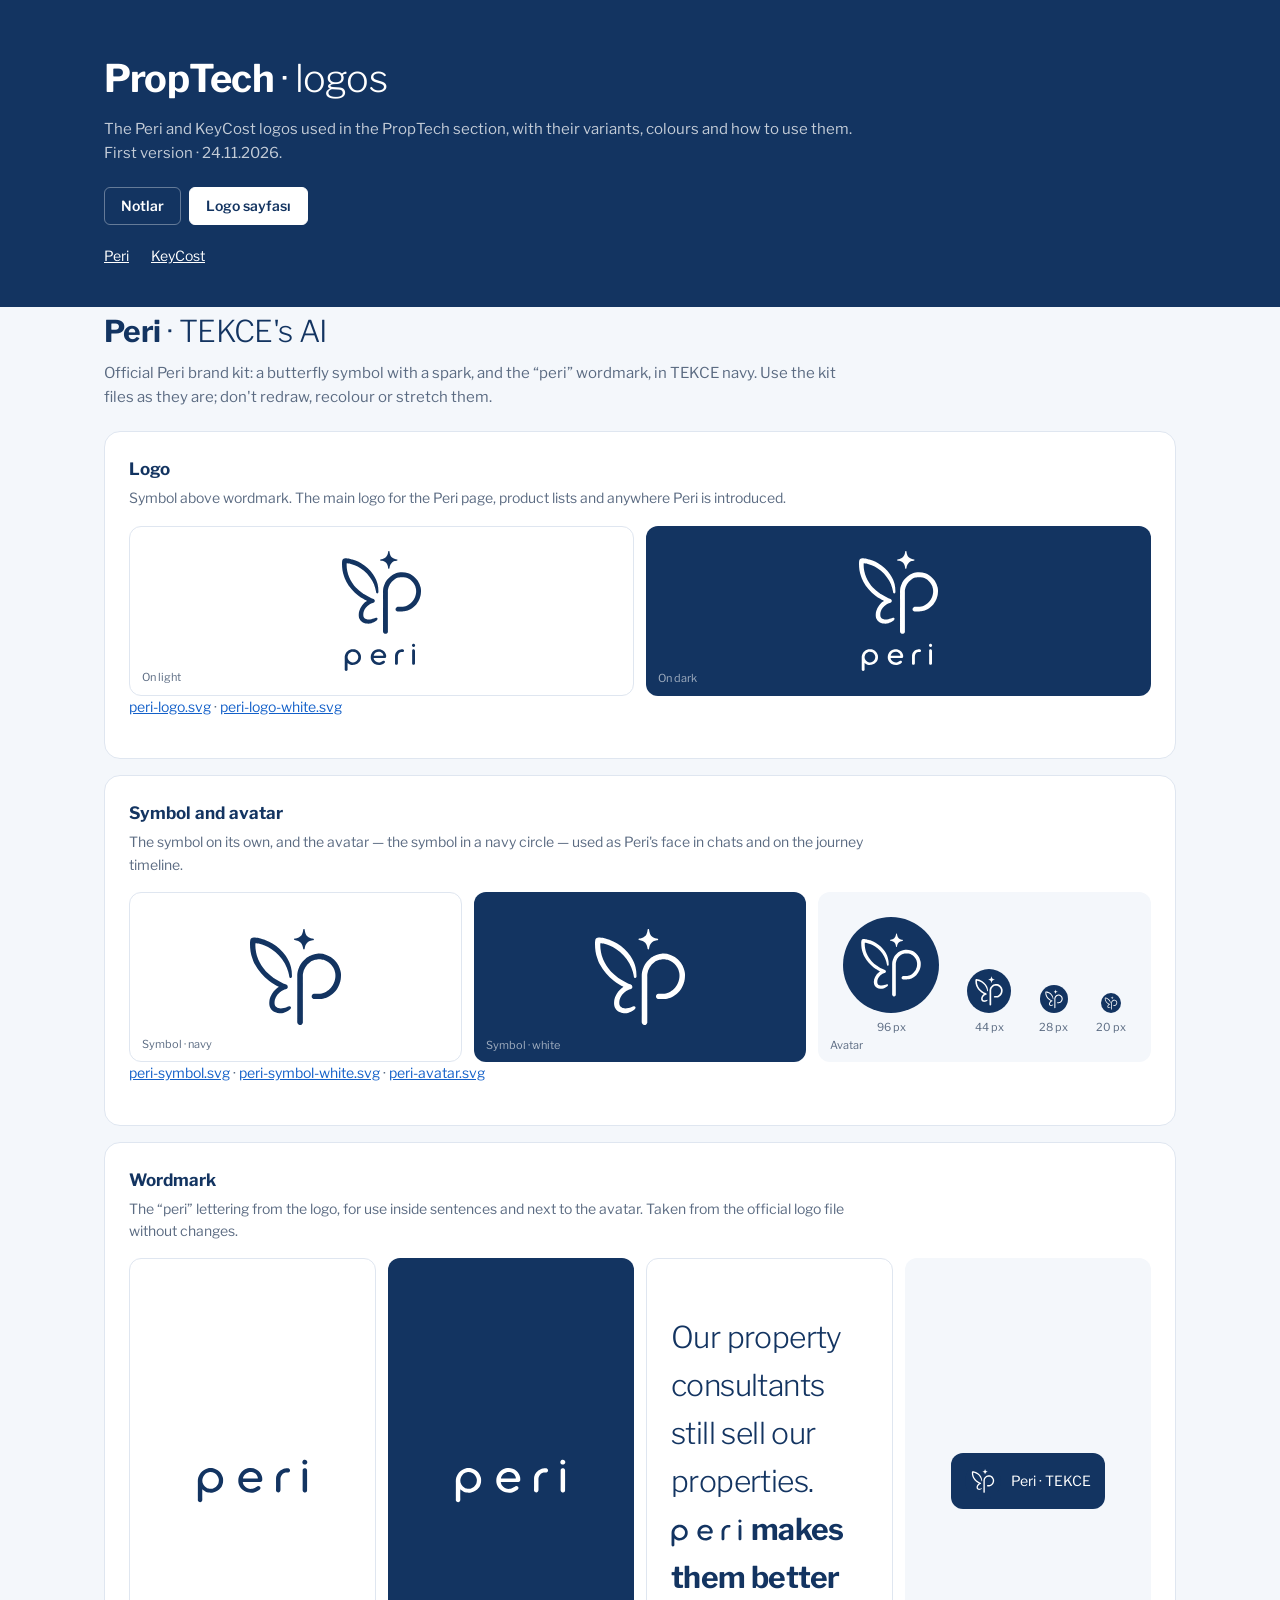
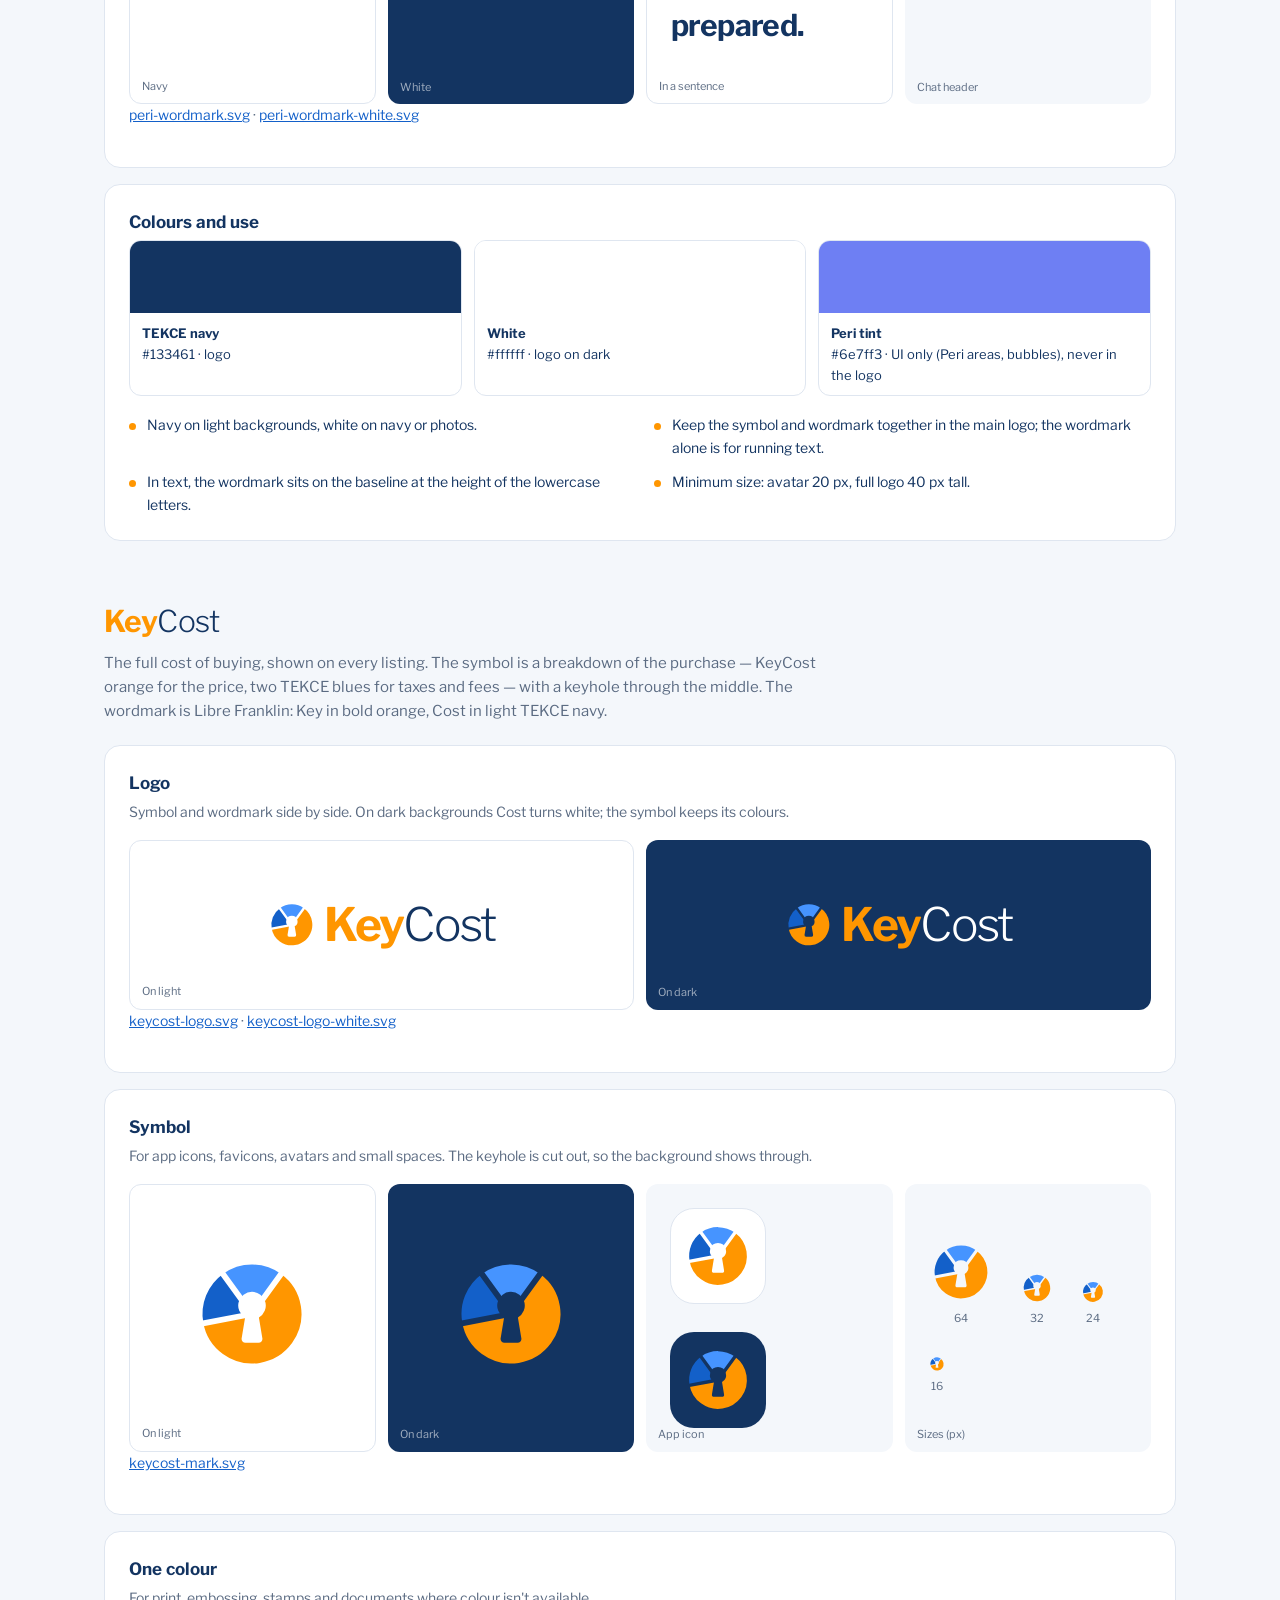
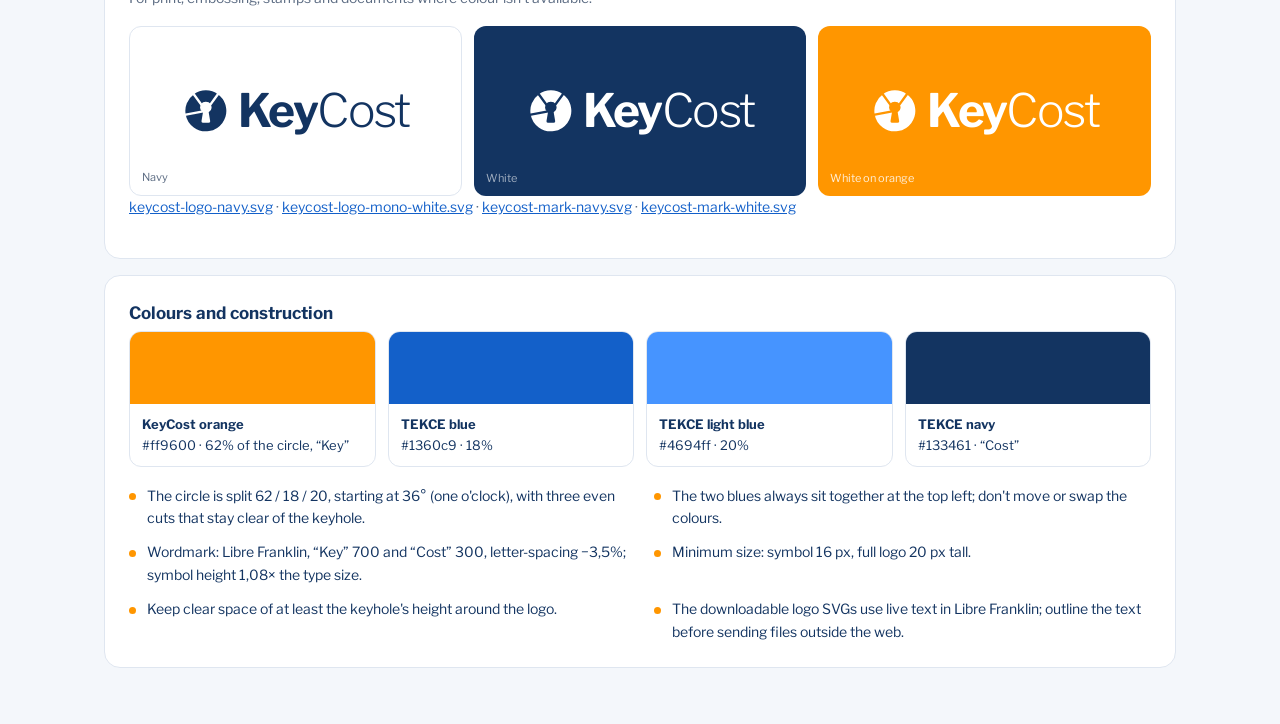
<file: brand/index.html>
<!doctype html>
<html lang="en">
<head>
<meta charset="utf-8">
<meta name="viewport" content="width=device-width, initial-scale=1">
<meta name="robots" content="noindex">
<title>PropTech logos</title>
<link rel="preconnect" href="https://fonts.googleapis.com">
<link href="https://fonts.googleapis.com/css2?family=Libre+Franklin:wght@300;400;600;700&display=swap" rel="stylesheet">
<style>
  :root { --navy: #133461; --ink-2: #5b6b82; --line: #dfe6f0; --pale: #f4f7fb; }
  * { box-sizing: border-box; }
  body { margin: 0; font-family: "Libre Franklin", Arial, sans-serif; color: var(--navy); background: var(--pale); font-size: 15px; line-height: 1.6; }
  .top { background: var(--navy); color: #fff; padding: 48px 0 40px; }
  .wrap { max-width: 1120px; margin: 0 auto; padding: 0 24px; }
  .top h1 { margin: 0 0 8px; font-size: 38px; font-weight: 300; letter-spacing: -.02em; }
  .top h1 b { font-weight: 700; }
  .top p { margin: 0; max-width: 760px; color: rgba(255,255,255,.75); }
  .top nav.jump { margin-top: 20px; display: flex; gap: 22px; font-size: 14px; }
  .top nav.jump a { color: #fff; }
  main { padding: 40px 0 96px; }
  .brand { margin-bottom: 56px; }
  .brand > h2 { margin: 0 0 6px; font-size: 30px; font-weight: 300; letter-spacing: -.02em; }
  .brand > h2 b { font-weight: 700; }
  .brand > p { margin: 0 0 22px; max-width: 760px; color: var(--ink-2); }
  .card { background: #fff; border: 1px solid var(--line); border-radius: 16px; padding: 24px; margin-bottom: 16px; }
  .card h3 { margin: 0 0 4px; font-size: 17px; }
  .card > p { margin: 0 0 16px; font-size: 14px; color: var(--ink-2); max-width: 760px; }
  .tiles { display: grid; grid-template-columns: repeat(auto-fit, minmax(240px, 1fr)); gap: 12px; }
  .tile { min-height: 170px; border-radius: 12px; display: grid; place-items: center; padding: 24px; position: relative; }
  .tile small { position: absolute; left: 12px; bottom: 8px; font-size: 11px; color: var(--ink-2); }
  .t-l { background: #fff; border: 1px solid var(--line); }
  .t-p { background: var(--pale); }
  .t-d { background: var(--navy); } .t-d small { color: rgba(255,255,255,.6); }
  .t-o { background: #ff9600; } .t-o small { color: rgba(255,255,255,.85); }
  .dl { margin: 12px 0 0; font-size: 12.5px; color: var(--ink-2); }
  .dl a { color: #1360c9; }
  .kcl { display: inline-flex; align-items: center; gap: .16em; line-height: 1; white-space: nowrap; letter-spacing: -.035em; }
  .kcl svg { width: 1.08em; height: 1.08em; flex: none; }
  .kcl b { font-weight: 700; } .kcl span span { font-weight: 300; }
  .sym svg { width: 120px; height: 120px; }
  .sizes { display: flex; align-items: flex-end; gap: 28px; flex-wrap: wrap; }
  .sizes span { display: grid; justify-items: center; gap: 6px; font-size: 11px; color: var(--ink-2); }
  .app { display: grid; place-items: center; width: 96px; height: 96px; border-radius: 24px; }
  .app svg { width: 70px; height: 70px; }
  .swatches { display: grid; grid-template-columns: repeat(auto-fit, minmax(160px, 1fr)); gap: 12px; }
  .sw { border-radius: 12px; overflow: hidden; border: 1px solid var(--line); background: #fff; font-size: 13px; }
  .sw i { display: block; height: 72px; }
  .sw div { padding: 10px 12px; } .sw b { display: block; }
  .rules { display: grid; grid-template-columns: 1fr 1fr; gap: 12px 28px; margin: 0; padding: 0; list-style: none; font-size: 14px; }
  .rules li { padding-left: 18px; position: relative; }
  .rules li::before { content: ""; position: absolute; left: 0; top: .6em; width: 7px; height: 7px; border-radius: 50%; background: #ff9600; }
  .peri-full { height: 120px; width: auto; }
  .peri-sym { height: 96px; width: auto; }
  .peri-wm { height: 44px; width: auto; }
  .peri-av { width: 96px; height: 96px; }
  .inline-demo { font-size: 30px; font-weight: 300; letter-spacing: -.02em; color: var(--navy); }
  .inline-demo b { font-weight: 700; }
  .inline-demo img { height: .94em; width: auto; vertical-align: -.22em; margin-right: .12em; }
  .chat-demo { display: flex; align-items: center; gap: 10px; padding: 10px 14px; border-radius: 12px; background: var(--navy); color: #fff; font-size: 14px; }
  .chat-demo img { width: 36px; height: 36px; }
  @media (max-width: 760px) { .rules { grid-template-columns: 1fr; } }
  .switch { display: flex; gap: 8px; margin-top: 22px; }
  .switch a { display: inline-flex; align-items: center; height: 38px; padding: 0 16px; border: 1px solid rgba(255,255,255,.35); border-radius: 6px; color: #fff; font-size: 14px; font-weight: 600; text-decoration: none; }
  .switch a:hover { background: rgba(255,255,255,.1); }
  .switch a[aria-current="page"] { background: #fff; color: #133461; border-color: #fff; }
</style>
</head>
<body>
<header class="top">
  <div class="wrap">
    <h1><b>PropTech</b> · logos</h1>
    <p>The Peri and KeyCost logos used in the PropTech section, with their variants, colours and how to use them. First version · 24.11.2026.</p>
    <nav class="switch" aria-label="Pages"><a href="../handoff/index.html">Notlar</a><a href="index.html" aria-current="page">Logo sayfası</a></nav>
    <nav class="jump"><a href="#peri">Peri</a><a href="#keycost">KeyCost</a></nav>
  </div>
</header>
<main class="wrap">

  <section class="brand" id="peri">
    <h2><b>Peri</b> · TEKCE's AI</h2>
    <p>Official Peri brand kit: a butterfly symbol with a spark, and the “peri” wordmark, in TEKCE navy. Use the kit files as they are; don't redraw, recolour or stretch them.</p>

    <div class="card">
      <h3>Logo</h3>
      <p>Symbol above wordmark. The main logo for the Peri page, product lists and anywhere Peri is introduced.</p>
      <div class="tiles">
        <div class="tile t-l"><img class="peri-full" src="../assets/img/peri-logo.svg" alt="Peri logo"><small>On light</small></div>
        <div class="tile t-d"><img class="peri-full" src="../assets/img/peri-logo-white.svg" alt="Peri logo, white"><small>On dark</small></div>
      </div>
      <p class="dl"><a href="../assets/img/peri-logo.svg" download>peri-logo.svg</a> · <a href="../assets/img/peri-logo-white.svg" download>peri-logo-white.svg</a></p>
    </div>

    <div class="card">
      <h3>Symbol and avatar</h3>
      <p>The symbol on its own, and the avatar — the symbol in a navy circle — used as Peri's face in chats and on the journey timeline.</p>
      <div class="tiles">
        <div class="tile t-l"><img class="peri-sym" src="../assets/img/peri-symbol.svg" alt="Peri symbol"><small>Symbol · navy</small></div>
        <div class="tile t-d"><img class="peri-sym" src="../assets/img/peri-symbol-white.svg" alt="Peri symbol, white"><small>Symbol · white</small></div>
        <div class="tile t-p"><span class="sizes"><span><img class="peri-av" src="../assets/img/peri-avatar.svg" alt="Peri avatar">96 px</span><span><img src="../assets/img/peri-avatar.svg" alt="" width="44" height="44">44 px</span><span><img src="../assets/img/peri-avatar.svg" alt="" width="28" height="28">28 px</span><span><img src="../assets/img/peri-avatar.svg" alt="" width="20" height="20">20 px</span></span><small>Avatar</small></div>
      </div>
      <p class="dl"><a href="../assets/img/peri-symbol.svg" download>peri-symbol.svg</a> · <a href="../assets/img/peri-symbol-white.svg" download>peri-symbol-white.svg</a> · <a href="../assets/img/peri-avatar.svg" download>peri-avatar.svg</a></p>
    </div>

    <div class="card">
      <h3>Wordmark</h3>
      <p>The “peri” lettering from the logo, for use inside sentences and next to the avatar. Taken from the official logo file without changes.</p>
      <div class="tiles">
        <div class="tile t-l"><img class="peri-wm" src="../assets/img/peri-wordmark.svg" alt="Peri wordmark"><small>Navy</small></div>
        <div class="tile t-d"><img class="peri-wm" src="../assets/img/peri-wordmark-white.svg" alt="Peri wordmark, white"><small>White</small></div>
        <div class="tile t-l"><p class="inline-demo">Our property consultants still sell our properties. <b><img src="../assets/img/peri-wordmark.svg" alt="Peri"> makes them better prepared.</b></p><small>In a sentence</small></div>
        <div class="tile t-p"><span class="chat-demo"><img src="../assets/img/peri-avatar.svg" alt="">Peri · TEKCE</span><small>Chat header</small></div>
      </div>
      <p class="dl"><a href="../assets/img/peri-wordmark.svg" download>peri-wordmark.svg</a> · <a href="../assets/img/peri-wordmark-white.svg" download>peri-wordmark-white.svg</a></p>
    </div>

    <div class="card">
      <h3>Colours and use</h3>
      <div class="swatches">
        <div class="sw"><i style="background:#133461"></i><div><b>TEKCE navy</b>#133461 · logo</div></div>
        <div class="sw"><i style="background:#fff"></i><div><b>White</b>#ffffff · logo on dark</div></div>
        <div class="sw"><i style="background:#6e7ff3"></i><div><b>Peri tint</b>#6e7ff3 · UI only (Peri areas, bubbles), never in the logo</div></div>
      </div>
      <ul class="rules" style="margin-top:18px">
        <li>Navy on light backgrounds, white on navy or photos.</li>
        <li>Keep the symbol and wordmark together in the main logo; the wordmark alone is for running text.</li>
        <li>In text, the wordmark sits on the baseline at the height of the lowercase letters.</li>
        <li>Minimum size: avatar 20 px, full logo 40 px tall.</li>
      </ul>
    </div>
  </section>

  <section class="brand" id="keycost">
    <h2><b style="color:#ff9600">Key</b>Cost</h2>
    <p>The full cost of buying, shown on every listing. The symbol is a breakdown of the purchase — KeyCost orange for the price, two TEKCE blues for taxes and fees — with a keyhole through the middle. The wordmark is Libre Franklin: Key in bold orange, Cost in light TEKCE navy.</p>

    <div class="card">
      <h3>Logo</h3>
      <p>Symbol and wordmark side by side. On dark backgrounds Cost turns white; the symbol keeps its colours.</p>
      <div class="tiles">
        <div class="tile t-l"><span class="kcl" style="font-size:46px"><svg viewBox="0 0 40 40" aria-hidden="true"><defs><mask id="a1" maskUnits="userSpaceOnUse" x="0" y="0" width="40" height="40"><rect width="40" height="40" fill="#fff"/><line x1="20" y1="20" x2="30.29" y2="5.84" stroke="#000" stroke-width="1.9" stroke-linecap="round"/><line x1="20" y1="20" x2="2.81" y2="23.28" stroke="#000" stroke-width="1.9" stroke-linecap="round"/><line x1="20" y1="20" x2="9.71" y2="5.84" stroke="#000" stroke-width="1.9" stroke-linecap="round"/><path d="M20 12.6a4.6 4.6 0 0 1 2.3 8.58l1.15 6.9a1.3 1.3 0 0 1-1.28 1.52h-4.34a1.3 1.3 0 0 1-1.28-1.52l1.15-6.9A4.6 4.6 0 0 1 20 12.6Z" fill="#000"/></mask></defs><g mask="url(#a1)"><circle cx="20" cy="20" r="8.25" fill="none" stroke="#ff9600" stroke-width="16.5" stroke-dasharray="32.138 51.836" transform="rotate(-54.0 20 20)"/><circle cx="20" cy="20" r="8.25" fill="none" stroke="#1360c9" stroke-width="16.5" stroke-dasharray="9.331 51.836" transform="rotate(169.2 20 20)"/><circle cx="20" cy="20" r="8.25" fill="none" stroke="#4694ff" stroke-width="16.5" stroke-dasharray="10.367 51.836" transform="rotate(234.0 20 20)"/></g></svg><span><b style="color:#ff9600">Key</b><span style="color:#133461">Cost</span></span></span><small>On light</small></div>
        <div class="tile t-d"><span class="kcl" style="font-size:46px"><svg viewBox="0 0 40 40" aria-hidden="true"><defs><mask id="a2" maskUnits="userSpaceOnUse" x="0" y="0" width="40" height="40"><rect width="40" height="40" fill="#fff"/><line x1="20" y1="20" x2="30.29" y2="5.84" stroke="#000" stroke-width="1.9" stroke-linecap="round"/><line x1="20" y1="20" x2="2.81" y2="23.28" stroke="#000" stroke-width="1.9" stroke-linecap="round"/><line x1="20" y1="20" x2="9.71" y2="5.84" stroke="#000" stroke-width="1.9" stroke-linecap="round"/><path d="M20 12.6a4.6 4.6 0 0 1 2.3 8.58l1.15 6.9a1.3 1.3 0 0 1-1.28 1.52h-4.34a1.3 1.3 0 0 1-1.28-1.52l1.15-6.9A4.6 4.6 0 0 1 20 12.6Z" fill="#000"/></mask></defs><g mask="url(#a2)"><circle cx="20" cy="20" r="8.25" fill="none" stroke="#ff9600" stroke-width="16.5" stroke-dasharray="32.138 51.836" transform="rotate(-54.0 20 20)"/><circle cx="20" cy="20" r="8.25" fill="none" stroke="#1360c9" stroke-width="16.5" stroke-dasharray="9.331 51.836" transform="rotate(169.2 20 20)"/><circle cx="20" cy="20" r="8.25" fill="none" stroke="#4694ff" stroke-width="16.5" stroke-dasharray="10.367 51.836" transform="rotate(234.0 20 20)"/></g></svg><span><b style="color:#ff9600">Key</b><span style="color:#fff">Cost</span></span></span><small>On dark</small></div>
      </div>
      <p class="dl"><a href="../assets/img/keycost-logo.svg" download>keycost-logo.svg</a> · <a href="../assets/img/keycost-logo-white.svg" download>keycost-logo-white.svg</a></p>
    </div>

    <div class="card">
      <h3>Symbol</h3>
      <p>For app icons, favicons, avatars and small spaces. The keyhole is cut out, so the background shows through.</p>
      <div class="tiles">
        <div class="tile t-l"><span class="sym"><svg viewBox="0 0 40 40" aria-hidden="true"><defs><mask id="b1" maskUnits="userSpaceOnUse" x="0" y="0" width="40" height="40"><rect width="40" height="40" fill="#fff"/><line x1="20" y1="20" x2="30.29" y2="5.84" stroke="#000" stroke-width="1.9" stroke-linecap="round"/><line x1="20" y1="20" x2="2.81" y2="23.28" stroke="#000" stroke-width="1.9" stroke-linecap="round"/><line x1="20" y1="20" x2="9.71" y2="5.84" stroke="#000" stroke-width="1.9" stroke-linecap="round"/><path d="M20 12.6a4.6 4.6 0 0 1 2.3 8.58l1.15 6.9a1.3 1.3 0 0 1-1.28 1.52h-4.34a1.3 1.3 0 0 1-1.28-1.52l1.15-6.9A4.6 4.6 0 0 1 20 12.6Z" fill="#000"/></mask></defs><g mask="url(#b1)"><circle cx="20" cy="20" r="8.25" fill="none" stroke="#ff9600" stroke-width="16.5" stroke-dasharray="32.138 51.836" transform="rotate(-54.0 20 20)"/><circle cx="20" cy="20" r="8.25" fill="none" stroke="#1360c9" stroke-width="16.5" stroke-dasharray="9.331 51.836" transform="rotate(169.2 20 20)"/><circle cx="20" cy="20" r="8.25" fill="none" stroke="#4694ff" stroke-width="16.5" stroke-dasharray="10.367 51.836" transform="rotate(234.0 20 20)"/></g></svg></span><small>On light</small></div>
        <div class="tile t-d"><span class="sym"><svg viewBox="0 0 40 40" aria-hidden="true"><defs><mask id="b2" maskUnits="userSpaceOnUse" x="0" y="0" width="40" height="40"><rect width="40" height="40" fill="#fff"/><line x1="20" y1="20" x2="30.29" y2="5.84" stroke="#000" stroke-width="1.9" stroke-linecap="round"/><line x1="20" y1="20" x2="2.81" y2="23.28" stroke="#000" stroke-width="1.9" stroke-linecap="round"/><line x1="20" y1="20" x2="9.71" y2="5.84" stroke="#000" stroke-width="1.9" stroke-linecap="round"/><path d="M20 12.6a4.6 4.6 0 0 1 2.3 8.58l1.15 6.9a1.3 1.3 0 0 1-1.28 1.52h-4.34a1.3 1.3 0 0 1-1.28-1.52l1.15-6.9A4.6 4.6 0 0 1 20 12.6Z" fill="#000"/></mask></defs><g mask="url(#b2)"><circle cx="20" cy="20" r="8.25" fill="none" stroke="#ff9600" stroke-width="16.5" stroke-dasharray="32.138 51.836" transform="rotate(-54.0 20 20)"/><circle cx="20" cy="20" r="8.25" fill="none" stroke="#1360c9" stroke-width="16.5" stroke-dasharray="9.331 51.836" transform="rotate(169.2 20 20)"/><circle cx="20" cy="20" r="8.25" fill="none" stroke="#4694ff" stroke-width="16.5" stroke-dasharray="10.367 51.836" transform="rotate(234.0 20 20)"/></g></svg></span><small>On dark</small></div>
        <div class="tile t-p"><span class="sizes"><span class="app" style="background:#fff;border:1px solid var(--line)"><svg viewBox="0 0 40 40" aria-hidden="true"><defs><mask id="b3" maskUnits="userSpaceOnUse" x="0" y="0" width="40" height="40"><rect width="40" height="40" fill="#fff"/><line x1="20" y1="20" x2="30.29" y2="5.84" stroke="#000" stroke-width="1.9" stroke-linecap="round"/><line x1="20" y1="20" x2="2.81" y2="23.28" stroke="#000" stroke-width="1.9" stroke-linecap="round"/><line x1="20" y1="20" x2="9.71" y2="5.84" stroke="#000" stroke-width="1.9" stroke-linecap="round"/><path d="M20 12.6a4.6 4.6 0 0 1 2.3 8.58l1.15 6.9a1.3 1.3 0 0 1-1.28 1.52h-4.34a1.3 1.3 0 0 1-1.28-1.52l1.15-6.9A4.6 4.6 0 0 1 20 12.6Z" fill="#000"/></mask></defs><g mask="url(#b3)"><circle cx="20" cy="20" r="8.25" fill="none" stroke="#ff9600" stroke-width="16.5" stroke-dasharray="32.138 51.836" transform="rotate(-54.0 20 20)"/><circle cx="20" cy="20" r="8.25" fill="none" stroke="#1360c9" stroke-width="16.5" stroke-dasharray="9.331 51.836" transform="rotate(169.2 20 20)"/><circle cx="20" cy="20" r="8.25" fill="none" stroke="#4694ff" stroke-width="16.5" stroke-dasharray="10.367 51.836" transform="rotate(234.0 20 20)"/></g></svg></span><span class="app" style="background:#133461"><svg viewBox="0 0 40 40" aria-hidden="true"><defs><mask id="b4" maskUnits="userSpaceOnUse" x="0" y="0" width="40" height="40"><rect width="40" height="40" fill="#fff"/><line x1="20" y1="20" x2="30.29" y2="5.84" stroke="#000" stroke-width="1.9" stroke-linecap="round"/><line x1="20" y1="20" x2="2.81" y2="23.28" stroke="#000" stroke-width="1.9" stroke-linecap="round"/><line x1="20" y1="20" x2="9.71" y2="5.84" stroke="#000" stroke-width="1.9" stroke-linecap="round"/><path d="M20 12.6a4.6 4.6 0 0 1 2.3 8.58l1.15 6.9a1.3 1.3 0 0 1-1.28 1.52h-4.34a1.3 1.3 0 0 1-1.28-1.52l1.15-6.9A4.6 4.6 0 0 1 20 12.6Z" fill="#000"/></mask></defs><g mask="url(#b4)"><circle cx="20" cy="20" r="8.25" fill="none" stroke="#ff9600" stroke-width="16.5" stroke-dasharray="32.138 51.836" transform="rotate(-54.0 20 20)"/><circle cx="20" cy="20" r="8.25" fill="none" stroke="#1360c9" stroke-width="16.5" stroke-dasharray="9.331 51.836" transform="rotate(169.2 20 20)"/><circle cx="20" cy="20" r="8.25" fill="none" stroke="#4694ff" stroke-width="16.5" stroke-dasharray="10.367 51.836" transform="rotate(234.0 20 20)"/></g></svg></span></span><small>App icon</small></div>
        <div class="tile t-p"><span class="sizes"><span><svg viewBox="0 0 40 40" width="64" height="64"><defs><mask id="b5" maskUnits="userSpaceOnUse" x="0" y="0" width="40" height="40"><rect width="40" height="40" fill="#fff"/><line x1="20" y1="20" x2="30.29" y2="5.84" stroke="#000" stroke-width="1.9" stroke-linecap="round"/><line x1="20" y1="20" x2="2.81" y2="23.28" stroke="#000" stroke-width="1.9" stroke-linecap="round"/><line x1="20" y1="20" x2="9.71" y2="5.84" stroke="#000" stroke-width="1.9" stroke-linecap="round"/><path d="M20 12.6a4.6 4.6 0 0 1 2.3 8.58l1.15 6.9a1.3 1.3 0 0 1-1.28 1.52h-4.34a1.3 1.3 0 0 1-1.28-1.52l1.15-6.9A4.6 4.6 0 0 1 20 12.6Z" fill="#000"/></mask></defs><g mask="url(#b5)"><circle cx="20" cy="20" r="8.25" fill="none" stroke="#ff9600" stroke-width="16.5" stroke-dasharray="32.138 51.836" transform="rotate(-54.0 20 20)"/><circle cx="20" cy="20" r="8.25" fill="none" stroke="#1360c9" stroke-width="16.5" stroke-dasharray="9.331 51.836" transform="rotate(169.2 20 20)"/><circle cx="20" cy="20" r="8.25" fill="none" stroke="#4694ff" stroke-width="16.5" stroke-dasharray="10.367 51.836" transform="rotate(234.0 20 20)"/></g></svg>64</span><span><svg viewBox="0 0 40 40" width="32" height="32"><defs><mask id="b6" maskUnits="userSpaceOnUse" x="0" y="0" width="40" height="40"><rect width="40" height="40" fill="#fff"/><line x1="20" y1="20" x2="30.29" y2="5.84" stroke="#000" stroke-width="1.9" stroke-linecap="round"/><line x1="20" y1="20" x2="2.81" y2="23.28" stroke="#000" stroke-width="1.9" stroke-linecap="round"/><line x1="20" y1="20" x2="9.71" y2="5.84" stroke="#000" stroke-width="1.9" stroke-linecap="round"/><path d="M20 12.6a4.6 4.6 0 0 1 2.3 8.58l1.15 6.9a1.3 1.3 0 0 1-1.28 1.52h-4.34a1.3 1.3 0 0 1-1.28-1.52l1.15-6.9A4.6 4.6 0 0 1 20 12.6Z" fill="#000"/></mask></defs><g mask="url(#b6)"><circle cx="20" cy="20" r="8.25" fill="none" stroke="#ff9600" stroke-width="16.5" stroke-dasharray="32.138 51.836" transform="rotate(-54.0 20 20)"/><circle cx="20" cy="20" r="8.25" fill="none" stroke="#1360c9" stroke-width="16.5" stroke-dasharray="9.331 51.836" transform="rotate(169.2 20 20)"/><circle cx="20" cy="20" r="8.25" fill="none" stroke="#4694ff" stroke-width="16.5" stroke-dasharray="10.367 51.836" transform="rotate(234.0 20 20)"/></g></svg>32</span><span><svg viewBox="0 0 40 40" width="24" height="24"><defs><mask id="b7" maskUnits="userSpaceOnUse" x="0" y="0" width="40" height="40"><rect width="40" height="40" fill="#fff"/><line x1="20" y1="20" x2="30.29" y2="5.84" stroke="#000" stroke-width="1.9" stroke-linecap="round"/><line x1="20" y1="20" x2="2.81" y2="23.28" stroke="#000" stroke-width="1.9" stroke-linecap="round"/><line x1="20" y1="20" x2="9.71" y2="5.84" stroke="#000" stroke-width="1.9" stroke-linecap="round"/><path d="M20 12.6a4.6 4.6 0 0 1 2.3 8.58l1.15 6.9a1.3 1.3 0 0 1-1.28 1.52h-4.34a1.3 1.3 0 0 1-1.28-1.52l1.15-6.9A4.6 4.6 0 0 1 20 12.6Z" fill="#000"/></mask></defs><g mask="url(#b7)"><circle cx="20" cy="20" r="8.25" fill="none" stroke="#ff9600" stroke-width="16.5" stroke-dasharray="32.138 51.836" transform="rotate(-54.0 20 20)"/><circle cx="20" cy="20" r="8.25" fill="none" stroke="#1360c9" stroke-width="16.5" stroke-dasharray="9.331 51.836" transform="rotate(169.2 20 20)"/><circle cx="20" cy="20" r="8.25" fill="none" stroke="#4694ff" stroke-width="16.5" stroke-dasharray="10.367 51.836" transform="rotate(234.0 20 20)"/></g></svg>24</span><span><svg viewBox="0 0 40 40" width="16" height="16"><defs><mask id="b8" maskUnits="userSpaceOnUse" x="0" y="0" width="40" height="40"><rect width="40" height="40" fill="#fff"/><line x1="20" y1="20" x2="30.29" y2="5.84" stroke="#000" stroke-width="1.9" stroke-linecap="round"/><line x1="20" y1="20" x2="2.81" y2="23.28" stroke="#000" stroke-width="1.9" stroke-linecap="round"/><line x1="20" y1="20" x2="9.71" y2="5.84" stroke="#000" stroke-width="1.9" stroke-linecap="round"/><path d="M20 12.6a4.6 4.6 0 0 1 2.3 8.58l1.15 6.9a1.3 1.3 0 0 1-1.28 1.52h-4.34a1.3 1.3 0 0 1-1.28-1.52l1.15-6.9A4.6 4.6 0 0 1 20 12.6Z" fill="#000"/></mask></defs><g mask="url(#b8)"><circle cx="20" cy="20" r="8.25" fill="none" stroke="#ff9600" stroke-width="16.5" stroke-dasharray="32.138 51.836" transform="rotate(-54.0 20 20)"/><circle cx="20" cy="20" r="8.25" fill="none" stroke="#1360c9" stroke-width="16.5" stroke-dasharray="9.331 51.836" transform="rotate(169.2 20 20)"/><circle cx="20" cy="20" r="8.25" fill="none" stroke="#4694ff" stroke-width="16.5" stroke-dasharray="10.367 51.836" transform="rotate(234.0 20 20)"/></g></svg>16</span></span><small>Sizes (px)</small></div>
      </div>
      <p class="dl"><a href="../assets/img/keycost-mark.svg" download>keycost-mark.svg</a></p>
    </div>

    <div class="card">
      <h3>One colour</h3>
      <p>For print, embossing, stamps and documents where colour isn't available.</p>
      <div class="tiles">
        <div class="tile t-l"><span class="kcl" style="font-size:46px"><svg viewBox="0 0 40 40" aria-hidden="true"><defs><mask id="c1" maskUnits="userSpaceOnUse" x="0" y="0" width="40" height="40"><rect width="40" height="40" fill="#fff"/><line x1="20" y1="20" x2="30.29" y2="5.84" stroke="#000" stroke-width="1.9" stroke-linecap="round"/><line x1="20" y1="20" x2="2.81" y2="23.28" stroke="#000" stroke-width="1.9" stroke-linecap="round"/><line x1="20" y1="20" x2="9.71" y2="5.84" stroke="#000" stroke-width="1.9" stroke-linecap="round"/><path d="M20 12.6a4.6 4.6 0 0 1 2.3 8.58l1.15 6.9a1.3 1.3 0 0 1-1.28 1.52h-4.34a1.3 1.3 0 0 1-1.28-1.52l1.15-6.9A4.6 4.6 0 0 1 20 12.6Z" fill="#000"/></mask></defs><g mask="url(#c1)"><circle cx="20" cy="20" r="8.25" fill="none" stroke="#133461" stroke-width="16.5" stroke-dasharray="32.138 51.836" transform="rotate(-54.0 20 20)"/><circle cx="20" cy="20" r="8.25" fill="none" stroke="#133461" stroke-width="16.5" stroke-dasharray="9.331 51.836" transform="rotate(169.2 20 20)"/><circle cx="20" cy="20" r="8.25" fill="none" stroke="#133461" stroke-width="16.5" stroke-dasharray="10.367 51.836" transform="rotate(234.0 20 20)"/></g></svg><span><b style="color:#133461">Key</b><span style="color:#133461">Cost</span></span></span><small>Navy</small></div>
        <div class="tile t-d"><span class="kcl" style="font-size:46px"><svg viewBox="0 0 40 40" aria-hidden="true"><defs><mask id="c2" maskUnits="userSpaceOnUse" x="0" y="0" width="40" height="40"><rect width="40" height="40" fill="#fff"/><line x1="20" y1="20" x2="30.29" y2="5.84" stroke="#000" stroke-width="1.9" stroke-linecap="round"/><line x1="20" y1="20" x2="2.81" y2="23.28" stroke="#000" stroke-width="1.9" stroke-linecap="round"/><line x1="20" y1="20" x2="9.71" y2="5.84" stroke="#000" stroke-width="1.9" stroke-linecap="round"/><path d="M20 12.6a4.6 4.6 0 0 1 2.3 8.58l1.15 6.9a1.3 1.3 0 0 1-1.28 1.52h-4.34a1.3 1.3 0 0 1-1.28-1.52l1.15-6.9A4.6 4.6 0 0 1 20 12.6Z" fill="#000"/></mask></defs><g mask="url(#c2)"><circle cx="20" cy="20" r="8.25" fill="none" stroke="#fff" stroke-width="16.5" stroke-dasharray="32.138 51.836" transform="rotate(-54.0 20 20)"/><circle cx="20" cy="20" r="8.25" fill="none" stroke="#fff" stroke-width="16.5" stroke-dasharray="9.331 51.836" transform="rotate(169.2 20 20)"/><circle cx="20" cy="20" r="8.25" fill="none" stroke="#fff" stroke-width="16.5" stroke-dasharray="10.367 51.836" transform="rotate(234.0 20 20)"/></g></svg><span><b style="color:#fff">Key</b><span style="color:#fff">Cost</span></span></span><small>White</small></div>
        <div class="tile t-o"><span class="kcl" style="font-size:46px"><svg viewBox="0 0 40 40" aria-hidden="true"><defs><mask id="c3" maskUnits="userSpaceOnUse" x="0" y="0" width="40" height="40"><rect width="40" height="40" fill="#fff"/><line x1="20" y1="20" x2="30.29" y2="5.84" stroke="#000" stroke-width="1.9" stroke-linecap="round"/><line x1="20" y1="20" x2="2.81" y2="23.28" stroke="#000" stroke-width="1.9" stroke-linecap="round"/><line x1="20" y1="20" x2="9.71" y2="5.84" stroke="#000" stroke-width="1.9" stroke-linecap="round"/><path d="M20 12.6a4.6 4.6 0 0 1 2.3 8.58l1.15 6.9a1.3 1.3 0 0 1-1.28 1.52h-4.34a1.3 1.3 0 0 1-1.28-1.52l1.15-6.9A4.6 4.6 0 0 1 20 12.6Z" fill="#000"/></mask></defs><g mask="url(#c3)"><circle cx="20" cy="20" r="8.25" fill="none" stroke="#fff" stroke-width="16.5" stroke-dasharray="32.138 51.836" transform="rotate(-54.0 20 20)"/><circle cx="20" cy="20" r="8.25" fill="none" stroke="#fff" stroke-width="16.5" stroke-dasharray="9.331 51.836" transform="rotate(169.2 20 20)"/><circle cx="20" cy="20" r="8.25" fill="none" stroke="#fff" stroke-width="16.5" stroke-dasharray="10.367 51.836" transform="rotate(234.0 20 20)"/></g></svg><span><b style="color:#fff">Key</b><span style="color:#fff">Cost</span></span></span><small>White on orange</small></div>
      </div>
      <p class="dl"><a href="../assets/img/keycost-logo-navy.svg" download>keycost-logo-navy.svg</a> · <a href="../assets/img/keycost-logo-mono-white.svg" download>keycost-logo-mono-white.svg</a> · <a href="../assets/img/keycost-mark-navy.svg" download>keycost-mark-navy.svg</a> · <a href="../assets/img/keycost-mark-white.svg" download>keycost-mark-white.svg</a></p>
    </div>

    <div class="card">
      <h3>Colours and construction</h3>
      <div class="swatches">
        <div class="sw"><i style="background:#ff9600"></i><div><b>KeyCost orange</b>#ff9600 · 62% of the circle, “Key”</div></div>
        <div class="sw"><i style="background:#1360c9"></i><div><b>TEKCE blue</b>#1360c9 · 18%</div></div>
        <div class="sw"><i style="background:#4694ff"></i><div><b>TEKCE light blue</b>#4694ff · 20%</div></div>
        <div class="sw"><i style="background:#133461"></i><div><b>TEKCE navy</b>#133461 · “Cost”</div></div>
      </div>
      <ul class="rules" style="margin-top:18px">
        <li>The circle is split 62 / 18 / 20, starting at 36° (one o'clock), with three even cuts that stay clear of the keyhole.</li>
        <li>The two blues always sit together at the top left; don't move or swap the colours.</li>
        <li>Wordmark: Libre Franklin, “Key” 700 and “Cost” 300, letter-spacing −3,5%; symbol height 1,08× the type size.</li>
        <li>Minimum size: symbol 16 px, full logo 20 px tall.</li>
        <li>Keep clear space of at least the keyhole's height around the logo.</li>
        <li>The downloadable logo SVGs use live text in Libre Franklin; outline the text before sending files outside the web.</li>
      </ul>
    </div>
  </section>
</main>
</body>
</html>
</file>
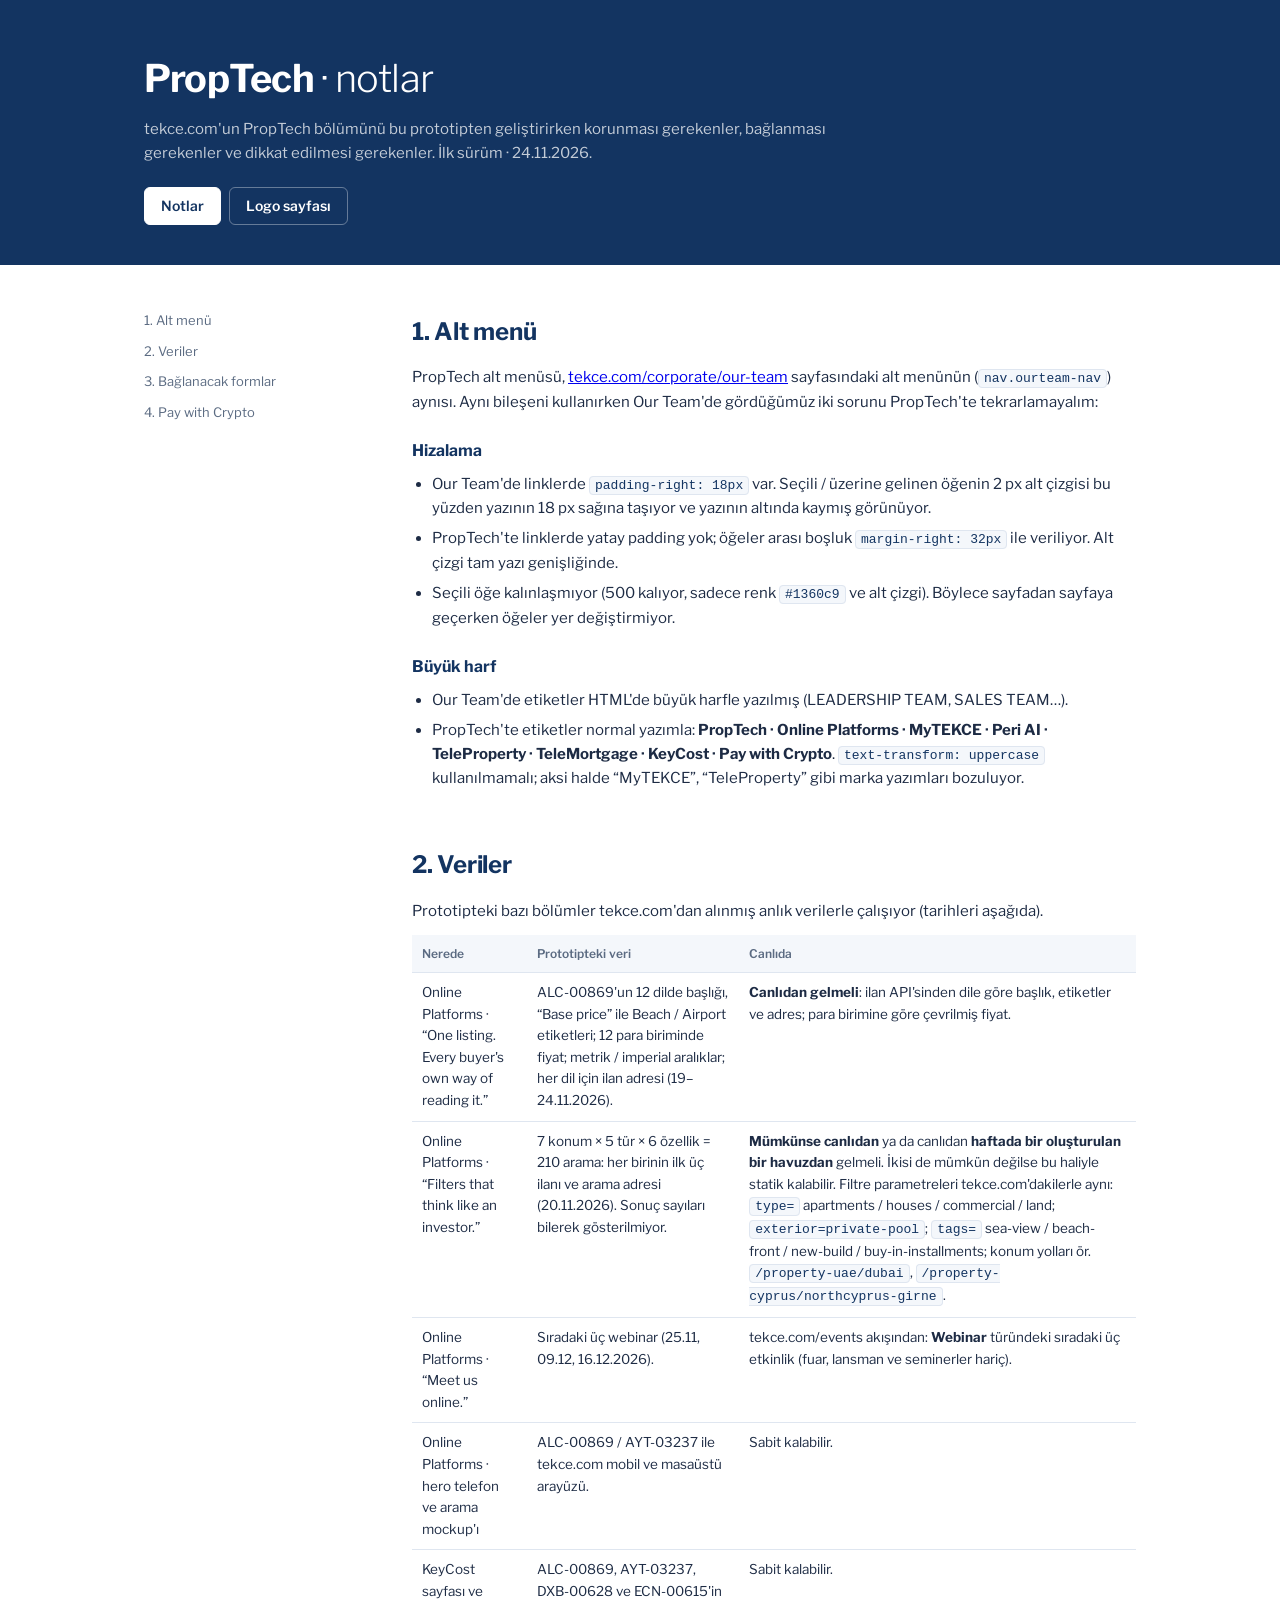
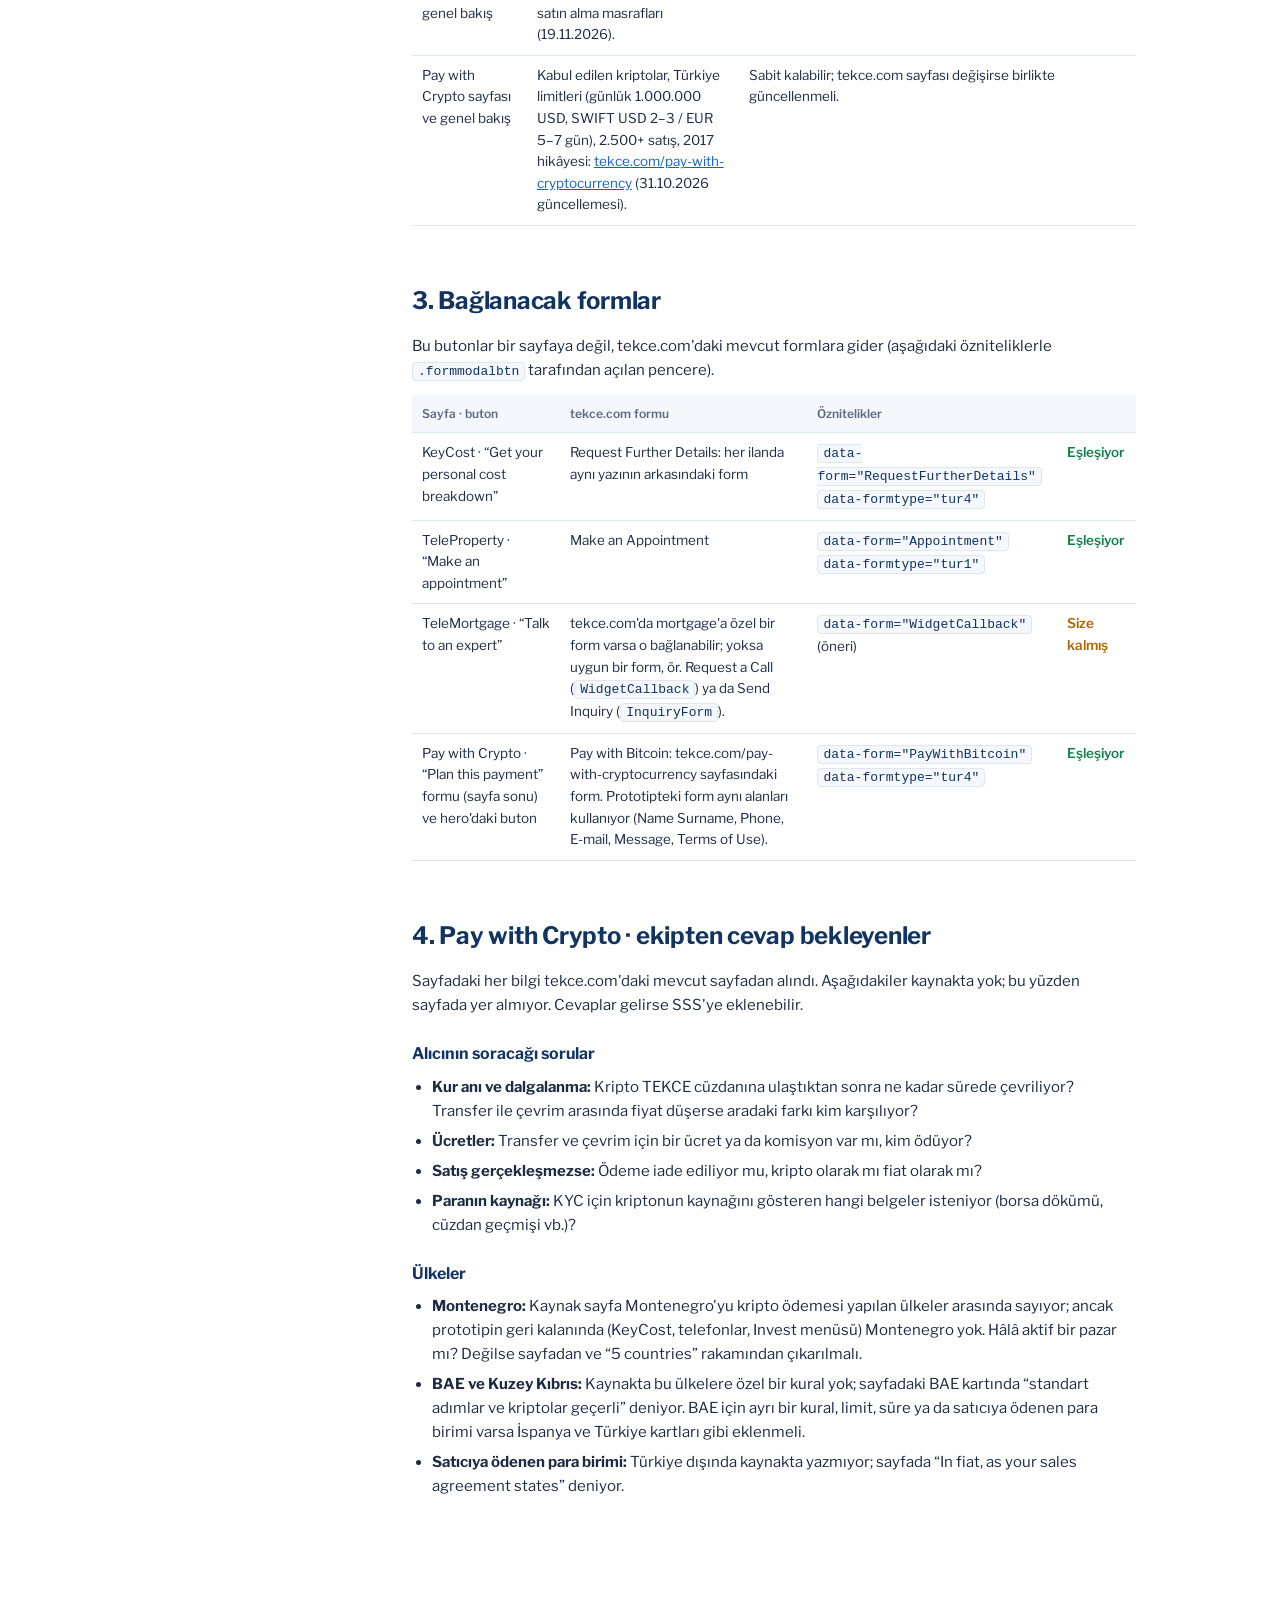
<file: handoff/index.html>
<!doctype html>
<html lang="tr">
<head>
<meta charset="utf-8">
<meta name="viewport" content="width=device-width, initial-scale=1">
<meta name="robots" content="noindex">
<title>PropTech notlar</title>
<link rel="preconnect" href="https://fonts.googleapis.com">
<link href="https://fonts.googleapis.com/css2?family=Libre+Franklin:wght@300;400;500;600;700&display=swap" rel="stylesheet">
<style>
  :root { --navy: #133461; --blue: #1360c9; --ink: #1d2b44; --ink-2: #5b6b82; --line: #dfe6f0; --pale: #f4f7fb; --warn: #b26300; --ok: #13814a; }
  * { box-sizing: border-box; }
  body { margin: 0; font-family: "Libre Franklin", Arial, sans-serif; color: var(--ink); background: #fff; font-size: 15px; line-height: 1.6; }
  .top { background: var(--navy); color: #fff; padding: 48px 0 40px; }
  .wrap { max-width: 1040px; margin: 0 auto; padding: 0 24px; }
  .top h1 { margin: 0 0 8px; font-size: 38px; font-weight: 300; letter-spacing: -.02em; }
  .top h1 b { font-weight: 700; }
  .top p { margin: 0; max-width: 720px; color: rgba(255,255,255,.75); }
  .layout { display: grid; grid-template-columns: 220px minmax(0, 1fr); gap: 48px; padding: 40px 24px 96px; max-width: 1040px; margin: 0 auto; }
  nav.toc { position: sticky; top: 24px; align-self: start; font-size: 13px; }
  nav.toc a { display: block; padding: 5px 0; color: var(--ink-2); text-decoration: none; }
  nav.toc a:hover { color: var(--blue); }
  section { padding-top: 8px; margin-bottom: 48px; }
  h2 { margin: 0 0 14px; font-size: 24px; color: var(--navy); letter-spacing: -.01em; }
  h3 { margin: 24px 0 8px; font-size: 16px; color: var(--navy); }
  p { margin: 0 0 12px; }
  ul { margin: 0 0 12px; padding-left: 20px; }
  li { margin-bottom: 6px; }
  code { font-family: Consolas, Menlo, monospace; font-size: 13px; background: var(--pale); border: 1px solid var(--line); border-radius: 4px; padding: 1px 5px; color: var(--navy); }
  table { width: 100%; border-collapse: collapse; margin: 8px 0 16px; font-size: 13.5px; }
  th, td { text-align: left; vertical-align: top; padding: 9px 10px; border-bottom: 1px solid var(--line); }
  th { font-size: 12px; font-weight: 600; color: var(--ink-2); background: var(--pale); }
  td a { color: var(--blue); word-break: break-all; }
  .note { border-left: 3px solid var(--blue); background: var(--pale); padding: 12px 16px; margin: 12px 0 16px; border-radius: 0 6px 6px 0; }
  .rule { display: grid; grid-template-columns: 26px 1fr; gap: 6px; margin-bottom: 10px; }
  .rule b { color: var(--navy); }
  .sw { display: inline-block; width: 14px; height: 14px; border-radius: 3px; vertical-align: -2px; margin-right: 6px; border: 1px solid rgba(0,0,0,.08); }
  .tag-ok { color: var(--ok); font-weight: 600; } .tag-warn { color: var(--warn); font-weight: 600; }
  @media (max-width: 860px) { .layout { grid-template-columns: 1fr; } nav.toc { position: static; } table { display: block; overflow-x: auto; } .layout > * { min-width: 0; } th, td { min-width: 140px; } }
  .switch { display: flex; gap: 8px; margin-top: 22px; }
  .switch a { display: inline-flex; align-items: center; height: 38px; padding: 0 16px; border: 1px solid rgba(255,255,255,.35); border-radius: 6px; color: #fff; font-size: 14px; font-weight: 600; text-decoration: none; }
  .switch a:hover { background: rgba(255,255,255,.1); }
  .switch a[aria-current="page"] { background: #fff; color: #133461; border-color: #fff; }
</style>
</head>
<body>
<header class="top">
  <div class="wrap">
    <h1><b>PropTech</b> · notlar</h1>
    <p>tekce.com'un PropTech bölümünü bu prototipten geliştirirken korunması gerekenler, bağlanması gerekenler ve dikkat edilmesi gerekenler. İlk sürüm · 24.11.2026.</p>
    <nav class="switch" aria-label="Sayfalar"><a href="index.html" aria-current="page">Notlar</a><a href="../brand/index.html">Logo sayfası</a></nav>
  </div>
</header>

<div class="layout">
  <nav class="toc" aria-label="İçindekiler">
    <a href="#submenu">1. Alt menü</a>
    <a href="#data">2. Veriler</a>
    <a href="#forms">3. Bağlanacak formlar</a>
    <a href="#crypto">4. Pay with Crypto</a>
  </nav>

  <main>


    <section id="submenu">
      <h2>1. Alt menü</h2>
      <p>PropTech alt menüsü, <a href="https://tekce.com/corporate/our-team" target="_blank" rel="noopener">tekce.com/corporate/our-team</a> sayfasındaki alt menünün (<code>nav.ourteam-nav</code>) aynısı. Aynı bileşeni kullanırken Our Team'de gördüğümüz iki sorunu PropTech'te tekrarlamayalım:</p>
      <h3>Hizalama</h3>
      <ul>
        <li>Our Team'de linklerde <code>padding-right: 18px</code> var. Seçili / üzerine gelinen öğenin 2 px alt çizgisi bu yüzden yazının 18 px sağına taşıyor ve yazının altında kaymış görünüyor.</li>
        <li>PropTech'te linklerde yatay padding yok; öğeler arası boşluk <code>margin-right: 32px</code> ile veriliyor. Alt çizgi tam yazı genişliğinde.</li>
        <li>Seçili öğe kalınlaşmıyor (500 kalıyor, sadece renk <code>#1360c9</code> ve alt çizgi). Böylece sayfadan sayfaya geçerken öğeler yer değiştirmiyor.</li>
      </ul>
      <h3>Büyük harf</h3>
      <ul>
        <li>Our Team'de etiketler HTML'de büyük harfle yazılmış (LEADERSHIP TEAM, SALES TEAM…).</li>
        <li>PropTech'te etiketler normal yazımla: <b>PropTech · Online Platforms · MyTEKCE · Peri AI · TeleProperty · TeleMortgage · KeyCost · Pay with Crypto</b>. <code>text-transform: uppercase</code> kullanılmamalı; aksi halde “MyTEKCE”, “TeleProperty” gibi marka yazımları bozuluyor.</li>
      </ul>
    </section>


    <section id="data">
      <h2>2. Veriler</h2>
      <p>Prototipteki bazı bölümler tekce.com'dan alınmış anlık verilerle çalışıyor (tarihleri aşağıda).</p>
      <table>
        <thead><tr><th>Nerede</th><th>Prototipteki veri</th><th>Canlıda</th></tr></thead>
        <tbody>
          <tr><td>Online Platforms · “One listing. Every buyer's own way of reading it.”</td><td>ALC-00869'un 12 dilde başlığı, “Base price” ile Beach / Airport etiketleri; 12 para biriminde fiyat; metrik / imperial aralıklar; her dil için ilan adresi (19–24.11.2026).</td><td><b>Canlıdan gelmeli</b>: ilan API'sinden dile göre başlık, etiketler ve adres; para birimine göre çevrilmiş fiyat.</td></tr>
          <tr><td>Online Platforms · “Filters that think like an investor.”</td><td>7 konum × 5 tür × 6 özellik = 210 arama: her birinin ilk üç ilanı ve arama adresi (20.11.2026). Sonuç sayıları bilerek gösterilmiyor.</td><td><b>Mümkünse canlıdan</b> ya da canlıdan <b>haftada bir oluşturulan bir havuzdan</b> gelmeli. İkisi de mümkün değilse bu haliyle statik kalabilir. Filtre parametreleri tekce.com'dakilerle aynı: <code>type=</code> apartments / houses / commercial / land; <code>exterior=private-pool</code>; <code>tags=</code> sea-view / beach-front / new-build / buy-in-installments; konum yolları ör. <code>/property-uae/dubai</code>, <code>/property-cyprus/northcyprus-girne</code>.</td></tr>
          <tr><td>Online Platforms · “Meet us online.”</td><td>Sıradaki üç webinar (25.11, 09.12, 16.12.2026).</td><td>tekce.com/events akışından: <b>Webinar</b> türündeki sıradaki üç etkinlik (fuar, lansman ve seminerler hariç).</td></tr>
          <tr><td>Online Platforms · hero telefon ve arama mockup'ı</td><td>ALC-00869 / AYT-03237 ile tekce.com mobil ve masaüstü arayüzü.</td><td>Sabit kalabilir.</td></tr>
          <tr><td>KeyCost sayfası ve genel bakış</td><td>ALC-00869, AYT-03237, DXB-00628 ve ECN-00615'in satın alma masrafları (19.11.2026).</td><td>Sabit kalabilir.</td></tr>
          <tr><td>Pay with Crypto sayfası ve genel bakış</td><td>Kabul edilen kriptolar, Türkiye limitleri (günlük 1.000.000 USD, SWIFT USD 2–3 / EUR 5–7 gün), 2.500+ satış, 2017 hikâyesi: <a href="https://tekce.com/pay-with-cryptocurrency" target="_blank" rel="noopener">tekce.com/pay-with-cryptocurrency</a> (31.10.2026 güncellemesi).</td><td>Sabit kalabilir; tekce.com sayfası değişirse birlikte güncellenmeli.</td></tr>
        </tbody>
      </table>
    </section>



    <section id="forms">
      <h2>3. Bağlanacak formlar</h2>
      <p>Bu butonlar bir sayfaya değil, tekce.com'daki mevcut formlara gider (aşağıdaki özniteliklerle <code>.formmodalbtn</code> tarafından açılan pencere).</p>
      <table>
        <thead><tr><th>Sayfa · buton</th><th>tekce.com formu</th><th>Öznitelikler</th><th></th></tr></thead>
        <tbody>
          <tr><td>KeyCost · “Get your personal cost breakdown”</td><td>Request Further Details: her ilanda aynı yazının arkasındaki form</td><td><code>data-form="RequestFurtherDetails"</code><br><code>data-formtype="tur4"</code></td><td class="tag-ok">Eşleşiyor</td></tr>
          <tr><td>TeleProperty · “Make an appointment”</td><td>Make an Appointment</td><td><code>data-form="Appointment"</code><br><code>data-formtype="tur1"</code></td><td class="tag-ok">Eşleşiyor</td></tr>
          <tr><td>TeleMortgage · “Talk to an expert”</td><td>tekce.com'da mortgage'a özel bir form varsa o bağlanabilir; yoksa uygun bir form, ör. Request a Call (<code>WidgetCallback</code>) ya da Send Inquiry (<code>InquiryForm</code>).</td><td><code>data-form="WidgetCallback"</code> (öneri)</td><td class="tag-warn">Size kalmış</td></tr>
          <tr><td>Pay with Crypto · “Plan this payment” formu (sayfa sonu) ve hero'daki buton</td><td>Pay with Bitcoin: tekce.com/pay-with-cryptocurrency sayfasındaki form. Prototipteki form aynı alanları kullanıyor (Name Surname, Phone, E-mail, Message, Terms of Use).</td><td><code>data-form="PayWithBitcoin"</code><br><code>data-formtype="tur4"</code></td><td class="tag-ok">Eşleşiyor</td></tr>
        </tbody>
      </table>
    </section>

    <section id="crypto">
      <h2>4. Pay with Crypto · ekipten cevap bekleyenler</h2>
      <p>Sayfadaki her bilgi tekce.com'daki mevcut sayfadan alındı. Aşağıdakiler kaynakta yok; bu yüzden sayfada yer almıyor. Cevaplar gelirse SSS'ye eklenebilir.</p>
      <h3>Alıcının soracağı sorular</h3>
      <ul>
        <li><b>Kur anı ve dalgalanma:</b> Kripto TEKCE cüzdanına ulaştıktan sonra ne kadar sürede çevriliyor? Transfer ile çevrim arasında fiyat düşerse aradaki farkı kim karşılıyor?</li>
        <li><b>Ücretler:</b> Transfer ve çevrim için bir ücret ya da komisyon var mı, kim ödüyor?</li>
        <li><b>Satış gerçekleşmezse:</b> Ödeme iade ediliyor mu, kripto olarak mı fiat olarak mı?</li>
        <li><b>Paranın kaynağı:</b> KYC için kriptonun kaynağını gösteren hangi belgeler isteniyor (borsa dökümü, cüzdan geçmişi vb.)?</li>
      </ul>
      <h3>Ülkeler</h3>
      <ul>
        <li><b>Montenegro:</b> Kaynak sayfa Montenegro'yu kripto ödemesi yapılan ülkeler arasında sayıyor; ancak prototipin geri kalanında (KeyCost, telefonlar, Invest menüsü) Montenegro yok. Hâlâ aktif bir pazar mı? Değilse sayfadan ve “5 countries” rakamından çıkarılmalı.</li>
        <li><b>BAE ve Kuzey Kıbrıs:</b> Kaynakta bu ülkelere özel bir kural yok; sayfadaki BAE kartında “standart adımlar ve kriptolar geçerli” deniyor. BAE için ayrı bir kural, limit, süre ya da satıcıya ödenen para birimi varsa İspanya ve Türkiye kartları gibi eklenmeli.</li>
        <li><b>Satıcıya ödenen para birimi:</b> Türkiye dışında kaynakta yazmıyor; sayfada “In fiat, as your sales agreement states” deniyor.</li>
      </ul>
    </section>



  </main>
</div>
</body>
</html>
</file>
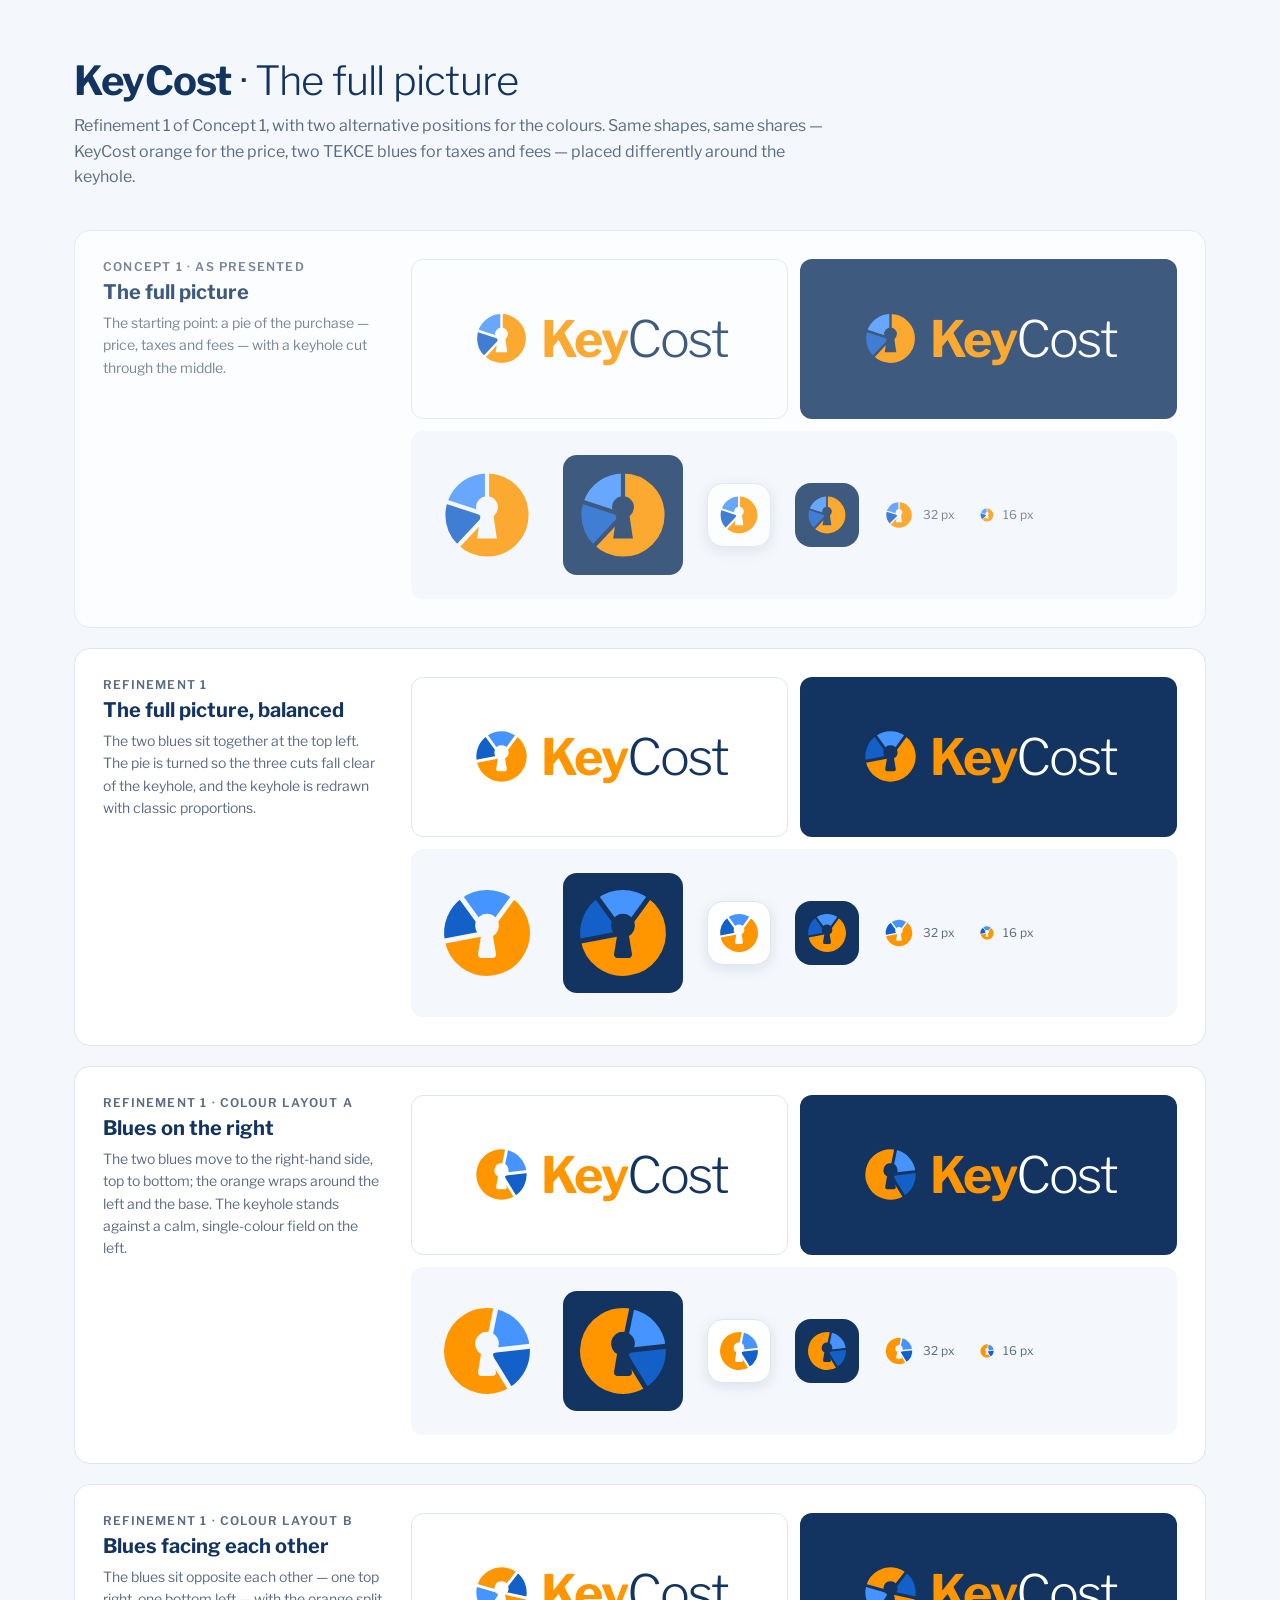
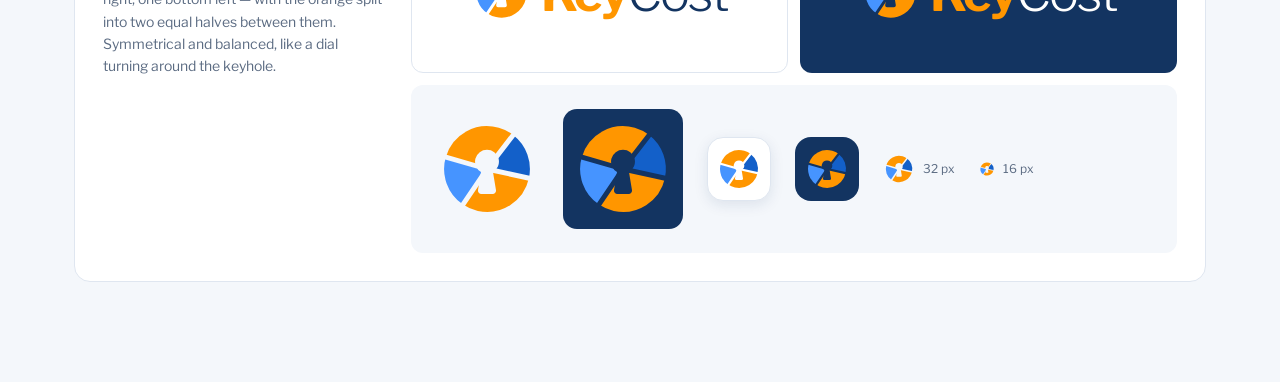
<file: concepts/keycost-logo/index.html>
<!doctype html>
<html lang="en">
<head>
<meta charset="utf-8">
<meta name="viewport" content="width=device-width, initial-scale=1">
<meta name="robots" content="noindex">
<title>KeyCost logo: The full picture</title>
<link rel="preconnect" href="https://fonts.googleapis.com">
<link href="https://fonts.googleapis.com/css2?family=Libre+Franklin:wght@300;400;600;700;800&display=swap" rel="stylesheet">
<style>
  :root { --navy: #133461; --ink-2: #5b6b82; --line: #dfe6f0; }
  * { box-sizing: border-box; }
  body { margin: 0; font-family: "Libre Franklin", Arial, sans-serif; color: var(--navy); background: #f4f7fb; }
  .wrap { max-width: 1180px; margin: 0 auto; padding: 56px 24px 80px; }
  h1 { margin: 0 0 8px; font-size: 40px; font-weight: 300; letter-spacing: -.02em; }
  h1 b { font-weight: 700; }
  .intro { margin: 0 0 40px; max-width: 760px; font-size: 16px; line-height: 1.6; color: var(--ink-2); }
  .opt { background: #fff; border: 1px solid var(--line); border-radius: 16px; padding: 28px; margin-bottom: 20px; display: grid; grid-template-columns: 280px 1fr; gap: 28px; }
  .opt--base { opacity: .8; }
  .opt h2 { margin: 0 0 8px; font-size: 20px; }
  .opt h2 small { display: block; font-size: 12px; font-weight: 600; letter-spacing: .1em; text-transform: uppercase; color: var(--ink-2); margin-bottom: 6px; }
  .opt p { margin: 0; font-size: 14px; line-height: 1.6; color: var(--ink-2); }
  .stage { display: grid; grid-template-columns: 1fr 1fr; gap: 12px; }
  .stage > div { min-height: 160px; border-radius: 12px; display: grid; place-items: center; padding: 24px; }
  .light { background: #fff; border: 1px solid var(--line); }
  .dark { background: var(--navy); }
  .small { grid-column: 1 / -1; min-height: 0 !important; display: flex !important; align-items: center; gap: 24px; justify-content: flex-start !important; background: #f4f7fb; font-size: 12px; color: var(--ink-2); flex-wrap: wrap; }
  .small > span { display: inline-flex; align-items: center; gap: 8px; }
  .hero-d { background: var(--navy); border-radius: 14px; padding: 8px; }
  .lockup { display: inline-flex; align-items: center; gap: .18em; font-size: 50px; line-height: 1; white-space: nowrap; }
  .wm { letter-spacing: -.035em; }
  .wm b { font-weight: 700; } .wm span { font-weight: 300; }
  .mk { width: 1.22em; height: 1.22em; flex: none; }
  .hero { width: 104px; height: 104px; }
  .app { display: grid !important; place-items: center; width: 64px; height: 64px; border-radius: 16px; }
  .app .in { width: 46px; height: 46px; }
  .app--l { background: #fff; border: 1px solid var(--line); box-shadow: 0 4px 14px rgba(19,52,97,.1); }
  .app--d { background: var(--navy); }
  .ico { width: 32px; height: 32px; }
  .ico--16 { width: 16px; height: 16px; }
  @media (max-width: 860px) { .opt { grid-template-columns: 1fr; } .stage { grid-template-columns: 1fr; } .lockup { font-size: 40px; } }
</style>
</head>
<body>
<div class="wrap">
  <h1><b>KeyCost</b> · The full picture</h1>
  <p class="intro">Refinement 1 of Concept 1, with two alternative positions for the colours. Same shapes, same shares — KeyCost orange for the price, two TEKCE blues for taxes and fees — placed differently around the keyhole.</p>
  
  <section class="opt opt--base">
    <div><h2><small>Concept 1 · as presented</small>The full picture</h2><p>The starting point: a pie of the purchase — price, taxes and fees — with a keyhole cut through the middle.</p></div>
    <div class="stage">
      <div class="light"><span class="lockup"><svg class="mk" viewBox="0 0 40 40" aria-hidden="true"><defs><mask id="k0a" maskUnits="userSpaceOnUse" x="0" y="0" width="40" height="40"><rect width="40" height="40" fill="#fff"/><line x1="20" y1="20" x2="20.00" y2="3.00" stroke="#000" stroke-width="1.6"/><line x1="20" y1="20" x2="8.36" y2="32.39" stroke="#000" stroke-width="1.6"/><line x1="20" y1="20" x2="3.83" y2="14.75" stroke="#000" stroke-width="1.6"/><circle cx="20" cy="17" r="4.2" fill="#000"/><path d="M17.6 19.5h4.8l1.4 9.5h-7.6z" fill="#000"/></mask></defs><g mask="url(#k0a)"><circle cx="20" cy="20" r="8" fill="none" stroke="#ff9600" stroke-width="16" stroke-dasharray="31.16 50.27" stroke-dashoffset="0.00" transform="rotate(-90 20 20)"/><circle cx="20" cy="20" r="8" fill="none" stroke="#1360c9" stroke-width="16" stroke-dasharray="9.05 50.27" stroke-dashoffset="-31.16" transform="rotate(-90 20 20)"/><circle cx="20" cy="20" r="8" fill="none" stroke="#4694ff" stroke-width="16" stroke-dasharray="10.05 50.27" stroke-dashoffset="-40.21" transform="rotate(-90 20 20)"/></g></svg><span class="wm"><b style="color:#ff9600">Key</b><span style="color:#133461">Cost</span></span></span></div>
      <div class="dark"><span class="lockup"><svg class="mk" viewBox="0 0 40 40" aria-hidden="true"><defs><mask id="k0b" maskUnits="userSpaceOnUse" x="0" y="0" width="40" height="40"><rect width="40" height="40" fill="#fff"/><line x1="20" y1="20" x2="20.00" y2="3.00" stroke="#000" stroke-width="1.6"/><line x1="20" y1="20" x2="8.36" y2="32.39" stroke="#000" stroke-width="1.6"/><line x1="20" y1="20" x2="3.83" y2="14.75" stroke="#000" stroke-width="1.6"/><circle cx="20" cy="17" r="4.2" fill="#000"/><path d="M17.6 19.5h4.8l1.4 9.5h-7.6z" fill="#000"/></mask></defs><g mask="url(#k0b)"><circle cx="20" cy="20" r="8" fill="none" stroke="#ff9600" stroke-width="16" stroke-dasharray="31.16 50.27" stroke-dashoffset="0.00" transform="rotate(-90 20 20)"/><circle cx="20" cy="20" r="8" fill="none" stroke="#1360c9" stroke-width="16" stroke-dasharray="9.05 50.27" stroke-dashoffset="-31.16" transform="rotate(-90 20 20)"/><circle cx="20" cy="20" r="8" fill="none" stroke="#4694ff" stroke-width="16" stroke-dasharray="10.05 50.27" stroke-dashoffset="-40.21" transform="rotate(-90 20 20)"/></g></svg><span class="wm"><b style="color:#ff9600">Key</b><span style="color:#fff">Cost</span></span></span></div>
      <div class="small">
        <span><svg class="hero" viewBox="0 0 40 40" aria-hidden="true"><defs><mask id="k0c" maskUnits="userSpaceOnUse" x="0" y="0" width="40" height="40"><rect width="40" height="40" fill="#fff"/><line x1="20" y1="20" x2="20.00" y2="3.00" stroke="#000" stroke-width="1.6"/><line x1="20" y1="20" x2="8.36" y2="32.39" stroke="#000" stroke-width="1.6"/><line x1="20" y1="20" x2="3.83" y2="14.75" stroke="#000" stroke-width="1.6"/><circle cx="20" cy="17" r="4.2" fill="#000"/><path d="M17.6 19.5h4.8l1.4 9.5h-7.6z" fill="#000"/></mask></defs><g mask="url(#k0c)"><circle cx="20" cy="20" r="8" fill="none" stroke="#ff9600" stroke-width="16" stroke-dasharray="31.16 50.27" stroke-dashoffset="0.00" transform="rotate(-90 20 20)"/><circle cx="20" cy="20" r="8" fill="none" stroke="#1360c9" stroke-width="16" stroke-dasharray="9.05 50.27" stroke-dashoffset="-31.16" transform="rotate(-90 20 20)"/><circle cx="20" cy="20" r="8" fill="none" stroke="#4694ff" stroke-width="16" stroke-dasharray="10.05 50.27" stroke-dashoffset="-40.21" transform="rotate(-90 20 20)"/></g></svg></span>
        <span class="hero-d"><svg class="hero" viewBox="0 0 40 40" aria-hidden="true"><defs><mask id="k0h" maskUnits="userSpaceOnUse" x="0" y="0" width="40" height="40"><rect width="40" height="40" fill="#fff"/><line x1="20" y1="20" x2="20.00" y2="3.00" stroke="#000" stroke-width="1.6"/><line x1="20" y1="20" x2="8.36" y2="32.39" stroke="#000" stroke-width="1.6"/><line x1="20" y1="20" x2="3.83" y2="14.75" stroke="#000" stroke-width="1.6"/><circle cx="20" cy="17" r="4.2" fill="#000"/><path d="M17.6 19.5h4.8l1.4 9.5h-7.6z" fill="#000"/></mask></defs><g mask="url(#k0h)"><circle cx="20" cy="20" r="8" fill="none" stroke="#ff9600" stroke-width="16" stroke-dasharray="31.16 50.27" stroke-dashoffset="0.00" transform="rotate(-90 20 20)"/><circle cx="20" cy="20" r="8" fill="none" stroke="#1360c9" stroke-width="16" stroke-dasharray="9.05 50.27" stroke-dashoffset="-31.16" transform="rotate(-90 20 20)"/><circle cx="20" cy="20" r="8" fill="none" stroke="#4694ff" stroke-width="16" stroke-dasharray="10.05 50.27" stroke-dashoffset="-40.21" transform="rotate(-90 20 20)"/></g></svg></span>
        <span class="app app--l"><svg class="in" viewBox="0 0 40 40" aria-hidden="true"><defs><mask id="k0d" maskUnits="userSpaceOnUse" x="0" y="0" width="40" height="40"><rect width="40" height="40" fill="#fff"/><line x1="20" y1="20" x2="20.00" y2="3.00" stroke="#000" stroke-width="1.6"/><line x1="20" y1="20" x2="8.36" y2="32.39" stroke="#000" stroke-width="1.6"/><line x1="20" y1="20" x2="3.83" y2="14.75" stroke="#000" stroke-width="1.6"/><circle cx="20" cy="17" r="4.2" fill="#000"/><path d="M17.6 19.5h4.8l1.4 9.5h-7.6z" fill="#000"/></mask></defs><g mask="url(#k0d)"><circle cx="20" cy="20" r="8" fill="none" stroke="#ff9600" stroke-width="16" stroke-dasharray="31.16 50.27" stroke-dashoffset="0.00" transform="rotate(-90 20 20)"/><circle cx="20" cy="20" r="8" fill="none" stroke="#1360c9" stroke-width="16" stroke-dasharray="9.05 50.27" stroke-dashoffset="-31.16" transform="rotate(-90 20 20)"/><circle cx="20" cy="20" r="8" fill="none" stroke="#4694ff" stroke-width="16" stroke-dasharray="10.05 50.27" stroke-dashoffset="-40.21" transform="rotate(-90 20 20)"/></g></svg></span>
        <span class="app app--d"><svg class="in" viewBox="0 0 40 40" aria-hidden="true"><defs><mask id="k0e" maskUnits="userSpaceOnUse" x="0" y="0" width="40" height="40"><rect width="40" height="40" fill="#fff"/><line x1="20" y1="20" x2="20.00" y2="3.00" stroke="#000" stroke-width="1.6"/><line x1="20" y1="20" x2="8.36" y2="32.39" stroke="#000" stroke-width="1.6"/><line x1="20" y1="20" x2="3.83" y2="14.75" stroke="#000" stroke-width="1.6"/><circle cx="20" cy="17" r="4.2" fill="#000"/><path d="M17.6 19.5h4.8l1.4 9.5h-7.6z" fill="#000"/></mask></defs><g mask="url(#k0e)"><circle cx="20" cy="20" r="8" fill="none" stroke="#ff9600" stroke-width="16" stroke-dasharray="31.16 50.27" stroke-dashoffset="0.00" transform="rotate(-90 20 20)"/><circle cx="20" cy="20" r="8" fill="none" stroke="#1360c9" stroke-width="16" stroke-dasharray="9.05 50.27" stroke-dashoffset="-31.16" transform="rotate(-90 20 20)"/><circle cx="20" cy="20" r="8" fill="none" stroke="#4694ff" stroke-width="16" stroke-dasharray="10.05 50.27" stroke-dashoffset="-40.21" transform="rotate(-90 20 20)"/></g></svg></span>
        <span><svg class="ico" viewBox="0 0 40 40" aria-hidden="true"><defs><mask id="k0f" maskUnits="userSpaceOnUse" x="0" y="0" width="40" height="40"><rect width="40" height="40" fill="#fff"/><line x1="20" y1="20" x2="20.00" y2="3.00" stroke="#000" stroke-width="1.6"/><line x1="20" y1="20" x2="8.36" y2="32.39" stroke="#000" stroke-width="1.6"/><line x1="20" y1="20" x2="3.83" y2="14.75" stroke="#000" stroke-width="1.6"/><circle cx="20" cy="17" r="4.2" fill="#000"/><path d="M17.6 19.5h4.8l1.4 9.5h-7.6z" fill="#000"/></mask></defs><g mask="url(#k0f)"><circle cx="20" cy="20" r="8" fill="none" stroke="#ff9600" stroke-width="16" stroke-dasharray="31.16 50.27" stroke-dashoffset="0.00" transform="rotate(-90 20 20)"/><circle cx="20" cy="20" r="8" fill="none" stroke="#1360c9" stroke-width="16" stroke-dasharray="9.05 50.27" stroke-dashoffset="-31.16" transform="rotate(-90 20 20)"/><circle cx="20" cy="20" r="8" fill="none" stroke="#4694ff" stroke-width="16" stroke-dasharray="10.05 50.27" stroke-dashoffset="-40.21" transform="rotate(-90 20 20)"/></g></svg>32 px</span>
        <span><svg class="ico ico--16" viewBox="0 0 40 40" aria-hidden="true"><defs><mask id="k0g" maskUnits="userSpaceOnUse" x="0" y="0" width="40" height="40"><rect width="40" height="40" fill="#fff"/><line x1="20" y1="20" x2="20.00" y2="3.00" stroke="#000" stroke-width="1.6"/><line x1="20" y1="20" x2="8.36" y2="32.39" stroke="#000" stroke-width="1.6"/><line x1="20" y1="20" x2="3.83" y2="14.75" stroke="#000" stroke-width="1.6"/><circle cx="20" cy="17" r="4.2" fill="#000"/><path d="M17.6 19.5h4.8l1.4 9.5h-7.6z" fill="#000"/></mask></defs><g mask="url(#k0g)"><circle cx="20" cy="20" r="8" fill="none" stroke="#ff9600" stroke-width="16" stroke-dasharray="31.16 50.27" stroke-dashoffset="0.00" transform="rotate(-90 20 20)"/><circle cx="20" cy="20" r="8" fill="none" stroke="#1360c9" stroke-width="16" stroke-dasharray="9.05 50.27" stroke-dashoffset="-31.16" transform="rotate(-90 20 20)"/><circle cx="20" cy="20" r="8" fill="none" stroke="#4694ff" stroke-width="16" stroke-dasharray="10.05 50.27" stroke-dashoffset="-40.21" transform="rotate(-90 20 20)"/></g></svg>16 px</span>
      </div>
    </div>
  </section>
  <section class="opt">
    <div><h2><small>Refinement 1</small>The full picture, balanced</h2><p>The two blues sit together at the top left. The pie is turned so the three cuts fall clear of the keyhole, and the keyhole is redrawn with classic proportions.</p></div>
    <div class="stage">
      <div class="light"><span class="lockup"><svg class="mk" viewBox="0 0 40 40" aria-hidden="true"><defs><mask id="k1a" maskUnits="userSpaceOnUse" x="0" y="0" width="40" height="40"><rect width="40" height="40" fill="#fff"/><line x1="20" y1="20" x2="30.29" y2="5.84" stroke="#000" stroke-width="1.9" stroke-linecap="round"/><line x1="20" y1="20" x2="2.81" y2="23.28" stroke="#000" stroke-width="1.9" stroke-linecap="round"/><line x1="20" y1="20" x2="9.71" y2="5.84" stroke="#000" stroke-width="1.9" stroke-linecap="round"/><path d="M20 12.6a4.6 4.6 0 0 1 2.3 8.58l1.15 6.9a1.3 1.3 0 0 1-1.28 1.52h-4.34a1.3 1.3 0 0 1-1.28-1.52l1.15-6.9A4.6 4.6 0 0 1 20 12.6Z" fill="#000"/></mask></defs><g mask="url(#k1a)"><circle cx="20" cy="20" r="8.25" fill="none" stroke="#ff9600" stroke-width="16.5" stroke-dasharray="32.138 51.836" transform="rotate(-54 20 20)"/><circle cx="20" cy="20" r="8.25" fill="none" stroke="#1360c9" stroke-width="16.5" stroke-dasharray="9.331 51.836" transform="rotate(169.2 20 20)"/><circle cx="20" cy="20" r="8.25" fill="none" stroke="#4694ff" stroke-width="16.5" stroke-dasharray="10.367 51.836" transform="rotate(234 20 20)"/></g></svg><span class="wm"><b style="color:#ff9600">Key</b><span style="color:#133461">Cost</span></span></span></div>
      <div class="dark"><span class="lockup"><svg class="mk" viewBox="0 0 40 40" aria-hidden="true"><defs><mask id="k1b" maskUnits="userSpaceOnUse" x="0" y="0" width="40" height="40"><rect width="40" height="40" fill="#fff"/><line x1="20" y1="20" x2="30.29" y2="5.84" stroke="#000" stroke-width="1.9" stroke-linecap="round"/><line x1="20" y1="20" x2="2.81" y2="23.28" stroke="#000" stroke-width="1.9" stroke-linecap="round"/><line x1="20" y1="20" x2="9.71" y2="5.84" stroke="#000" stroke-width="1.9" stroke-linecap="round"/><path d="M20 12.6a4.6 4.6 0 0 1 2.3 8.58l1.15 6.9a1.3 1.3 0 0 1-1.28 1.52h-4.34a1.3 1.3 0 0 1-1.28-1.52l1.15-6.9A4.6 4.6 0 0 1 20 12.6Z" fill="#000"/></mask></defs><g mask="url(#k1b)"><circle cx="20" cy="20" r="8.25" fill="none" stroke="#ff9600" stroke-width="16.5" stroke-dasharray="32.138 51.836" transform="rotate(-54 20 20)"/><circle cx="20" cy="20" r="8.25" fill="none" stroke="#1360c9" stroke-width="16.5" stroke-dasharray="9.331 51.836" transform="rotate(169.2 20 20)"/><circle cx="20" cy="20" r="8.25" fill="none" stroke="#4694ff" stroke-width="16.5" stroke-dasharray="10.367 51.836" transform="rotate(234 20 20)"/></g></svg><span class="wm"><b style="color:#ff9600">Key</b><span style="color:#fff">Cost</span></span></span></div>
      <div class="small">
        <span><svg class="hero" viewBox="0 0 40 40" aria-hidden="true"><defs><mask id="k1c" maskUnits="userSpaceOnUse" x="0" y="0" width="40" height="40"><rect width="40" height="40" fill="#fff"/><line x1="20" y1="20" x2="30.29" y2="5.84" stroke="#000" stroke-width="1.9" stroke-linecap="round"/><line x1="20" y1="20" x2="2.81" y2="23.28" stroke="#000" stroke-width="1.9" stroke-linecap="round"/><line x1="20" y1="20" x2="9.71" y2="5.84" stroke="#000" stroke-width="1.9" stroke-linecap="round"/><path d="M20 12.6a4.6 4.6 0 0 1 2.3 8.58l1.15 6.9a1.3 1.3 0 0 1-1.28 1.52h-4.34a1.3 1.3 0 0 1-1.28-1.52l1.15-6.9A4.6 4.6 0 0 1 20 12.6Z" fill="#000"/></mask></defs><g mask="url(#k1c)"><circle cx="20" cy="20" r="8.25" fill="none" stroke="#ff9600" stroke-width="16.5" stroke-dasharray="32.138 51.836" transform="rotate(-54 20 20)"/><circle cx="20" cy="20" r="8.25" fill="none" stroke="#1360c9" stroke-width="16.5" stroke-dasharray="9.331 51.836" transform="rotate(169.2 20 20)"/><circle cx="20" cy="20" r="8.25" fill="none" stroke="#4694ff" stroke-width="16.5" stroke-dasharray="10.367 51.836" transform="rotate(234 20 20)"/></g></svg></span>
        <span class="hero-d"><svg class="hero" viewBox="0 0 40 40" aria-hidden="true"><defs><mask id="k1h" maskUnits="userSpaceOnUse" x="0" y="0" width="40" height="40"><rect width="40" height="40" fill="#fff"/><line x1="20" y1="20" x2="30.29" y2="5.84" stroke="#000" stroke-width="1.9" stroke-linecap="round"/><line x1="20" y1="20" x2="2.81" y2="23.28" stroke="#000" stroke-width="1.9" stroke-linecap="round"/><line x1="20" y1="20" x2="9.71" y2="5.84" stroke="#000" stroke-width="1.9" stroke-linecap="round"/><path d="M20 12.6a4.6 4.6 0 0 1 2.3 8.58l1.15 6.9a1.3 1.3 0 0 1-1.28 1.52h-4.34a1.3 1.3 0 0 1-1.28-1.52l1.15-6.9A4.6 4.6 0 0 1 20 12.6Z" fill="#000"/></mask></defs><g mask="url(#k1h)"><circle cx="20" cy="20" r="8.25" fill="none" stroke="#ff9600" stroke-width="16.5" stroke-dasharray="32.138 51.836" transform="rotate(-54 20 20)"/><circle cx="20" cy="20" r="8.25" fill="none" stroke="#1360c9" stroke-width="16.5" stroke-dasharray="9.331 51.836" transform="rotate(169.2 20 20)"/><circle cx="20" cy="20" r="8.25" fill="none" stroke="#4694ff" stroke-width="16.5" stroke-dasharray="10.367 51.836" transform="rotate(234 20 20)"/></g></svg></span>
        <span class="app app--l"><svg class="in" viewBox="0 0 40 40" aria-hidden="true"><defs><mask id="k1d" maskUnits="userSpaceOnUse" x="0" y="0" width="40" height="40"><rect width="40" height="40" fill="#fff"/><line x1="20" y1="20" x2="30.29" y2="5.84" stroke="#000" stroke-width="1.9" stroke-linecap="round"/><line x1="20" y1="20" x2="2.81" y2="23.28" stroke="#000" stroke-width="1.9" stroke-linecap="round"/><line x1="20" y1="20" x2="9.71" y2="5.84" stroke="#000" stroke-width="1.9" stroke-linecap="round"/><path d="M20 12.6a4.6 4.6 0 0 1 2.3 8.58l1.15 6.9a1.3 1.3 0 0 1-1.28 1.52h-4.34a1.3 1.3 0 0 1-1.28-1.52l1.15-6.9A4.6 4.6 0 0 1 20 12.6Z" fill="#000"/></mask></defs><g mask="url(#k1d)"><circle cx="20" cy="20" r="8.25" fill="none" stroke="#ff9600" stroke-width="16.5" stroke-dasharray="32.138 51.836" transform="rotate(-54 20 20)"/><circle cx="20" cy="20" r="8.25" fill="none" stroke="#1360c9" stroke-width="16.5" stroke-dasharray="9.331 51.836" transform="rotate(169.2 20 20)"/><circle cx="20" cy="20" r="8.25" fill="none" stroke="#4694ff" stroke-width="16.5" stroke-dasharray="10.367 51.836" transform="rotate(234 20 20)"/></g></svg></span>
        <span class="app app--d"><svg class="in" viewBox="0 0 40 40" aria-hidden="true"><defs><mask id="k1e" maskUnits="userSpaceOnUse" x="0" y="0" width="40" height="40"><rect width="40" height="40" fill="#fff"/><line x1="20" y1="20" x2="30.29" y2="5.84" stroke="#000" stroke-width="1.9" stroke-linecap="round"/><line x1="20" y1="20" x2="2.81" y2="23.28" stroke="#000" stroke-width="1.9" stroke-linecap="round"/><line x1="20" y1="20" x2="9.71" y2="5.84" stroke="#000" stroke-width="1.9" stroke-linecap="round"/><path d="M20 12.6a4.6 4.6 0 0 1 2.3 8.58l1.15 6.9a1.3 1.3 0 0 1-1.28 1.52h-4.34a1.3 1.3 0 0 1-1.28-1.52l1.15-6.9A4.6 4.6 0 0 1 20 12.6Z" fill="#000"/></mask></defs><g mask="url(#k1e)"><circle cx="20" cy="20" r="8.25" fill="none" stroke="#ff9600" stroke-width="16.5" stroke-dasharray="32.138 51.836" transform="rotate(-54 20 20)"/><circle cx="20" cy="20" r="8.25" fill="none" stroke="#1360c9" stroke-width="16.5" stroke-dasharray="9.331 51.836" transform="rotate(169.2 20 20)"/><circle cx="20" cy="20" r="8.25" fill="none" stroke="#4694ff" stroke-width="16.5" stroke-dasharray="10.367 51.836" transform="rotate(234 20 20)"/></g></svg></span>
        <span><svg class="ico" viewBox="0 0 40 40" aria-hidden="true"><defs><mask id="k1f" maskUnits="userSpaceOnUse" x="0" y="0" width="40" height="40"><rect width="40" height="40" fill="#fff"/><line x1="20" y1="20" x2="30.29" y2="5.84" stroke="#000" stroke-width="1.9" stroke-linecap="round"/><line x1="20" y1="20" x2="2.81" y2="23.28" stroke="#000" stroke-width="1.9" stroke-linecap="round"/><line x1="20" y1="20" x2="9.71" y2="5.84" stroke="#000" stroke-width="1.9" stroke-linecap="round"/><path d="M20 12.6a4.6 4.6 0 0 1 2.3 8.58l1.15 6.9a1.3 1.3 0 0 1-1.28 1.52h-4.34a1.3 1.3 0 0 1-1.28-1.52l1.15-6.9A4.6 4.6 0 0 1 20 12.6Z" fill="#000"/></mask></defs><g mask="url(#k1f)"><circle cx="20" cy="20" r="8.25" fill="none" stroke="#ff9600" stroke-width="16.5" stroke-dasharray="32.138 51.836" transform="rotate(-54 20 20)"/><circle cx="20" cy="20" r="8.25" fill="none" stroke="#1360c9" stroke-width="16.5" stroke-dasharray="9.331 51.836" transform="rotate(169.2 20 20)"/><circle cx="20" cy="20" r="8.25" fill="none" stroke="#4694ff" stroke-width="16.5" stroke-dasharray="10.367 51.836" transform="rotate(234 20 20)"/></g></svg>32 px</span>
        <span><svg class="ico ico--16" viewBox="0 0 40 40" aria-hidden="true"><defs><mask id="k1g" maskUnits="userSpaceOnUse" x="0" y="0" width="40" height="40"><rect width="40" height="40" fill="#fff"/><line x1="20" y1="20" x2="30.29" y2="5.84" stroke="#000" stroke-width="1.9" stroke-linecap="round"/><line x1="20" y1="20" x2="2.81" y2="23.28" stroke="#000" stroke-width="1.9" stroke-linecap="round"/><line x1="20" y1="20" x2="9.71" y2="5.84" stroke="#000" stroke-width="1.9" stroke-linecap="round"/><path d="M20 12.6a4.6 4.6 0 0 1 2.3 8.58l1.15 6.9a1.3 1.3 0 0 1-1.28 1.52h-4.34a1.3 1.3 0 0 1-1.28-1.52l1.15-6.9A4.6 4.6 0 0 1 20 12.6Z" fill="#000"/></mask></defs><g mask="url(#k1g)"><circle cx="20" cy="20" r="8.25" fill="none" stroke="#ff9600" stroke-width="16.5" stroke-dasharray="32.138 51.836" transform="rotate(-54 20 20)"/><circle cx="20" cy="20" r="8.25" fill="none" stroke="#1360c9" stroke-width="16.5" stroke-dasharray="9.331 51.836" transform="rotate(169.2 20 20)"/><circle cx="20" cy="20" r="8.25" fill="none" stroke="#4694ff" stroke-width="16.5" stroke-dasharray="10.367 51.836" transform="rotate(234 20 20)"/></g></svg>16 px</span>
      </div>
    </div>
  </section>
  <section class="opt">
    <div><h2><small>Refinement 1 · colour layout A</small>Blues on the right</h2><p>The two blues move to the right-hand side, top to bottom; the orange wraps around the left and the base. The keyhole stands against a calm, single-colour field on the left.</p></div>
    <div class="stage">
      <div class="light"><span class="lockup"><svg class="mk" viewBox="0 0 40 40" aria-hidden="true"><defs><mask id="k2a" maskUnits="userSpaceOnUse" x="0" y="0" width="40" height="40"><rect width="40" height="40" fill="#fff"/><line x1="20" y1="20" x2="23.52" y2="2.86" stroke="#000" stroke-width="1.9" stroke-linecap="round"/><line x1="20" y1="20" x2="37.39" y2="18.05" stroke="#000" stroke-width="1.9" stroke-linecap="round"/><line x1="20" y1="20" x2="29.17" y2="34.91" stroke="#000" stroke-width="1.9" stroke-linecap="round"/><path d="M20 12.6a4.6 4.6 0 0 1 2.3 8.58l1.15 6.9a1.3 1.3 0 0 1-1.28 1.52h-4.34a1.3 1.3 0 0 1-1.28-1.52l1.15-6.9A4.6 4.6 0 0 1 20 12.6Z" fill="#000"/></mask></defs><g mask="url(#k2a)"><circle cx="20" cy="20" r="8.25" fill="none" stroke="#4694ff" stroke-width="16.5" stroke-dasharray="10.367 51.836" transform="rotate(-78.4 20 20)"/><circle cx="20" cy="20" r="8.25" fill="none" stroke="#1360c9" stroke-width="16.5" stroke-dasharray="9.331 51.836" transform="rotate(-6.400000000000006 20 20)"/><circle cx="20" cy="20" r="8.25" fill="none" stroke="#ff9600" stroke-width="16.5" stroke-dasharray="32.138 51.836" transform="rotate(58.400000000000006 20 20)"/></g></svg><span class="wm"><b style="color:#ff9600">Key</b><span style="color:#133461">Cost</span></span></span></div>
      <div class="dark"><span class="lockup"><svg class="mk" viewBox="0 0 40 40" aria-hidden="true"><defs><mask id="k2b" maskUnits="userSpaceOnUse" x="0" y="0" width="40" height="40"><rect width="40" height="40" fill="#fff"/><line x1="20" y1="20" x2="23.52" y2="2.86" stroke="#000" stroke-width="1.9" stroke-linecap="round"/><line x1="20" y1="20" x2="37.39" y2="18.05" stroke="#000" stroke-width="1.9" stroke-linecap="round"/><line x1="20" y1="20" x2="29.17" y2="34.91" stroke="#000" stroke-width="1.9" stroke-linecap="round"/><path d="M20 12.6a4.6 4.6 0 0 1 2.3 8.58l1.15 6.9a1.3 1.3 0 0 1-1.28 1.52h-4.34a1.3 1.3 0 0 1-1.28-1.52l1.15-6.9A4.6 4.6 0 0 1 20 12.6Z" fill="#000"/></mask></defs><g mask="url(#k2b)"><circle cx="20" cy="20" r="8.25" fill="none" stroke="#4694ff" stroke-width="16.5" stroke-dasharray="10.367 51.836" transform="rotate(-78.4 20 20)"/><circle cx="20" cy="20" r="8.25" fill="none" stroke="#1360c9" stroke-width="16.5" stroke-dasharray="9.331 51.836" transform="rotate(-6.400000000000006 20 20)"/><circle cx="20" cy="20" r="8.25" fill="none" stroke="#ff9600" stroke-width="16.5" stroke-dasharray="32.138 51.836" transform="rotate(58.400000000000006 20 20)"/></g></svg><span class="wm"><b style="color:#ff9600">Key</b><span style="color:#fff">Cost</span></span></span></div>
      <div class="small">
        <span><svg class="hero" viewBox="0 0 40 40" aria-hidden="true"><defs><mask id="k2c" maskUnits="userSpaceOnUse" x="0" y="0" width="40" height="40"><rect width="40" height="40" fill="#fff"/><line x1="20" y1="20" x2="23.52" y2="2.86" stroke="#000" stroke-width="1.9" stroke-linecap="round"/><line x1="20" y1="20" x2="37.39" y2="18.05" stroke="#000" stroke-width="1.9" stroke-linecap="round"/><line x1="20" y1="20" x2="29.17" y2="34.91" stroke="#000" stroke-width="1.9" stroke-linecap="round"/><path d="M20 12.6a4.6 4.6 0 0 1 2.3 8.58l1.15 6.9a1.3 1.3 0 0 1-1.28 1.52h-4.34a1.3 1.3 0 0 1-1.28-1.52l1.15-6.9A4.6 4.6 0 0 1 20 12.6Z" fill="#000"/></mask></defs><g mask="url(#k2c)"><circle cx="20" cy="20" r="8.25" fill="none" stroke="#4694ff" stroke-width="16.5" stroke-dasharray="10.367 51.836" transform="rotate(-78.4 20 20)"/><circle cx="20" cy="20" r="8.25" fill="none" stroke="#1360c9" stroke-width="16.5" stroke-dasharray="9.331 51.836" transform="rotate(-6.400000000000006 20 20)"/><circle cx="20" cy="20" r="8.25" fill="none" stroke="#ff9600" stroke-width="16.5" stroke-dasharray="32.138 51.836" transform="rotate(58.400000000000006 20 20)"/></g></svg></span>
        <span class="hero-d"><svg class="hero" viewBox="0 0 40 40" aria-hidden="true"><defs><mask id="k2h" maskUnits="userSpaceOnUse" x="0" y="0" width="40" height="40"><rect width="40" height="40" fill="#fff"/><line x1="20" y1="20" x2="23.52" y2="2.86" stroke="#000" stroke-width="1.9" stroke-linecap="round"/><line x1="20" y1="20" x2="37.39" y2="18.05" stroke="#000" stroke-width="1.9" stroke-linecap="round"/><line x1="20" y1="20" x2="29.17" y2="34.91" stroke="#000" stroke-width="1.9" stroke-linecap="round"/><path d="M20 12.6a4.6 4.6 0 0 1 2.3 8.58l1.15 6.9a1.3 1.3 0 0 1-1.28 1.52h-4.34a1.3 1.3 0 0 1-1.28-1.52l1.15-6.9A4.6 4.6 0 0 1 20 12.6Z" fill="#000"/></mask></defs><g mask="url(#k2h)"><circle cx="20" cy="20" r="8.25" fill="none" stroke="#4694ff" stroke-width="16.5" stroke-dasharray="10.367 51.836" transform="rotate(-78.4 20 20)"/><circle cx="20" cy="20" r="8.25" fill="none" stroke="#1360c9" stroke-width="16.5" stroke-dasharray="9.331 51.836" transform="rotate(-6.400000000000006 20 20)"/><circle cx="20" cy="20" r="8.25" fill="none" stroke="#ff9600" stroke-width="16.5" stroke-dasharray="32.138 51.836" transform="rotate(58.400000000000006 20 20)"/></g></svg></span>
        <span class="app app--l"><svg class="in" viewBox="0 0 40 40" aria-hidden="true"><defs><mask id="k2d" maskUnits="userSpaceOnUse" x="0" y="0" width="40" height="40"><rect width="40" height="40" fill="#fff"/><line x1="20" y1="20" x2="23.52" y2="2.86" stroke="#000" stroke-width="1.9" stroke-linecap="round"/><line x1="20" y1="20" x2="37.39" y2="18.05" stroke="#000" stroke-width="1.9" stroke-linecap="round"/><line x1="20" y1="20" x2="29.17" y2="34.91" stroke="#000" stroke-width="1.9" stroke-linecap="round"/><path d="M20 12.6a4.6 4.6 0 0 1 2.3 8.58l1.15 6.9a1.3 1.3 0 0 1-1.28 1.52h-4.34a1.3 1.3 0 0 1-1.28-1.52l1.15-6.9A4.6 4.6 0 0 1 20 12.6Z" fill="#000"/></mask></defs><g mask="url(#k2d)"><circle cx="20" cy="20" r="8.25" fill="none" stroke="#4694ff" stroke-width="16.5" stroke-dasharray="10.367 51.836" transform="rotate(-78.4 20 20)"/><circle cx="20" cy="20" r="8.25" fill="none" stroke="#1360c9" stroke-width="16.5" stroke-dasharray="9.331 51.836" transform="rotate(-6.400000000000006 20 20)"/><circle cx="20" cy="20" r="8.25" fill="none" stroke="#ff9600" stroke-width="16.5" stroke-dasharray="32.138 51.836" transform="rotate(58.400000000000006 20 20)"/></g></svg></span>
        <span class="app app--d"><svg class="in" viewBox="0 0 40 40" aria-hidden="true"><defs><mask id="k2e" maskUnits="userSpaceOnUse" x="0" y="0" width="40" height="40"><rect width="40" height="40" fill="#fff"/><line x1="20" y1="20" x2="23.52" y2="2.86" stroke="#000" stroke-width="1.9" stroke-linecap="round"/><line x1="20" y1="20" x2="37.39" y2="18.05" stroke="#000" stroke-width="1.9" stroke-linecap="round"/><line x1="20" y1="20" x2="29.17" y2="34.91" stroke="#000" stroke-width="1.9" stroke-linecap="round"/><path d="M20 12.6a4.6 4.6 0 0 1 2.3 8.58l1.15 6.9a1.3 1.3 0 0 1-1.28 1.52h-4.34a1.3 1.3 0 0 1-1.28-1.52l1.15-6.9A4.6 4.6 0 0 1 20 12.6Z" fill="#000"/></mask></defs><g mask="url(#k2e)"><circle cx="20" cy="20" r="8.25" fill="none" stroke="#4694ff" stroke-width="16.5" stroke-dasharray="10.367 51.836" transform="rotate(-78.4 20 20)"/><circle cx="20" cy="20" r="8.25" fill="none" stroke="#1360c9" stroke-width="16.5" stroke-dasharray="9.331 51.836" transform="rotate(-6.400000000000006 20 20)"/><circle cx="20" cy="20" r="8.25" fill="none" stroke="#ff9600" stroke-width="16.5" stroke-dasharray="32.138 51.836" transform="rotate(58.400000000000006 20 20)"/></g></svg></span>
        <span><svg class="ico" viewBox="0 0 40 40" aria-hidden="true"><defs><mask id="k2f" maskUnits="userSpaceOnUse" x="0" y="0" width="40" height="40"><rect width="40" height="40" fill="#fff"/><line x1="20" y1="20" x2="23.52" y2="2.86" stroke="#000" stroke-width="1.9" stroke-linecap="round"/><line x1="20" y1="20" x2="37.39" y2="18.05" stroke="#000" stroke-width="1.9" stroke-linecap="round"/><line x1="20" y1="20" x2="29.17" y2="34.91" stroke="#000" stroke-width="1.9" stroke-linecap="round"/><path d="M20 12.6a4.6 4.6 0 0 1 2.3 8.58l1.15 6.9a1.3 1.3 0 0 1-1.28 1.52h-4.34a1.3 1.3 0 0 1-1.28-1.52l1.15-6.9A4.6 4.6 0 0 1 20 12.6Z" fill="#000"/></mask></defs><g mask="url(#k2f)"><circle cx="20" cy="20" r="8.25" fill="none" stroke="#4694ff" stroke-width="16.5" stroke-dasharray="10.367 51.836" transform="rotate(-78.4 20 20)"/><circle cx="20" cy="20" r="8.25" fill="none" stroke="#1360c9" stroke-width="16.5" stroke-dasharray="9.331 51.836" transform="rotate(-6.400000000000006 20 20)"/><circle cx="20" cy="20" r="8.25" fill="none" stroke="#ff9600" stroke-width="16.5" stroke-dasharray="32.138 51.836" transform="rotate(58.400000000000006 20 20)"/></g></svg>32 px</span>
        <span><svg class="ico ico--16" viewBox="0 0 40 40" aria-hidden="true"><defs><mask id="k2g" maskUnits="userSpaceOnUse" x="0" y="0" width="40" height="40"><rect width="40" height="40" fill="#fff"/><line x1="20" y1="20" x2="23.52" y2="2.86" stroke="#000" stroke-width="1.9" stroke-linecap="round"/><line x1="20" y1="20" x2="37.39" y2="18.05" stroke="#000" stroke-width="1.9" stroke-linecap="round"/><line x1="20" y1="20" x2="29.17" y2="34.91" stroke="#000" stroke-width="1.9" stroke-linecap="round"/><path d="M20 12.6a4.6 4.6 0 0 1 2.3 8.58l1.15 6.9a1.3 1.3 0 0 1-1.28 1.52h-4.34a1.3 1.3 0 0 1-1.28-1.52l1.15-6.9A4.6 4.6 0 0 1 20 12.6Z" fill="#000"/></mask></defs><g mask="url(#k2g)"><circle cx="20" cy="20" r="8.25" fill="none" stroke="#4694ff" stroke-width="16.5" stroke-dasharray="10.367 51.836" transform="rotate(-78.4 20 20)"/><circle cx="20" cy="20" r="8.25" fill="none" stroke="#1360c9" stroke-width="16.5" stroke-dasharray="9.331 51.836" transform="rotate(-6.400000000000006 20 20)"/><circle cx="20" cy="20" r="8.25" fill="none" stroke="#ff9600" stroke-width="16.5" stroke-dasharray="32.138 51.836" transform="rotate(58.400000000000006 20 20)"/></g></svg>16 px</span>
      </div>
    </div>
  </section>
  <section class="opt">
    <div><h2><small>Refinement 1 · colour layout B</small>Blues facing each other</h2><p>The blues sit opposite each other — one top right, one bottom left — with the orange split into two equal halves between them. Symmetrical and balanced, like a dial turning around the keyhole.</p></div>
    <div class="stage">
      <div class="light"><span class="lockup"><svg class="mk" viewBox="0 0 40 40" aria-hidden="true"><defs><mask id="k3a" maskUnits="userSpaceOnUse" x="0" y="0" width="40" height="40"><rect width="40" height="40" fill="#fff"/><line x1="20" y1="20" x2="30.68" y2="6.13" stroke="#000" stroke-width="1.9" stroke-linecap="round"/><line x1="20" y1="20" x2="37.09" y2="23.76" stroke="#000" stroke-width="1.9" stroke-linecap="round"/><line x1="20" y1="20" x2="10.21" y2="34.51" stroke="#000" stroke-width="1.9" stroke-linecap="round"/><line x1="20" y1="20" x2="3.18" y2="15.18" stroke="#000" stroke-width="1.9" stroke-linecap="round"/><path d="M20 12.6a4.6 4.6 0 0 1 2.3 8.58l1.15 6.9a1.3 1.3 0 0 1-1.28 1.52h-4.34a1.3 1.3 0 0 1-1.28-1.52l1.15-6.9A4.6 4.6 0 0 1 20 12.6Z" fill="#000"/></mask></defs><g mask="url(#k3a)"><circle cx="20" cy="20" r="8.25" fill="none" stroke="#1360c9" stroke-width="16.5" stroke-dasharray="9.331 51.836" transform="rotate(-52.4 20 20)"/><circle cx="20" cy="20" r="8.25" fill="none" stroke="#ff9600" stroke-width="16.5" stroke-dasharray="16.069 51.836" transform="rotate(12.400000000000006 20 20)"/><circle cx="20" cy="20" r="8.25" fill="none" stroke="#4694ff" stroke-width="16.5" stroke-dasharray="10.367 51.836" transform="rotate(124 20 20)"/><circle cx="20" cy="20" r="8.25" fill="none" stroke="#ff9600" stroke-width="16.5" stroke-dasharray="16.069 51.836" transform="rotate(196 20 20)"/></g></svg><span class="wm"><b style="color:#ff9600">Key</b><span style="color:#133461">Cost</span></span></span></div>
      <div class="dark"><span class="lockup"><svg class="mk" viewBox="0 0 40 40" aria-hidden="true"><defs><mask id="k3b" maskUnits="userSpaceOnUse" x="0" y="0" width="40" height="40"><rect width="40" height="40" fill="#fff"/><line x1="20" y1="20" x2="30.68" y2="6.13" stroke="#000" stroke-width="1.9" stroke-linecap="round"/><line x1="20" y1="20" x2="37.09" y2="23.76" stroke="#000" stroke-width="1.9" stroke-linecap="round"/><line x1="20" y1="20" x2="10.21" y2="34.51" stroke="#000" stroke-width="1.9" stroke-linecap="round"/><line x1="20" y1="20" x2="3.18" y2="15.18" stroke="#000" stroke-width="1.9" stroke-linecap="round"/><path d="M20 12.6a4.6 4.6 0 0 1 2.3 8.58l1.15 6.9a1.3 1.3 0 0 1-1.28 1.52h-4.34a1.3 1.3 0 0 1-1.28-1.52l1.15-6.9A4.6 4.6 0 0 1 20 12.6Z" fill="#000"/></mask></defs><g mask="url(#k3b)"><circle cx="20" cy="20" r="8.25" fill="none" stroke="#1360c9" stroke-width="16.5" stroke-dasharray="9.331 51.836" transform="rotate(-52.4 20 20)"/><circle cx="20" cy="20" r="8.25" fill="none" stroke="#ff9600" stroke-width="16.5" stroke-dasharray="16.069 51.836" transform="rotate(12.400000000000006 20 20)"/><circle cx="20" cy="20" r="8.25" fill="none" stroke="#4694ff" stroke-width="16.5" stroke-dasharray="10.367 51.836" transform="rotate(124 20 20)"/><circle cx="20" cy="20" r="8.25" fill="none" stroke="#ff9600" stroke-width="16.5" stroke-dasharray="16.069 51.836" transform="rotate(196 20 20)"/></g></svg><span class="wm"><b style="color:#ff9600">Key</b><span style="color:#fff">Cost</span></span></span></div>
      <div class="small">
        <span><svg class="hero" viewBox="0 0 40 40" aria-hidden="true"><defs><mask id="k3c" maskUnits="userSpaceOnUse" x="0" y="0" width="40" height="40"><rect width="40" height="40" fill="#fff"/><line x1="20" y1="20" x2="30.68" y2="6.13" stroke="#000" stroke-width="1.9" stroke-linecap="round"/><line x1="20" y1="20" x2="37.09" y2="23.76" stroke="#000" stroke-width="1.9" stroke-linecap="round"/><line x1="20" y1="20" x2="10.21" y2="34.51" stroke="#000" stroke-width="1.9" stroke-linecap="round"/><line x1="20" y1="20" x2="3.18" y2="15.18" stroke="#000" stroke-width="1.9" stroke-linecap="round"/><path d="M20 12.6a4.6 4.6 0 0 1 2.3 8.58l1.15 6.9a1.3 1.3 0 0 1-1.28 1.52h-4.34a1.3 1.3 0 0 1-1.28-1.52l1.15-6.9A4.6 4.6 0 0 1 20 12.6Z" fill="#000"/></mask></defs><g mask="url(#k3c)"><circle cx="20" cy="20" r="8.25" fill="none" stroke="#1360c9" stroke-width="16.5" stroke-dasharray="9.331 51.836" transform="rotate(-52.4 20 20)"/><circle cx="20" cy="20" r="8.25" fill="none" stroke="#ff9600" stroke-width="16.5" stroke-dasharray="16.069 51.836" transform="rotate(12.400000000000006 20 20)"/><circle cx="20" cy="20" r="8.25" fill="none" stroke="#4694ff" stroke-width="16.5" stroke-dasharray="10.367 51.836" transform="rotate(124 20 20)"/><circle cx="20" cy="20" r="8.25" fill="none" stroke="#ff9600" stroke-width="16.5" stroke-dasharray="16.069 51.836" transform="rotate(196 20 20)"/></g></svg></span>
        <span class="hero-d"><svg class="hero" viewBox="0 0 40 40" aria-hidden="true"><defs><mask id="k3h" maskUnits="userSpaceOnUse" x="0" y="0" width="40" height="40"><rect width="40" height="40" fill="#fff"/><line x1="20" y1="20" x2="30.68" y2="6.13" stroke="#000" stroke-width="1.9" stroke-linecap="round"/><line x1="20" y1="20" x2="37.09" y2="23.76" stroke="#000" stroke-width="1.9" stroke-linecap="round"/><line x1="20" y1="20" x2="10.21" y2="34.51" stroke="#000" stroke-width="1.9" stroke-linecap="round"/><line x1="20" y1="20" x2="3.18" y2="15.18" stroke="#000" stroke-width="1.9" stroke-linecap="round"/><path d="M20 12.6a4.6 4.6 0 0 1 2.3 8.58l1.15 6.9a1.3 1.3 0 0 1-1.28 1.52h-4.34a1.3 1.3 0 0 1-1.28-1.52l1.15-6.9A4.6 4.6 0 0 1 20 12.6Z" fill="#000"/></mask></defs><g mask="url(#k3h)"><circle cx="20" cy="20" r="8.25" fill="none" stroke="#1360c9" stroke-width="16.5" stroke-dasharray="9.331 51.836" transform="rotate(-52.4 20 20)"/><circle cx="20" cy="20" r="8.25" fill="none" stroke="#ff9600" stroke-width="16.5" stroke-dasharray="16.069 51.836" transform="rotate(12.400000000000006 20 20)"/><circle cx="20" cy="20" r="8.25" fill="none" stroke="#4694ff" stroke-width="16.5" stroke-dasharray="10.367 51.836" transform="rotate(124 20 20)"/><circle cx="20" cy="20" r="8.25" fill="none" stroke="#ff9600" stroke-width="16.5" stroke-dasharray="16.069 51.836" transform="rotate(196 20 20)"/></g></svg></span>
        <span class="app app--l"><svg class="in" viewBox="0 0 40 40" aria-hidden="true"><defs><mask id="k3d" maskUnits="userSpaceOnUse" x="0" y="0" width="40" height="40"><rect width="40" height="40" fill="#fff"/><line x1="20" y1="20" x2="30.68" y2="6.13" stroke="#000" stroke-width="1.9" stroke-linecap="round"/><line x1="20" y1="20" x2="37.09" y2="23.76" stroke="#000" stroke-width="1.9" stroke-linecap="round"/><line x1="20" y1="20" x2="10.21" y2="34.51" stroke="#000" stroke-width="1.9" stroke-linecap="round"/><line x1="20" y1="20" x2="3.18" y2="15.18" stroke="#000" stroke-width="1.9" stroke-linecap="round"/><path d="M20 12.6a4.6 4.6 0 0 1 2.3 8.58l1.15 6.9a1.3 1.3 0 0 1-1.28 1.52h-4.34a1.3 1.3 0 0 1-1.28-1.52l1.15-6.9A4.6 4.6 0 0 1 20 12.6Z" fill="#000"/></mask></defs><g mask="url(#k3d)"><circle cx="20" cy="20" r="8.25" fill="none" stroke="#1360c9" stroke-width="16.5" stroke-dasharray="9.331 51.836" transform="rotate(-52.4 20 20)"/><circle cx="20" cy="20" r="8.25" fill="none" stroke="#ff9600" stroke-width="16.5" stroke-dasharray="16.069 51.836" transform="rotate(12.400000000000006 20 20)"/><circle cx="20" cy="20" r="8.25" fill="none" stroke="#4694ff" stroke-width="16.5" stroke-dasharray="10.367 51.836" transform="rotate(124 20 20)"/><circle cx="20" cy="20" r="8.25" fill="none" stroke="#ff9600" stroke-width="16.5" stroke-dasharray="16.069 51.836" transform="rotate(196 20 20)"/></g></svg></span>
        <span class="app app--d"><svg class="in" viewBox="0 0 40 40" aria-hidden="true"><defs><mask id="k3e" maskUnits="userSpaceOnUse" x="0" y="0" width="40" height="40"><rect width="40" height="40" fill="#fff"/><line x1="20" y1="20" x2="30.68" y2="6.13" stroke="#000" stroke-width="1.9" stroke-linecap="round"/><line x1="20" y1="20" x2="37.09" y2="23.76" stroke="#000" stroke-width="1.9" stroke-linecap="round"/><line x1="20" y1="20" x2="10.21" y2="34.51" stroke="#000" stroke-width="1.9" stroke-linecap="round"/><line x1="20" y1="20" x2="3.18" y2="15.18" stroke="#000" stroke-width="1.9" stroke-linecap="round"/><path d="M20 12.6a4.6 4.6 0 0 1 2.3 8.58l1.15 6.9a1.3 1.3 0 0 1-1.28 1.52h-4.34a1.3 1.3 0 0 1-1.28-1.52l1.15-6.9A4.6 4.6 0 0 1 20 12.6Z" fill="#000"/></mask></defs><g mask="url(#k3e)"><circle cx="20" cy="20" r="8.25" fill="none" stroke="#1360c9" stroke-width="16.5" stroke-dasharray="9.331 51.836" transform="rotate(-52.4 20 20)"/><circle cx="20" cy="20" r="8.25" fill="none" stroke="#ff9600" stroke-width="16.5" stroke-dasharray="16.069 51.836" transform="rotate(12.400000000000006 20 20)"/><circle cx="20" cy="20" r="8.25" fill="none" stroke="#4694ff" stroke-width="16.5" stroke-dasharray="10.367 51.836" transform="rotate(124 20 20)"/><circle cx="20" cy="20" r="8.25" fill="none" stroke="#ff9600" stroke-width="16.5" stroke-dasharray="16.069 51.836" transform="rotate(196 20 20)"/></g></svg></span>
        <span><svg class="ico" viewBox="0 0 40 40" aria-hidden="true"><defs><mask id="k3f" maskUnits="userSpaceOnUse" x="0" y="0" width="40" height="40"><rect width="40" height="40" fill="#fff"/><line x1="20" y1="20" x2="30.68" y2="6.13" stroke="#000" stroke-width="1.9" stroke-linecap="round"/><line x1="20" y1="20" x2="37.09" y2="23.76" stroke="#000" stroke-width="1.9" stroke-linecap="round"/><line x1="20" y1="20" x2="10.21" y2="34.51" stroke="#000" stroke-width="1.9" stroke-linecap="round"/><line x1="20" y1="20" x2="3.18" y2="15.18" stroke="#000" stroke-width="1.9" stroke-linecap="round"/><path d="M20 12.6a4.6 4.6 0 0 1 2.3 8.58l1.15 6.9a1.3 1.3 0 0 1-1.28 1.52h-4.34a1.3 1.3 0 0 1-1.28-1.52l1.15-6.9A4.6 4.6 0 0 1 20 12.6Z" fill="#000"/></mask></defs><g mask="url(#k3f)"><circle cx="20" cy="20" r="8.25" fill="none" stroke="#1360c9" stroke-width="16.5" stroke-dasharray="9.331 51.836" transform="rotate(-52.4 20 20)"/><circle cx="20" cy="20" r="8.25" fill="none" stroke="#ff9600" stroke-width="16.5" stroke-dasharray="16.069 51.836" transform="rotate(12.400000000000006 20 20)"/><circle cx="20" cy="20" r="8.25" fill="none" stroke="#4694ff" stroke-width="16.5" stroke-dasharray="10.367 51.836" transform="rotate(124 20 20)"/><circle cx="20" cy="20" r="8.25" fill="none" stroke="#ff9600" stroke-width="16.5" stroke-dasharray="16.069 51.836" transform="rotate(196 20 20)"/></g></svg>32 px</span>
        <span><svg class="ico ico--16" viewBox="0 0 40 40" aria-hidden="true"><defs><mask id="k3g" maskUnits="userSpaceOnUse" x="0" y="0" width="40" height="40"><rect width="40" height="40" fill="#fff"/><line x1="20" y1="20" x2="30.68" y2="6.13" stroke="#000" stroke-width="1.9" stroke-linecap="round"/><line x1="20" y1="20" x2="37.09" y2="23.76" stroke="#000" stroke-width="1.9" stroke-linecap="round"/><line x1="20" y1="20" x2="10.21" y2="34.51" stroke="#000" stroke-width="1.9" stroke-linecap="round"/><line x1="20" y1="20" x2="3.18" y2="15.18" stroke="#000" stroke-width="1.9" stroke-linecap="round"/><path d="M20 12.6a4.6 4.6 0 0 1 2.3 8.58l1.15 6.9a1.3 1.3 0 0 1-1.28 1.52h-4.34a1.3 1.3 0 0 1-1.28-1.52l1.15-6.9A4.6 4.6 0 0 1 20 12.6Z" fill="#000"/></mask></defs><g mask="url(#k3g)"><circle cx="20" cy="20" r="8.25" fill="none" stroke="#1360c9" stroke-width="16.5" stroke-dasharray="9.331 51.836" transform="rotate(-52.4 20 20)"/><circle cx="20" cy="20" r="8.25" fill="none" stroke="#ff9600" stroke-width="16.5" stroke-dasharray="16.069 51.836" transform="rotate(12.400000000000006 20 20)"/><circle cx="20" cy="20" r="8.25" fill="none" stroke="#4694ff" stroke-width="16.5" stroke-dasharray="10.367 51.836" transform="rotate(124 20 20)"/><circle cx="20" cy="20" r="8.25" fill="none" stroke="#ff9600" stroke-width="16.5" stroke-dasharray="16.069 51.836" transform="rotate(196 20 20)"/></g></svg>16 px</span>
      </div>
    </div>
  </section>
</div>
</body>
</html>
</file>
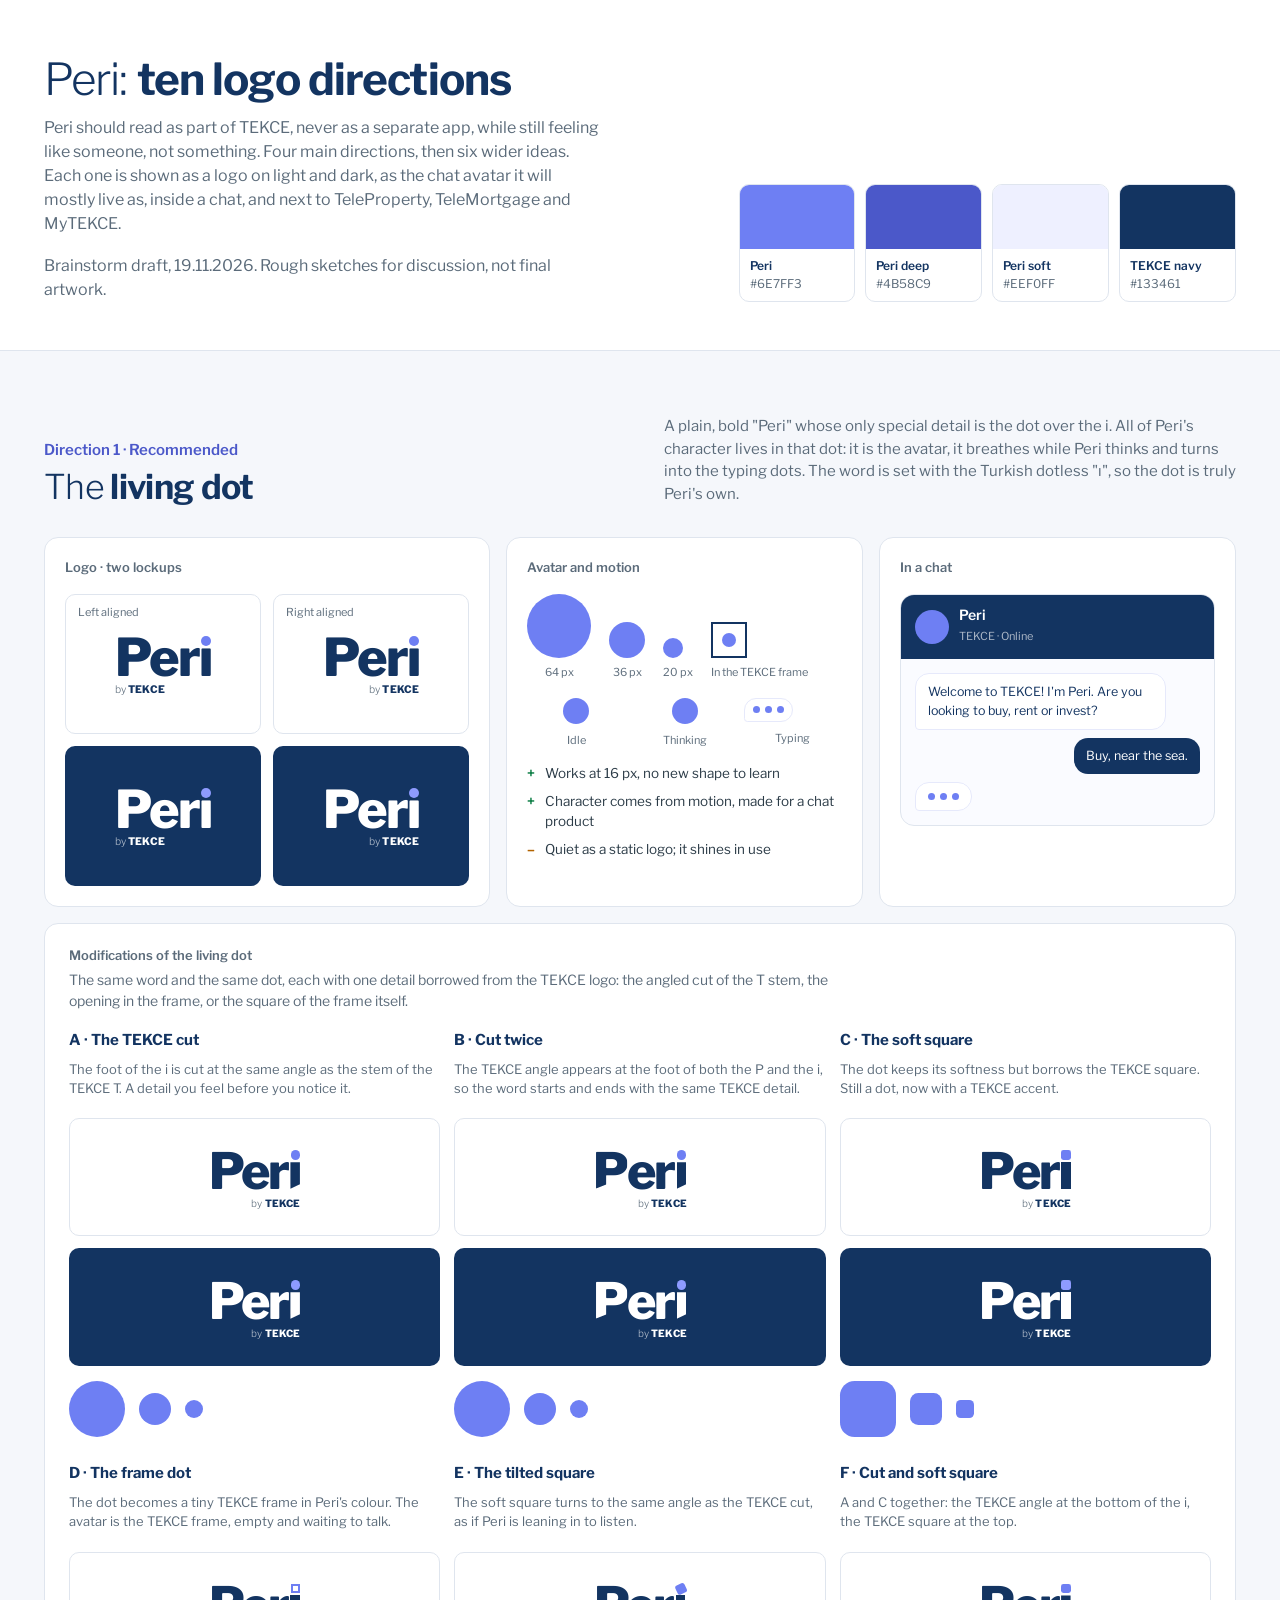
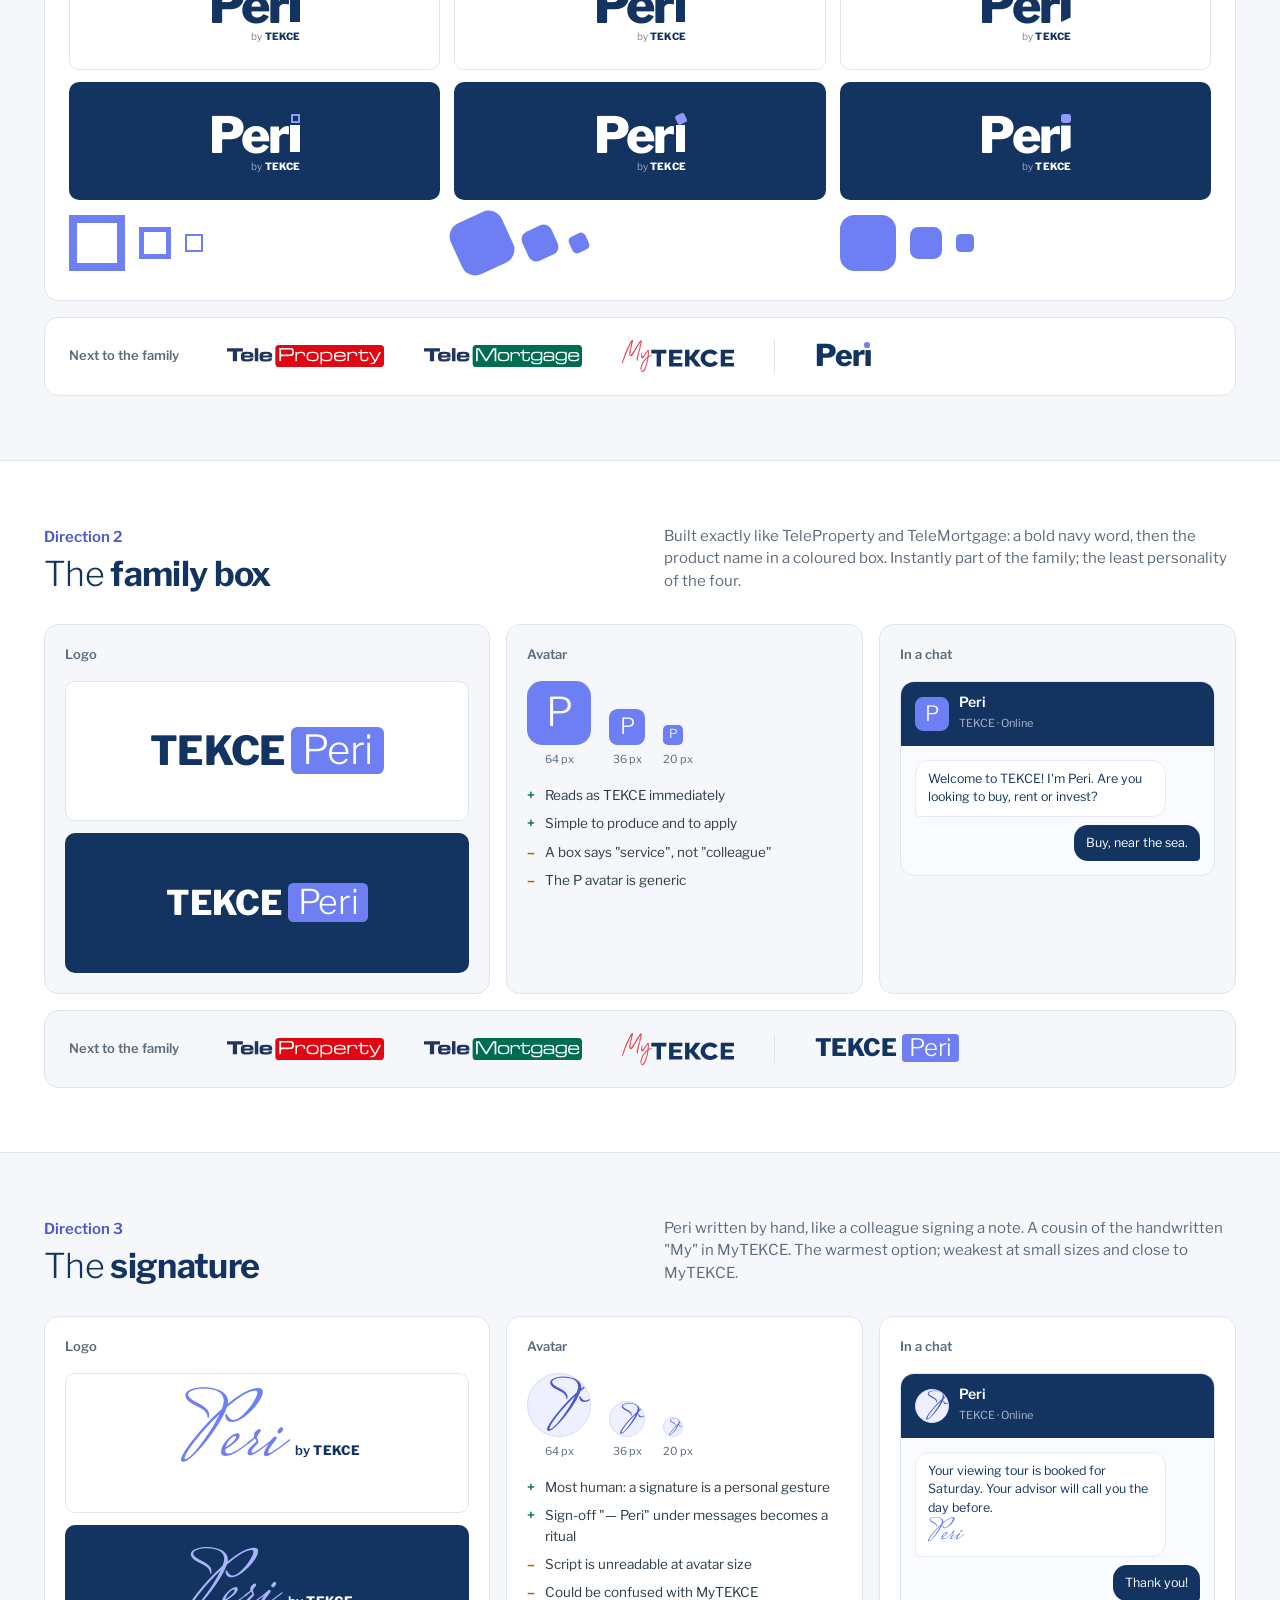
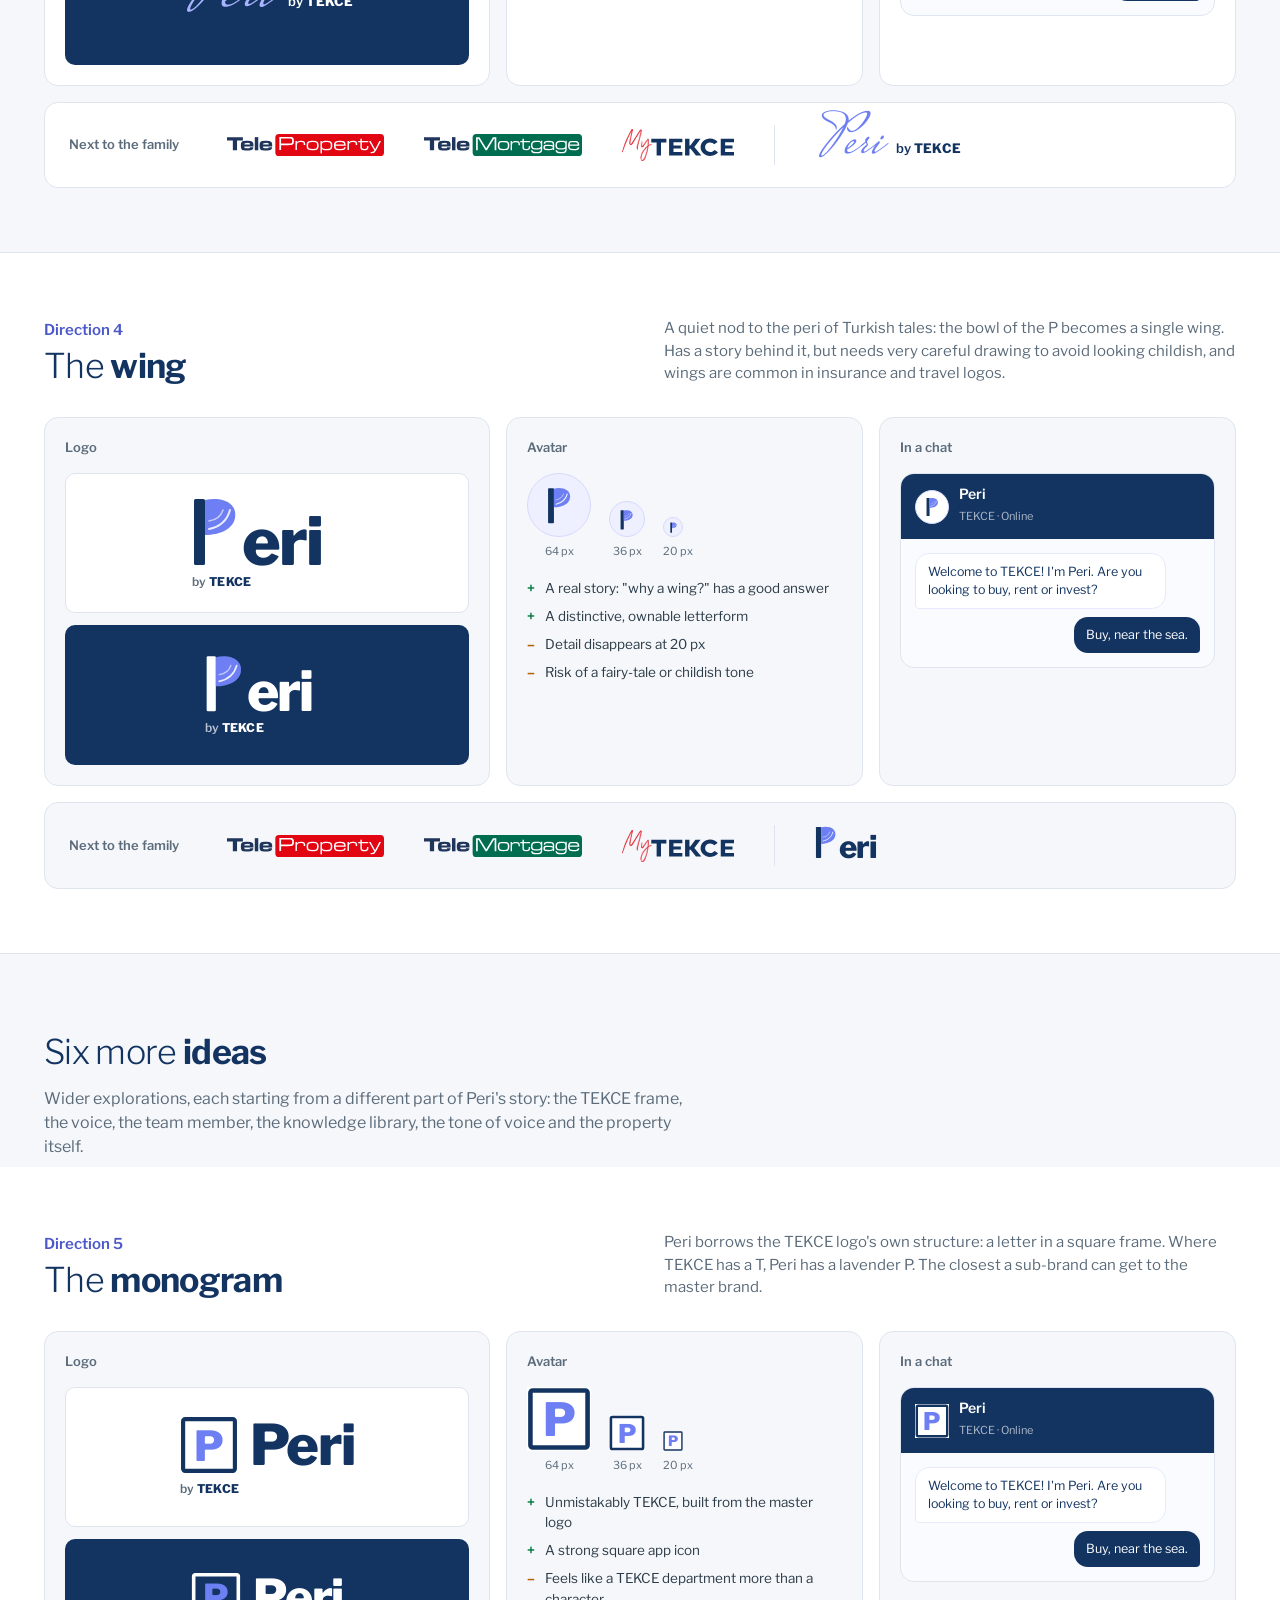
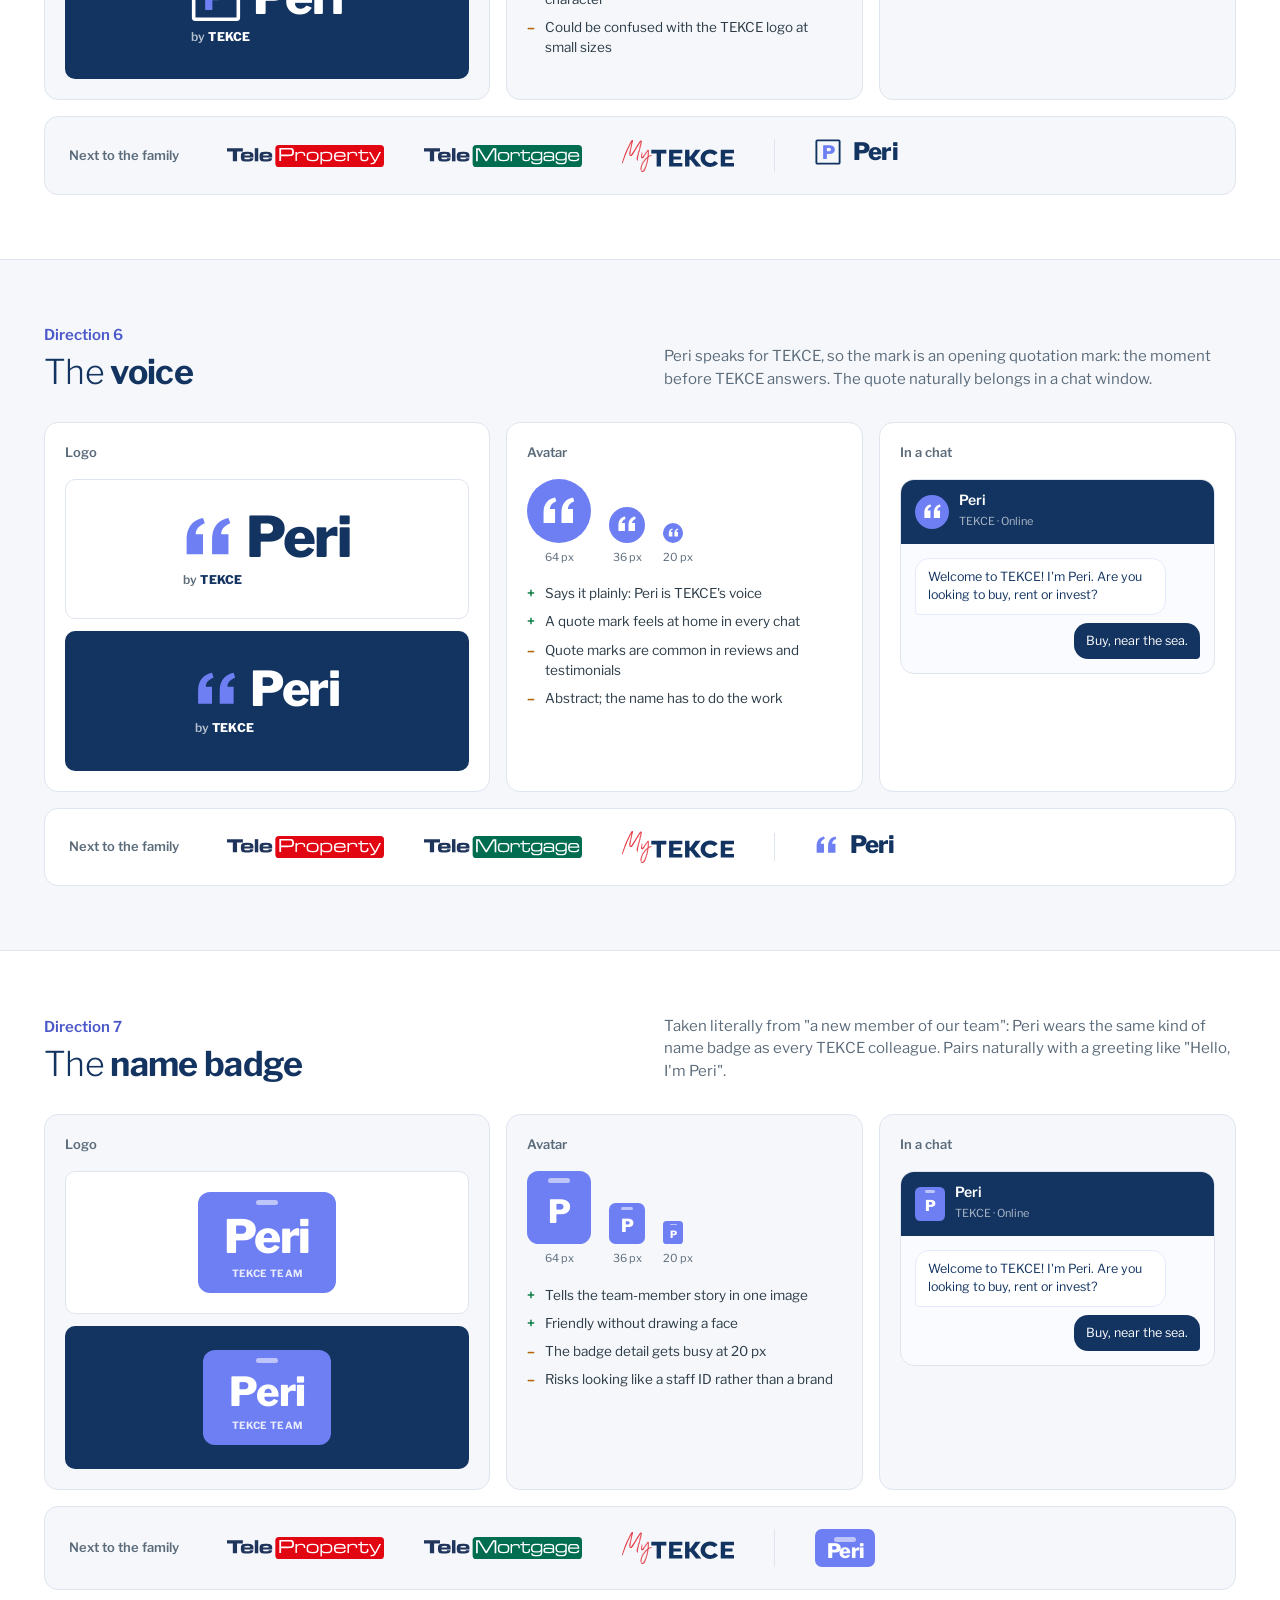
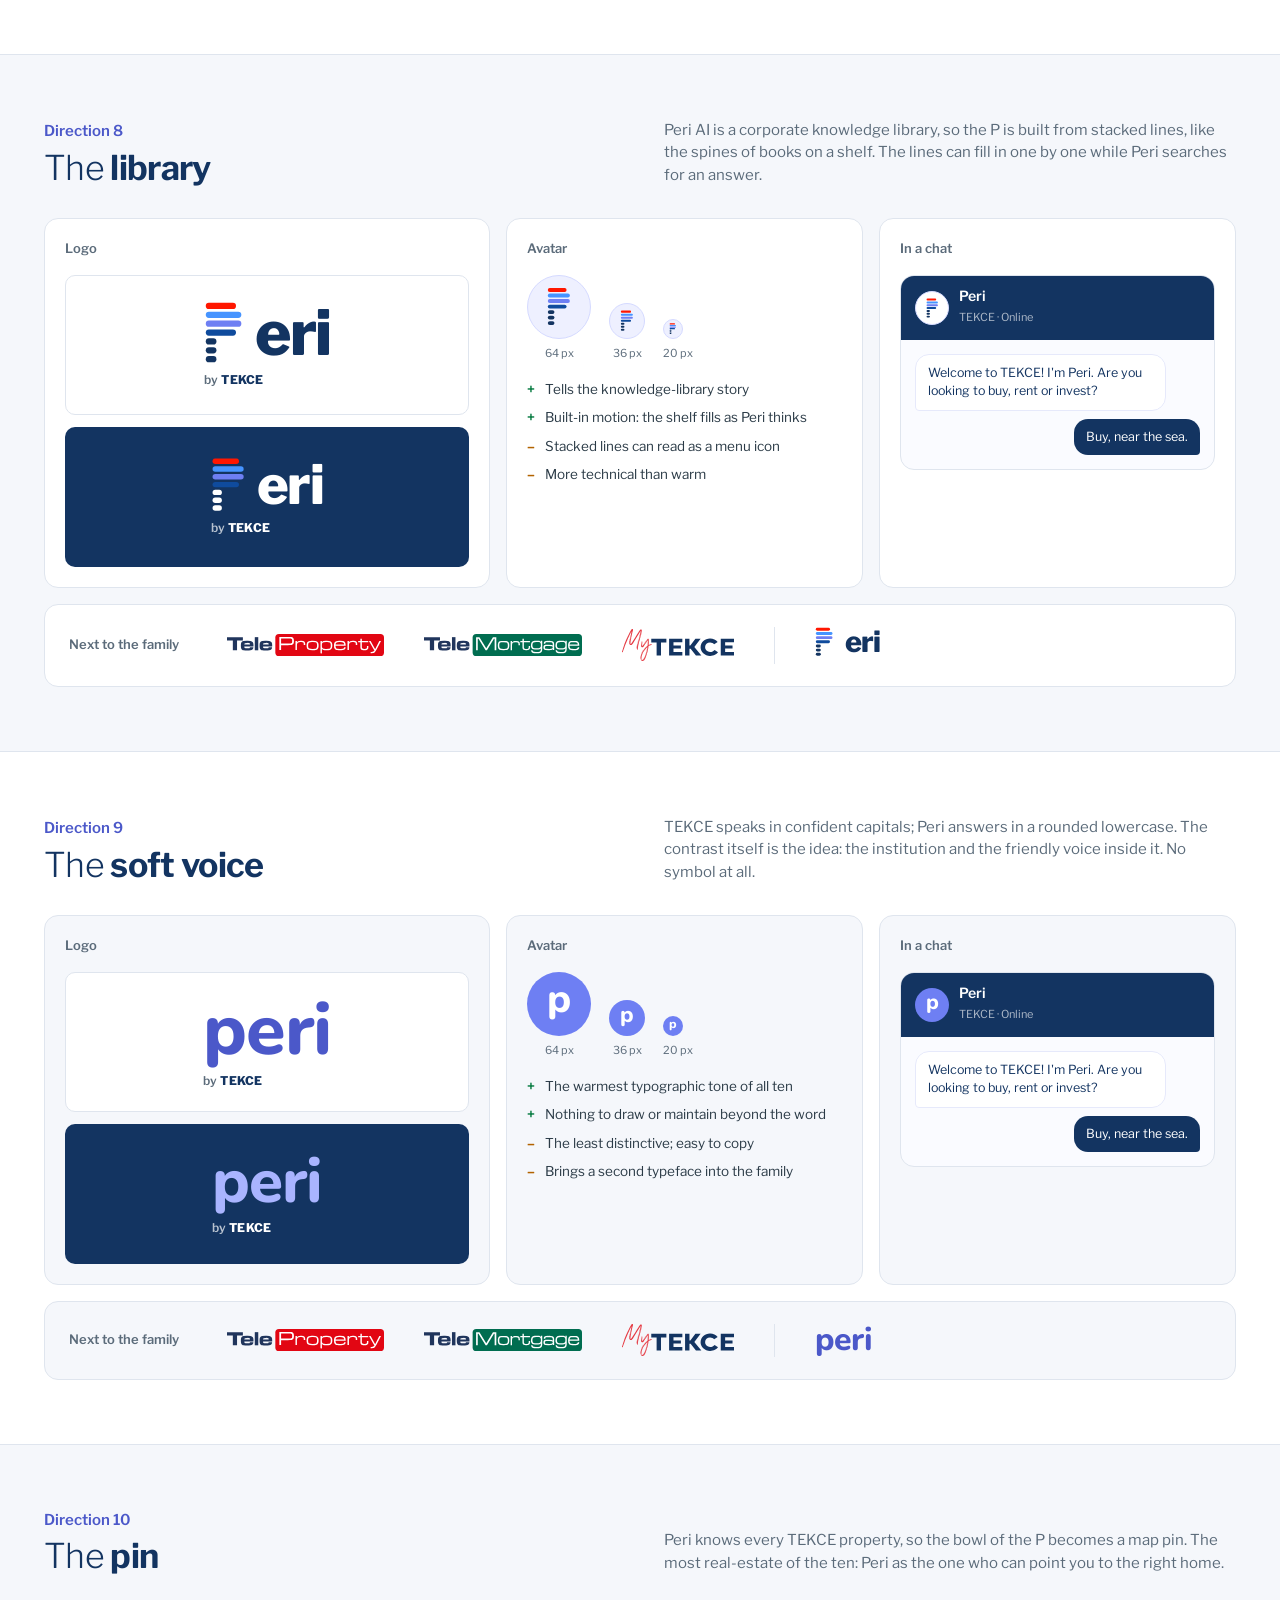
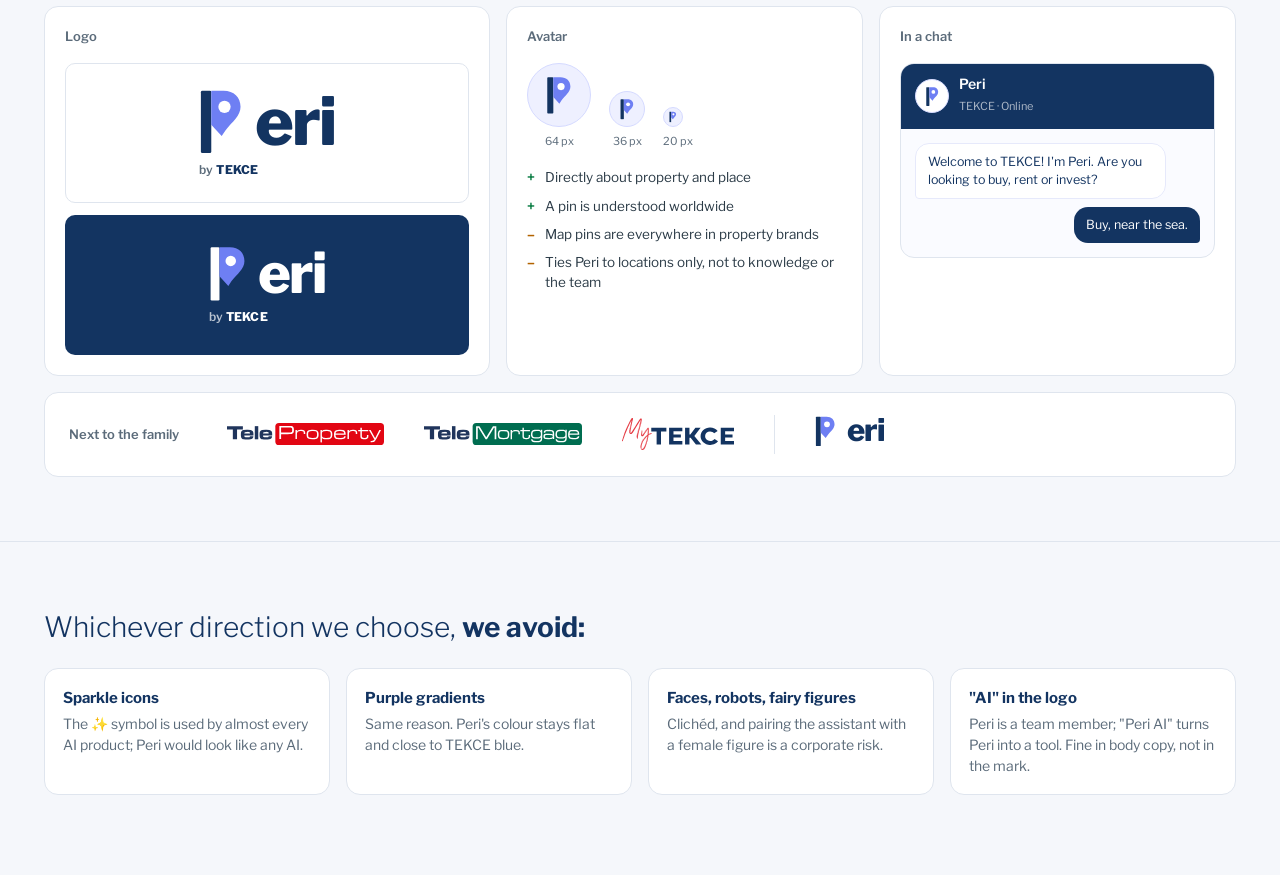
<file: concepts/peri-logo/index.html>
<!doctype html>
<html lang="en">
<head>
<meta charset="utf-8">
<meta name="viewport" content="width=device-width, initial-scale=1">
<title>Peri Logo Directions</title>
<meta name="robots" content="noindex">
<link rel="preconnect" href="https://fonts.googleapis.com">
<link rel="preconnect" href="https://fonts.gstatic.com" crossorigin>
<link href="https://fonts.googleapis.com/css2?family=Libre+Franklin:wght@300;400;500;600;700;800&family=Mrs+Saint+Delafield&family=Nunito:wght@800&display=swap" rel="stylesheet">
<style>
  :root {
    --peri: #6e7ff3; --peri-deep: #4b58c9; --peri-soft: #eef0ff;
    --navy: #133461; --navy-950: #0a203e; --red: #ff1700;
    --ink: #2a3a46; --ink-2: #5b6b7a; --line: #dfe5ee; --bg: #f5f7fb;
  }
  * { box-sizing: border-box; }
  body { margin: 0; background: var(--bg); color: var(--ink); font-family: "Libre Franklin", Arial, sans-serif; font-weight: 400; line-height: 1.5; }
  .wrap { max-width: 1240px; margin: 0 auto; padding: 0 24px; }
  img, svg { display: block; }

  /* Board header */
  .top { background: #fff; border-bottom: 1px solid var(--line); }
  .top .wrap { display: grid; grid-template-columns: 1.3fr 1fr; gap: 48px; padding-top: 56px; padding-bottom: 48px; align-items: end; }
  .top h1 { margin: 0 0 14px; font-size: 44px; line-height: 1.05; font-weight: 300; letter-spacing: -.02em; color: var(--navy); }
  .top h1 b { font-weight: 700; }
  .top p { margin: 0; font-size: 16px; color: var(--ink-2); max-width: 560px; }
  .draft { font-size: 13px; color: var(--ink-2); margin-top: 18px !important; }
  .swatches { display: grid; grid-template-columns: repeat(4, 1fr); gap: 10px; }
  .sw { border-radius: 10px; overflow: hidden; border: 1px solid var(--line); background: #fff; }
  .sw i { display: block; height: 64px; }
  .sw span { display: block; padding: 8px 10px; font-size: 12px; color: var(--ink-2); }
  .sw b { display: block; color: var(--navy); font-weight: 600; }

  /* Direction */
  .dir { padding: 64px 0; border-bottom: 1px solid var(--line); }
  .dir:nth-of-type(even) { background: #fff; }
  .dir__head { display: grid; grid-template-columns: 1fr 1fr; gap: 48px; margin-bottom: 32px; align-items: end; }
  .dir__n { font-size: 15px; font-weight: 600; color: var(--peri-deep); margin: 0 0 6px; }
  .dir h2 { margin: 0; font-size: 34px; font-weight: 300; letter-spacing: -.02em; color: var(--navy); line-height: 1.1; }
  .dir h2 b { font-weight: 700; }
  .dir__idea { margin: 0; font-size: 15px; color: var(--ink-2); }
  .rec { color: var(--peri-deep); font-weight: 600; }

  .grid { display: grid; grid-template-columns: 1.25fr 1fr 1fr; gap: 16px; }
  .tile { background: #fff; border: 1px solid var(--line); border-radius: 14px; padding: 20px; min-width: 0; }
  .dir:nth-of-type(even) .tile { background: var(--bg); }
  .tile h3 { margin: 0 0 16px; font-size: 13px; font-weight: 600; color: var(--ink-2); }
  .stage { display: grid; grid-template-rows: 1fr 1fr; gap: 12px; }
  .stage > div { border-radius: 10px; display: grid; place-items: center; min-height: 140px; padding: 20px; }
  .on-light { background: #fff; border: 1px solid var(--line); }
  .dir:nth-of-type(odd) .on-light { background: #fff; }
  .on-navy { background: var(--navy); }

  .avatars { display: flex; align-items: flex-end; gap: 18px; margin-bottom: 18px; }
  .avatars figure { margin: 0; text-align: center; font-size: 11px; color: var(--ink-2); }
  .avatars figcaption { margin-top: 6px; }

  .pros { margin: 0; padding: 0; list-style: none; font-size: 13.5px; display: grid; gap: 8px; }
  .pros li { padding-left: 18px; position: relative; color: var(--ink); }
  .pros li::before { content: "+"; position: absolute; left: 0; color: #13814a; font-weight: 700; }
  .pros li.minus::before { content: "–"; color: #b26300; }

  /* Chat mock */
  .chat { border-radius: 14px; overflow: hidden; border: 1px solid var(--line); background: #fafbff; }
  .chat__bar { display: flex; align-items: center; gap: 10px; padding: 12px 14px; background: var(--navy); color: #fff; }
  .chat__bar b { display: block; font-size: 14px; font-weight: 600; line-height: 1.2; }
  .chat__bar small { font-size: 11px; color: rgba(255,255,255,.65); }
  .chat__body { padding: 14px; display: grid; gap: 8px; }
  .bub { max-width: 88%; padding: 9px 12px; border-radius: 14px; font-size: 12.5px; line-height: 1.45; }
  .bub--in { background: #fff; border: 1px solid #e6e9fb; border-bottom-left-radius: 4px; color: var(--navy); }
  .bub--out { background: var(--navy); color: #fff; justify-self: end; border-bottom-right-radius: 4px; }
  .sig { font-family: "Mrs Saint Delafield", cursive; font-size: 30px; line-height: .8; color: var(--peri); display: block; margin-top: 6px; }

  /* Family lineup */
  .family { margin-top: 16px; background: #fff; border: 1px solid var(--line); border-radius: 14px; padding: 22px 24px; display: flex; flex-wrap: wrap; align-items: center; gap: 22px 40px; }
  .dir:nth-of-type(even) .family { background: var(--bg); }
  .family > span { font-size: 13px; font-weight: 600; color: var(--ink-2); margin-right: 8px; }
  .family img { height: 22px; width: auto; }
  .family img.my { height: 32px; }
  .family .peri-slot { padding-left: 40px; border-left: 1px solid var(--line); }

  /* ---- Direction 1: family box ---- */
  .d1 { display: inline-flex; align-items: center; gap: 6px; font-size: var(--s, 40px); line-height: 1; }
  .d1 b { font-weight: 800; color: var(--navy); letter-spacing: -.02em; }
  .d1 span { background: var(--peri); color: #fff; font-weight: 300; padding: .06em .28em .1em; border-radius: .16em; letter-spacing: -.01em; }
  .on-navy .d1 b { color: #fff; }
  .d1-av { width: var(--a); height: var(--a); border-radius: calc(var(--a) * .24); background: var(--peri); color: #fff; display: grid; place-items: center; font-weight: 300; font-size: calc(var(--a) * .62); line-height: 1; }

  /* ---- Direction 2: signature ---- */
  .d2 { display: inline-flex; align-items: baseline; gap: 10px; }
  .d2 span { font-family: "Mrs Saint Delafield", cursive; font-size: var(--s, 92px); line-height: .7; color: var(--peri); padding: 0 .08em; }
  .d2 small { font-size: 13px; font-weight: 600; color: var(--navy); white-space: nowrap; }
  .d2 small b { font-weight: 800; letter-spacing: .02em; }
  .on-navy .d2 small { color: #fff; }
  .on-navy .d2 span { color: #a9b4ff; }
  .d2-av { width: var(--a); height: var(--a); border-radius: 50%; background: var(--peri-soft); border: 1px solid #d5daff; display: grid; place-items: center; overflow: hidden; }
  .d2-av span { font-family: "Mrs Saint Delafield", cursive; font-size: calc(var(--a) * 1.05); line-height: 1; color: var(--peri-deep); transform: translate(4%, 14%); }

  /* ---- Direction 3: living dot ---- */
  .d3 { display: inline-flex; flex-direction: column; align-items: flex-start; gap: 0; font-size: var(--s, 64px); }
  .d3--right { align-items: flex-end; }
  .d3__word { font-size: 1em; font-weight: 800; letter-spacing: -.035em; color: var(--navy); line-height: 1; }
  .d3__i { position: relative; display: inline-block; }
  .d3__i::after { content: ""; position: absolute; left: 50%; top: .08em; width: .19em; height: .19em; margin-left: -.09em; border-radius: 50%; background: var(--peri); }
  .d3__word { white-space: nowrap; }
  .d3 small { font-size: .2em; font-weight: 300; color: var(--ink-2); line-height: 1; margin-top: var(--gap, .18em); letter-spacing: .01em; }
  .d3 small b { font-weight: 800; }
  .d3 small b { color: var(--navy); font-weight: 800; letter-spacing: .02em; }
  .on-navy .d3__word { color: #fff; }
  .on-navy .d3__i::after { background: #8e9bff; }
  .on-navy .d3 small { color: rgba(255,255,255,.7); } .on-navy .d3 small b { color: #fff; }
  .d3-av { width: var(--a); height: var(--a); border-radius: 50%; background: var(--peri); position: relative; display: grid; place-items: center; }
  .d3-av--frame { border-radius: 0; background: #fff; border: max(1.5px, calc(var(--a) * .06)) solid var(--navy); }
  .d3-av--frame::after { content: ""; width: 44%; height: 44%; border-radius: 50%; background: var(--peri); }
  .d3-av.breathe { animation: breathe 2.6s ease-in-out infinite; }
  @keyframes breathe { 0%, 100% { transform: scale(1); } 50% { transform: scale(.86); } }
  .dots { display: inline-flex; gap: 5px; align-items: center; padding: 10px 12px; background: #fff; border: 1px solid #e6e9fb; border-radius: 14px; border-bottom-left-radius: 4px; justify-self: start; }
  .dots i { width: 7px; height: 7px; border-radius: 50%; background: var(--peri); animation: hop 1.2s infinite ease-in-out; }
  .dots i:nth-child(2) { animation-delay: .15s; } .dots i:nth-child(3) { animation-delay: .3s; }
  @keyframes hop { 0%, 60%, 100% { opacity: .35; transform: none; } 30% { opacity: 1; transform: translateY(-3px); } }
  .motion { display: grid; grid-template-columns: repeat(3, 1fr); gap: 10px; margin-top: 14px; }
  .motion div { text-align: center; font-size: 11px; color: var(--ink-2); display: grid; justify-items: center; gap: 8px; }
  @media (prefers-reduced-motion: reduce) { .d3-av.breathe, .dots i { animation: none; } }

  .stage--4 { grid-template-columns: 1fr 1fr; grid-template-rows: auto auto; }
  .stage > div { position: relative; }
  .cell-label { position: absolute; left: 12px; top: 9px; font-size: 11px; color: var(--ink-2); }


  /* ---- Living dot: closer to TEKCE ---- */
  .d3--t .d3__i::after, .d3-av--t { background: var(--peri) url("data:image/svg+xml,%3Csvg%20xmlns%3D%22http%3A//www.w3.org/2000/svg%22%20viewBox%3D%228%208%2037%2037%22%3E%3Cg%20fill%3D%22%23ffffff%22%20fill-opacity%3D%22.55%22%3E%3Cpath%20d%3D%22M36.044%2C16.606H16.468v9.539h.582Q17.572%2C18%2C24.319%2C18h3.564V49.046l10.008-4.6V16.608H36.044Z%22%20transform%3D%22translate%28-6.405%20-6.459%29%22/%3E%3Cpath%20d%3D%22M64.012%2C26.145h.581V16.607H55.738V18h1q6.748%2C0%2C7.271%2C8.142%22%20transform%3D%22translate%28-21.679%20-6.459%29%22/%3E%3C/g%3E%3C/svg%3E") center / 62% no-repeat; }
  .on-navy .d3--t .d3__i::after { background: #8e9bff url("data:image/svg+xml,%3Csvg%20xmlns%3D%22http%3A//www.w3.org/2000/svg%22%20viewBox%3D%228%208%2037%2037%22%3E%3Cg%20fill%3D%22%23ffffff%22%20fill-opacity%3D%22.6%22%3E%3Cpath%20d%3D%22M36.044%2C16.606H16.468v9.539h.582Q17.572%2C18%2C24.319%2C18h3.564V49.046l10.008-4.6V16.608H36.044Z%22%20transform%3D%22translate%28-6.405%20-6.459%29%22/%3E%3Cpath%20d%3D%22M64.012%2C26.145h.581V16.607H55.738V18h1q6.748%2C0%2C7.271%2C8.142%22%20transform%3D%22translate%28-21.679%20-6.459%29%22/%3E%3C/g%3E%3C/svg%3E") center / 62% no-repeat; }
  .d3-av--t { background-size: 56%; }
  .d3 .endorse { display: inline-flex; align-items: center; gap: .3em; font-size: .2em; font-weight: 300; color: var(--ink-2); line-height: 1; margin-top: .18em; }
  .d3 .endorse img { height: 1.35em; width: auto; }
  .on-navy .d3 .endorse { color: rgba(255,255,255,.7); }
  .closer { margin-top: 16px; background: #fff; border: 1px solid var(--line); border-radius: 14px; padding: 22px 24px; }
  .closer > h3 { margin: 0 0 4px; font-size: 13px; font-weight: 600; color: var(--ink-2); }
  .closer > p { margin: 0 0 18px; font-size: 14px; color: var(--ink-2); max-width: 760px; }
  .closer__grid { display: grid; grid-template-columns: repeat(3, 1fr); gap: 14px; }
  .closer__opt { display: grid; gap: 10px; align-content: start; }
  .closer__opt b.t { font-size: 15px; color: var(--navy); }
  .closer__opt span.d { font-size: 13px; color: var(--ink-2); }
  .closer__opt .stage > div { min-height: 120px; }
  .closer__av { display: flex; align-items: flex-end; gap: 14px; font-size: 11px; color: var(--ink-2); }
  .closer__av figure { margin: 0; text-align: center; }
  .closer__av figcaption { margin-top: 4px; }
  .zoom { display: grid; place-items: center; gap: 6px; font-size: 11px; color: var(--ink-2); }
  @media (max-width: 1000px) { .closer__grid { grid-template-columns: 1fr; } }


  /* ---- Living dot modifications ---- */
  /* the ı is drawn in CSS so the stem can be shaped; metrics measured from Libre Franklin 800 */
  .mod .d3__i { color: transparent; }
  .mod .d3__i::before { content: ""; position: absolute; left: .04em; top: .316em; width: .19em; height: .53em; background: var(--navy); }
  .on-navy .mod .d3__i::before { background: #fff; }
  .mod--cut .d3__i::before { clip-path: polygon(0 0, 100% 0, 100% calc(100% - .088em), 0 100%); }
  .mod .d3__i::after { margin-left: -.08em; }
  .d3__p { display: inline-block; }
  .mod--twice .d3__p { clip-path: polygon(0 0, 100% 0, 100% 100%, .29em 100%, .29em .75em, .05em .846em, 0 .846em); }
  .mod--sq .d3__i::after { border-radius: 26%; }
  .mod--frame .d3__i::after { background: transparent; border: .045em solid var(--peri); border-radius: 0; box-sizing: border-box; }
  .on-navy .mod--frame .d3__i::after { border-color: #8e9bff; }
  .mod--tilt .d3__i::after { border-radius: 26%; transform: rotate(-24.7deg); }
  .mods { margin-top: 16px; background: #fff; border: 1px solid var(--line); border-radius: 14px; padding: 22px 24px; }
  .mods > h3 { margin: 0 0 4px; font-size: 13px; font-weight: 600; color: var(--ink-2); }
  .mods > p { margin: 0 0 18px; font-size: 14px; color: var(--ink-2); max-width: 780px; }
  .mods__grid { display: grid; grid-template-columns: repeat(3, 1fr); gap: 18px 14px; }
  .mods__opt { display: grid; gap: 8px; align-content: start; }
  .mods__opt b.t { font-size: 15px; color: var(--navy); }
  .mods__opt span.d { font-size: 13px; color: var(--ink-2); min-height: 3.9em; }
  .mods__opt .stage > div { min-height: 118px; }
  .av-sq { width: var(--a); height: var(--a); border-radius: 26%; background: var(--peri); display: inline-block; }
  .av-frame { width: var(--a); height: var(--a); border: max(2px, calc(var(--a) * .16)) solid var(--peri); display: inline-block; box-sizing: border-box; }
  .av-tilt { width: var(--a); height: var(--a); border-radius: 26%; background: var(--peri); display: inline-block; transform: rotate(-24.7deg); }
  .mods__av { display: flex; align-items: center; gap: 14px; font-size: 11px; color: var(--ink-2); min-height: 70px; }
  @media (max-width: 1000px) { .mods__grid { grid-template-columns: 1fr 1fr; } }
  @media (max-width: 640px) { .mods__grid { grid-template-columns: 1fr; } }

  /* ---- Direction 4: wing P ---- */
  .d4 { display: inline-flex; flex-direction: column; align-items: flex-start; gap: 6px; }
  .d4 svg { height: var(--h, 72px); width: auto; color: var(--navy); }
  .d4-av svg { color: var(--navy); }
  .on-navy .d4 svg { color: #fff; }
  .d4 small { font-size: 12px; font-weight: 600; color: var(--ink-2); }
  .d4 small b { color: var(--navy); font-weight: 800; letter-spacing: .02em; }
  .on-navy .d4 .stem, .on-navy .d4 .txt { fill: #fff; }
  .on-navy .d4 small { color: rgba(255,255,255,.7); } .on-navy .d4 small b { color: #fff; }
  .d4-av { width: var(--a); height: var(--a); border-radius: 50%; background: var(--peri-soft); display: grid; place-items: center; border: 1px solid #d5daff; }
  .d4-av svg { height: 62%; width: auto; }


  /* ---- Directions 5–10 ---- */
  .more { padding: 72px 0 8px; }
  .more h2 { margin: 0; font-size: 34px; font-weight: 300; letter-spacing: -.02em; color: var(--navy); }
  .more h2 b { font-weight: 700; }
  .more p { margin: 10px 0 0; color: var(--ink-2); max-width: 640px; }
  .mk { display: inline-flex; flex-direction: column; align-items: flex-start; gap: 6px; color: var(--navy); }
  .mk__row { display: inline-flex; align-items: center; gap: 12px; }
  .mk__word { font-size: var(--s, 56px); font-weight: 800; letter-spacing: -.03em; line-height: 1; }
  .mk svg { height: var(--h, 58px); width: auto; color: var(--navy); flex: none; }
  .mk small { font-size: 12px; font-weight: 600; color: var(--ink-2); }
  .mk small b { color: var(--navy); font-weight: 800; letter-spacing: .02em; }
  .on-navy .mk, .on-navy .mk svg { color: #fff; }
  .on-navy .mk small { color: rgba(255,255,255,.7); } .on-navy .mk small b { color: #fff; }
  .av { width: var(--a); height: var(--a); display: grid; place-items: center; flex: none; color: var(--navy); }
  .av svg { width: 64%; height: 64%; }
  .av--circle { border-radius: 50%; background: var(--peri-soft); border: 1px solid #d5daff; }
  .av--solid { border-radius: 50%; background: var(--peri); color: #fff; }
  .av--sq { background: #fff; }
  .av--sq svg { width: 100%; height: 100%; }
  .chat__bar .av--sq { background: #fff; }
  /* 7 badge */
  .badge { position: relative; display: inline-flex; flex-direction: column; align-items: center; background: var(--peri); color: #fff; border-radius: 12px; padding: 22px 26px 12px; }
  .badge::before { content: ""; position: absolute; top: 8px; left: 50%; width: 22px; height: 5px; margin-left: -11px; border-radius: 3px; background: rgba(255,255,255,.55); }
  .badge b { font-size: var(--s, 46px); font-weight: 800; letter-spacing: -.03em; line-height: 1; }
  .badge small { font-size: 10px; font-weight: 700; letter-spacing: .04em; margin-top: 6px; opacity: .85; }
  .badge-av { width: var(--a); height: calc(var(--a) * 1.15); border-radius: calc(var(--a) * .18); background: var(--peri); color: #fff; position: relative; display: grid; place-items: center; font-weight: 800; font-size: calc(var(--a) * .5); line-height: 1; padding-top: calc(var(--a) * .14); }
  .badge-av::before { content: ""; position: absolute; top: calc(var(--a) * .12); left: 50%; width: 34%; height: 7%; margin-left: -17%; border-radius: 3px; background: rgba(255,255,255,.55); }
  /* 9 soft lowercase */
  .soft { font-family: "Nunito", "Libre Franklin", sans-serif; font-weight: 800; letter-spacing: -.02em; color: var(--peri-deep); font-size: var(--s, 70px); line-height: 1; }
  .on-navy .soft { color: #a9b4ff; }
  .soft-av { width: var(--a); height: var(--a); border-radius: 50%; background: var(--peri); color: #fff; display: grid; place-items: center; font-family: "Nunito", sans-serif; font-weight: 800; font-size: calc(var(--a) * .62); line-height: 1; padding-bottom: calc(var(--a) * .12); }
  .quote-in { font-size: 13px; font-style: italic; }

  /* Avoid / next */
  .avoid { padding: 64px 0 80px; }
  .avoid h2 { margin: 0 0 20px; font-size: 28px; font-weight: 300; color: var(--navy); }
  .avoid h2 b { font-weight: 700; }
  .avoid ul { margin: 0; padding: 0; list-style: none; display: grid; grid-template-columns: repeat(4, 1fr); gap: 16px; }
  .avoid li { background: #fff; border: 1px solid var(--line); border-radius: 14px; padding: 18px; font-size: 14px; color: var(--ink-2); }
  .avoid li b { display: block; color: var(--navy); font-size: 15px; margin-bottom: 4px; }

  @media (max-width: 1000px) {
    .top .wrap, .dir__head { grid-template-columns: 1fr; gap: 24px; }
    .grid { grid-template-columns: 1fr 1fr; }
    .grid > .tile:first-child { grid-column: 1 / -1; }
    .avoid ul { grid-template-columns: 1fr 1fr; }
  }
  @media (max-width: 640px) {
    .top h1 { font-size: 32px; }
    .dir h2 { font-size: 26px; }
    .grid { grid-template-columns: 1fr; }
    .swatches { grid-template-columns: repeat(2, 1fr); }
    .avoid ul { grid-template-columns: 1fr; }
    .family .peri-slot { padding-left: 0; border-left: 0; }
    .stage--4 { grid-template-columns: 1fr; }
  }
</style>
</head>
<body>

<!-- Reusable wing-P drawing (direction 4) -->
<svg width="0" height="0" style="position:absolute" aria-hidden="true">
  <defs>
    <symbol id="wingP" viewBox="0 0 46 72">
      <rect class="stem" x="2" y="4" width="11" height="66" rx="1.5" fill="currentColor"/>
      <path d="M13 5 C 30 1, 46 8, 43 23 C 41 34, 28 40, 13 40 Z" fill="#6e7ff3"/>
      <path d="M17 34 C 27 32, 35 26, 38 15" fill="none" stroke="#fff" stroke-width="2" stroke-linecap="round" opacity=".85"/>
      <path d="M17 26 C 24 25, 29 21, 31 15" fill="none" stroke="#fff" stroke-width="1.6" stroke-linecap="round" opacity=".6"/>
    </symbol>

    <symbol id="frameP" viewBox="0 0 56 56">
      <rect x="3" y="3" width="50" height="50" rx="2" fill="none" stroke="currentColor" stroke-width="4"/>
      <text x="28" y="43" text-anchor="middle" font-family="Libre Franklin, Arial" font-size="40" font-weight="800" fill="#6e7ff3">P</text>
    </symbol>
    <symbol id="quoteMark" viewBox="0 0 56 44">
      <path d="M4 24 C4 10 12 3 22 1 L24 7 C17 10 14 14 14 19 L22 19 L22 41 L4 41 Z" fill="#6e7ff3"/>
      <path d="M32 24 C32 10 40 3 50 1 L52 7 C45 10 42 14 42 19 L50 19 L50 41 L32 41 Z" fill="#6e7ff3"/>
    </symbol>
    <symbol id="libP" viewBox="0 0 44 72">
      <rect x="2" y="2"  width="34" height="7" rx="3.5" fill="#ff1700"/>
      <rect x="2" y="12" width="40" height="7" rx="3.5" fill="#4694ff"/>
      <rect x="2" y="22" width="40" height="7" rx="3.5" fill="#6e7ff3"/>
      <rect x="2" y="32" width="34" height="7" rx="3.5" fill="#0f4b9d"/>
      <rect x="2" y="42" width="12" height="7" rx="3.5" fill="currentColor"/>
      <rect x="2" y="52" width="12" height="7" rx="3.5" fill="currentColor"/>
      <rect x="2" y="62" width="12" height="7" rx="3.5" fill="currentColor"/>
    </symbol>
    <symbol id="pinP" viewBox="0 0 46 72">
      <rect x="2" y="4" width="11" height="66" rx="1.5" fill="currentColor"/>
      <path d="M13 4 H26 C37 4 44 11 44 21 C44 31 35 37 28 46 L24 52 L13 40 Z" fill="#6e7ff3"/>
      <circle cx="27" cy="21" r="6.5" fill="#fff"/>
    </symbol>
  </defs>
</svg>

<header class="top">
  <div class="wrap">
    <div>
      <h1>Peri: <b>ten logo directions</b></h1>
      <p>Peri should read as part of TEKCE, never as a separate app, while still feeling like someone, not something. Four main directions, then six wider ideas. Each one is shown as a logo on light and dark, as the chat avatar it will mostly live as, inside a chat, and next to TeleProperty, TeleMortgage and MyTEKCE.</p>
      <p class="draft">Brainstorm draft, 19.11.2026. Rough sketches for discussion, not final artwork.</p>
    </div>
    <div class="swatches" aria-label="Peri colours">
      <div class="sw"><i style="background:#6e7ff3"></i><span><b>Peri</b>#6E7FF3</span></div>
      <div class="sw"><i style="background:#4b58c9"></i><span><b>Peri deep</b>#4B58C9</span></div>
      <div class="sw"><i style="background:#eef0ff"></i><span><b>Peri soft</b>#EEF0FF</span></div>
      <div class="sw"><i style="background:#133461"></i><span><b>TEKCE navy</b>#133461</span></div>
    </div>
  </div>
</header>

<!-- ================= 1 (living dot) ================= -->
<section class="dir">
  <div class="wrap">
    <div class="dir__head">
      <div><p class="dir__n">Direction 1 · <span class="rec">Recommended</span></p><h2>The <b>living dot</b></h2></div>
      <p class="dir__idea">A plain, bold "Peri" whose only special detail is the dot over the i. All of Peri's character lives in that dot: it is the avatar, it breathes while Peri thinks and turns into the typing dots. The word is set with the Turkish dotless "ı", so the dot is truly Peri's own.</p>
    </div>
    <div class="grid">
      <div class="tile">
        <h3>Logo · two lockups</h3>
        <div class="stage stage--4">
          <div class="on-light"><span class="cell-label">Left aligned</span><span class="d3" style="--s:52px"><span class="d3__word">Per<span class="d3__i">ı</span></span><small>by <b>TEKCE</b></small></span></div>
          <div class="on-light"><span class="cell-label">Right aligned</span><span class="d3 d3--right" style="--s:52px"><span class="d3__word">Per<span class="d3__i">ı</span></span><small>by <b>TEKCE</b></small></span></div>
          <div class="on-navy"><span class="d3" style="--s:52px"><span class="d3__word">Per<span class="d3__i">ı</span></span><small>by <b>TEKCE</b></small></span></div>
          <div class="on-navy"><span class="d3 d3--right" style="--s:52px"><span class="d3__word">Per<span class="d3__i">ı</span></span><small>by <b>TEKCE</b></small></span></div>
        </div>
      </div>
      <div class="tile">
        <h3>Avatar and motion</h3>
        <div class="avatars">
          <figure><span class="d3-av" style="--a:64px"></span><figcaption>64 px</figcaption></figure>
          <figure><span class="d3-av" style="--a:36px"></span><figcaption>36 px</figcaption></figure>
          <figure><span class="d3-av" style="--a:20px"></span><figcaption>20 px</figcaption></figure>
          <figure><span class="d3-av d3-av--frame" style="--a:36px"></span><figcaption>In the TEKCE frame</figcaption></figure>
        </div>
        <div class="motion">
          <div><span class="d3-av" style="--a:26px"></span>Idle</div>
          <div><span class="d3-av breathe" style="--a:26px"></span>Thinking</div>
          <div><span class="dots" style="padding:6px 8px"><i></i><i></i><i></i></span>Typing</div>
        </div>
        <ul class="pros" style="margin-top:14px">
          <li>Works at 16 px, no new shape to learn</li>
          <li>Character comes from motion, made for a chat product</li>
          <li class="minus">Quiet as a static logo; it shines in use</li>
        </ul>
      </div>
      <div class="tile">
        <h3>In a chat</h3>
        <div class="chat">
          <div class="chat__bar"><span class="d3-av" style="--a:34px"></span><div><b>Peri</b><small>TEKCE · Online</small></div></div>
          <div class="chat__body">
            <div class="bub bub--in">Welcome to TEKCE! I'm Peri. Are you looking to buy, rent or invest?</div>
            <div class="bub bub--out">Buy, near the sea.</div>
            <span class="dots"><i></i><i></i><i></i></span>
          </div>
        </div>
      </div>
    </div>
    
    <div class="mods">
      <h3>Modifications of the living dot</h3>
      <p>The same word and the same dot, each with one detail borrowed from the TEKCE logo: the angled cut of the T stem, the opening in the frame, or the square of the frame itself.</p>
      <div class="mods__grid">
        <div class="mods__opt">
          <b class="t">A · The TEKCE cut</b>
          <span class="d">The foot of the i is cut at the same angle as the stem of the TEKCE T. A detail you feel before you notice it.</span>
          <div class="stage">
            <div class="on-light"><span class="d3 d3--right mod mod--cut" style="--s:50px"><span class="d3__word">Per<span class="d3__i">ı</span></span><small>by <b>TEKCE</b></small></span></div>
            <div class="on-navy"><span class="d3 d3--right mod mod--cut" style="--s:50px"><span class="d3__word">Per<span class="d3__i">ı</span></span><small>by <b>TEKCE</b></small></span></div>
          </div>
          <div class="mods__av"><span class="d3-av" style="--a:56px"></span><span class="d3-av" style="--a:32px"></span><span class="d3-av" style="--a:18px"></span></div>
        </div>
        <div class="mods__opt">
          <b class="t">B · Cut twice</b>
          <span class="d">The TEKCE angle appears at the foot of both the P and the i, so the word starts and ends with the same TEKCE detail.</span>
          <div class="stage">
            <div class="on-light"><span class="d3 d3--right mod mod--cut mod--twice" style="--s:50px"><span class="d3__word"><span class="d3__p">P</span>er<span class="d3__i">ı</span></span><small>by <b>TEKCE</b></small></span></div>
            <div class="on-navy"><span class="d3 d3--right mod mod--cut mod--twice" style="--s:50px"><span class="d3__word"><span class="d3__p">P</span>er<span class="d3__i">ı</span></span><small>by <b>TEKCE</b></small></span></div>
          </div>
          <div class="mods__av"><span class="d3-av" style="--a:56px"></span><span class="d3-av" style="--a:32px"></span><span class="d3-av" style="--a:18px"></span></div>
        </div>
        <div class="mods__opt">
          <b class="t">C · The soft square</b>
          <span class="d">The dot keeps its softness but borrows the TEKCE square. Still a dot, now with a TEKCE accent.</span>
          <div class="stage">
            <div class="on-light"><span class="d3 d3--right mod mod--sq" style="--s:50px"><span class="d3__word">Per<span class="d3__i">ı</span></span><small>by <b>TEKCE</b></small></span></div>
            <div class="on-navy"><span class="d3 d3--right mod mod--sq" style="--s:50px"><span class="d3__word">Per<span class="d3__i">ı</span></span><small>by <b>TEKCE</b></small></span></div>
          </div>
          <div class="mods__av"><span class="av-sq" style="--a:56px"></span><span class="av-sq" style="--a:32px"></span><span class="av-sq" style="--a:18px"></span></div>
        </div>
        <div class="mods__opt">
          <b class="t">D · The frame dot</b>
          <span class="d">The dot becomes a tiny TEKCE frame in Peri's colour. The avatar is the TEKCE frame, empty and waiting to talk.</span>
          <div class="stage">
            <div class="on-light"><span class="d3 d3--right mod mod--frame" style="--s:50px"><span class="d3__word">Per<span class="d3__i">ı</span></span><small>by <b>TEKCE</b></small></span></div>
            <div class="on-navy"><span class="d3 d3--right mod mod--frame" style="--s:50px"><span class="d3__word">Per<span class="d3__i">ı</span></span><small>by <b>TEKCE</b></small></span></div>
          </div>
          <div class="mods__av"><span class="av-frame" style="--a:56px"></span><span class="av-frame" style="--a:32px"></span><span class="av-frame" style="--a:18px"></span></div>
        </div>
        <div class="mods__opt">
          <b class="t">E · The tilted square</b>
          <span class="d">The soft square turns to the same angle as the TEKCE cut, as if Peri is leaning in to listen.</span>
          <div class="stage">
            <div class="on-light"><span class="d3 d3--right mod mod--tilt" style="--s:50px"><span class="d3__word">Per<span class="d3__i">ı</span></span><small>by <b>TEKCE</b></small></span></div>
            <div class="on-navy"><span class="d3 d3--right mod mod--tilt" style="--s:50px"><span class="d3__word">Per<span class="d3__i">ı</span></span><small>by <b>TEKCE</b></small></span></div>
          </div>
          <div class="mods__av"><span class="av-tilt" style="--a:56px"></span><span class="av-tilt" style="--a:32px"></span><span class="av-tilt" style="--a:18px"></span></div>
        </div>
        <div class="mods__opt">
          <b class="t">F · Cut and soft square</b>
          <span class="d">A and C together: the TEKCE angle at the bottom of the i, the TEKCE square at the top.</span>
          <div class="stage">
            <div class="on-light"><span class="d3 d3--right mod mod--cut mod--sq" style="--s:50px"><span class="d3__word">Per<span class="d3__i">ı</span></span><small>by <b>TEKCE</b></small></span></div>
            <div class="on-navy"><span class="d3 d3--right mod mod--cut mod--sq" style="--s:50px"><span class="d3__word">Per<span class="d3__i">ı</span></span><small>by <b>TEKCE</b></small></span></div>
          </div>
          <div class="mods__av"><span class="av-sq" style="--a:56px"></span><span class="av-sq" style="--a:32px"></span><span class="av-sq" style="--a:18px"></span></div>
        </div>
      </div>
    </div>
    <div class="family"><span>Next to the family</span><img src="../../assets/img/teleproperty.svg" alt="TeleProperty"><img src="../../assets/img/telemortgage.svg" alt="TeleMortgage"><img class="my" src="../../assets/img/mytekce-logo-blue.svg" alt="MyTEKCE"><div class="peri-slot"><span class="d3" style="--s:30px"><span class="d3__word">Per<span class="d3__i">ı</span></span></span></div></div>
  </div>
</section>

<!-- ================= 2 (family box) ================= -->
<section class="dir">
  <div class="wrap">
    <div class="dir__head">
      <div><p class="dir__n">Direction 2</p><h2>The <b>family box</b></h2></div>
      <p class="dir__idea">Built exactly like TeleProperty and TeleMortgage: a bold navy word, then the product name in a coloured box. Instantly part of the family; the least personality of the four.</p>
    </div>
    <div class="grid">
      <div class="tile">
        <h3>Logo</h3>
        <div class="stage">
          <div class="on-light"><span class="d1"><b>TEKCE</b><span>Peri</span></span></div>
          <div class="on-navy"><span class="d1" style="--s:34px"><b>TEKCE</b><span>Peri</span></span></div>
        </div>
      </div>
      <div class="tile">
        <h3>Avatar</h3>
        <div class="avatars">
          <figure><span class="d1-av" style="--a:64px">P</span><figcaption>64 px</figcaption></figure>
          <figure><span class="d1-av" style="--a:36px">P</span><figcaption>36 px</figcaption></figure>
          <figure><span class="d1-av" style="--a:20px">P</span><figcaption>20 px</figcaption></figure>
        </div>
        <ul class="pros">
          <li>Reads as TEKCE immediately</li>
          <li>Simple to produce and to apply</li>
          <li class="minus">A box says "service", not "colleague"</li>
          <li class="minus">The P avatar is generic</li>
        </ul>
      </div>
      <div class="tile">
        <h3>In a chat</h3>
        <div class="chat">
          <div class="chat__bar"><span class="d1-av" style="--a:34px">P</span><div><b>Peri</b><small>TEKCE · Online</small></div></div>
          <div class="chat__body">
            <div class="bub bub--in">Welcome to TEKCE! I'm Peri. Are you looking to buy, rent or invest?</div>
            <div class="bub bub--out">Buy, near the sea.</div>
          </div>
        </div>
      </div>
    </div>
    <div class="family"><span>Next to the family</span><img src="../../assets/img/teleproperty.svg" alt="TeleProperty"><img src="../../assets/img/telemortgage.svg" alt="TeleMortgage"><img class="my" src="../../assets/img/mytekce-logo-blue.svg" alt="MyTEKCE"><div class="peri-slot"><span class="d1" style="--s:24px"><b>TEKCE</b><span>Peri</span></span></div></div>
  </div>
</section>

<!-- ================= 3 (signature) ================= -->
<section class="dir">
  <div class="wrap">
    <div class="dir__head">
      <div><p class="dir__n">Direction 3</p><h2>The <b>signature</b></h2></div>
      <p class="dir__idea">Peri written by hand, like a colleague signing a note. A cousin of the handwritten "My" in MyTEKCE. The warmest option; weakest at small sizes and close to MyTEKCE.</p>
    </div>
    <div class="grid">
      <div class="tile">
        <h3>Logo</h3>
        <div class="stage">
          <div class="on-light"><span class="d2"><span>Peri</span><small>by <b>TEKCE</b></small></span></div>
          <div class="on-navy"><span class="d2" style="--s:80px"><span>Peri</span><small>by <b>TEKCE</b></small></span></div>
        </div>
      </div>
      <div class="tile">
        <h3>Avatar</h3>
        <div class="avatars">
          <figure><span class="d2-av" style="--a:64px"><span>P</span></span><figcaption>64 px</figcaption></figure>
          <figure><span class="d2-av" style="--a:36px"><span>P</span></span><figcaption>36 px</figcaption></figure>
          <figure><span class="d2-av" style="--a:20px"><span>P</span></span><figcaption>20 px</figcaption></figure>
        </div>
        <ul class="pros">
          <li>Most human: a signature is a personal gesture</li>
          <li>Sign-off "— Peri" under messages becomes a ritual</li>
          <li class="minus">Script is unreadable at avatar size</li>
          <li class="minus">Could be confused with MyTEKCE</li>
        </ul>
      </div>
      <div class="tile">
        <h3>In a chat</h3>
        <div class="chat">
          <div class="chat__bar"><span class="d2-av" style="--a:34px"><span>P</span></span><div><b>Peri</b><small>TEKCE · Online</small></div></div>
          <div class="chat__body">
            <div class="bub bub--in">Your viewing tour is booked for Saturday. Your advisor will call you the day before.<span class="sig">Peri</span></div>
            <div class="bub bub--out">Thank you!</div>
          </div>
        </div>
      </div>
    </div>
    <div class="family"><span>Next to the family</span><img src="../../assets/img/teleproperty.svg" alt="TeleProperty"><img src="../../assets/img/telemortgage.svg" alt="TeleMortgage"><img class="my" src="../../assets/img/mytekce-logo-blue.svg" alt="MyTEKCE"><div class="peri-slot"><span class="d2" style="--s:58px"><span>Peri</span><small>by <b>TEKCE</b></small></span></div></div>
  </div>
</section>

<!-- ================= 4 ================= -->
<section class="dir">
  <div class="wrap">
    <div class="dir__head">
      <div><p class="dir__n">Direction 4</p><h2>The <b>wing</b></h2></div>
      <p class="dir__idea">A quiet nod to the peri of Turkish tales: the bowl of the P becomes a single wing. Has a story behind it, but needs very careful drawing to avoid looking childish, and wings are common in insurance and travel logos.</p>
    </div>
    <div class="grid">
      <div class="tile">
        <h3>Logo</h3>
        <div class="stage">
          <div class="on-light"><span class="d4"><svg viewBox="0 0 150 72" aria-label="Peri"><use href="#wingP" x="0" y="0" width="46" height="72"/><text class="txt" x="50" y="70" font-family="Libre Franklin, Arial" font-size="66" font-weight="800" letter-spacing="-2" fill="#133461">eri</text></svg><small>by <b>TEKCE</b></small></span></div>
          <div class="on-navy"><span class="d4" style="--h:60px"><svg viewBox="0 0 150 72" aria-label="Peri"><use href="#wingP" x="0" y="0" width="46" height="72"/><text class="txt" x="50" y="70" font-family="Libre Franklin, Arial" font-size="66" font-weight="800" letter-spacing="-2" fill="#fff">eri</text></svg><small>by <b>TEKCE</b></small></span></div>
        </div>
      </div>
      <div class="tile">
        <h3>Avatar</h3>
        <div class="avatars">
          <figure><span class="d4-av" style="--a:64px"><svg viewBox="0 0 46 72"><use href="#wingP"/></svg></span><figcaption>64 px</figcaption></figure>
          <figure><span class="d4-av" style="--a:36px"><svg viewBox="0 0 46 72"><use href="#wingP"/></svg></span><figcaption>36 px</figcaption></figure>
          <figure><span class="d4-av" style="--a:20px"><svg viewBox="0 0 46 72"><use href="#wingP"/></svg></span><figcaption>20 px</figcaption></figure>
        </div>
        <ul class="pros">
          <li>A real story: "why a wing?" has a good answer</li>
          <li>A distinctive, ownable letterform</li>
          <li class="minus">Detail disappears at 20 px</li>
          <li class="minus">Risk of a fairy-tale or childish tone</li>
        </ul>
      </div>
      <div class="tile">
        <h3>In a chat</h3>
        <div class="chat">
          <div class="chat__bar"><span class="d4-av" style="--a:34px;background:#fff"><svg viewBox="0 0 46 72"><use href="#wingP"/></svg></span><div><b>Peri</b><small>TEKCE · Online</small></div></div>
          <div class="chat__body">
            <div class="bub bub--in">Welcome to TEKCE! I'm Peri. Are you looking to buy, rent or invest?</div>
            <div class="bub bub--out">Buy, near the sea.</div>
          </div>
        </div>
      </div>
    </div>
    <div class="family"><span>Next to the family</span><img src="../../assets/img/teleproperty.svg" alt="TeleProperty"><img src="../../assets/img/telemortgage.svg" alt="TeleMortgage"><img class="my" src="../../assets/img/mytekce-logo-blue.svg" alt="MyTEKCE"><div class="peri-slot"><span class="d4" style="--h:34px"><svg viewBox="0 0 150 72" aria-label="Peri"><use href="#wingP" x="0" y="0" width="46" height="72"/><text class="txt" x="50" y="70" font-family="Libre Franklin, Arial" font-size="66" font-weight="800" letter-spacing="-2" fill="#133461">eri</text></svg></span></div></div>
  </div>
</section>


<section class="more">
  <div class="wrap">
    <h2>Six more <b>ideas</b></h2>
    <p>Wider explorations, each starting from a different part of Peri's story: the TEKCE frame, the voice, the team member, the knowledge library, the tone of voice and the property itself.</p>
  </div>
</section>

<section class="dir">
  <div class="wrap">
    <div class="dir__head">
      <div><p class="dir__n">Direction 5</p><h2>The <b>monogram</b></h2></div>
      <p class="dir__idea">Peri borrows the TEKCE logo's own structure: a letter in a square frame. Where TEKCE has a T, Peri has a lavender P. The closest a sub-brand can get to the master brand.</p>
    </div>
    <div class="grid">
      <div class="tile">
        <h3>Logo</h3>
        <div class="stage">
          <div class="on-light"><span class="mk" style="--h:58px;--s:56px"><span class="mk__row"><svg viewBox="0 0 56 56" aria-hidden="true"><use href="#frameP"/></svg><span class="mk__word">Peri</span></span><small>by <b>TEKCE</b></small></span></div>
          <div class="on-navy"><span class="mk" style="--h:50px;--s:48px"><span class="mk__row"><svg viewBox="0 0 56 56" aria-hidden="true"><use href="#frameP"/></svg><span class="mk__word">Peri</span></span><small>by <b>TEKCE</b></small></span></div>
        </div>
      </div>
      <div class="tile">
        <h3>Avatar</h3>
        <div class="avatars"><figure><span class="av av--sq" style="--a:64px"><svg viewBox="0 0 56 56" aria-hidden="true"><use href="#frameP"/></svg></span><figcaption>64 px</figcaption></figure><figure><span class="av av--sq" style="--a:36px"><svg viewBox="0 0 56 56" aria-hidden="true"><use href="#frameP"/></svg></span><figcaption>36 px</figcaption></figure><figure><span class="av av--sq" style="--a:20px"><svg viewBox="0 0 56 56" aria-hidden="true"><use href="#frameP"/></svg></span><figcaption>20 px</figcaption></figure></div>
        <ul class="pros"><li>Unmistakably TEKCE, built from the master logo</li><li>A strong square app icon</li><li class="minus">Feels like a TEKCE department more than a character</li><li class="minus">Could be confused with the TEKCE logo at small sizes</li></ul>
      </div>
      <div class="tile">
        <h3>In a chat</h3>
        <div class="chat">
          <div class="chat__bar"><span class="av av--sq" style="--a:34px"><svg viewBox="0 0 56 56" aria-hidden="true"><use href="#frameP"/></svg></span><div><b>Peri</b><small>TEKCE · Online</small></div></div>
          <div class="chat__body">
            <div class="bub bub--in">Welcome to TEKCE! I'm Peri. Are you looking to buy, rent or invest?</div>
            <div class="bub bub--out">Buy, near the sea.</div>
          </div>
        </div>
      </div>
    </div>
    <div class="family"><span>Next to the family</span><img src="../../assets/img/teleproperty.svg" alt="TeleProperty"><img src="../../assets/img/telemortgage.svg" alt="TeleMortgage"><img class="my" src="../../assets/img/mytekce-logo-blue.svg" alt="MyTEKCE"><div class="peri-slot"><span class="mk" style="--h:26px;--s:24px"><span class="mk__row"><svg viewBox="0 0 56 56" aria-hidden="true"><use href="#frameP"/></svg><span class="mk__word">Peri</span></span></span></div></div>
  </div>
</section>

<section class="dir">
  <div class="wrap">
    <div class="dir__head">
      <div><p class="dir__n">Direction 6</p><h2>The <b>voice</b></h2></div>
      <p class="dir__idea">Peri speaks for TEKCE, so the mark is an opening quotation mark: the moment before TEKCE answers. The quote naturally belongs in a chat window.</p>
    </div>
    <div class="grid">
      <div class="tile">
        <h3>Logo</h3>
        <div class="stage">
          <div class="on-light"><span class="mk" style="--h:40px;--s:56px"><span class="mk__row"><svg viewBox="0 0 56 44" aria-hidden="true"><use href="#quoteMark"/></svg><span class="mk__word">Peri</span></span><small>by <b>TEKCE</b></small></span></div>
          <div class="on-navy"><span class="mk" style="--h:34px;--s:48px"><span class="mk__row"><svg viewBox="0 0 56 44" aria-hidden="true"><use href="#quoteMark"/></svg><span class="mk__word">Peri</span></span><small>by <b>TEKCE</b></small></span></div>
        </div>
      </div>
      <div class="tile">
        <h3>Avatar</h3>
        <div class="avatars"><figure><span class="av av--solid" style="--a:64px"><svg viewBox="0 0 56 44" style="width:56%;height:56%"><path d="M4 24 C4 10 12 3 22 1 L24 7 C17 10 14 14 14 19 L22 19 L22 41 L4 41 Z M32 24 C32 10 40 3 50 1 L52 7 C45 10 42 14 42 19 L50 19 L50 41 L32 41 Z" fill="#fff"/></svg></span><figcaption>64 px</figcaption></figure><figure><span class="av av--solid" style="--a:36px"><svg viewBox="0 0 56 44" style="width:56%;height:56%"><path d="M4 24 C4 10 12 3 22 1 L24 7 C17 10 14 14 14 19 L22 19 L22 41 L4 41 Z M32 24 C32 10 40 3 50 1 L52 7 C45 10 42 14 42 19 L50 19 L50 41 L32 41 Z" fill="#fff"/></svg></span><figcaption>36 px</figcaption></figure><figure><span class="av av--solid" style="--a:20px"><svg viewBox="0 0 56 44" style="width:56%;height:56%"><path d="M4 24 C4 10 12 3 22 1 L24 7 C17 10 14 14 14 19 L22 19 L22 41 L4 41 Z M32 24 C32 10 40 3 50 1 L52 7 C45 10 42 14 42 19 L50 19 L50 41 L32 41 Z" fill="#fff"/></svg></span><figcaption>20 px</figcaption></figure></div>
        <ul class="pros"><li>Says it plainly: Peri is TEKCE's voice</li><li>A quote mark feels at home in every chat</li><li class="minus">Quote marks are common in reviews and testimonials</li><li class="minus">Abstract; the name has to do the work</li></ul>
      </div>
      <div class="tile">
        <h3>In a chat</h3>
        <div class="chat">
          <div class="chat__bar"><span class="av av--solid" style="--a:34px"><svg viewBox="0 0 56 44" style="width:56%;height:56%"><path d="M4 24 C4 10 12 3 22 1 L24 7 C17 10 14 14 14 19 L22 19 L22 41 L4 41 Z M32 24 C32 10 40 3 50 1 L52 7 C45 10 42 14 42 19 L50 19 L50 41 L32 41 Z" fill="#fff"/></svg></span><div><b>Peri</b><small>TEKCE · Online</small></div></div>
          <div class="chat__body">
            <div class="bub bub--in">Welcome to TEKCE! I'm Peri. Are you looking to buy, rent or invest?</div>
            <div class="bub bub--out">Buy, near the sea.</div>
          </div>
        </div>
      </div>
    </div>
    <div class="family"><span>Next to the family</span><img src="../../assets/img/teleproperty.svg" alt="TeleProperty"><img src="../../assets/img/telemortgage.svg" alt="TeleMortgage"><img class="my" src="../../assets/img/mytekce-logo-blue.svg" alt="MyTEKCE"><div class="peri-slot"><span class="mk" style="--h:18px;--s:24px"><span class="mk__row"><svg viewBox="0 0 56 44" aria-hidden="true"><use href="#quoteMark"/></svg><span class="mk__word">Peri</span></span></span></div></div>
  </div>
</section>

<section class="dir">
  <div class="wrap">
    <div class="dir__head">
      <div><p class="dir__n">Direction 7</p><h2>The <b>name badge</b></h2></div>
      <p class="dir__idea">Taken literally from "a new member of our team": Peri wears the same kind of name badge as every TEKCE colleague. Pairs naturally with a greeting like "Hello, I'm Peri".</p>
    </div>
    <div class="grid">
      <div class="tile">
        <h3>Logo</h3>
        <div class="stage">
          <div class="on-light"><span class="badge" style="--s:46px"><b>Peri</b><small>TEKCE TEAM</small></span></div>
          <div class="on-navy"><span class="badge" style="--s:40px"><b>Peri</b><small>TEKCE TEAM</small></span></div>
        </div>
      </div>
      <div class="tile">
        <h3>Avatar</h3>
        <div class="avatars"><figure><span class="badge-av" style="--a:64px">P</span><figcaption>64 px</figcaption></figure><figure><span class="badge-av" style="--a:36px">P</span><figcaption>36 px</figcaption></figure><figure><span class="badge-av" style="--a:20px">P</span><figcaption>20 px</figcaption></figure></div>
        <ul class="pros"><li>Tells the team-member story in one image</li><li>Friendly without drawing a face</li><li class="minus">The badge detail gets busy at 20 px</li><li class="minus">Risks looking like a staff ID rather than a brand</li></ul>
      </div>
      <div class="tile">
        <h3>In a chat</h3>
        <div class="chat">
          <div class="chat__bar"><span class="badge-av" style="--a:30px">P</span><div><b>Peri</b><small>TEKCE · Online</small></div></div>
          <div class="chat__body">
            <div class="bub bub--in">Welcome to TEKCE! I'm Peri. Are you looking to buy, rent or invest?</div>
            <div class="bub bub--out">Buy, near the sea.</div>
          </div>
        </div>
      </div>
    </div>
    <div class="family"><span>Next to the family</span><img src="../../assets/img/teleproperty.svg" alt="TeleProperty"><img src="../../assets/img/telemortgage.svg" alt="TeleMortgage"><img class="my" src="../../assets/img/mytekce-logo-blue.svg" alt="MyTEKCE"><div class="peri-slot"><span class="badge" style="--s:20px;padding:12px 12px 6px;border-radius:7px"><b>Peri</b></span></div></div>
  </div>
</section>

<section class="dir">
  <div class="wrap">
    <div class="dir__head">
      <div><p class="dir__n">Direction 8</p><h2>The <b>library</b></h2></div>
      <p class="dir__idea">Peri AI is a corporate knowledge library, so the P is built from stacked lines, like the spines of books on a shelf. The lines can fill in one by one while Peri searches for an answer.</p>
    </div>
    <div class="grid">
      <div class="tile">
        <h3>Logo</h3>
        <div class="stage">
          <div class="on-light"><span class="mk" style="--h:64px;--s:62px"><span class="mk__row"><svg viewBox="0 0 44 72" aria-hidden="true"><use href="#libP"/></svg><span class="mk__word">eri</span></span><small>by <b>TEKCE</b></small></span></div>
          <div class="on-navy"><span class="mk" style="--h:56px;--s:54px"><span class="mk__row"><svg viewBox="0 0 44 72" aria-hidden="true"><use href="#libP"/></svg><span class="mk__word">eri</span></span><small>by <b>TEKCE</b></small></span></div>
        </div>
      </div>
      <div class="tile">
        <h3>Avatar</h3>
        <div class="avatars"><figure><span class="av av--circle" style="--a:64px"><svg viewBox="0 0 44 72" aria-hidden="true"><use href="#libP"/></svg></span><figcaption>64 px</figcaption></figure><figure><span class="av av--circle" style="--a:36px"><svg viewBox="0 0 44 72" aria-hidden="true"><use href="#libP"/></svg></span><figcaption>36 px</figcaption></figure><figure><span class="av av--circle" style="--a:20px"><svg viewBox="0 0 44 72" aria-hidden="true"><use href="#libP"/></svg></span><figcaption>20 px</figcaption></figure></div>
        <ul class="pros"><li>Tells the knowledge-library story</li><li>Built-in motion: the shelf fills as Peri thinks</li><li class="minus">Stacked lines can read as a menu icon</li><li class="minus">More technical than warm</li></ul>
      </div>
      <div class="tile">
        <h3>In a chat</h3>
        <div class="chat">
          <div class="chat__bar"><span class="av av--circle" style="--a:34px;background:#fff"><svg viewBox="0 0 44 72" aria-hidden="true"><use href="#libP"/></svg></span><div><b>Peri</b><small>TEKCE · Online</small></div></div>
          <div class="chat__body">
            <div class="bub bub--in">Welcome to TEKCE! I'm Peri. Are you looking to buy, rent or invest?</div>
            <div class="bub bub--out">Buy, near the sea.</div>
          </div>
        </div>
      </div>
    </div>
    <div class="family"><span>Next to the family</span><img src="../../assets/img/teleproperty.svg" alt="TeleProperty"><img src="../../assets/img/telemortgage.svg" alt="TeleMortgage"><img class="my" src="../../assets/img/mytekce-logo-blue.svg" alt="MyTEKCE"><div class="peri-slot"><span class="mk" style="--h:30px;--s:29px"><span class="mk__row"><svg viewBox="0 0 44 72" aria-hidden="true"><use href="#libP"/></svg><span class="mk__word">eri</span></span></span></div></div>
  </div>
</section>

<section class="dir">
  <div class="wrap">
    <div class="dir__head">
      <div><p class="dir__n">Direction 9</p><h2>The <b>soft voice</b></h2></div>
      <p class="dir__idea">TEKCE speaks in confident capitals; Peri answers in a rounded lowercase. The contrast itself is the idea: the institution and the friendly voice inside it. No symbol at all.</p>
    </div>
    <div class="grid">
      <div class="tile">
        <h3>Logo</h3>
        <div class="stage">
          <div class="on-light"><span class="mk"><span class="soft" style="--s:72px">peri</span><small>by <b>TEKCE</b></small></span></div>
          <div class="on-navy"><span class="mk"><span class="soft" style="--s:62px">peri</span><small>by <b>TEKCE</b></small></span></div>
        </div>
      </div>
      <div class="tile">
        <h3>Avatar</h3>
        <div class="avatars"><figure><span class="soft-av" style="--a:64px">p</span><figcaption>64 px</figcaption></figure><figure><span class="soft-av" style="--a:36px">p</span><figcaption>36 px</figcaption></figure><figure><span class="soft-av" style="--a:20px">p</span><figcaption>20 px</figcaption></figure></div>
        <ul class="pros"><li>The warmest typographic tone of all ten</li><li>Nothing to draw or maintain beyond the word</li><li class="minus">The least distinctive; easy to copy</li><li class="minus">Brings a second typeface into the family</li></ul>
      </div>
      <div class="tile">
        <h3>In a chat</h3>
        <div class="chat">
          <div class="chat__bar"><span class="soft-av" style="--a:34px">p</span><div><b>Peri</b><small>TEKCE · Online</small></div></div>
          <div class="chat__body">
            <div class="bub bub--in">Welcome to TEKCE! I'm Peri. Are you looking to buy, rent or invest?</div>
            <div class="bub bub--out">Buy, near the sea.</div>
          </div>
        </div>
      </div>
    </div>
    <div class="family"><span>Next to the family</span><img src="../../assets/img/teleproperty.svg" alt="TeleProperty"><img src="../../assets/img/telemortgage.svg" alt="TeleMortgage"><img class="my" src="../../assets/img/mytekce-logo-blue.svg" alt="MyTEKCE"><div class="peri-slot"><span class="soft" style="--s:32px">peri</span></div></div>
  </div>
</section>

<section class="dir">
  <div class="wrap">
    <div class="dir__head">
      <div><p class="dir__n">Direction 10</p><h2>The <b>pin</b></h2></div>
      <p class="dir__idea">Peri knows every TEKCE property, so the bowl of the P becomes a map pin. The most real-estate of the ten: Peri as the one who can point you to the right home.</p>
    </div>
    <div class="grid">
      <div class="tile">
        <h3>Logo</h3>
        <div class="stage">
          <div class="on-light"><span class="mk" style="--h:68px;--s:66px"><span class="mk__row"><svg viewBox="0 0 46 72" aria-hidden="true"><use href="#pinP"/></svg><span class="mk__word">eri</span></span><small>by <b>TEKCE</b></small></span></div>
          <div class="on-navy"><span class="mk" style="--h:58px;--s:56px"><span class="mk__row"><svg viewBox="0 0 46 72" aria-hidden="true"><use href="#pinP"/></svg><span class="mk__word">eri</span></span><small>by <b>TEKCE</b></small></span></div>
        </div>
      </div>
      <div class="tile">
        <h3>Avatar</h3>
        <div class="avatars"><figure><span class="av av--circle" style="--a:64px"><svg viewBox="0 0 46 72" aria-hidden="true"><use href="#pinP"/></svg></span><figcaption>64 px</figcaption></figure><figure><span class="av av--circle" style="--a:36px"><svg viewBox="0 0 46 72" aria-hidden="true"><use href="#pinP"/></svg></span><figcaption>36 px</figcaption></figure><figure><span class="av av--circle" style="--a:20px"><svg viewBox="0 0 46 72" aria-hidden="true"><use href="#pinP"/></svg></span><figcaption>20 px</figcaption></figure></div>
        <ul class="pros"><li>Directly about property and place</li><li>A pin is understood worldwide</li><li class="minus">Map pins are everywhere in property brands</li><li class="minus">Ties Peri to locations only, not to knowledge or the team</li></ul>
      </div>
      <div class="tile">
        <h3>In a chat</h3>
        <div class="chat">
          <div class="chat__bar"><span class="av av--circle" style="--a:34px;background:#fff"><svg viewBox="0 0 46 72" aria-hidden="true"><use href="#pinP"/></svg></span><div><b>Peri</b><small>TEKCE · Online</small></div></div>
          <div class="chat__body">
            <div class="bub bub--in">Welcome to TEKCE! I'm Peri. Are you looking to buy, rent or invest?</div>
            <div class="bub bub--out">Buy, near the sea.</div>
          </div>
        </div>
      </div>
    </div>
    <div class="family"><span>Next to the family</span><img src="../../assets/img/teleproperty.svg" alt="TeleProperty"><img src="../../assets/img/telemortgage.svg" alt="TeleMortgage"><img class="my" src="../../assets/img/mytekce-logo-blue.svg" alt="MyTEKCE"><div class="peri-slot"><span class="mk" style="--h:32px;--s:31px"><span class="mk__row"><svg viewBox="0 0 46 72" aria-hidden="true"><use href="#pinP"/></svg><span class="mk__word">eri</span></span></span></div></div>
  </div>
</section>

<section class="avoid">
  <div class="wrap">
    <h2>Whichever direction we choose, <b>we avoid:</b></h2>
    <ul>
      <li><b>Sparkle icons</b>The ✨ symbol is used by almost every AI product; Peri would look like any AI.</li>
      <li><b>Purple gradients</b>Same reason. Peri's colour stays flat and close to TEKCE blue.</li>
      <li><b>Faces, robots, fairy figures</b>Clichéd, and pairing the assistant with a female figure is a corporate risk.</li>
      <li><b>"AI" in the logo</b>Peri is a team member; "Peri AI" turns Peri into a tool. Fine in body copy, not in the mark.</li>
    </ul>
  </div>
</section>

</body>
</html>
</file>
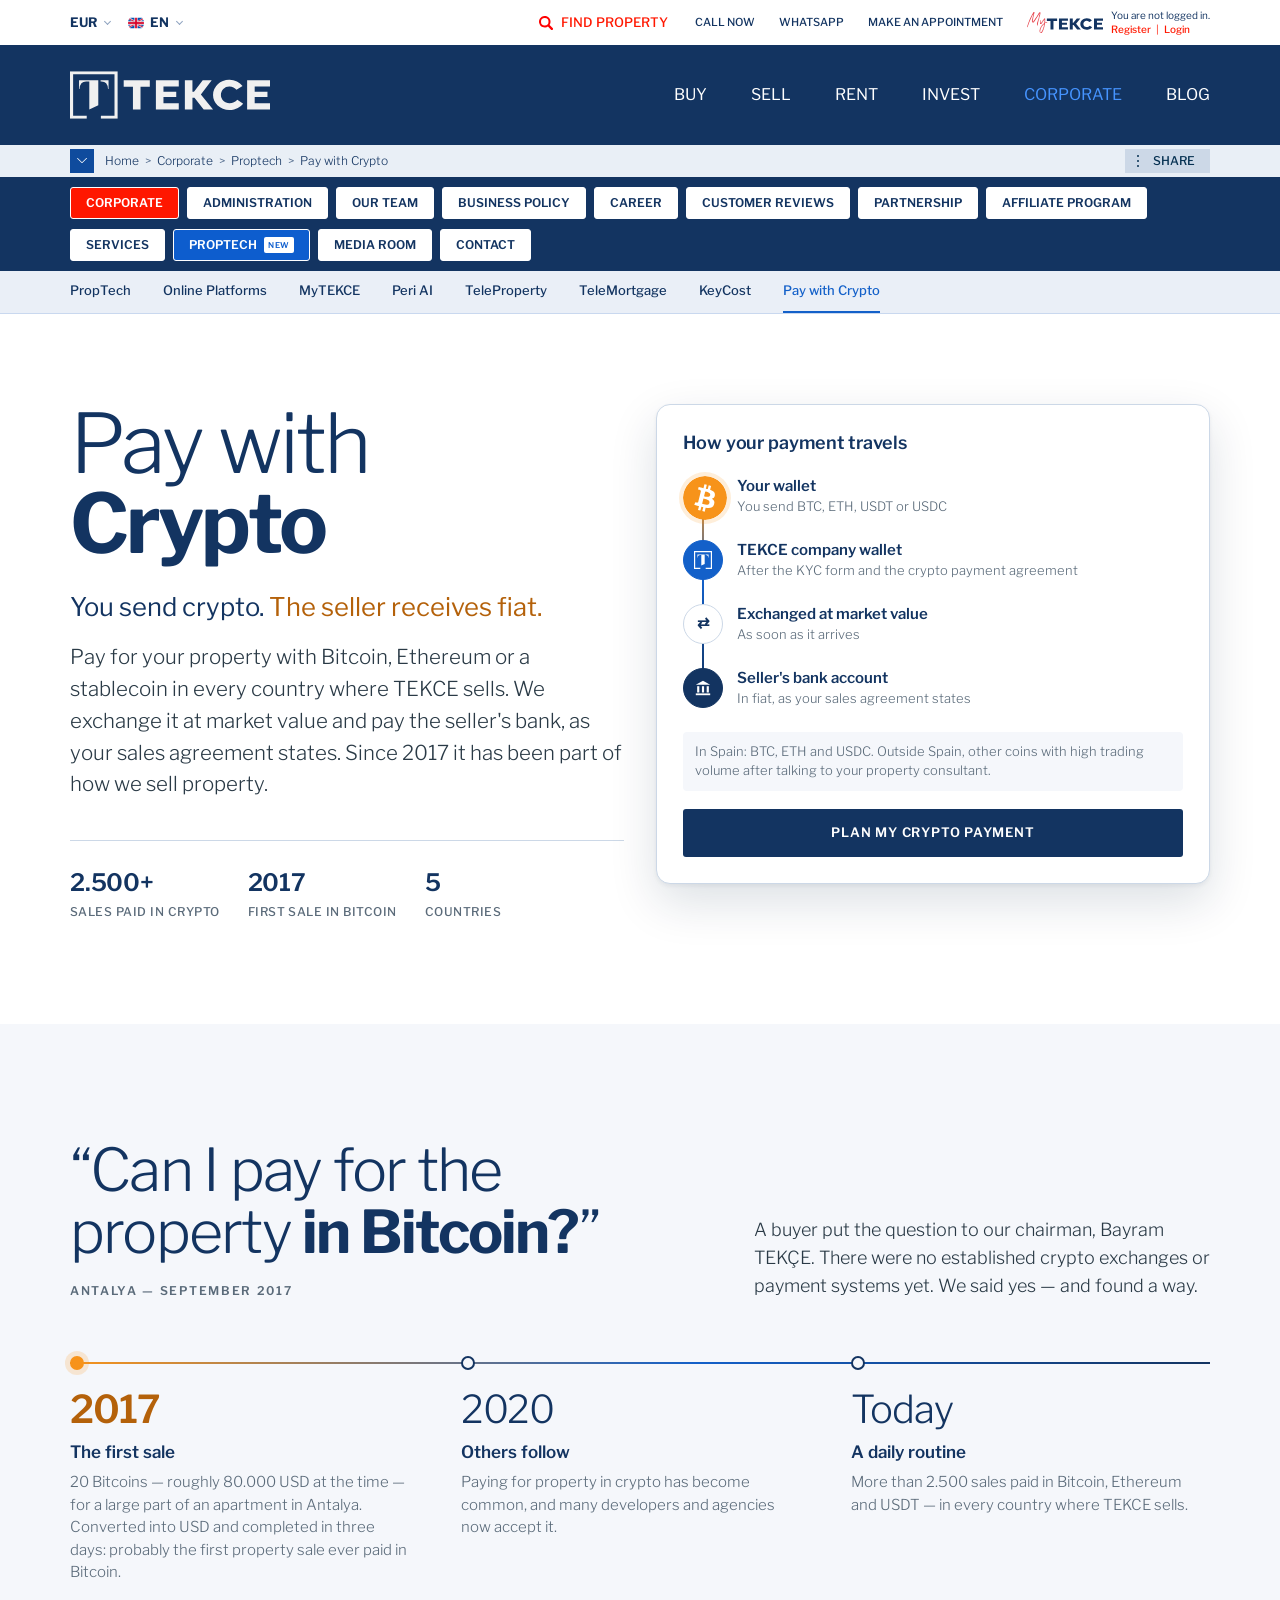
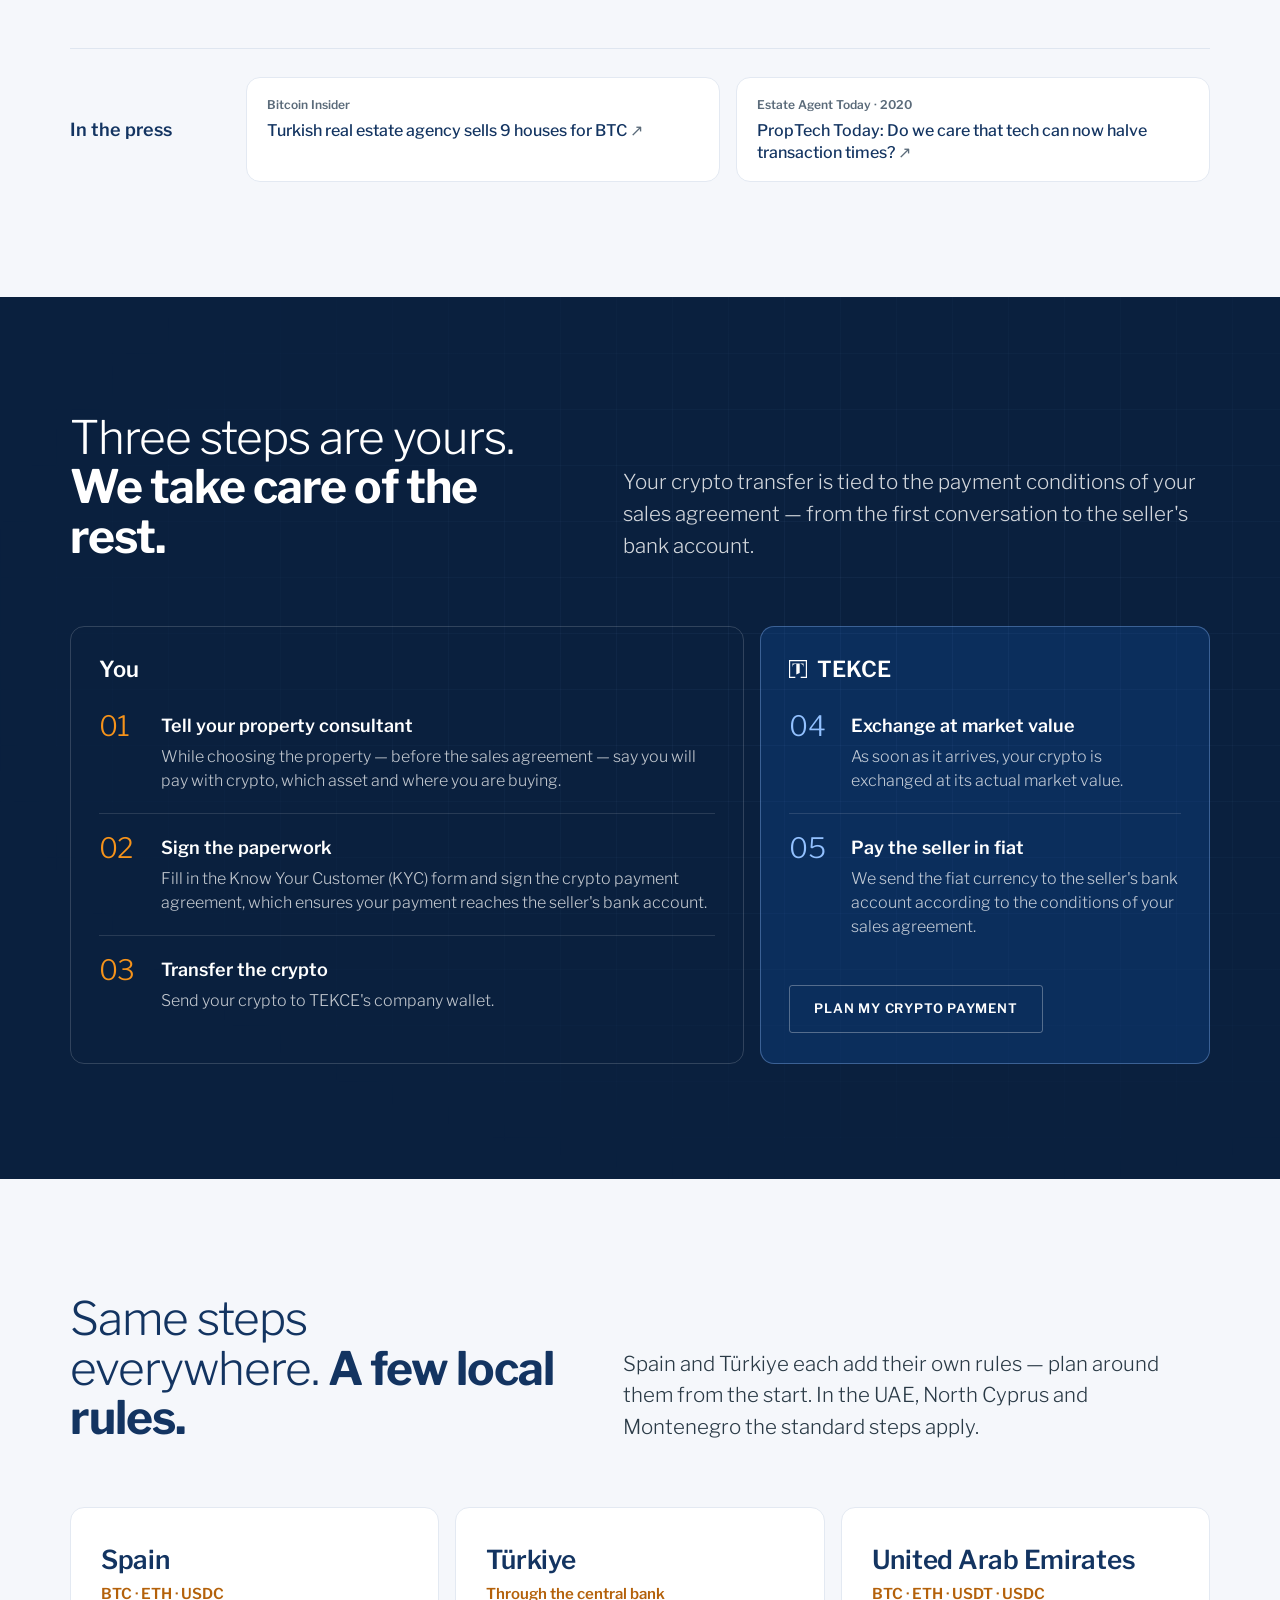
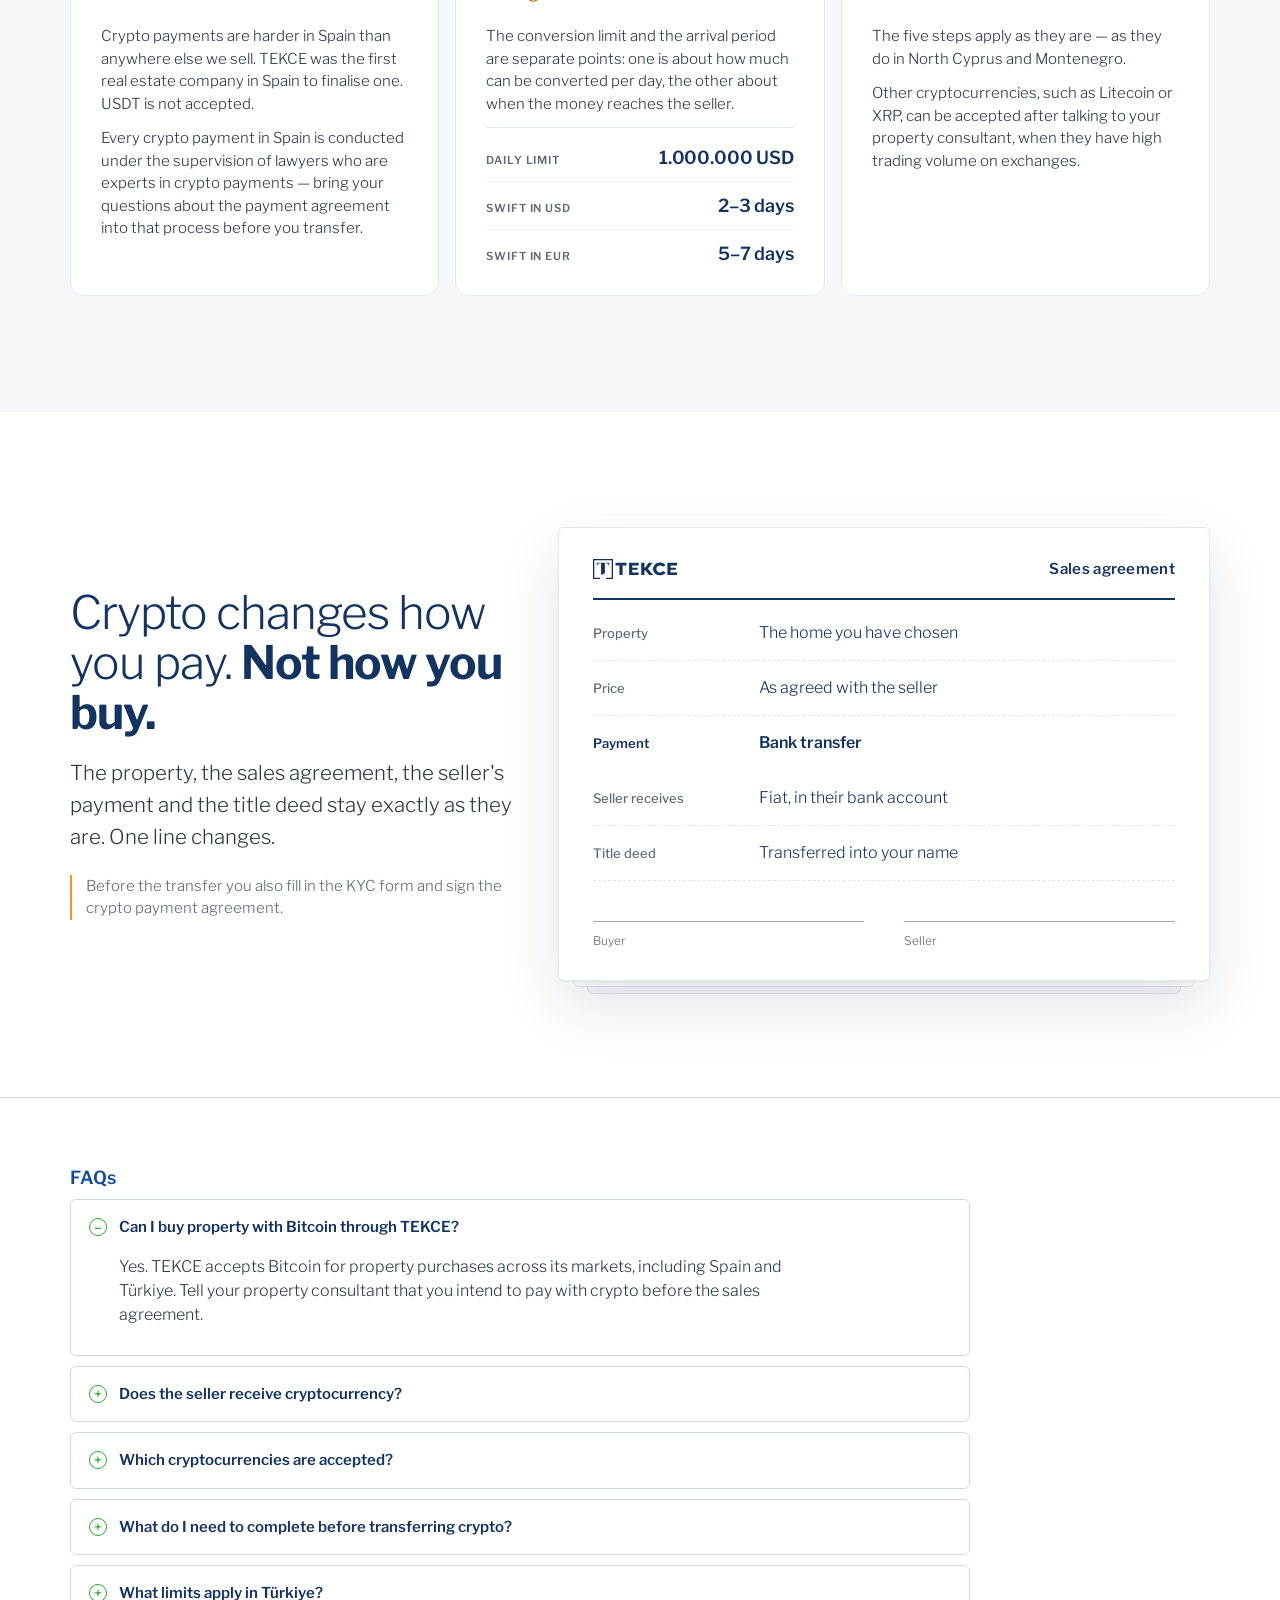
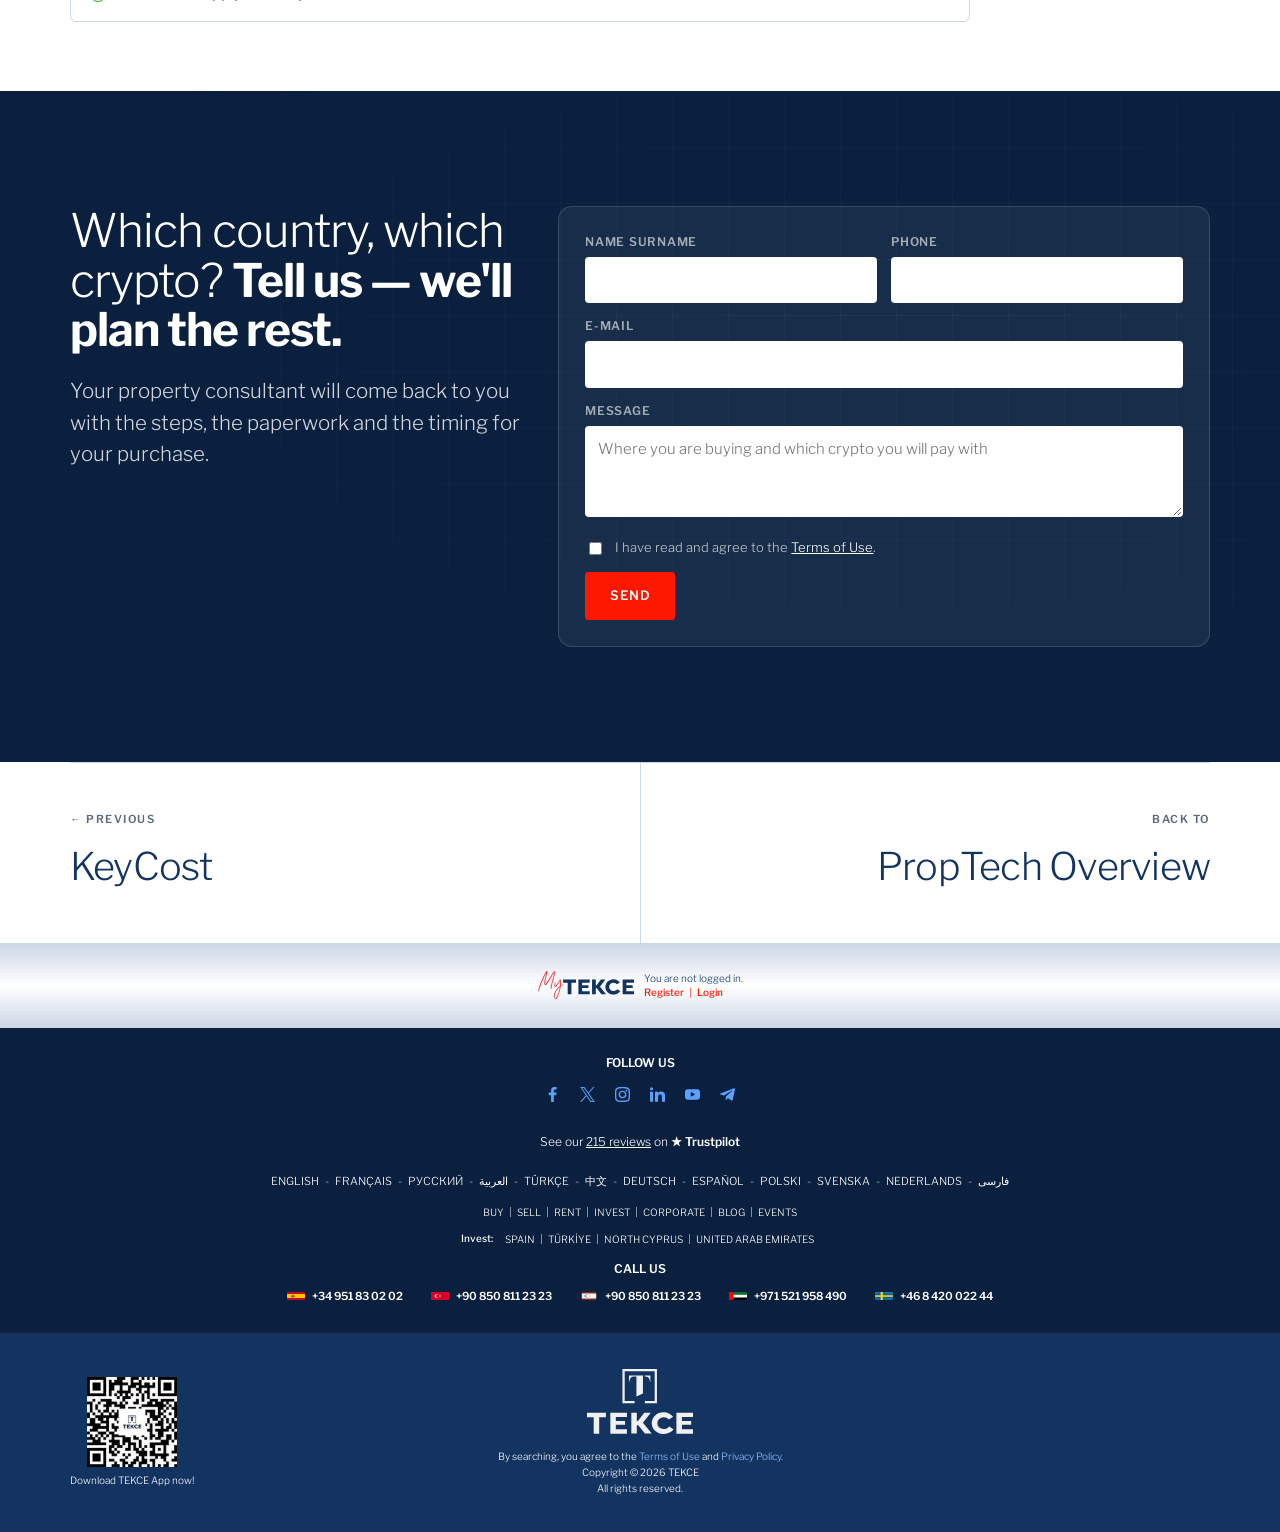
<file: corporate/proptech/crypto/index.html>
<!doctype html>
<html lang="en">
<head>
<meta charset="utf-8">
<meta name="viewport" content="width=device-width, initial-scale=1">
<title>Pay with Crypto: buy property with BTC, ETH &amp; USDT | TEKCE ®</title>
<meta name="description" content="Pay for your property with Bitcoin, Ethereum, USDT or USDC. TEKCE has finalised more than 2.500 sales paid in cryptocurrency since 2017 — you transfer crypto, the seller receives fiat.">
<link rel="preconnect" href="https://fonts.googleapis.com">
<link rel="preconnect" href="https://fonts.gstatic.com" crossorigin>
<link href="https://fonts.googleapis.com/css2?family=Libre+Franklin:ital,wght@0,200;0,300;0,400;0,500;0,600;0,700;0,800;1,300&display=swap" rel="stylesheet">
<link rel="stylesheet" href="../../../assets/css/tekce-shell.css?v=50">
<link rel="stylesheet" href="../../../assets/css/proptech.css?v=50">
<link rel="stylesheet" href="../../../assets/css/pages/crypto.css?v=53">
</head>
<body class="p-crypto">
<a class="skip-link" href="#main">Skip to content</a>

<!-- ============ CORPORATE SHELL (recreation of tekce.com/corporate) ============ -->
<header class="tk-header">
  <div class="container tk-header__in">
    <div class="tk-header__left">
      <div class="tk-header__opts"><button class="tk-dd" type="button">EUR</button><button class="tk-dd" type="button"><img src="../../../assets/img/flag-en.png" alt="" width="16" height="16">EN</button></div>
      <a class="tk-header__logo" href="#"><img src="../../../assets/img/tekce-logo.svg" alt="TEKCE" width="200" height="48"></a>
    </div>
    <div class="tk-header__right">
      <div class="tk-header__top">
        <a class="tk-find" href="#"><img src="../../../assets/img/search-red.svg" alt="" width="14" height="14">Find property</a>
        <a href="#">Call now</a><a href="#">WhatsApp</a><a href="#">Make an appointment</a>
        <a class="tk-my" href="../mytekce/index.html"><img src="../../../assets/img/mytekce-logo-blue.svg" alt="MyTEKCE" width="76" height="22"><span>You are not logged in.<br><b>Register</b><i>|</i><b>Login</b></span></a>
      </div>
      <nav class="tk-nav" aria-label="Main"><a href="#">BUY</a><a href="#">SELL</a><a href="#">RENT</a><a href="#">INVEST</a><a href="#" aria-current="page">CORPORATE</a><a href="#">BLOG</a></nav>
      <button class="tk-burger" type="button" aria-label="Menu" aria-expanded="false"><span></span></button>
    </div>
  </div>
  <nav class="tk-mnav" aria-label="Main (mobile)"><a href="#">BUY</a><a href="#">SELL</a><a href="#">RENT</a><a href="#">INVEST</a></nav>
</header>
<nav class="tk-road" aria-label="Breadcrumb">
  <div class="container">
    <span class="tk-road__more" aria-hidden="true"></span>
    <ol><li><a href="#">Home</a></li><li><a href="#">Corporate</a></li><li><a href="../index.html">Proptech</a></li><li aria-current="page">Pay with Crypto</li></ol>
    <button class="tk-road__share" type="button">SHARE</button>
  </div>
</nav>
<nav class="tk-sub" aria-label="Corporate">
  <div class="container">
    <ul>
      <li class="is-top"><a href="#">CORPORATE</a></li><li><a href="#">ADMINISTRATION</a></li><li><a href="#">OUR TEAM</a></li><li><a href="#">BUSINESS POLICY</a></li><li><a href="#">CAREER</a></li><li><a href="#">CUSTOMER REVIEWS</a></li><li><a href="#">PARTNERSHIP</a></li><li><a href="#">AFFILIATE PROGRAM</a></li><li><a href="#">SERVICES</a></li><li class="is-active"><a class="is-new" href="../index.html" aria-current="page">PROPTECH</a></li><li><a href="#">MEDIA ROOM</a></li><li><a href="#">CONTACT</a></li>
    </ul>
  </div>
</nav>
<!-- ============ /CORPORATE SHELL ============ -->

<nav class="pt-subnav" aria-label="Proptech">
  <div class="container">
    <ul>
      <li class="pn-index"><a href="../index.html" data-label="PropTech">PropTech</a></li>
      <li class="pn-platform"><a href="../platform/index.html" data-label="Online Platforms">Online Platforms</a></li>
      <li class="pn-mytekce"><a href="../mytekce/index.html" data-label="MyTEKCE">MyTEKCE</a></li>
      <li class="pn-peri"><a href="../peri/index.html" data-label="Peri AI">Peri AI</a></li>
      <li class="pn-teleproperty"><a href="../teleproperty/index.html" data-label="TeleProperty">TeleProperty</a></li>
      <li class="pn-telemortgage"><a href="../telemortgage/index.html" data-label="TeleMortgage">TeleMortgage</a></li>
      <li class="pn-keycost"><a href="../keycost/index.html" data-label="KeyCost">KeyCost</a></li>
      <li class="pn-crypto"><a href="index.html" aria-current="page" data-label="Pay with Crypto">Pay with Crypto</a></li>
    </ul>
  </div>
</nav>

<main id="main">

  <!-- 1. Hero + route planner -->
  <section class="p-hero cr-hero" aria-labelledby="cr-title">
    <div class="container split split--top">
      <div class="s-6">
        <h1 class="p-hero__mark" id="cr-title">Pay with <b>Crypto</b></h1>
        <p class="p-hero__tag">You send crypto. <em>The seller receives fiat.</em></p>
        <p class="lead">Pay for your property with Bitcoin, Ethereum or a stablecoin in every country where TEKCE sells. We exchange it at market value and pay the seller's bank, as your sales agreement states. Since 2017 it has been part of how we sell property.</p>
        <div class="p-hero__facts">
          <div><b>2.500+</b>sales paid in crypto</div>
          <div><b>2017</b>first sale in Bitcoin</div>
          <div><b>5</b>countries</div>
        </div>
      </div>
      <div class="s-6">
        <div class="cr-plan reveal">
          <h2 class="cr-plan__h">How your payment travels</h2>
          <ol class="cr-route">
            <li class="cr-route__stop cr-route__stop--in"><span class="cr-route__dot cr-route__dot--coin"><span class="cr-coin"></span></span><div><b>Your wallet</b><span>You send BTC, ETH, USDT or USDC</span></div></li>
            <li class="cr-route__stop"><span class="cr-route__dot cr-route__dot--tk"><img src="../../../assets/img/tekce-mark-white.svg" alt="" width="18" height="18"></span><div><b>TEKCE company wallet</b><span>After the KYC form and the crypto payment agreement</span></div></li>
            <li class="cr-route__stop"><span class="cr-route__dot">⇄</span><div><b>Exchanged at market value</b><span>As soon as it arrives</span></div></li>
            <li class="cr-route__stop cr-route__stop--out"><span class="cr-route__dot cr-route__dot--bank"><svg viewBox="0 0 20 20" width="18" height="18" aria-hidden="true"><path d="M10 2 2 6.5h16L10 2Z" fill="currentColor"/><rect x="3.5" y="8" width="2.4" height="7" fill="currentColor"/><rect x="8.8" y="8" width="2.4" height="7" fill="currentColor"/><rect x="14.1" y="8" width="2.4" height="7" fill="currentColor"/><rect x="2" y="16" width="16" height="2" fill="currentColor"/></svg></span><div><b>Seller's bank account</b><span>In fiat, as your sales agreement states</span></div></li>
          </ol>
          <p class="cr-plan__note">In Spain: BTC, ETH and USDC. Outside Spain, other coins with high trading volume after talking to your property consultant.</p>
          <a class="btn btn--navy cr-plan__cta" href="#plan">Plan my crypto payment</a>
        </div>
      </div>
    </div>
  </section>

  <!-- 2. Story -->
  <section class="section section--pale cr-story" aria-labelledby="story-title">
    <div class="container">
      <div class="split split--top">
        <div class="s-7">
          <h2 class="cr-quote" id="story-title">“Can I pay for the property <b>in Bitcoin?</b>”</h2>
          <p class="meta cr-story__when">Antalya — September 2017</p>
        </div>
        <div class="s-5 copy cr-story__copy">
          <p>A buyer put the question to our chairman, Bayram TEKÇE. There were no established crypto exchanges or payment systems yet. We said yes — and found a way.</p>
        </div>
      </div>
      <ol class="cr-miles reveal">
        <li class="is-first"><time>2017</time><h3>The first sale</h3><p>20 Bitcoins — roughly 80.000 USD at the time — for a large part of an apartment in Antalya. Converted into USD and completed in three days: probably the first property sale ever paid in Bitcoin.</p></li>
        <li><time>2020</time><h3>Others follow</h3><p>Paying for property in crypto has become common, and many developers and agencies now accept it.</p></li>
        <li><time>Today</time><h3>A daily routine</h3><p>More than 2.500 sales paid in Bitcoin, Ethereum and USDT — in every country where TEKCE sells.</p></li>
      </ol>
      <div class="cr-press reveal">
        <h3 class="cr-press__h">In the press</h3>
        <a href="https://www.bitcoininsider.org/article/62712/turkish-real-estate-agency-sells-9-houses-btc" target="_blank" rel="noopener"><span>Bitcoin Insider</span><b>Turkish real estate agency sells 9 houses for BTC</b></a>
        <a href="https://www.estateagenttoday.co.uk/breaking-news/2020/06/proptech-today-do-we-care-that-tech-can-now-halve-transaction-times/" target="_blank" rel="noopener"><span>Estate Agent Today · 2020</span><b>PropTech Today: Do we care that tech can now halve transaction times?</b></a>
      </div>
    </div>
  </section>

  <!-- 2. Two lanes -->
  <section class="section stage" aria-labelledby="how-title">
    <div class="container">
      <div class="head">
        <div>
          <h2 class="h2" id="how-title">Three steps are yours. <b>We take care of the rest.</b></h2>
        </div>
        <p class="lead">Your crypto transfer is tied to the payment conditions of your sales agreement — from the first conversation to the seller's bank account.</p>
      </div>
      <div class="cr-lanes reveal">
        <div class="cr-lane">
          <h3 class="cr-lane__who">You</h3>
          <ol class="cr-lane__steps">
            <li><span>01</span><div><h3>Tell your property consultant</h3><p>While choosing the property — before the sales agreement — say you will pay with crypto, which asset and where you are buying.</p></div></li>
            <li><span>02</span><div><h3>Sign the paperwork</h3><p>Fill in the Know Your Customer (KYC) form and sign the crypto payment agreement, which ensures your payment reaches the seller's bank account.</p></div></li>
            <li><span>03</span><div><h3>Transfer the crypto</h3><p>Send your crypto to TEKCE's company wallet.</p></div></li>
          </ol>
        </div>
        <div class="cr-lane cr-lane--tk">
          <h3 class="cr-lane__who"><img src="../../../assets/img/tekce-mark-white.svg" alt="" width="18" height="18">TEKCE</h3>
          <ol class="cr-lane__steps">
            <li><span>04</span><div><h3>Exchange at market value</h3><p>As soon as it arrives, your crypto is exchanged at its actual market value.</p></div></li>
            <li><span>05</span><div><h3>Pay the seller in fiat</h3><p>We send the fiat currency to the seller's bank account according to the conditions of your sales agreement.</p></div></li>
          </ol>
          <a class="btn btn--ghost cr-lane__cta" href="#plan">Plan my crypto payment</a>
        </div>
      </div>
    </div>
  </section>

  <!-- 3. Country rules -->
  <section class="section section--pale" aria-labelledby="country-title">
    <div class="container">
      <div class="head">
        <div>
          <h2 class="h2" id="country-title">Same steps everywhere. <b>A few local rules.</b></h2>
        </div>
        <p class="lead">Spain and Türkiye each add their own rules — plan around them from the start. In the UAE, North Cyprus and Montenegro the standard steps apply.</p>
      </div>
      <div class="cr-countries reveal">
        <article class="cr-country">
          <h3>Spain</h3>
          <p class="cr-country__sub">BTC · ETH · USDC</p>
          <p>Crypto payments are harder in Spain than anywhere else we sell. TEKCE was the first real estate company in Spain to finalise one. USDT is not accepted.</p>
          <p>Every crypto payment in Spain is conducted under the supervision of lawyers who are experts in crypto payments — bring your questions about the payment agreement into that process before you transfer.</p>
        </article>
        <article class="cr-country">
          <h3>Türkiye</h3>
          <p class="cr-country__sub">Through the central bank</p>
          <p>The conversion limit and the arrival period are separate points: one is about how much can be converted per day, the other about when the money reaches the seller.</p>
          <dl>
            <div><dt>Daily limit</dt><dd>1.000.000 USD</dd></div>
            <div><dt>SWIFT in USD</dt><dd>2–3 days</dd></div>
            <div><dt>SWIFT in EUR</dt><dd>5–7 days</dd></div>
          </dl>
        </article>
        <article class="cr-country">
          <h3>United Arab Emirates</h3>
          <p class="cr-country__sub">BTC · ETH · USDT · USDC</p>
          <p>The five steps apply as they are — as they do in North Cyprus and Montenegro.</p>
          <p>Other cryptocurrencies, such as Litecoin or XRP, can be accepted after talking to your property consultant, when they have high trading volume on exchanges.</p>
        </article>
      </div>
    </div>
  </section>

  <!-- 4. Only the payment changes -->
  <section class="section cr-same" aria-labelledby="jr-title">
    <div class="container split">
      <div class="s-5">
        <h2 class="h2" id="jr-title">Crypto changes how you pay. <b>Not how you buy.</b></h2>
        <p class="lead">The property, the sales agreement, the seller's payment and the title deed stay exactly as they are. One line changes.</p>
        <p class="cr-same__note">Before the transfer you also fill in the KYC form and sign the crypto payment agreement.</p>
      </div>
      <div class="s-7">
        <figure class="cr-doc reveal">
          <div class="cr-doc__head"><img src="../../../assets/img/tekce-logo-navy.svg" alt="TEKCE" width="96" height="23"><span>Sales agreement</span></div>
          <dl class="cr-doc__lines">
            <div><dt>Property</dt><dd>The home you have chosen</dd></div>
            <div><dt>Price</dt><dd>As agreed with the seller</dd></div>
            <div class="cr-doc__pay">
              <dt>Payment</dt>
              <dd>
                <span class="sr-only">Bank transfer, or crypto: BTC, ETH, USDT or USDC</span>
                <span class="cr-flip" aria-hidden="true"><span class="cr-flip__in"><span class="cr-flip__a">Bank transfer</span><span class="cr-flip__b"><span class="cr-coin cr-coin--sm"></span>Crypto · BTC, ETH, USDT or USDC</span><span class="cr-flip__a">Bank transfer</span></span></span>
              </dd>
            </div>
            <div><dt>Seller receives</dt><dd>Fiat, in their bank account</dd></div>
            <div><dt>Title deed</dt><dd>Transferred into your name</dd></div>
          </dl>
          <div class="cr-doc__sign"><span>Buyer</span><span>Seller</span></div>
        </figure>
      </div>
    </div>
  </section>
  <!-- 6. FAQ -->
  <section class="section section--tight section--line" aria-labelledby="faq-title">
    <div class="container">
      <h2 class="h3" id="faq-title" style="color:var(--blue);font-size:18px">FAQs</h2>
      <div class="faq">
        <details open><summary>Can I buy property with Bitcoin through TEKCE?</summary><div><p>Yes. TEKCE accepts Bitcoin for property purchases across its markets, including Spain and Türkiye. Tell your property consultant that you intend to pay with crypto before the sales agreement.</p></div></details>
        <details><summary>Does the seller receive cryptocurrency?</summary><div><p>No. Your crypto is converted at its real market value, and the agreed amount is sent to the seller's bank account in fiat currency according to the sales agreement conditions.</p></div></details>
        <details><summary>Which cryptocurrencies are accepted?</summary><div><p>Outside Spain: BTC, ETH, USDT and USDC; other cryptocurrencies such as Litecoin or XRP can be accepted after talking to your property consultant, when they have high trading volume on exchanges. In Spain: BTC, ETH and USDC.</p></div></details>
        <details><summary>What do I need to complete before transferring crypto?</summary><div><p>Inform your property consultant before the sales agreement, fill in the KYC form and sign the crypto payment agreement under which your payment reaches the seller's bank account.</p></div></details>
        <details><summary>What limits apply in Türkiye?</summary><div><p>The daily crypto conversion limit is 1.000.000 USD. The converted amount arrives by SWIFT in 2 to 3 days in USD and 5 to 7 days in EUR.</p></div></details>
      </div>
    </div>
  </section>

  <!-- 7. Plan (form) -->
  <section class="section stage cr-cta" id="plan" aria-labelledby="plan-title">
    <div class="container split split--top">
      <div class="s-5">
        <h2 class="h2" id="plan-title">Which country, which crypto? <b>Tell us — we'll plan the rest.</b></h2>
        <p class="lead">Your property consultant will come back to you with the steps, the paperwork and the timing for your purchase.</p>
      </div>
      <div class="s-7">
        <form class="cr-form" data-form="PayWithBitcoin" data-formtype="tur4">
          <div class="cr-form__row">
            <label><span>Name Surname</span><input type="text" name="name" autocomplete="name" required></label>
            <label><span>Phone</span><input type="tel" name="phone" autocomplete="tel" required></label>
          </div>
          <label><span>E-mail</span><input type="email" name="email" autocomplete="email" required></label>
          <label><span>Message</span><textarea name="message" rows="3" placeholder="Where you are buying and which crypto you will pay with"></textarea></label>
          <label class="cr-form__terms"><input type="checkbox" required><span>I have read and agree to the <a href="https://tekce.com/corporate/terms-of-use">Terms of Use</a>.</span></label>
          <button class="btn btn--red" type="submit">Send</button>
          <p class="cr-form__done" hidden>Thank you. Your property consultant will be in touch soon.</p>
        </form>
      </div>
    </div>
  </section>

  <div class="container"><nav class="next-product" aria-label="More Proptech">
    <a href="../keycost/index.html"><small>← Previous</small><span>KeyCost</span></a>
    <a href="../index.html"><small>Back to</small><span>PropTech Overview</span></a>
  </nav></div>

</main>

<!-- ============ FOOTER (recreation of tekce.com) ============ -->
<footer class="tk-foot">
  <div class="tk-foot__my"><a href="#"><img src="../../../assets/img/mytekce-logo-blue.svg" alt="MyTEKCE" width="96" height="28"></a><span>You are not logged in.<br><b>Register</b><i>|</i><b>Login</b></span></div>
  <div class="tk-foot__links">
    <div class="container">
      <p class="tk-foot__h">FOLLOW US</p>
      <div class="tk-foot__social"><a href="#" aria-label="Facebook"><svg viewBox="0 0 24 24"><use href="../../../assets/img/sprite.svg#facebook-icon"></use></svg></a><a href="#" aria-label="X"><svg viewBox="0 0 24 24"><use href="../../../assets/img/sprite.svg#twitter-icon"></use></svg></a><a href="#" aria-label="Instagram"><svg viewBox="0 0 24 24"><use href="../../../assets/img/sprite.svg#instagram-icon"></use></svg></a><a href="#" aria-label="LinkedIn"><svg viewBox="0 0 24 24"><use href="../../../assets/img/sprite.svg#linkedin-icon"></use></svg></a><a href="#" aria-label="YouTube"><svg viewBox="0 0 24 24"><use href="../../../assets/img/sprite.svg#youtube-icon"></use></svg></a><a href="#" aria-label="Telegram"><svg viewBox="0 0 24 24"><use href="../../../assets/img/sprite.svg#telegram-icon"></use></svg></a></div>
      <p class="tk-foot__tp">See our <u>215 reviews</u> on <b>★ Trustpilot</b></p>
      <p class="tk-foot__langs"><a href="#">ENGLISH</a> <span>-</span> <a href="#">FRANÇAIS</a> <span>-</span> <a href="#">РУССКИЙ</a> <span>-</span> <a href="#">العربية</a> <span>-</span> <a href="#">TÜRKÇE</a> <span>-</span> <a href="#">中文</a> <span>-</span> <a href="#">DEUTSCH</a> <span>-</span> <a href="#">ESPAÑOL</a> <span>-</span> <a href="#">POLSKI</a> <span>-</span> <a href="#">SVENSKA</a> <span>-</span> <a href="#">NEDERLANDS</a> <span>-</span> <a href="#">فارسی</a></p>
      <p class="tk-foot__row"><a href="#">BUY</a><a href="#">SELL</a><a href="#">RENT</a><a href="#">INVEST</a><a href="#">CORPORATE</a><a href="#">BLOG</a><a href="#">EVENTS</a></p>
      <p class="tk-foot__row"><em>Invest:</em><a href="#">SPAIN</a><a href="#">TÜRKİYE</a><a href="#">NORTH CYPRUS</a><a href="#">UNITED ARAB EMIRATES</a></p>
      <p class="tk-foot__h">CALL US</p>
      <p class="tk-foot__phones"><span><img src="../../../assets/img/flag-es.png" alt="" width="18" height="12">+34 951 83 02 02</span><span><img src="../../../assets/img/flag-tr.png" alt="" width="18" height="12">+90 850 811 23 23</span><span><img src="../../../assets/img/flag-kktc.png" alt="" width="18" height="12">+90 850 811 23 23</span><span><img src="../../../assets/img/flag-ae.png" alt="" width="18" height="12">+971 521 958 490</span><span><img src="../../../assets/img/flag-se.png" alt="" width="18" height="12">+46 8 420 022 44</span></p>
    </div>
  </div>
  <div class="tk-foot__info">
    <div class="container">
      <div class="tk-foot__app"><img src="../../../assets/img/tekce-app-qr.png" alt="QR code to install the TEKCE App" width="90" height="90"><span>Download TEKCE App now!</span></div>
      <div class="tk-foot__brand"><img src="../../../assets/img/tekce-footer-logo.svg" alt="TEKCE" width="106" height="65"><p>By searching, you agree to the <a href="#">Terms of Use</a> and <a href="#">Privacy Policy.</a></p><p>Copyright © 2026 TEKCE</p><p>All rights reserved.</p></div>
      <div></div>
    </div>
  </div>
</footer>
<script src="../../../assets/js/proptech.js?v=50"></script>
<script src="../../../assets/js/crypto.js?v=50"></script>
</body>
</html>
</file>
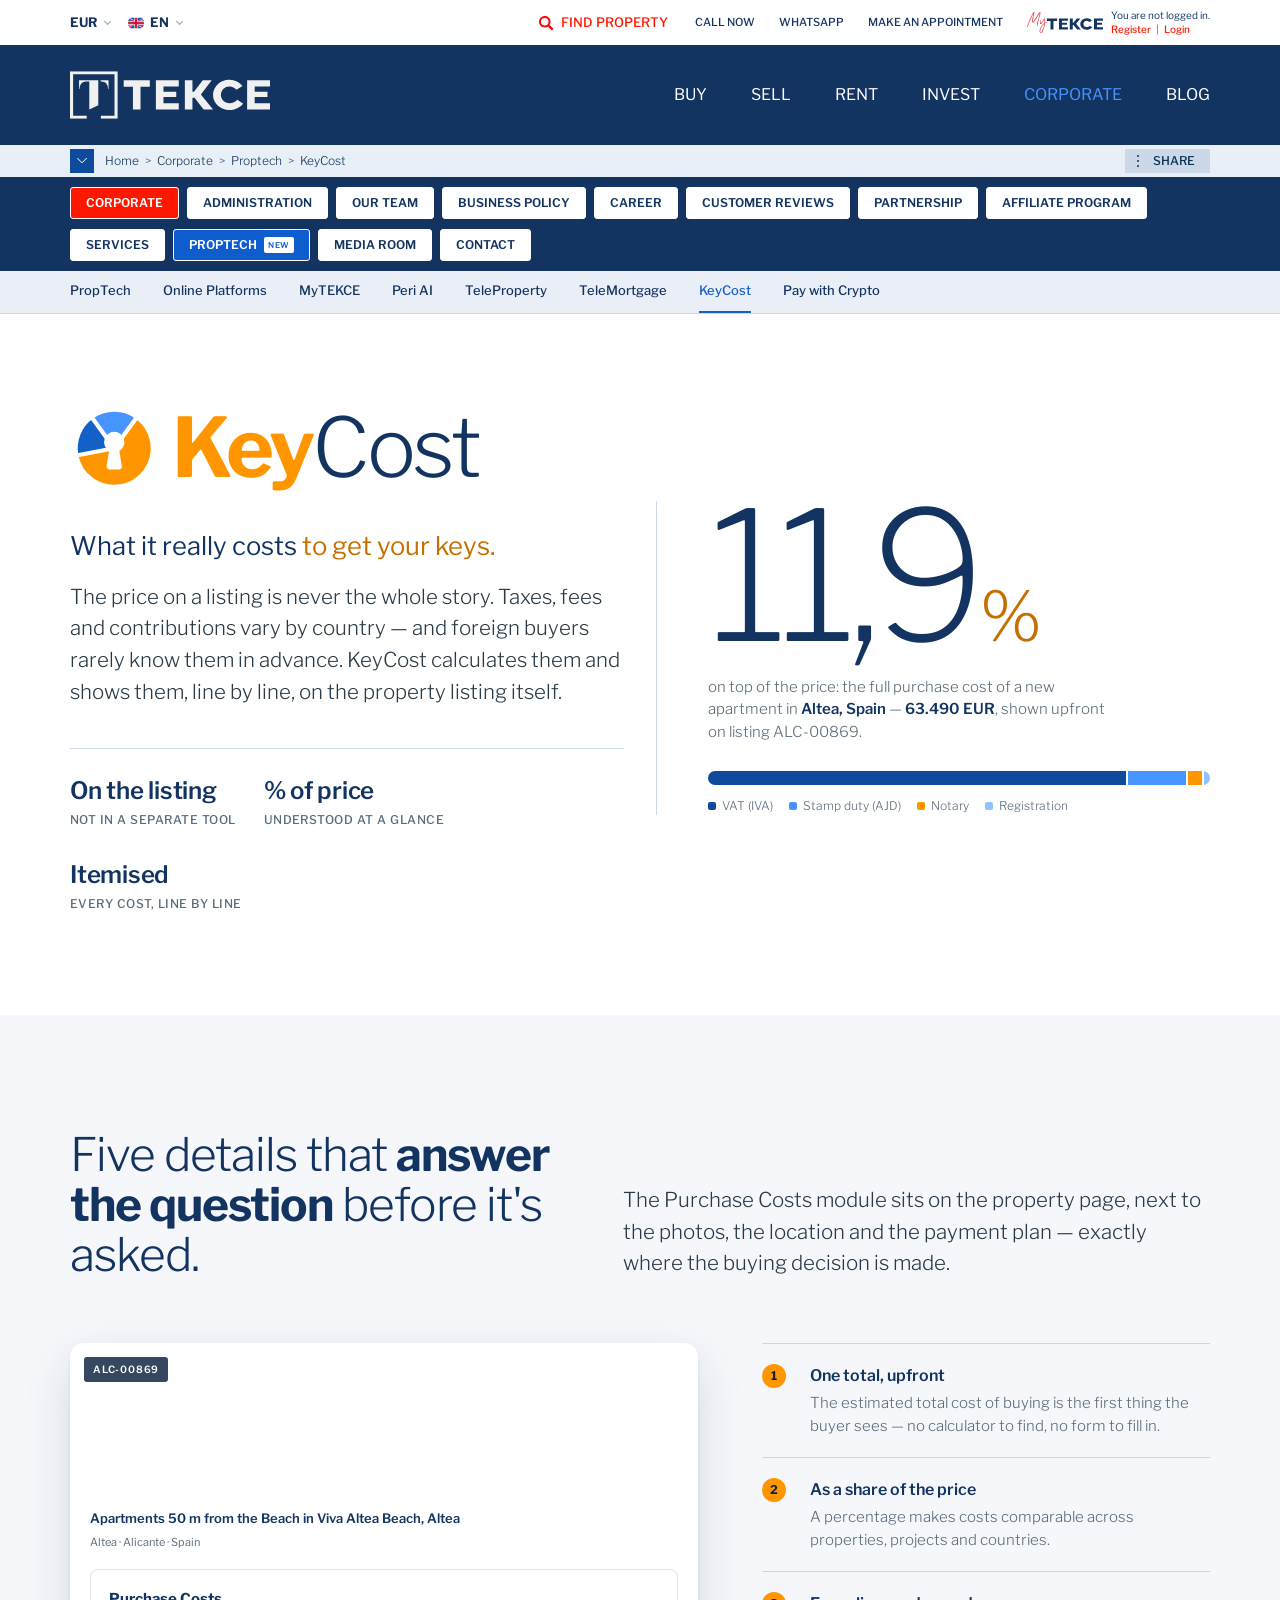
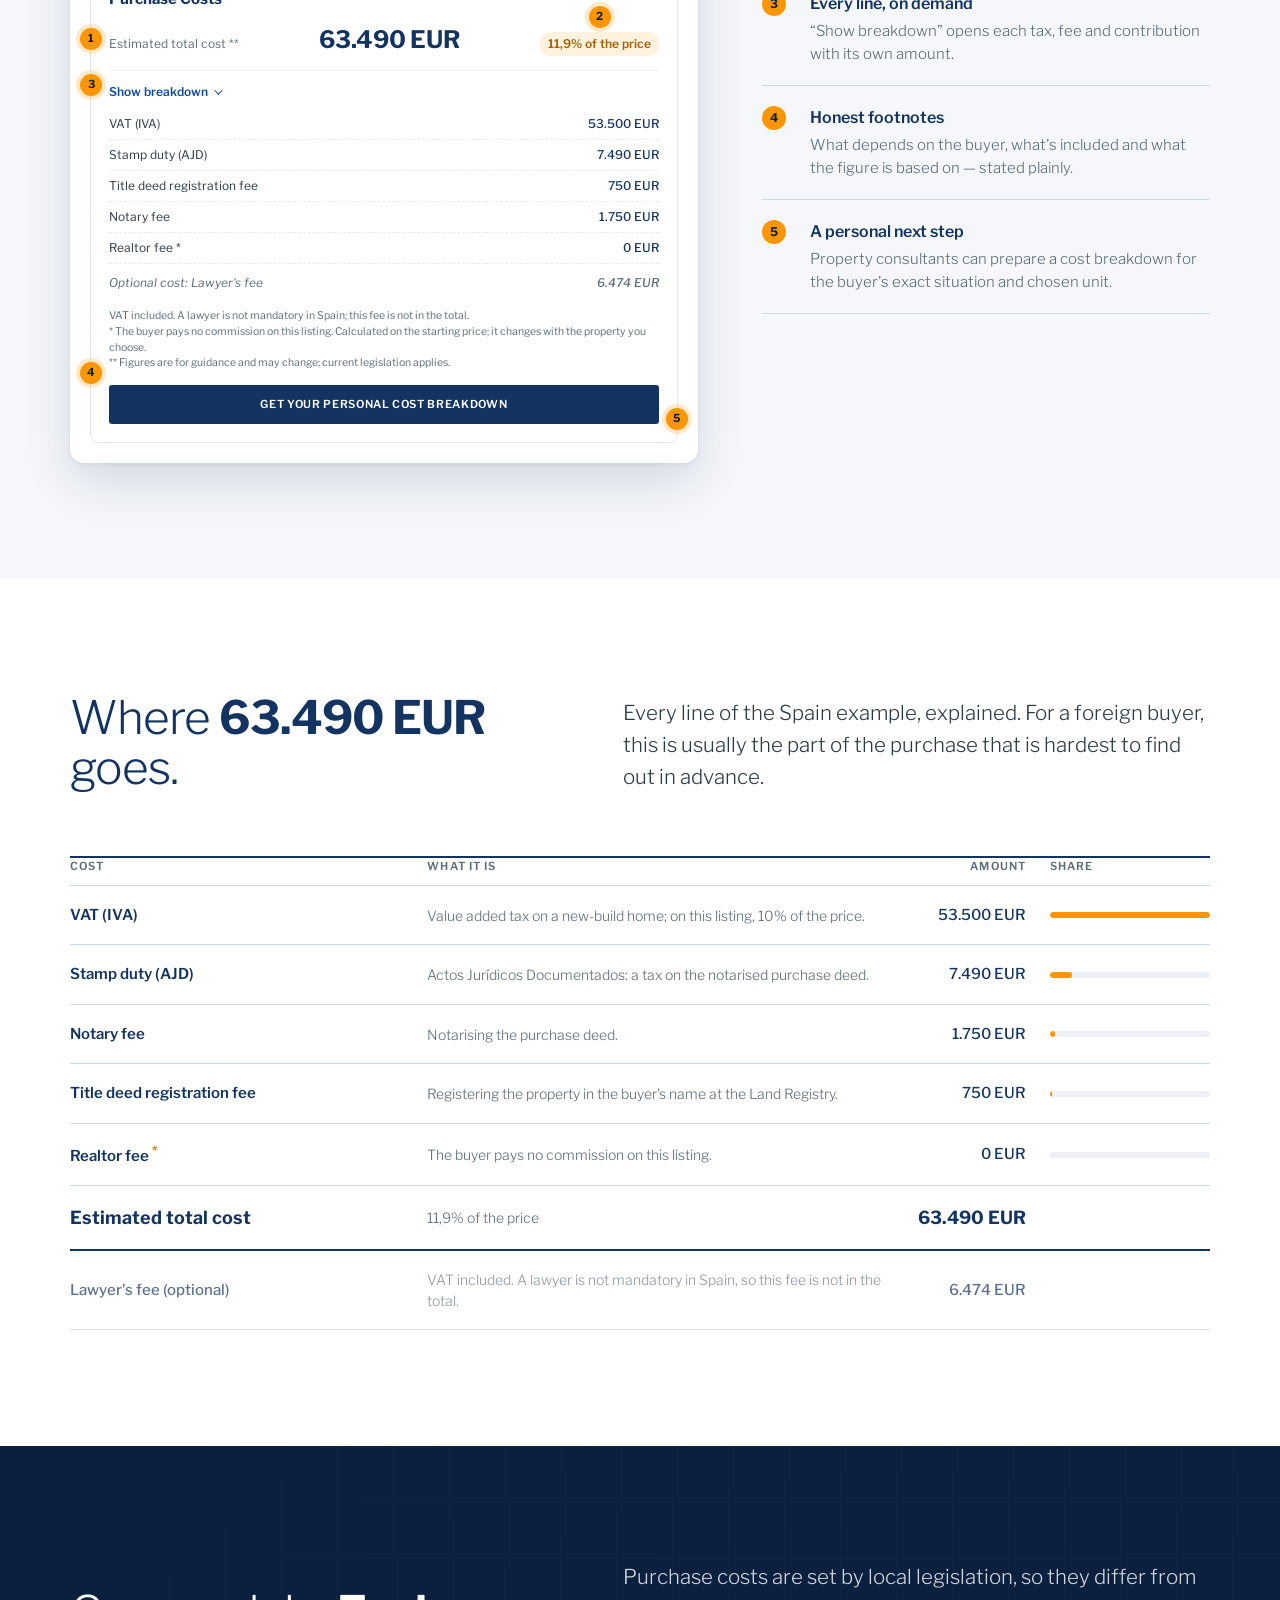
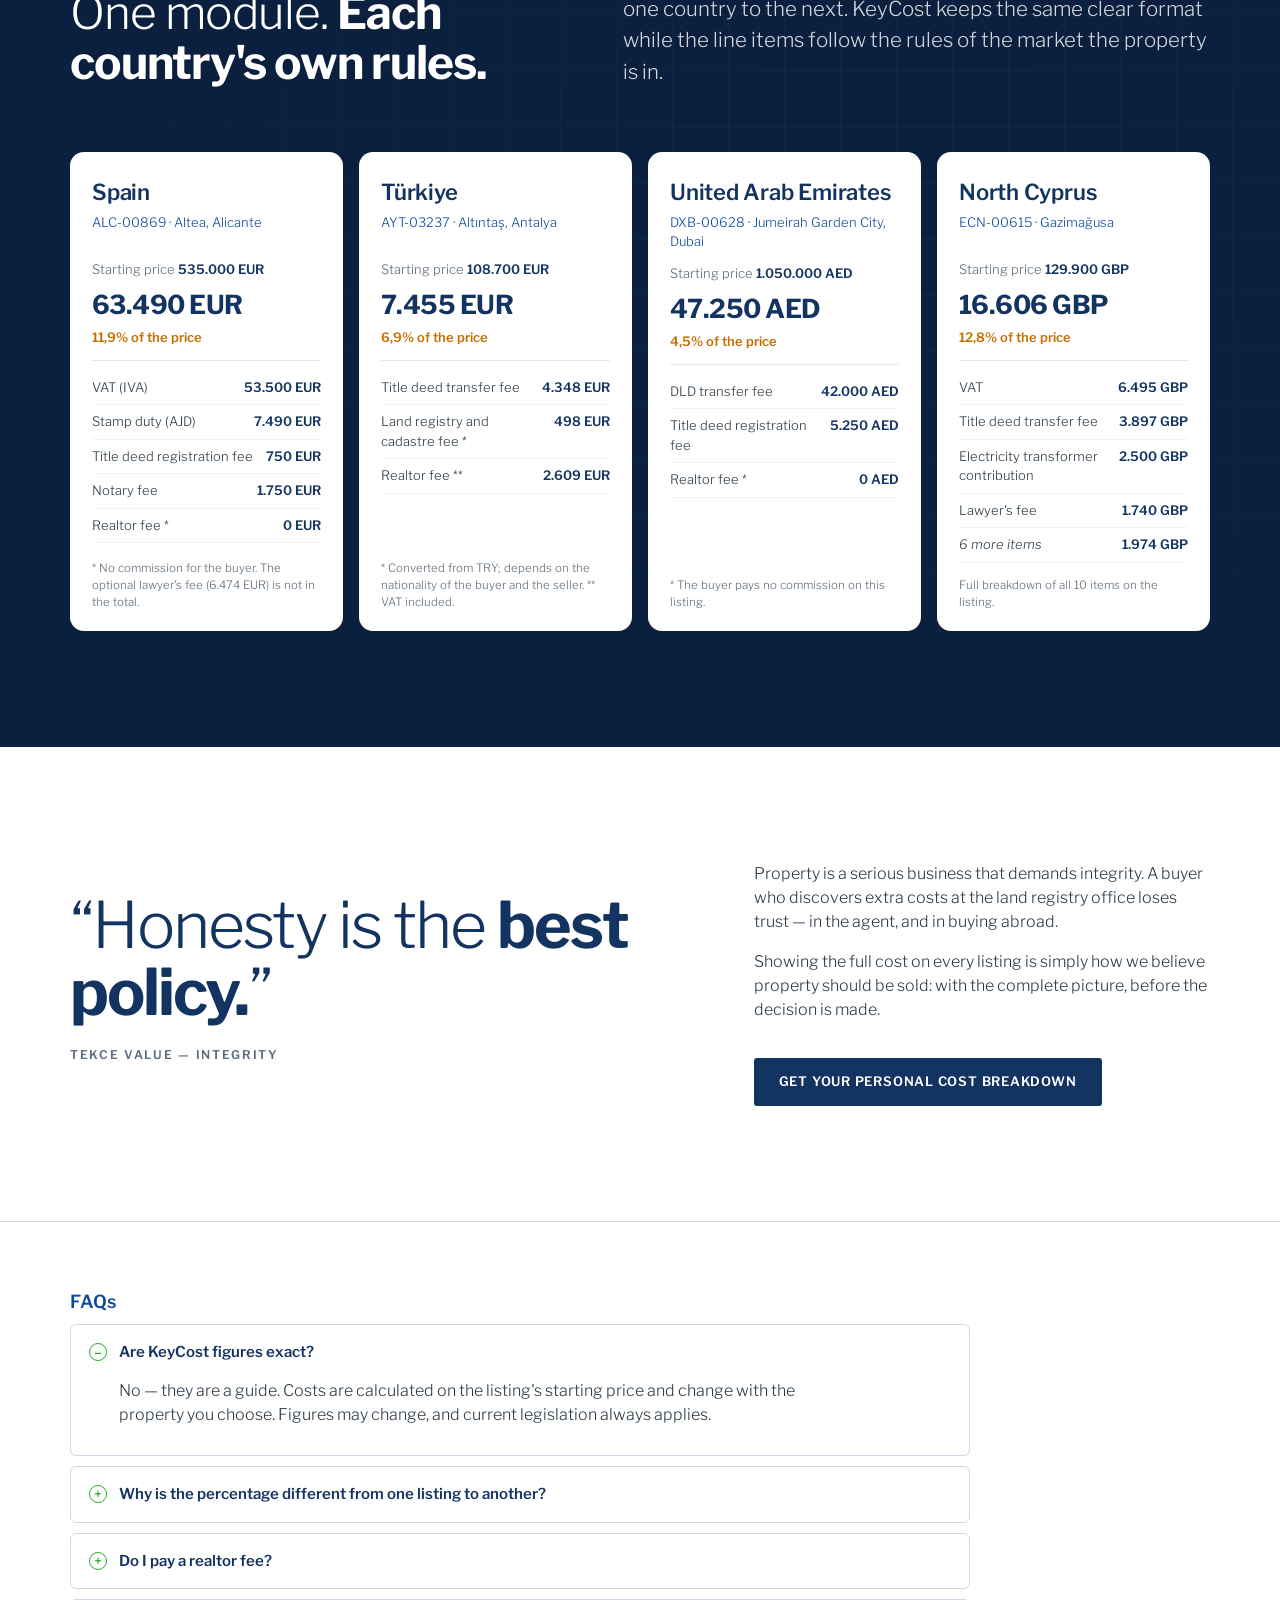
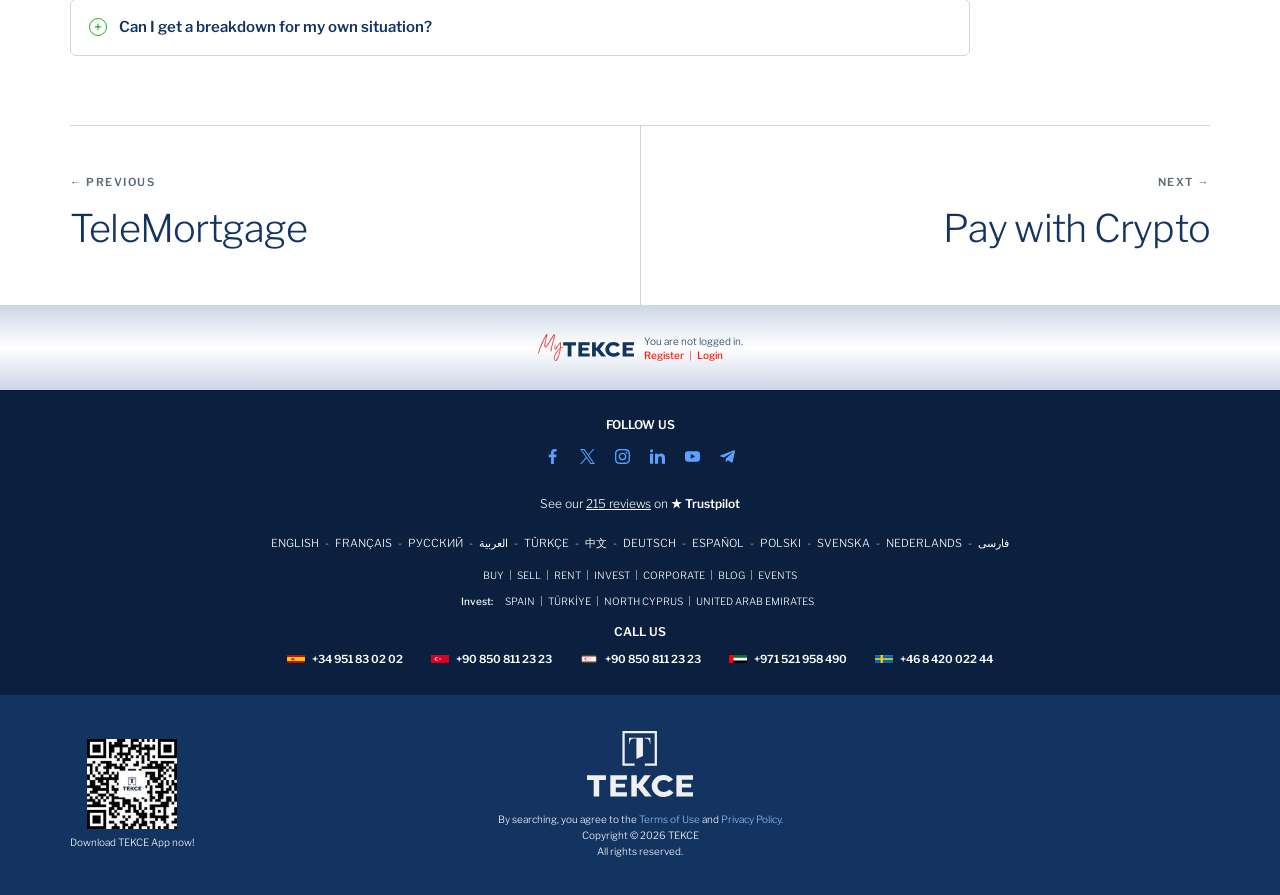
<file: corporate/proptech/keycost/index.html>
<!doctype html>
<html lang="en">
<head>
<meta charset="utf-8">
<meta name="viewport" content="width=device-width, initial-scale=1">
<title>KeyCost | Proptech | TEKCE ®</title>
<meta name="description" content="KeyCost by TEKCE: the full cost of buying a property — taxes, fees and contributions — itemised on the listing itself, as a share of the price.">
<link rel="preconnect" href="https://fonts.googleapis.com">
<link rel="preconnect" href="https://fonts.gstatic.com" crossorigin>
<link href="https://fonts.googleapis.com/css2?family=Libre+Franklin:ital,wght@0,200;0,300;0,400;0,500;0,600;0,700;0,800;1,300&display=swap" rel="stylesheet">
<link rel="stylesheet" href="../../../assets/css/tekce-shell.css?v=50">
<link rel="stylesheet" href="../../../assets/css/proptech.css?v=50">
<link rel="stylesheet" href="../../../assets/css/pages/keycost.css?v=50">
</head>
<body class="p-keycost">
<a class="skip-link" href="#main">Skip to content</a>

<!-- ============ CORPORATE SHELL (recreation of tekce.com/corporate) ============ -->
<header class="tk-header">
  <div class="container tk-header__in">
    <div class="tk-header__left">
      <div class="tk-header__opts"><button class="tk-dd" type="button">EUR</button><button class="tk-dd" type="button"><img src="../../../assets/img/flag-en.png" alt="" width="16" height="16">EN</button></div>
      <a class="tk-header__logo" href="#"><img src="../../../assets/img/tekce-logo.svg" alt="TEKCE" width="200" height="48"></a>
    </div>
    <div class="tk-header__right">
      <div class="tk-header__top">
        <a class="tk-find" href="#"><img src="../../../assets/img/search-red.svg" alt="" width="14" height="14">Find property</a>
        <a href="#">Call now</a><a href="#">WhatsApp</a><a href="#">Make an appointment</a>
        <a class="tk-my" href="../../mytekce/index.html"><img src="../../../assets/img/mytekce-logo-blue.svg" alt="MyTEKCE" width="76" height="22"><span>You are not logged in.<br><b>Register</b><i>|</i><b>Login</b></span></a>
      </div>
      <nav class="tk-nav" aria-label="Main"><a href="#">BUY</a><a href="#">SELL</a><a href="#">RENT</a><a href="#">INVEST</a><a href="#" aria-current="page">CORPORATE</a><a href="#">BLOG</a></nav>
      <button class="tk-burger" type="button" aria-label="Menu" aria-expanded="false"><span></span></button>
    </div>
  </div>
  <nav class="tk-mnav" aria-label="Main (mobile)"><a href="#">BUY</a><a href="#">SELL</a><a href="#">RENT</a><a href="#">INVEST</a></nav>
</header>
<nav class="tk-road" aria-label="Breadcrumb">
  <div class="container">
    <span class="tk-road__more" aria-hidden="true"></span>
    <ol><li><a href="#">Home</a></li><li><a href="#">Corporate</a></li><li><a href="../index.html">Proptech</a></li><li aria-current="page">KeyCost</li></ol>
    <button class="tk-road__share" type="button">SHARE</button>
  </div>
</nav>
<nav class="tk-sub" aria-label="Corporate">
  <div class="container">
    <ul>
      <li class="is-top"><a href="#">CORPORATE</a></li><li><a href="#">ADMINISTRATION</a></li><li><a href="#">OUR TEAM</a></li><li><a href="#">BUSINESS POLICY</a></li><li><a href="#">CAREER</a></li><li><a href="#">CUSTOMER REVIEWS</a></li><li><a href="#">PARTNERSHIP</a></li><li><a href="#">AFFILIATE PROGRAM</a></li><li><a href="#">SERVICES</a></li><li class="is-active"><a class="is-new" href="../index.html" aria-current="page">PROPTECH</a></li><li><a href="#">MEDIA ROOM</a></li><li><a href="#">CONTACT</a></li>
    </ul>
  </div>
</nav>
<!-- ============ /CORPORATE SHELL ============ -->

<nav class="pt-subnav" aria-label="Proptech">
  <div class="container">
    <ul>
      <li class="pn-index"><a href="../index.html" data-label="PropTech">PropTech</a></li>
      <li class="pn-platform"><a href="../platform/index.html" data-label="Online Platforms">Online Platforms</a></li>
      <li class="pn-mytekce"><a href="../mytekce/index.html" data-label="MyTEKCE">MyTEKCE</a></li>
      <li class="pn-peri"><a href="../peri/index.html" data-label="Peri AI">Peri AI</a></li>
      <li class="pn-teleproperty"><a href="../teleproperty/index.html" data-label="TeleProperty">TeleProperty</a></li>
      <li class="pn-telemortgage"><a href="../telemortgage/index.html" data-label="TeleMortgage">TeleMortgage</a></li>
      <li class="pn-keycost"><a href="index.html" aria-current="page" data-label="KeyCost">KeyCost</a></li>
      <li class="pn-crypto"><a href="../crypto/index.html" data-label="Pay with Crypto">Pay with Crypto</a></li>
    </ul>
  </div>
</nav>

<main id="main">

  <!-- 1. Hero -->
  <section class="p-hero" aria-labelledby="kc-title">
    <div class="container split">
      <div class="s-6">
        <h1 class="p-hero__mark p-hero__mark--kc" id="kc-title"><span class="kc-logo" role="img" aria-label="KeyCost"><svg class="kc-logo__mark" viewBox="0 0 40 40" aria-hidden="true"><defs><mask id="kc-mark-hero" maskUnits="userSpaceOnUse" x="0" y="0" width="40" height="40"><rect width="40" height="40" fill="#fff"/><line x1="20" y1="20" x2="30.29" y2="5.84" stroke="#000" stroke-width="1.9" stroke-linecap="round"/><line x1="20" y1="20" x2="2.81" y2="23.28" stroke="#000" stroke-width="1.9" stroke-linecap="round"/><line x1="20" y1="20" x2="9.71" y2="5.84" stroke="#000" stroke-width="1.9" stroke-linecap="round"/><path d="M20 12.6a4.6 4.6 0 0 1 2.3 8.58l1.15 6.9a1.3 1.3 0 0 1-1.28 1.52h-4.34a1.3 1.3 0 0 1-1.28-1.52l1.15-6.9A4.6 4.6 0 0 1 20 12.6Z" fill="#000"/></mask></defs><g mask="url(#kc-mark-hero)"><circle cx="20" cy="20" r="8.25" fill="none" stroke="#ff9600" stroke-width="16.5" stroke-dasharray="32.138 51.836" transform="rotate(-54.0 20 20)"/><circle cx="20" cy="20" r="8.25" fill="none" stroke="#1360c9" stroke-width="16.5" stroke-dasharray="9.331 51.836" transform="rotate(169.2 20 20)"/><circle cx="20" cy="20" r="8.25" fill="none" stroke="#4694ff" stroke-width="16.5" stroke-dasharray="10.367 51.836" transform="rotate(234.0 20 20)"/></g></svg><span aria-hidden="true"><b>Key</b>Cost</span></span></h1>
        <p class="p-hero__tag">What it really costs <em>to get your keys.</em></p>
        <p class="lead">The price on a listing is never the whole story. Taxes, fees and contributions vary by country — and foreign buyers rarely know them in advance. KeyCost calculates them and shows them, line by line, on the property listing itself.</p>
        <div class="p-hero__facts">
          <div><b>On the listing</b>not in a separate tool</div>
          <div><b>% of price</b>understood at a glance</div>
          <div><b>Itemised</b>every cost, line by line</div>
        </div>
      </div>
      <div class="s-6">
        <div class="kc-figure reveal">
          <p class="kc-figure__n">11,9<small>%</small></p>
          <p class="kc-figure__cap">on top of the price: the full purchase cost of a new apartment in <b>Altea, Spain</b> — <b>63.490 EUR</b>, shown upfront on listing ALC-00869.</p>
          <div class="kc-stack" role="img" aria-label="Breakdown of 63.490 EUR: VAT 84%, stamp duty 12%, notary fee 3%, title deed registration fee 1%">
            <i style="width:84.3%;background:#0f4b9d"></i><i style="width:11.8%;background:#4694ff"></i><i style="width:2.8%;background:#ff9600"></i><i style="width:1.2%;background:#93c1ff"></i>
          </div>
          <div class="kc-stack-legend" aria-hidden="true"><span style="--c:#0f4b9d">VAT (IVA)</span><span style="--c:#4694ff">Stamp duty (AJD)</span><span style="--c:#ff9600">Notary</span><span style="--c:#93c1ff">Registration</span></div>
        </div>
      </div>
    </div>
  </section>

  <!-- 2. Anatomy -->
  <section class="section section--pale" aria-labelledby="anatomy-title">
    <div class="container">
      <div class="head">
        <div>
          <h2 class="h2" id="anatomy-title">Five details that <b>answer the question</b> before it's asked.</h2>
        </div>
        <p class="lead">The Purchase Costs module sits on the property page, next to the photos, the location and the payment plan — exactly where the buying decision is made.</p>
      </div>
      <div class="kc-anatomy">
        <div class="reveal">
          <div class="kc-listing" aria-hidden="true">
            <div class="kc-listing__photo" style="background-image:url('https://static.tekce.com/files/emlaklar/dis/850x550/orj/d2/alc-00869-apartments-a-few-meters-from-the-beach-in-altea-alicante-te.jpeg')"><span class="kc-listing__ref">ALC-00869</span></div>
            <div class="kc-listing__head"><p>Apartments 50 m from the Beach in Viva Altea Beach, Altea</p><span>Altea · Alicante · Spain</span></div>
            <div class="kc-module">
              <span class="pin pin--1">1</span><span class="pin pin--2">2</span><span class="pin pin--3">3</span><span class="pin pin--4">4</span><span class="pin pin--5">5</span>
              <h4>Purchase Costs</h4>
              <div class="kc-total"><span>Estimated total cost **</span><b>63.490 EUR</b><em>11,9% of the price</em></div>
              <span class="kc-toggle">Show breakdown</span>
              <table class="kc-lines">
                <tr><td>VAT (IVA)</td><td>53.500 EUR</td></tr>
                <tr><td>Stamp duty (AJD)</td><td>7.490 EUR</td></tr>
                <tr><td>Title deed registration fee</td><td>750 EUR</td></tr>
                <tr><td>Notary fee</td><td>1.750 EUR</td></tr>
                <tr><td>Realtor fee *</td><td>0 EUR</td></tr>
                <tr class="kc-lines__opt"><td>Optional cost: Lawyer's fee</td><td>6.474 EUR</td></tr>
              </table>
              <p class="kc-foot">VAT included. A lawyer is not mandatory in Spain; this fee is not in the total.<br>* The buyer pays no commission on this listing. Calculated on the starting price; it changes with the property you choose.<br>** Figures are for guidance and may change; current legislation applies.</p>
              <span class="kc-cta">Get your personal cost breakdown</span>
            </div>
          </div>
        </div>
        <ol class="kc-callouts">
          <li><div><h3>One total, upfront</h3><p>The estimated total cost of buying is the first thing the buyer sees — no calculator to find, no form to fill in.</p></div></li>
          <li><div><h3>As a share of the price</h3><p>A percentage makes costs comparable across properties, projects and countries.</p></div></li>
          <li><div><h3>Every line, on demand</h3><p>“Show breakdown” opens each tax, fee and contribution with its own amount.</p></div></li>
          <li><div><h3>Honest footnotes</h3><p>What depends on the buyer, what's included and what the figure is based on — stated plainly.</p></div></li>
          <li><div><h3>A personal next step</h3><p>Property consultants can prepare a cost breakdown for the buyer's exact situation and chosen unit.</p></div></li>
        </ol>
      </div>
    </div>
  </section>

  <!-- 3. Receipt / glossary -->
  <section class="section" aria-labelledby="receipt-title">
    <div class="container">
      <div class="head">
        <div>
          <h2 class="h2" id="receipt-title">Where <b>63.490 EUR</b> goes.</h2>
        </div>
        <p class="lead">Every line of the Spain example, explained. For a foreign buyer, this is usually the part of the purchase that is hardest to find out in advance.</p>
      </div>
      <div class="kc-receipt reveal" role="table" aria-label="Purchase costs for listing ALC-00869">
        <div class="kc-row kc-row--head" role="row"><span role="columnheader">Cost</span><span role="columnheader">What it is</span><span role="columnheader" style="text-align:right">Amount</span><span role="columnheader">Share</span></div>
        <div class="kc-row" role="row"><span class="kc-row__name" role="cell">VAT (IVA)</span><span class="kc-row__what" role="cell">Value added tax on a new-build home; on this listing, 10% of the price.</span><span class="kc-row__amt" role="cell">53.500 EUR</span><span class="kc-row__bar" role="cell" aria-label="84%"><i style="width:100%"></i></span></div>
        <div class="kc-row" role="row"><span class="kc-row__name" role="cell">Stamp duty (AJD)</span><span class="kc-row__what" role="cell">Actos Jurídicos Documentados: a tax on the notarised purchase deed.</span><span class="kc-row__amt" role="cell">7.490 EUR</span><span class="kc-row__bar" role="cell" aria-label="12%"><i style="width:14%"></i></span></div>
        <div class="kc-row" role="row"><span class="kc-row__name" role="cell">Notary fee</span><span class="kc-row__what" role="cell">Notarising the purchase deed.</span><span class="kc-row__amt" role="cell">1.750 EUR</span><span class="kc-row__bar" role="cell" aria-label="3%"><i style="width:3.3%"></i></span></div>
        <div class="kc-row" role="row"><span class="kc-row__name" role="cell">Title deed registration fee</span><span class="kc-row__what" role="cell">Registering the property in the buyer's name at the Land Registry.</span><span class="kc-row__amt" role="cell">750 EUR</span><span class="kc-row__bar" role="cell" aria-label="1%"><i style="width:1.4%"></i></span></div>
        <div class="kc-row" role="row"><span class="kc-row__name" role="cell">Realtor fee <sup>*</sup></span><span class="kc-row__what" role="cell">The buyer pays no commission on this listing.</span><span class="kc-row__amt" role="cell">0 EUR</span><span class="kc-row__bar" role="cell" aria-label="0%"><i style="width:0%"></i></span></div>
        <div class="kc-row kc-row--total" role="row"><span class="kc-row__name" role="cell">Estimated total cost</span><span class="kc-row__what" role="cell">11,9% of the price</span><span class="kc-row__amt" role="cell">63.490 EUR</span><span role="cell"></span></div>
        <div class="kc-row kc-row--opt" role="row"><span class="kc-row__name" role="cell">Lawyer's fee (optional)</span><span class="kc-row__what" role="cell">VAT included. A lawyer is not mandatory in Spain, so this fee is not in the total.</span><span class="kc-row__amt" role="cell">6.474 EUR</span><span role="cell"></span></div>
      </div>
    </div>
  </section>

  <!-- 4. Per country -->
  <section class="section stage" aria-labelledby="country-title">
    <div class="container">
      <div class="head">
        <div>
          <h2 class="h2" id="country-title">One module. <b>Each country's own rules.</b></h2>
        </div>
        <p class="lead">Purchase costs are set by local legislation, so they differ from one country to the next. KeyCost keeps the same clear format while the line items follow the rules of the market the property is in.</p>
      </div>
      <div class="kc-countries reveal">
        <article class="kc-country">
          <h3>Spain</h3>
          <a class="kc-country__ref" href="https://tekce.com/ad/alc-00869-apartments-a-few-meters-from-the-beach-in-altea-alicante">ALC-00869 · Altea, Alicante</a>
          <p class="kc-country__price">Starting price <b>535.000 EUR</b></p>
          <p class="kc-country__total"><b>63.490 EUR</b><span>11,9% of the price</span></p>
          <ul><li><span>VAT (IVA)</span><b>53.500 EUR</b></li><li><span>Stamp duty (AJD)</span><b>7.490 EUR</b></li><li><span>Title deed registration fee</span><b>750 EUR</b></li><li><span>Notary fee</span><b>1.750 EUR</b></li><li><span>Realtor fee *</span><b>0 EUR</b></li></ul>
          <p class="kc-country__foot">* No commission for the buyer. The optional lawyer's fee (6.474 EUR) is not in the total.</p>
        </article>
        <article class="kc-country">
          <h3>Türkiye</h3>
          <a class="kc-country__ref" href="https://tekce.com/ad/ayt-03237-leed-certified-flats-in-antalya-altintas-by-viva-defne-project">AYT-03237 · Altıntaş, Antalya</a>
          <p class="kc-country__price">Starting price <b>108.700 EUR</b></p>
          <p class="kc-country__total"><b>7.455 EUR</b><span>6,9% of the price</span></p>
          <ul><li><span>Title deed transfer fee</span><b>4.348 EUR</b></li><li><span>Land registry and cadastre fee *</span><b>498 EUR</b></li><li><span>Realtor fee **</span><b>2.609 EUR</b></li></ul>
          <p class="kc-country__foot">* Converted from TRY; depends on the nationality of the buyer and the seller. ** VAT included.</p>
        </article>
        <article class="kc-country">
          <h3>United Arab Emirates</h3>
          <a class="kc-country__ref" href="https://tekce.com/ad/dxb-00628-furnished-exclusive-apartments-for-sale-in-jumeirah-garden-city">DXB-00628 · Jumeirah Garden City, Dubai</a>
          <p class="kc-country__price">Starting price <b>1.050.000 AED</b></p>
          <p class="kc-country__total"><b>47.250 AED</b><span>4,5% of the price</span></p>
          <ul><li><span>DLD transfer fee</span><b>42.000 AED</b></li><li><span>Title deed registration fee</span><b>5.250 AED</b></li><li><span>Realtor fee *</span><b>0 AED</b></li></ul>
          <p class="kc-country__foot">* The buyer pays no commission on this listing.</p>
        </article>
        <article class="kc-country">
          <h3>North Cyprus</h3>
          <a class="kc-country__ref" href="https://tekce.com/ad/ecn-00615-apartments-for-sale-in-a-great-project-in-gazimagusa-north-cyprus">ECN-00615 · Gazimağusa</a>
          <p class="kc-country__price">Starting price <b>129.900 GBP</b></p>
          <p class="kc-country__total"><b>16.606 GBP</b><span>12,8% of the price</span></p>
          <ul><li><span>VAT</span><b>6.495 GBP</b></li><li><span>Title deed transfer fee</span><b>3.897 GBP</b></li><li><span>Electricity transformer contribution</span><b>2.500 GBP</b></li><li><span>Lawyer's fee</span><b>1.740 GBP</b></li><li class="kc-country__more"><span>6 more items</span><b>1.974 GBP</b></li></ul>
          <p class="kc-country__foot">Full breakdown of all 10 items on the listing.</p>
        </article>
      </div>
    </div>
  </section>

  <!-- 5. Integrity -->
  <section class="section" aria-labelledby="value-title">
    <div class="container split">
      <div class="s-7">
        <h2 class="kc-value" id="value-title">“Honesty is the <b>best policy.</b>”</h2>
        <p class="meta" style="text-transform:uppercase;letter-spacing:.14em;font-weight:600">TEKCE value — Integrity</p>
      </div>
      <div class="s-5 copy">
        <p>Property is a serious business that demands integrity. A buyer who discovers extra costs at the land registry office loses trust — in the agent, and in buying abroad.</p>
        <p>Showing the full cost on every listing is simply how we believe property should be sold: with the complete picture, before the decision is made.</p>
        <div class="btn-row"><a class="btn btn--navy" href="#">Get your personal cost breakdown</a></div>
      </div>
    </div>
  </section>

  <!-- 6. FAQ -->
  <section class="section section--tight section--line" aria-labelledby="faq-title">
    <div class="container">
      <h2 class="h3" id="faq-title" style="color:var(--blue);font-size:18px">FAQs</h2>
      <div class="faq">
        <details open><summary>Are KeyCost figures exact?</summary><div><p>No — they are a guide. Costs are calculated on the listing's starting price and change with the property you choose. Figures may change, and current legislation always applies.</p></div></details>
        <details><summary>Why is the percentage different from one listing to another?</summary><div><p>Purchase costs depend on the country, the type of property and, in some cases, the nationality of the buyer and the seller. That is why every listing shows its own breakdown.</p></div></details>
        <details><summary>Do I pay a realtor fee?</summary><div><p>The realtor fee is shown as its own line on each listing. On listings where the buyer pays no commission, it is shown as 0 with a footnote.</p></div></details>
        <details><summary>Can I get a breakdown for my own situation?</summary><div><p>Yes. Use “Get your personal cost breakdown” on any listing, and a TEKCE property consultant will prepare the figures for the exact unit and your circumstances.</p></div></details>
      </div>
    </div>
  </section>

  <div class="container"><nav class="next-product" aria-label="More Proptech">
    <a href="../telemortgage/index.html"><small>← Previous</small><span>TeleMortgage</span></a>
    <a href="../crypto/index.html"><small>Next →</small><span>Pay with Crypto</span></a>
  </nav></div>

</main>

<!-- ============ FOOTER (recreation of tekce.com) ============ -->
<footer class="tk-foot">
  <div class="tk-foot__my"><a href="#"><img src="../../../assets/img/mytekce-logo-blue.svg" alt="MyTEKCE" width="96" height="28"></a><span>You are not logged in.<br><b>Register</b><i>|</i><b>Login</b></span></div>
  <div class="tk-foot__links">
    <div class="container">
      <p class="tk-foot__h">FOLLOW US</p>
      <div class="tk-foot__social"><a href="#" aria-label="Facebook"><svg viewBox="0 0 24 24"><use href="../../../assets/img/sprite.svg#facebook-icon"></use></svg></a><a href="#" aria-label="X"><svg viewBox="0 0 24 24"><use href="../../../assets/img/sprite.svg#twitter-icon"></use></svg></a><a href="#" aria-label="Instagram"><svg viewBox="0 0 24 24"><use href="../../../assets/img/sprite.svg#instagram-icon"></use></svg></a><a href="#" aria-label="LinkedIn"><svg viewBox="0 0 24 24"><use href="../../../assets/img/sprite.svg#linkedin-icon"></use></svg></a><a href="#" aria-label="YouTube"><svg viewBox="0 0 24 24"><use href="../../../assets/img/sprite.svg#youtube-icon"></use></svg></a><a href="#" aria-label="Telegram"><svg viewBox="0 0 24 24"><use href="../../../assets/img/sprite.svg#telegram-icon"></use></svg></a></div>
      <p class="tk-foot__tp">See our <u>215 reviews</u> on <b>★ Trustpilot</b></p>
      <p class="tk-foot__langs"><a href="#">ENGLISH</a> <span>-</span> <a href="#">FRANÇAIS</a> <span>-</span> <a href="#">РУССКИЙ</a> <span>-</span> <a href="#">العربية</a> <span>-</span> <a href="#">TÜRKÇE</a> <span>-</span> <a href="#">中文</a> <span>-</span> <a href="#">DEUTSCH</a> <span>-</span> <a href="#">ESPAÑOL</a> <span>-</span> <a href="#">POLSKI</a> <span>-</span> <a href="#">SVENSKA</a> <span>-</span> <a href="#">NEDERLANDS</a> <span>-</span> <a href="#">فارسی</a></p>
      <p class="tk-foot__row"><a href="#">BUY</a><a href="#">SELL</a><a href="#">RENT</a><a href="#">INVEST</a><a href="#">CORPORATE</a><a href="#">BLOG</a><a href="#">EVENTS</a></p>
      <p class="tk-foot__row"><em>Invest:</em><a href="#">SPAIN</a><a href="#">TÜRKİYE</a><a href="#">NORTH CYPRUS</a><a href="#">UNITED ARAB EMIRATES</a></p>
      <p class="tk-foot__h">CALL US</p>
      <p class="tk-foot__phones"><span><img src="../../../assets/img/flag-es.png" alt="" width="18" height="12">+34 951 83 02 02</span><span><img src="../../../assets/img/flag-tr.png" alt="" width="18" height="12">+90 850 811 23 23</span><span><img src="../../../assets/img/flag-kktc.png" alt="" width="18" height="12">+90 850 811 23 23</span><span><img src="../../../assets/img/flag-ae.png" alt="" width="18" height="12">+971 521 958 490</span><span><img src="../../../assets/img/flag-se.png" alt="" width="18" height="12">+46 8 420 022 44</span></p>
    </div>
  </div>
  <div class="tk-foot__info">
    <div class="container">
      <div class="tk-foot__app"><img src="../../../assets/img/tekce-app-qr.png" alt="QR code to install the TEKCE App" width="90" height="90"><span>Download TEKCE App now!</span></div>
      <div class="tk-foot__brand"><img src="../../../assets/img/tekce-footer-logo.svg" alt="TEKCE" width="106" height="65"><p>By searching, you agree to the <a href="#">Terms of Use</a> and <a href="#">Privacy Policy.</a></p><p>Copyright © 2026 TEKCE</p><p>All rights reserved.</p></div>
      <div></div>
    </div>
  </div>
</footer>
<script src="../../../assets/js/proptech.js?v=50"></script>
</body>
</html>
</file>
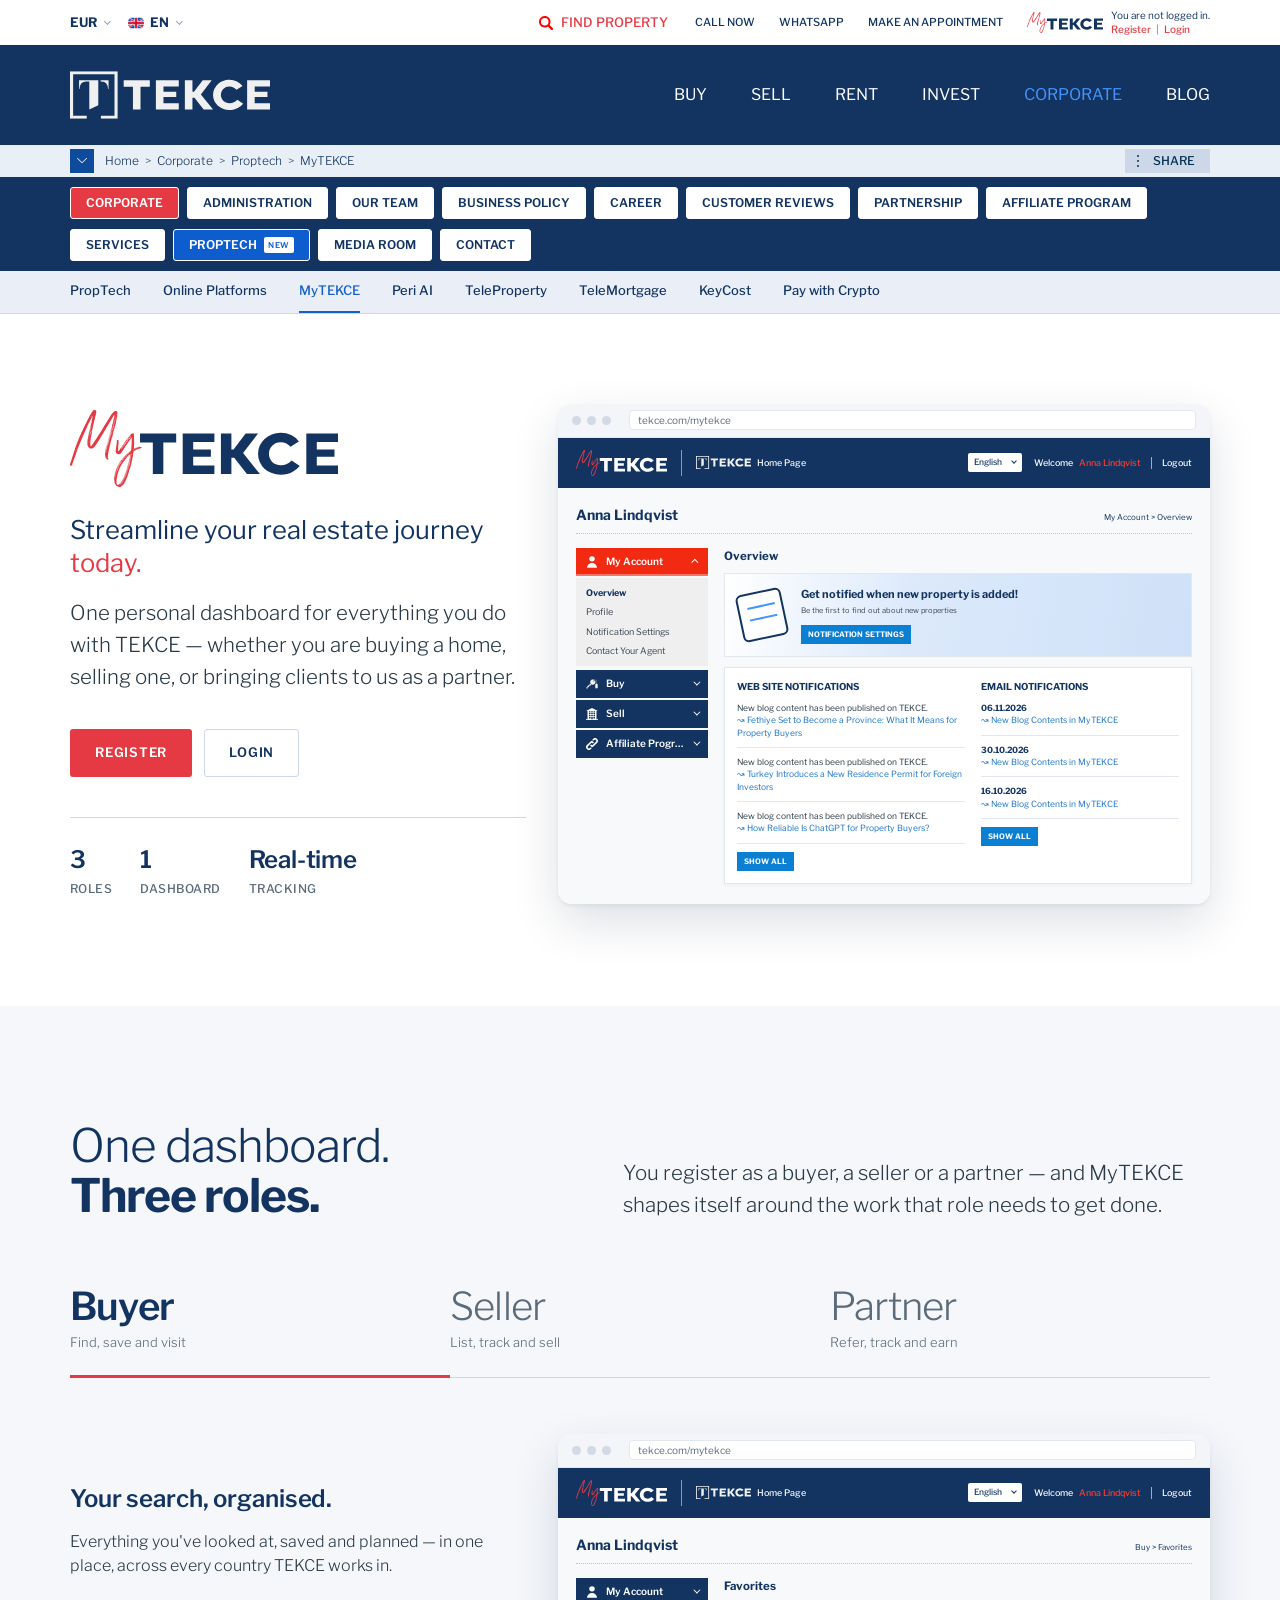
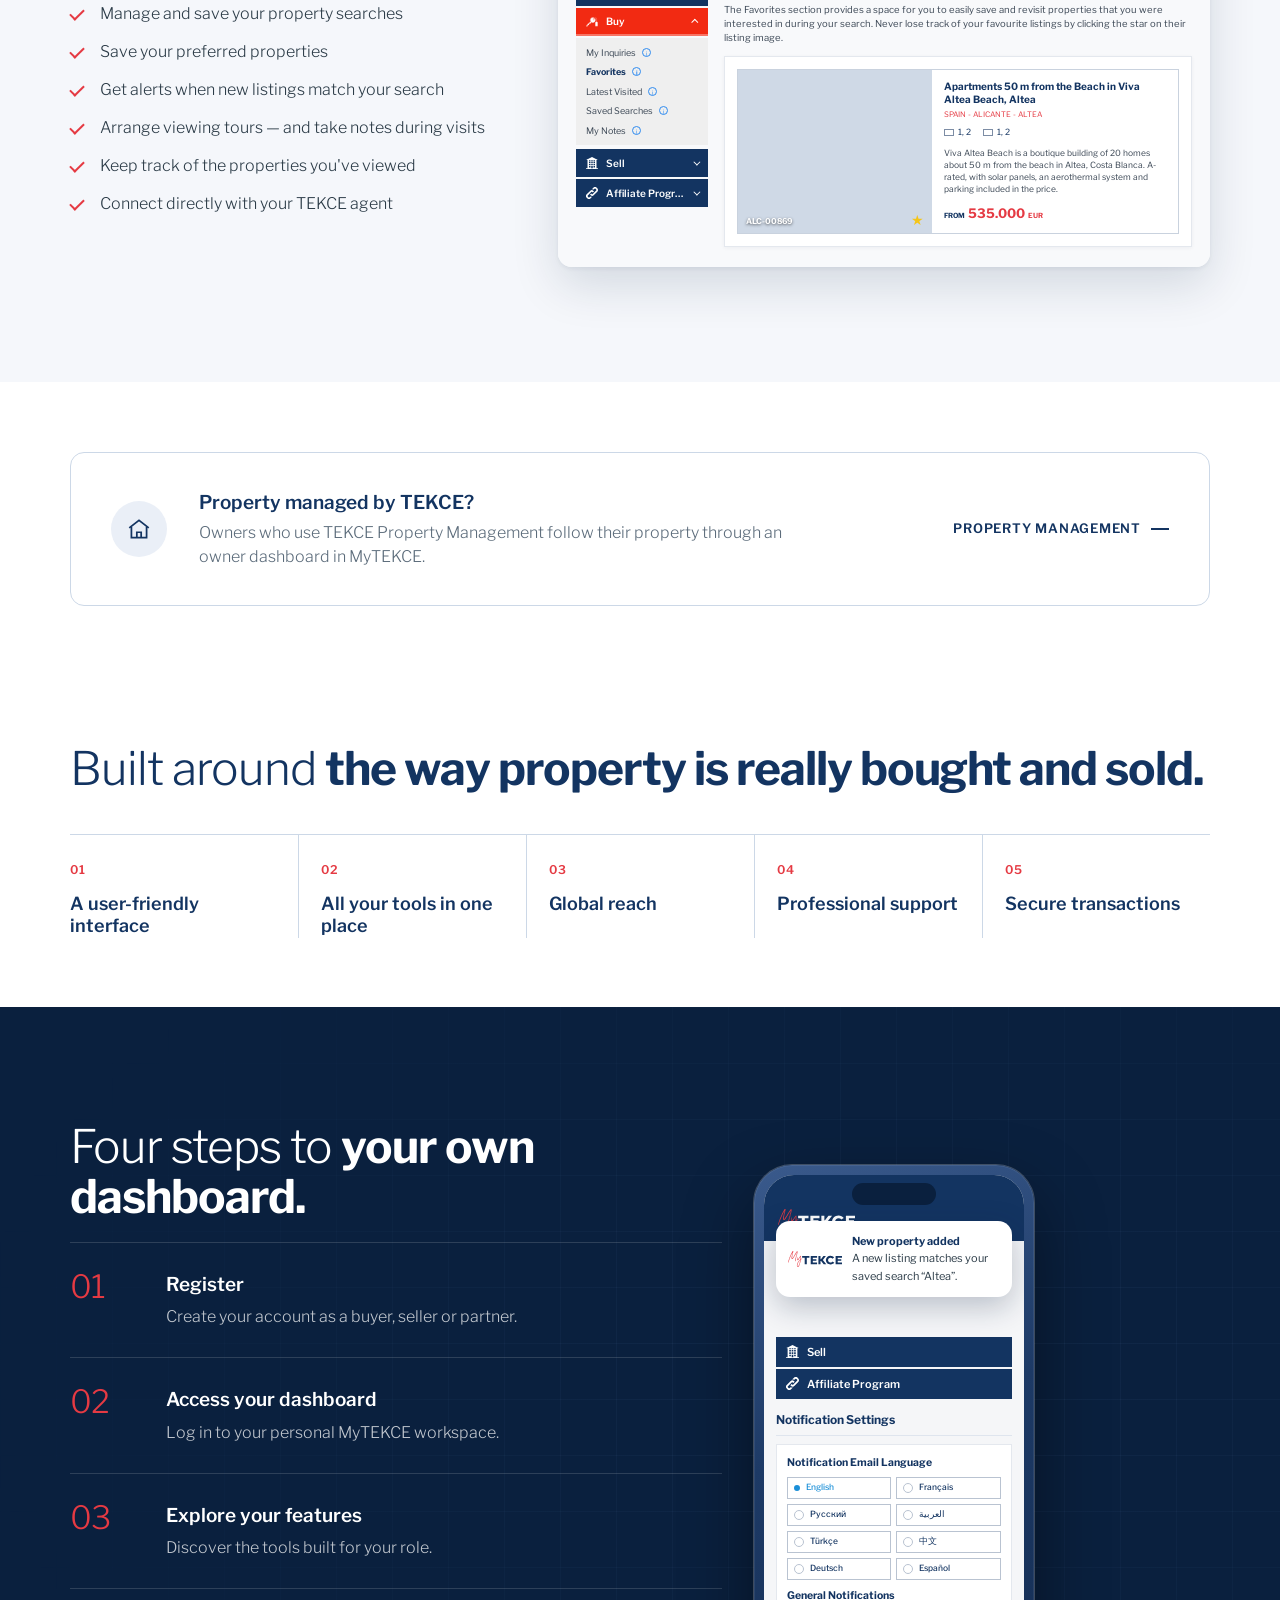
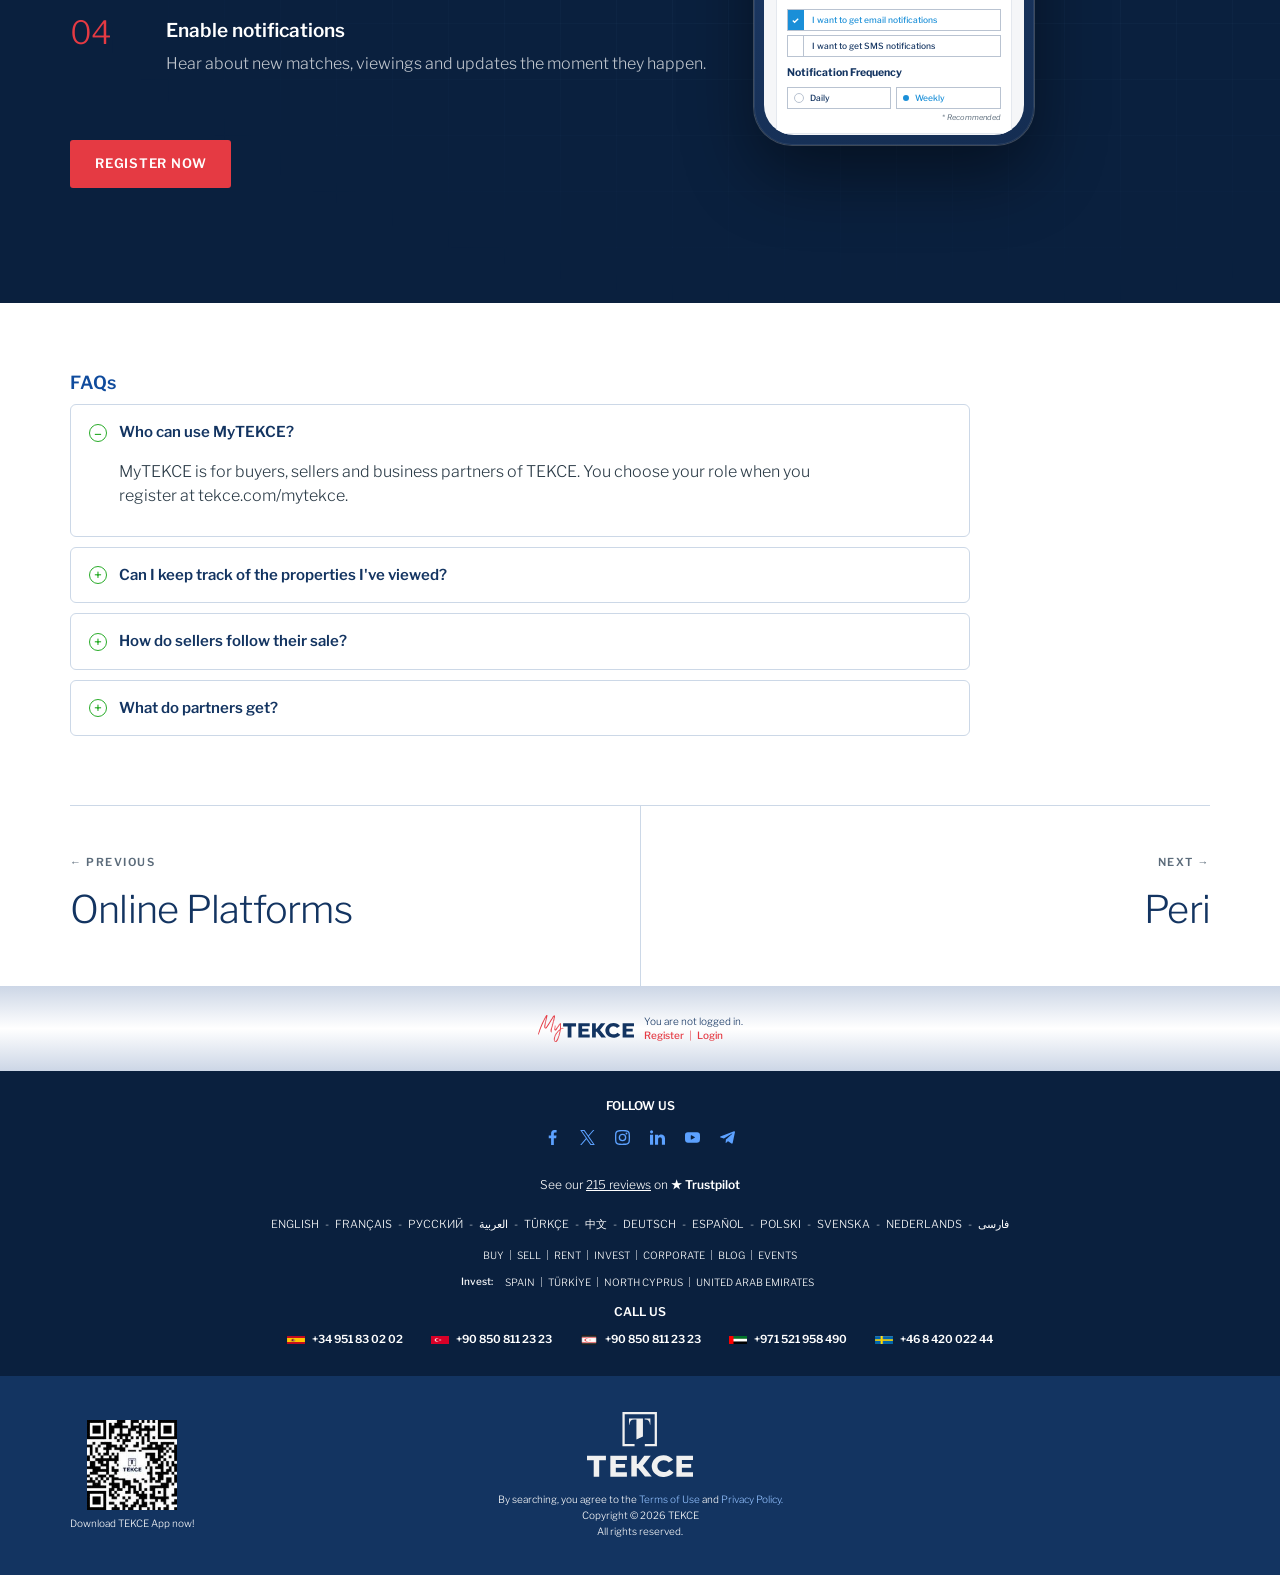
<file: corporate/proptech/mytekce/index.html>
<!doctype html>
<html lang="en">
<head>
<meta charset="utf-8">
<meta name="viewport" content="width=device-width, initial-scale=1">
<title>MyTEKCE | Proptech | TEKCE ®</title>
<meta name="description" content="MyTEKCE — the ultimate real estate dashboard. One personal workspace for buyers, sellers and partners of TEKCE.">
<link rel="preconnect" href="https://fonts.googleapis.com">
<link rel="preconnect" href="https://fonts.gstatic.com" crossorigin>
<link href="https://fonts.googleapis.com/css2?family=Libre+Franklin:ital,wght@0,300;0,400;0,500;0,600;0,700;0,800;1,300&display=swap" rel="stylesheet">
<link rel="stylesheet" href="../../../assets/css/tekce-shell.css?v=50">
<link rel="stylesheet" href="../../../assets/css/proptech.css?v=50">
<link rel="stylesheet" href="../../../assets/css/pages/mytekce.css?v=50">
</head>
<body class="p-mytekce">
<a class="skip-link" href="#main">Skip to content</a>

<!-- ============ CORPORATE SHELL (recreation of tekce.com/corporate) ============ -->
<header class="tk-header">
  <div class="container tk-header__in">
    <div class="tk-header__left">
      <div class="tk-header__opts"><button class="tk-dd" type="button">EUR</button><button class="tk-dd" type="button"><img src="../../../assets/img/flag-en.png" alt="" width="16" height="16">EN</button></div>
      <a class="tk-header__logo" href="#"><img src="../../../assets/img/tekce-logo.svg" alt="TEKCE" width="200" height="48"></a>
    </div>
    <div class="tk-header__right">
      <div class="tk-header__top">
        <a class="tk-find" href="#"><img src="../../../assets/img/search-red.svg" alt="" width="14" height="14">Find property</a>
        <a href="#">Call now</a><a href="#">WhatsApp</a><a href="#">Make an appointment</a>
        <a class="tk-my" href="../../mytekce/index.html"><img src="../../../assets/img/mytekce-logo-blue.svg" alt="MyTEKCE" width="76" height="22"><span>You are not logged in.<br><b>Register</b><i>|</i><b>Login</b></span></a>
      </div>
      <nav class="tk-nav" aria-label="Main"><a href="#">BUY</a><a href="#">SELL</a><a href="#">RENT</a><a href="#">INVEST</a><a href="#" aria-current="page">CORPORATE</a><a href="#">BLOG</a></nav>
      <button class="tk-burger" type="button" aria-label="Menu" aria-expanded="false"><span></span></button>
    </div>
  </div>
  <nav class="tk-mnav" aria-label="Main (mobile)"><a href="#">BUY</a><a href="#">SELL</a><a href="#">RENT</a><a href="#">INVEST</a></nav>
</header>
<nav class="tk-road" aria-label="Breadcrumb">
  <div class="container">
    <span class="tk-road__more" aria-hidden="true"></span>
    <ol><li><a href="#">Home</a></li><li><a href="#">Corporate</a></li><li><a href="../index.html">Proptech</a></li><li aria-current="page">MyTEKCE</li></ol>
    <button class="tk-road__share" type="button">SHARE</button>
  </div>
</nav>
<nav class="tk-sub" aria-label="Corporate">
  <div class="container">
    <ul>
      <li class="is-top"><a href="#">CORPORATE</a></li><li><a href="#">ADMINISTRATION</a></li><li><a href="#">OUR TEAM</a></li><li><a href="#">BUSINESS POLICY</a></li><li><a href="#">CAREER</a></li><li><a href="#">CUSTOMER REVIEWS</a></li><li><a href="#">PARTNERSHIP</a></li><li><a href="#">AFFILIATE PROGRAM</a></li><li><a href="#">SERVICES</a></li><li class="is-active"><a class="is-new" href="../index.html" aria-current="page">PROPTECH</a></li><li><a href="#">MEDIA ROOM</a></li><li><a href="#">CONTACT</a></li>
    </ul>
  </div>
</nav>
<!-- ============ /CORPORATE SHELL ============ -->

<nav class="pt-subnav" aria-label="Proptech">
  <div class="container">
    <ul>
      <li class="pn-index"><a href="../index.html" data-label="PropTech">PropTech</a></li>
      <li class="pn-platform"><a href="../platform/index.html" data-label="Online Platforms">Online Platforms</a></li>
      <li class="pn-mytekce"><a href="index.html" aria-current="page" data-label="MyTEKCE">MyTEKCE</a></li>
      <li class="pn-peri"><a href="../peri/index.html" data-label="Peri AI">Peri AI</a></li>
      <li class="pn-teleproperty"><a href="../teleproperty/index.html" data-label="TeleProperty">TeleProperty</a></li>
      <li class="pn-telemortgage"><a href="../telemortgage/index.html" data-label="TeleMortgage">TeleMortgage</a></li>
      <li class="pn-keycost"><a href="../keycost/index.html" data-label="KeyCost">KeyCost</a></li>
      <li class="pn-crypto"><a href="../crypto/index.html" data-label="Pay with Crypto">Pay with Crypto</a></li>
    </ul>
  </div>
</nav>

<main id="main">

  <!-- 1. Hero -->
  <section class="p-hero" aria-labelledby="hero-title">
    <div class="container split">
      <div class="s-5">
        <h1 class="p-hero__mark p-hero__logo p-hero__logo--my" id="hero-title"><img src="../../../assets/img/mytekce-logo-blue.svg" alt="MyTEKCE" width="280" height="80"></h1>
        <p class="p-hero__tag">Streamline your real estate journey <em>today.</em></p>
        <p class="lead">One personal dashboard for everything you do with TEKCE — whether you are buying a home, selling one, or bringing clients to us as a partner.</p>
        <div class="btn-row"><a class="btn btn--red" href="https://tekce.com/mytekce/register" target="_blank" rel="noopener">Register</a><a class="btn btn--ghost" href="https://tekce.com/mytekce/login" target="_blank" rel="noopener">Login</a></div>
        <div class="p-hero__facts">
          <div><b>3</b>Roles</div>
          <div><b>1</b>Dashboard</div>
          <div><b>Real-time</b>Tracking</div>
        </div>
      </div>
      <div class="s-7">
        <div class="reveal"><div class="mock mt" aria-hidden="true">
            <div class="mock__bar"><i></i><i></i><i></i><span>tekce.com/mytekce</span></div>
            <div class="mt__head">
              <img class="mt__my" src="../../../assets/img/mytekce-logo-white.svg" alt="">
              <span class="mt__home"><img src="../../../assets/img/tekce-logo.svg" alt="">Home Page</span>
              <span class="mt__right"><span class="mt__lang">English</span>Welcome <em>Anna Lindqvist</em><span class="mt__sep"></span>Logout</span>
            </div>
            <div class="mt__page">
              <div class="mt__title"><b>Anna Lindqvist</b><span>My Account &gt; Overview</span></div>
              <div class="mt__cols">
                <nav class="mt__menu"><div class="mt__m is-on"><img src="../../../assets/img/user.svg" alt=""><span>My Account</span></div><ul class="mt__sub"><li class="on">Overview</li><li>Profile</li><li>Notification Settings</li><li>Contact Your Agent</li></ul><div class="mt__m"><img src="../../../assets/img/buy.svg" alt=""><span>Buy</span></div><div class="mt__m"><img src="../../../assets/img/sell.svg" alt=""><span>Sell</span></div><div class="mt__m"><img src="../../../assets/img/affiliate.svg" alt=""><span>Affiliate Program</span></div></nav>
                <div class="mt__main">
                  <h4 class="mt__h">Overview</h4>
                  <div class="mt__banner"><span class="mt__ill"></span><div><b>Get notified when new property is added!</b><small>Be the first to find out about new properties</small><span class="mt__btn">Notification Settings</span></div></div>
                  <div class="mt__card mt__notes">
                    <div><h5>Web site notifications</h5>
                      <p>New blog content has been published on TEKCE.<a>Fethiye Set to Become a Province: What It Means for Property Buyers</a></p>
                      <p>New blog content has been published on TEKCE.<a>Turkey Introduces a New Residence Permit for Foreign Investors</a></p>
                      <p>New blog content has been published on TEKCE.<a>How Reliable Is ChatGPT for Property Buyers?</a></p>
                      <span class="mt__btn">Show all</span></div>
                    <div><h5>Email notifications</h5>
                      <p><b>06.11.2026</b><a>New Blog Contents in MyTEKCE</a></p>
                      <p><b>30.10.2026</b><a>New Blog Contents in MyTEKCE</a></p>
                      <p><b>16.10.2026</b><a>New Blog Contents in MyTEKCE</a></p>
                      <span class="mt__btn">Show all</span></div>
                  </div></div>
              </div>
            </div>
          </div></div>
      </div>
    </div>
  </section>

  <!-- 2. Roles -->
  <section class="section section--pale" aria-labelledby="roles-title">
    <div class="container">
      <div class="head">
        <div>
          <h2 class="h2" id="roles-title">One dashboard.<br><b>Three roles.</b></h2>
        </div>
        <p class="lead">You register as a buyer, a seller or a partner — and MyTEKCE shapes itself around the work that role needs to get done.</p>
      </div>

      <div class="roles" data-tabs>
        <div class="roles__tabs" role="tablist" aria-label="MyTEKCE roles">
          <button role="tab" id="tab-buyer" aria-controls="panel-buyer" aria-selected="true"><b>Buyer</b><span>Find, save and visit</span></button>
          <button role="tab" id="tab-seller" aria-controls="panel-seller" aria-selected="false" tabindex="-1"><b>Seller</b><span>List, track and sell</span></button>
          <button role="tab" id="tab-partner" aria-controls="panel-partner" aria-selected="false" tabindex="-1"><b>Partner</b><span>Refer, track and earn</span></button>
        </div>

        <!-- Buyer -->
        <div class="roles__panel split" role="tabpanel" id="panel-buyer" aria-labelledby="tab-buyer">
          <div class="s-5">
            <h3 class="h3">Your search, organised.</h3>
            <p>Everything you've looked at, saved and planned — in one place, across every country TEKCE works in.</p>
            <ul class="ticks">
              <li>Manage and save your property searches</li>
              <li>Save your preferred properties</li>
              <li>Get alerts when new listings match your search</li>
              <li>Arrange viewing tours — and take notes during visits</li>
              <li>Keep track of the properties you've viewed</li>
              <li>Connect directly with your TEKCE agent</li>
            </ul>
          </div>
          <div class="s-7">
            <div class="mock mt" aria-hidden="true">
            <div class="mock__bar"><i></i><i></i><i></i><span>tekce.com/mytekce</span></div>
            <div class="mt__head">
              <img class="mt__my" src="../../../assets/img/mytekce-logo-white.svg" alt="">
              <span class="mt__home"><img src="../../../assets/img/tekce-logo.svg" alt="">Home Page</span>
              <span class="mt__right"><span class="mt__lang">English</span>Welcome <em>Anna Lindqvist</em><span class="mt__sep"></span>Logout</span>
            </div>
            <div class="mt__page">
              <div class="mt__title"><b>Anna Lindqvist</b><span>Buy &gt; Favorites</span></div>
              <div class="mt__cols">
                <nav class="mt__menu"><div class="mt__m"><img src="../../../assets/img/user.svg" alt=""><span>My Account</span></div><div class="mt__m is-on"><img src="../../../assets/img/buy.svg" alt=""><span>Buy</span></div><ul class="mt__sub"><li>My Inquiries<i>i</i></li><li class="on">Favorites<i>i</i></li><li>Latest Visited<i>i</i></li><li>Saved Searches<i>i</i></li><li>My Notes<i>i</i></li></ul><div class="mt__m"><img src="../../../assets/img/sell.svg" alt=""><span>Sell</span></div><div class="mt__m"><img src="../../../assets/img/affiliate.svg" alt=""><span>Affiliate Program</span></div></nav>
                <div class="mt__main">
                  <h4 class="mt__h">Favorites</h4>
                  <p class="mt__intro">The Favorites section provides a space for you to easily save and revisit properties that you were interested in during your search. Never lose track of your favourite listings by clicking the star on their listing image.</p>
                  <div class="mt__card">
                    <div class="mt__fav">
                      <div class="mt__fav-photo" style="background-image:url('https://static.tekce.com/files/emlaklar/dis/400x270/orj/d2/alc-00869-apartments-a-few-meters-from-the-beach-in-altea-alicante-te.jpeg')"><span>ALC-00869</span><i>★</i></div>
                      <div class="mt__fav-body">
                        <b>Apartments 50 m from the Beach in Viva Altea Beach, Altea</b>
                        <small>Spain - Alicante - Altea</small>
                        <span class="mt__specs"><span>1, 2</span><span>1, 2</span></span>
                        <p>Viva Altea Beach is a boutique building of 20 homes about 50 m from the beach in Altea, Costa Blanca. A-rated, with solar panels, an aerothermal system and parking included in the price.</p>
                        <span class="mt__price"><small>From</small> 535.000 <small>EUR</small></span>
                      </div>
                    </div>
                  </div></div>
              </div>
            </div>
          </div>
          </div>
        </div>

        <!-- Seller -->
        <div class="roles__panel split" role="tabpanel" id="panel-seller" aria-labelledby="tab-seller" hidden>
          <div class="s-5">
            <h3 class="h3">Your sale, in real time.</h3>
            <p>See exactly how your listing is performing and where your sale stands — without having to ask.</p>
            <ul class="ticks">
              <li>A free appraisal report for your property</li>
              <li>Your listing on a platform visited by hundreds of thousands of buyers every month</li>
              <li>Real-time listing tracking, including view counts</li>
              <li>Visit reports with customer visit statistics</li>
              <li>Online tracking of your sale's progress and documents</li>
            </ul>
          </div>
          <div class="s-7">
            <div class="mock mt" aria-hidden="true">
            <div class="mock__bar"><i></i><i></i><i></i><span>tekce.com/mytekce</span></div>
            <div class="mt__head">
              <img class="mt__my" src="../../../assets/img/mytekce-logo-white.svg" alt="">
              <span class="mt__home"><img src="../../../assets/img/tekce-logo.svg" alt="">Home Page</span>
              <span class="mt__right"><span class="mt__lang">English</span>Welcome <em>Anna Lindqvist</em><span class="mt__sep"></span>Logout</span>
            </div>
            <div class="mt__page">
              <div class="mt__title"><b>Anna Lindqvist</b><span>Sell &gt; Property Visit Report</span></div>
              <div class="mt__cols">
                <nav class="mt__menu"><div class="mt__m"><img src="../../../assets/img/user.svg" alt=""><span>My Account</span></div><div class="mt__m"><img src="../../../assets/img/buy.svg" alt=""><span>Buy</span></div><div class="mt__m is-on"><img src="../../../assets/img/sell.svg" alt=""><span>Sell</span></div><ul class="mt__sub"><li>Sell My Property<i>i</i></li><li>Published Properties<i>i</i></li><li>Sold Properties<i>i</i></li><li class="on">Property Visit Report<i>i</i></li></ul><div class="mt__m"><img src="../../../assets/img/affiliate.svg" alt=""><span>Affiliate Program</span></div></nav>
                <div class="mt__main">
                  <h4 class="mt__h">Property Visit Report</h4>
                  <div class="mt__card">
                    <div class="mt__kpis"><div><b>1.284</b><span>Listing views this month</span></div><div><b>6</b><span>Visits</span></div><div><b>2</b><span>Second visits</span></div></div>
                    <h5>Sale progress</h5>
                    <div class="mt__track"><span class="done">Appraisal</span><span class="done">Listed</span><span class="now">Offer</span><span>Title deed</span></div>
                    <h5>Sale documents</h5>
                    <p class="mt__doc">Appraisal report <a>Download</a></p>
                    <p class="mt__doc">Sales agreement <em>In review</em></p>
                  </div></div>
              </div>
            </div>
          </div>
          </div>
        </div>

        <!-- Partner -->
        <div class="roles__panel split" role="tabpanel" id="panel-partner" aria-labelledby="tab-partner" hidden>
          <div class="s-5">
            <h3 class="h3">Our inventory, your business.</h3>
            <p>Partners work with the same properties and tools as TEKCE's own offices — with full visibility on every client they refer.</p>
            <ul class="ticks">
              <li>Access to all properties in the TEKCE database</li>
              <li>More visibility in national and local markets</li>
              <li>Secure transactions and sales income</li>
              <li>Legal help from TEKCE's in-house lawyers</li>
              <li>Referral links: copy any tekce.com page with your code attached</li>
              <li>Track every lead and deal in real time</li>
              <li>A white-label app to present listings under your own brand</li>
            </ul>
          </div>
          <div class="s-7">
            <div class="mock mt" aria-hidden="true">
            <div class="mock__bar"><i></i><i></i><i></i><span>tekce.com/mytekce</span></div>
            <div class="mt__head">
              <img class="mt__my" src="../../../assets/img/mytekce-logo-white.svg" alt="">
              <span class="mt__home"><img src="../../../assets/img/tekce-logo.svg" alt="">Home Page</span>
              <span class="mt__right"><span class="mt__lang">English</span>Welcome <em>Anna Lindqvist</em><span class="mt__sep"></span>Logout</span>
            </div>
            <div class="mt__page">
              <div class="mt__title"><b>Anna Lindqvist</b><span>Affiliate Program &gt; My Referrals</span></div>
              <div class="mt__cols">
                <nav class="mt__menu"><div class="mt__m"><img src="../../../assets/img/user.svg" alt=""><span>My Account</span></div><div class="mt__m"><img src="../../../assets/img/buy.svg" alt=""><span>Buy</span></div><div class="mt__m"><img src="../../../assets/img/sell.svg" alt=""><span>Sell</span></div><div class="mt__m is-on"><img src="../../../assets/img/affiliate.svg" alt=""><span>Affiliate Program</span></div><ul class="mt__sub"><li>My Affiliate Code<i>i</i></li><li class="on">My Referrals<i>i</i></li><li>Affiliate History<i>i</i></li></ul></nav>
                <div class="mt__main">
                  <h4 class="mt__h">My Referrals</h4>
                  <div class="mt__card">
                    <h5>Your referral link</h5>
                    <div class="mt__ref"><code>tekce.com/property-turkiye/antalya?utm_source=taff&amp;utm_medium=<mark>YOURCODE</mark></code><span class="mt__btn">Copy</span></div>
                    <h5>Leads in real time</h5>
                    <table class="mt__leads"><thead><tr><th>Client</th><th>Property</th><th>Status</th></tr></thead><tbody>
                      <tr><td>M. Andersson</td><td>Alanya · 2+1</td><td>Viewing</td></tr>
                      <tr><td>J. de Vries</td><td>Kyrenia · Villa</td><td>Offer made</td></tr>
                      <tr><td>A. Kowalski</td><td>Dubai Marina · 1BR</td><td class="g">Sold</td></tr>
                    </tbody></table>
                  </div></div>
              </div>
            </div>
          </div>
          </div>
        </div>
      </div>
    </div>
  </section>

  <!-- 3. Owners -->
  <section class="section section--tight" aria-labelledby="owners-title">
    <div class="container">
      <div class="owners reveal">
        <span class="owners__icon" aria-hidden="true"><svg width="26" height="26" viewBox="0 0 24 24" fill="none" stroke="#133461" stroke-width="1.6"><path d="M3 11l9-7 9 7"/><path d="M5 10v10h14V10"/><path d="M10 20v-5h4v5"/></svg></span>
        <div>
          <h3 id="owners-title">Property managed by TEKCE?</h3>
          <p>Owners who use TEKCE Property Management follow their property through an owner dashboard in MyTEKCE.</p>
        </div>
        <a class="arrow-link" href="https://tekce.com/blog/company/why-tekce-property-management" target="_blank" rel="noopener">Property management</a>
      </div>
    </div>
  </section>

  <!-- 4. Why -->
  <section class="section section--tight" aria-labelledby="why-title">
    <div class="container">
      <h2 class="h2" id="why-title" style="margin-bottom:40px">Built around <b>the way property is really bought and sold.</b></h2>
      <ol class="why reveal">
        <li><b>A user-friendly interface</b></li>
        <li><b>All your tools in one place</b></li>
        <li><b>Global reach</b></li>
        <li><b>Professional support</b></li>
        <li><b>Secure transactions</b></li>
      </ol>
    </div>
  </section>

  <!-- 5. Onboarding -->
  <section class="section stage" aria-labelledby="start-title">
    <div class="container split">
      <div class="s-7">
        <h2 class="h2" id="start-title">Four steps to <b>your own dashboard.</b></h2>
        <ol class="steps">
          <li><div><h3>Register</h3><p>Create your account as a buyer, seller or partner.</p></div></li>
          <li><div><h3>Access your dashboard</h3><p>Log in to your personal MyTEKCE workspace.</p></div></li>
          <li><div><h3>Explore your features</h3><p>Discover the tools built for your role.</p></div></li>
          <li><div><h3>Enable notifications</h3><p>Hear about new matches, viewings and updates the moment they happen.</p></div></li>
        </ol>
        <div class="btn-row"><a class="btn btn--red" href="https://tekce.com/mytekce/register" target="_blank" rel="noopener">Register now</a></div>
      </div>
      <div class="s-5 onb-phone">
        <div class="phone reveal" aria-hidden="true">
          <div class="phone__screen">
            <span class="phone__notch"></span>
            <div class="notif"><img src="../../../assets/img/mytekce-logo-blue.svg" alt=""><div><b>New property added</b><span>A new listing matches your saved search “Altea”.</span></div></div>
            <div class="mn">
              <div class="mn__head"><img src="../../../assets/img/mytekce-logo-white.svg" alt=""></div>
              <div class="mn__menu"><span><img src="../../../assets/img/sell.svg" alt="">Sell</span><span><img src="../../../assets/img/affiliate.svg" alt="">Affiliate Program</span></div>
              <p class="mn__title">Notification Settings</p>
              <div class="mn__card">
                <p class="mn__h">Notification Email Language</p>
                <div class="mn__grid"><span class="mn__r on">English</span><span class="mn__r">Français</span><span class="mn__r">Русский</span><span class="mn__r">العربية</span><span class="mn__r">Türkçe</span><span class="mn__r">中文</span><span class="mn__r">Deutsch</span><span class="mn__r">Español</span></div>
                <p class="mn__h">General Notifications</p>
                <span class="mn__c on">I want to get email notifications</span>
                <span class="mn__c">I want to get SMS notifications</span>
                <p class="mn__h">Notification Frequency</p>
                <div class="mn__grid"><span class="mn__r">Daily</span><span class="mn__r on">Weekly</span></div>
                <small class="mn__rec">* Recommended</small>
              </div>
            </div>
          </div>
        </div>
      </div>
    </div>
  </section>

  <!-- 6. FAQ -->
  <section class="section section--tight" aria-labelledby="faq-title">
    <div class="container">
      <h2 class="h3" id="faq-title" style="color:var(--blue);font-size:18px">FAQs</h2>
      <div class="faq">
        <details open><summary>Who can use MyTEKCE?</summary><div><p>MyTEKCE is for buyers, sellers and business partners of TEKCE. You choose your role when you register at tekce.com/mytekce.</p></div></details>
        <details><summary>Can I keep track of the properties I've viewed?</summary><div><p>Yes. Buyers can save searches and favourite properties, receive alerts for new matching listings, arrange viewing tours, take notes during visits and keep track of viewed properties.</p></div></details>
        <details><summary>How do sellers follow their sale?</summary><div><p>Sellers can see real-time listing views, visit reports with customer visit statistics, and track the progress of their sale and its documents online.</p></div></details>
        <details><summary>What do partners get?</summary><div><p>Partners get access to all properties in the TEKCE database, referral links with real-time lead and deal tracking, legal help from TEKCE's in-house lawyers and a white-label app to present listings under their own brand.</p></div></details>
      </div>
    </div>
  </section>

  <div class="container">
    <nav class="next-product" aria-label="More Proptech">
      <a href="../platform/index.html"><small>← Previous</small><span>Online Platforms</span></a>
      <a href="../peri/index.html"><small>Next →</small><span>Peri</span></a>
    </nav>
  </div>

</main>

<!-- ============ FOOTER (recreation of tekce.com) ============ -->
<footer class="tk-foot">
  <div class="tk-foot__my"><a href="#"><img src="../../../assets/img/mytekce-logo-blue.svg" alt="MyTEKCE" width="96" height="28"></a><span>You are not logged in.<br><b>Register</b><i>|</i><b>Login</b></span></div>
  <div class="tk-foot__links">
    <div class="container">
      <p class="tk-foot__h">FOLLOW US</p>
      <div class="tk-foot__social"><a href="#" aria-label="Facebook"><svg viewBox="0 0 24 24"><use href="../../../assets/img/sprite.svg#facebook-icon"></use></svg></a><a href="#" aria-label="X"><svg viewBox="0 0 24 24"><use href="../../../assets/img/sprite.svg#twitter-icon"></use></svg></a><a href="#" aria-label="Instagram"><svg viewBox="0 0 24 24"><use href="../../../assets/img/sprite.svg#instagram-icon"></use></svg></a><a href="#" aria-label="LinkedIn"><svg viewBox="0 0 24 24"><use href="../../../assets/img/sprite.svg#linkedin-icon"></use></svg></a><a href="#" aria-label="YouTube"><svg viewBox="0 0 24 24"><use href="../../../assets/img/sprite.svg#youtube-icon"></use></svg></a><a href="#" aria-label="Telegram"><svg viewBox="0 0 24 24"><use href="../../../assets/img/sprite.svg#telegram-icon"></use></svg></a></div>
      <p class="tk-foot__tp">See our <u>215 reviews</u> on <b>★ Trustpilot</b></p>
      <p class="tk-foot__langs"><a href="#">ENGLISH</a> <span>-</span> <a href="#">FRANÇAIS</a> <span>-</span> <a href="#">РУССКИЙ</a> <span>-</span> <a href="#">العربية</a> <span>-</span> <a href="#">TÜRKÇE</a> <span>-</span> <a href="#">中文</a> <span>-</span> <a href="#">DEUTSCH</a> <span>-</span> <a href="#">ESPAÑOL</a> <span>-</span> <a href="#">POLSKI</a> <span>-</span> <a href="#">SVENSKA</a> <span>-</span> <a href="#">NEDERLANDS</a> <span>-</span> <a href="#">فارسی</a></p>
      <p class="tk-foot__row"><a href="#">BUY</a><a href="#">SELL</a><a href="#">RENT</a><a href="#">INVEST</a><a href="#">CORPORATE</a><a href="#">BLOG</a><a href="#">EVENTS</a></p>
      <p class="tk-foot__row"><em>Invest:</em><a href="#">SPAIN</a><a href="#">TÜRKİYE</a><a href="#">NORTH CYPRUS</a><a href="#">UNITED ARAB EMIRATES</a></p>
      <p class="tk-foot__h">CALL US</p>
      <p class="tk-foot__phones"><span><img src="../../../assets/img/flag-es.png" alt="" width="18" height="12">+34 951 83 02 02</span><span><img src="../../../assets/img/flag-tr.png" alt="" width="18" height="12">+90 850 811 23 23</span><span><img src="../../../assets/img/flag-kktc.png" alt="" width="18" height="12">+90 850 811 23 23</span><span><img src="../../../assets/img/flag-ae.png" alt="" width="18" height="12">+971 521 958 490</span><span><img src="../../../assets/img/flag-se.png" alt="" width="18" height="12">+46 8 420 022 44</span></p>
    </div>
  </div>
  <div class="tk-foot__info">
    <div class="container">
      <div class="tk-foot__app"><img src="../../../assets/img/tekce-app-qr.png" alt="QR code to install the TEKCE App" width="90" height="90"><span>Download TEKCE App now!</span></div>
      <div class="tk-foot__brand"><img src="../../../assets/img/tekce-footer-logo.svg" alt="TEKCE" width="106" height="65"><p>By searching, you agree to the <a href="#">Terms of Use</a> and <a href="#">Privacy Policy.</a></p><p>Copyright © 2026 TEKCE</p><p>All rights reserved.</p></div>
      <div></div>
    </div>
  </div>
</footer>
<script src="../../../assets/js/proptech.js?v=50"></script>
</body>
</html>
</file>
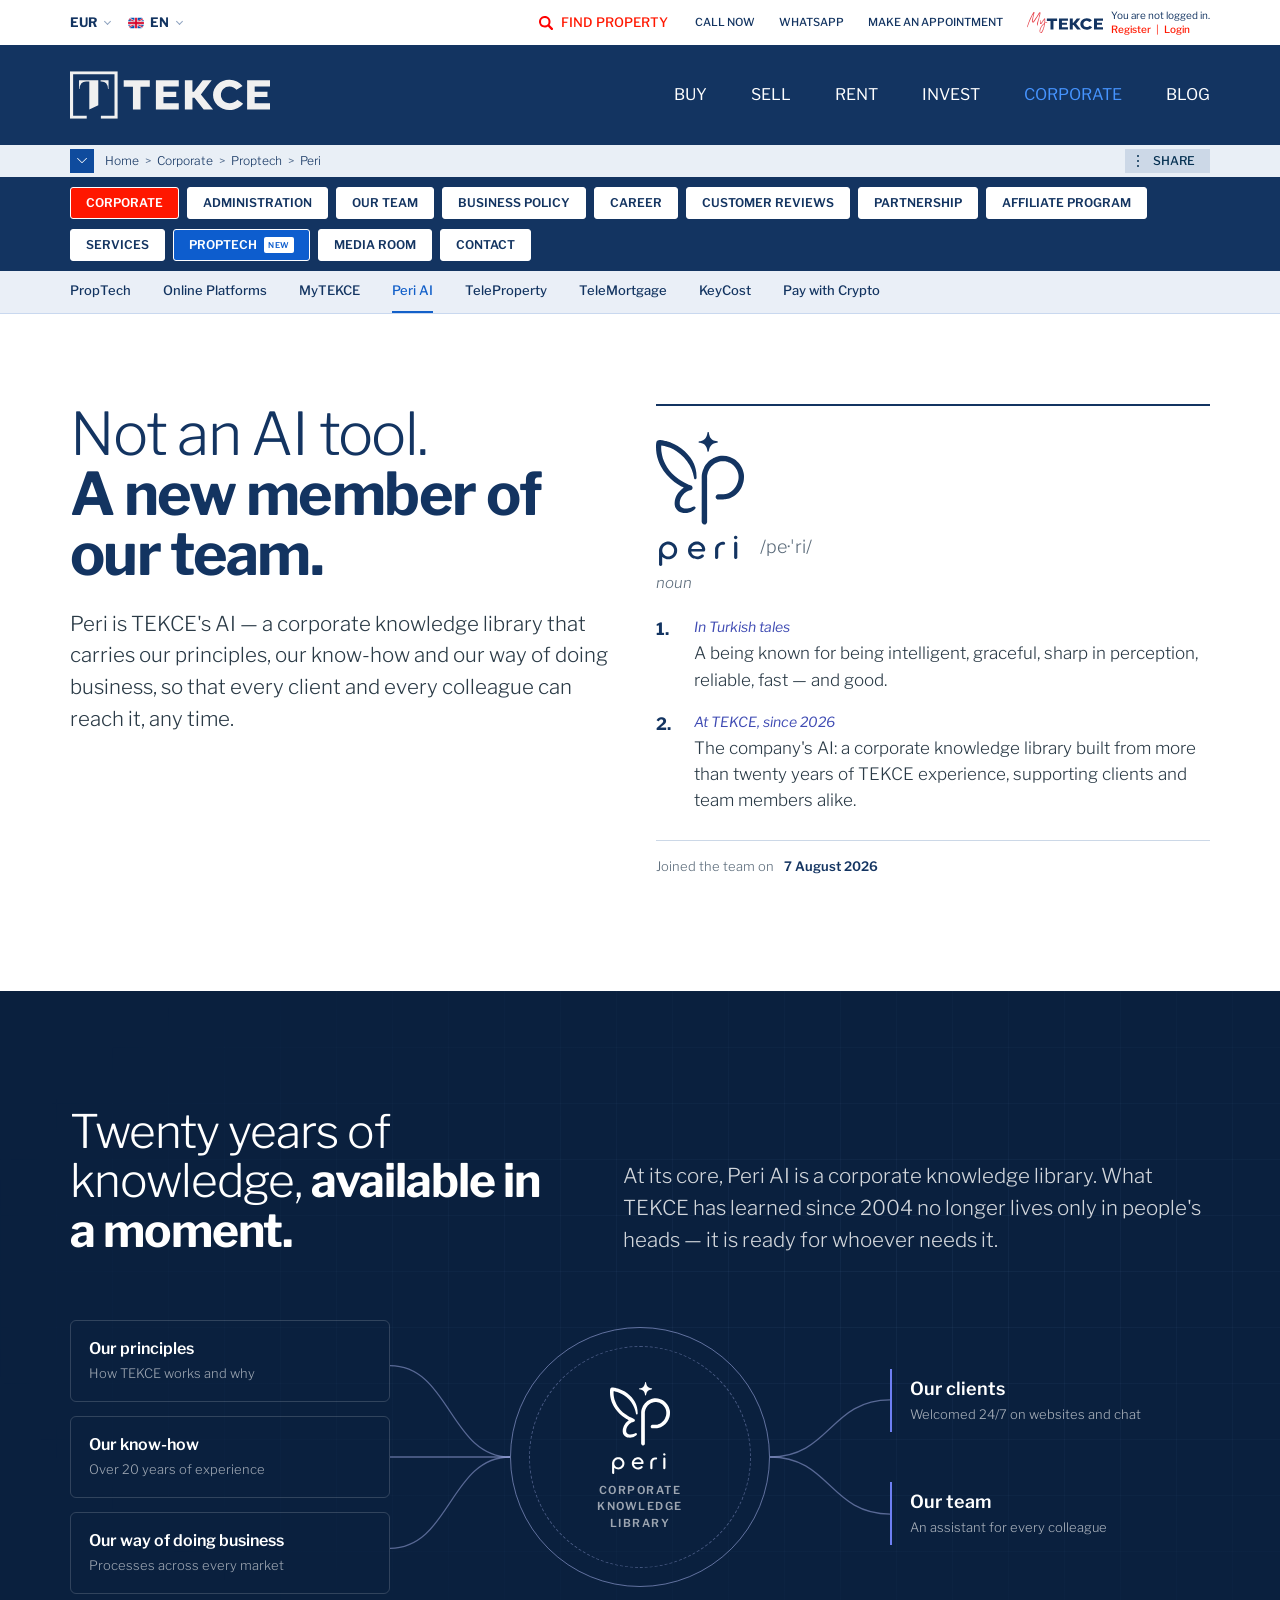
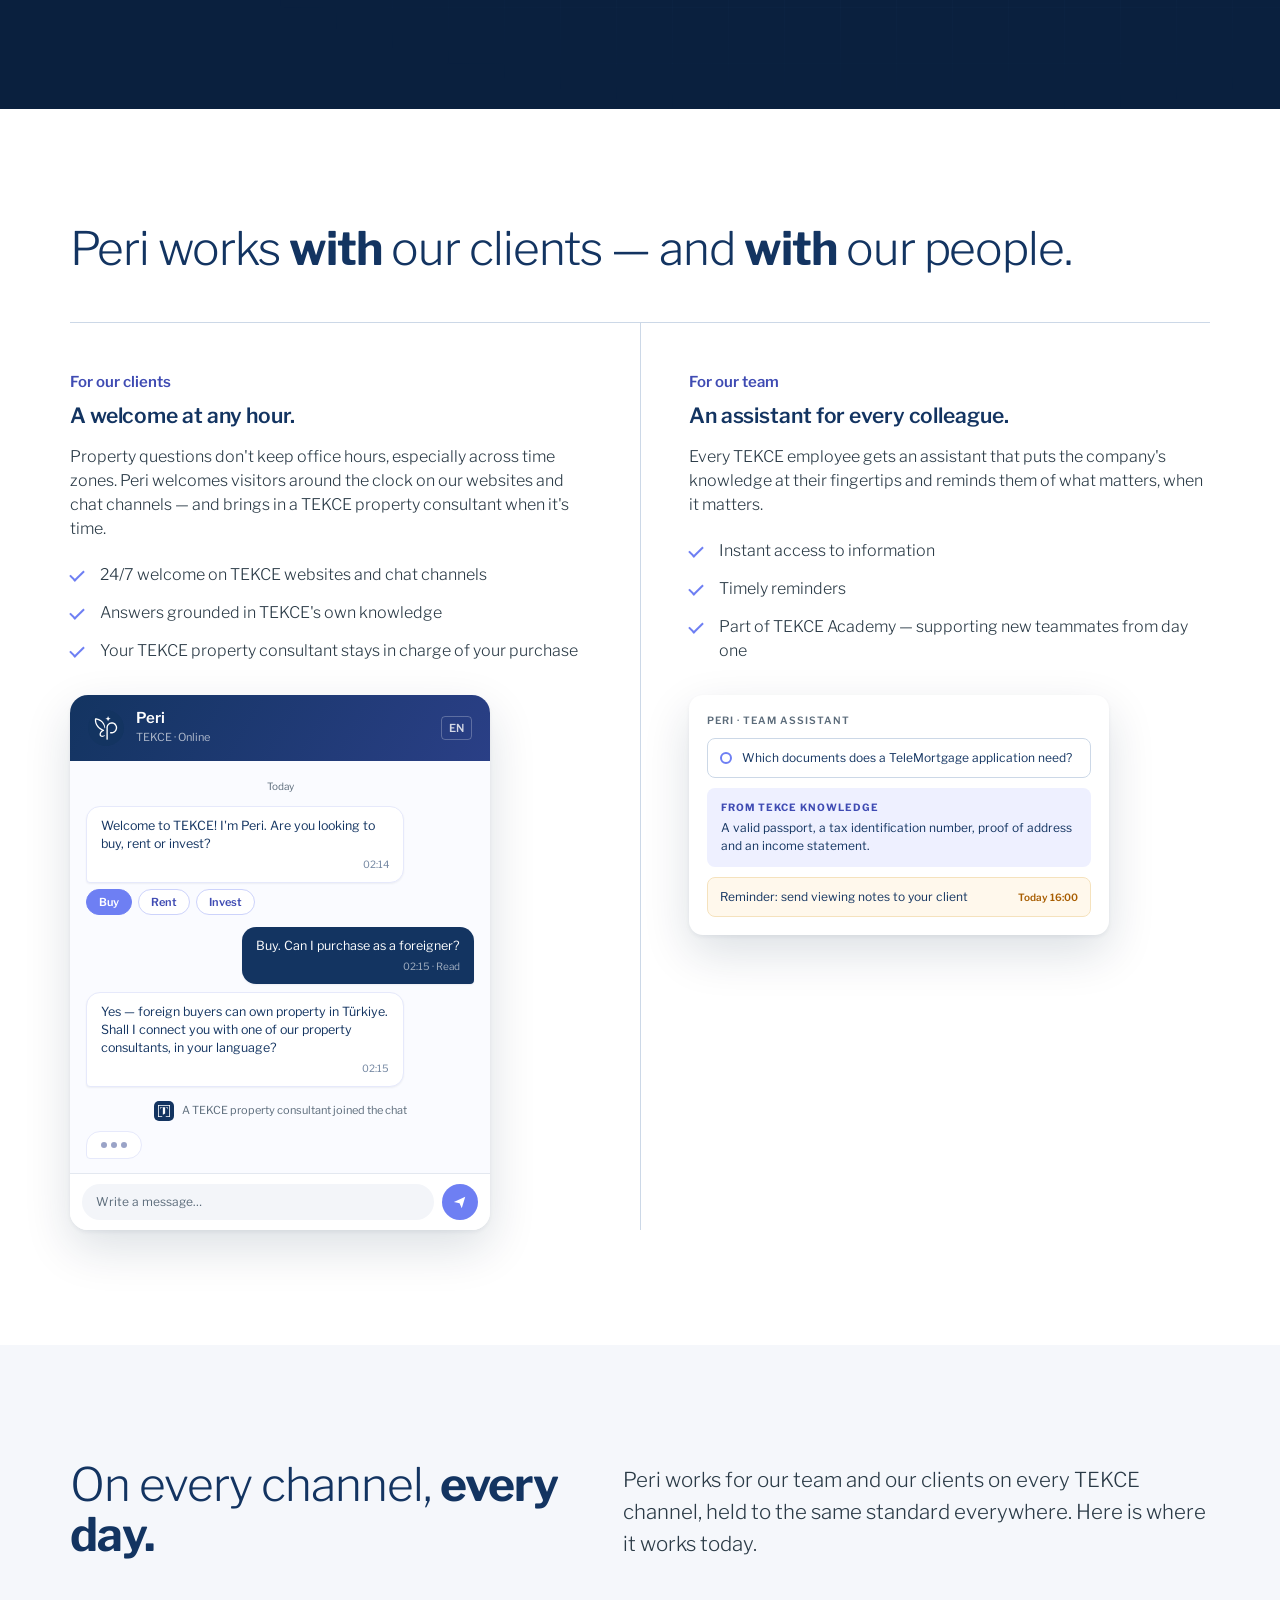
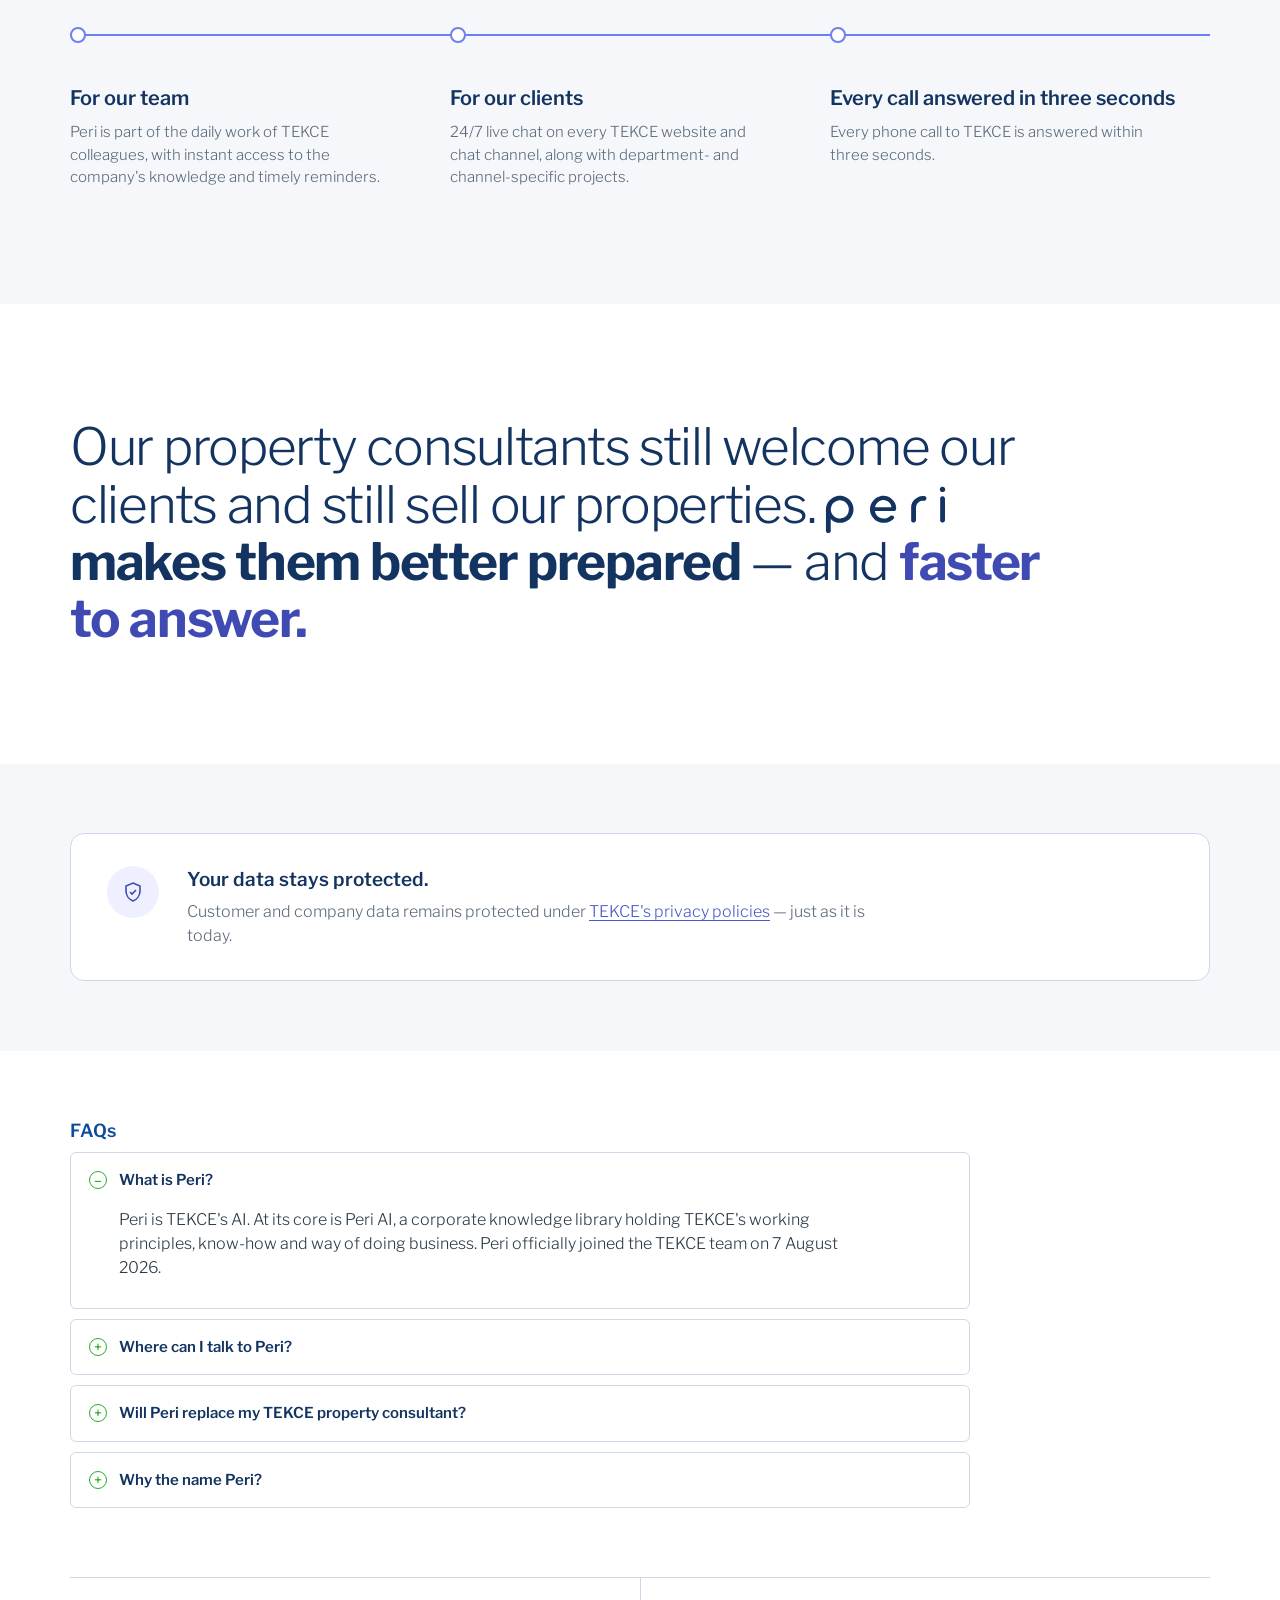
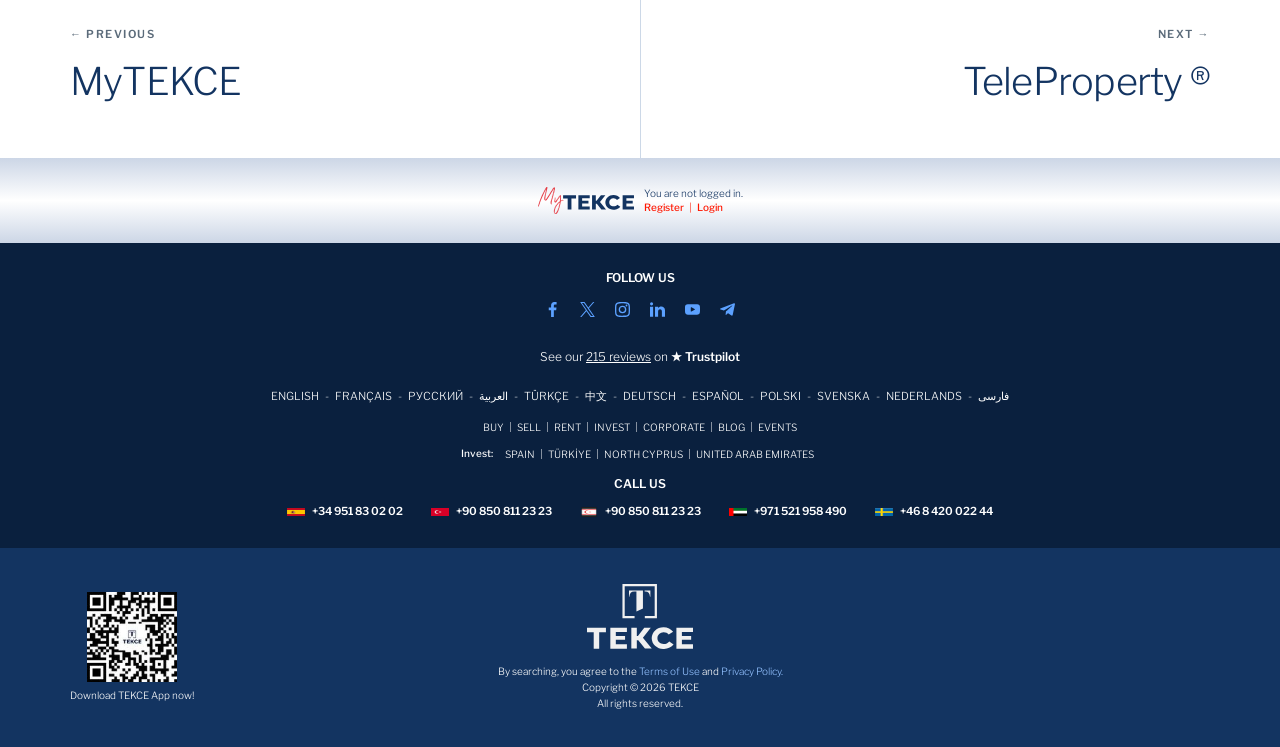
<file: corporate/proptech/peri/index.html>
<!doctype html>
<html lang="en">
<head>
<meta charset="utf-8">
<meta name="viewport" content="width=device-width, initial-scale=1">
<title>Peri | Proptech | TEKCE ®</title>
<meta name="description" content="Meet Peri, TEKCE's AI — a corporate knowledge library built from over 20 years of TEKCE know-how, supporting our clients and our team.">
<link rel="preconnect" href="https://fonts.googleapis.com">
<link rel="preconnect" href="https://fonts.gstatic.com" crossorigin>
<link href="https://fonts.googleapis.com/css2?family=Libre+Franklin:ital,wght@0,300;0,400;0,500;0,600;0,700;0,800;1,300&display=swap" rel="stylesheet">
<link rel="stylesheet" href="../../../assets/css/tekce-shell.css?v=50">
<link rel="stylesheet" href="../../../assets/css/proptech.css?v=50">
<link rel="stylesheet" href="../../../assets/css/pages/peri.css?v=50">
</head>
<body class="p-peri">
<a class="skip-link" href="#main">Skip to content</a>

<!-- ============ CORPORATE SHELL (recreation of tekce.com/corporate) ============ -->
<header class="tk-header">
  <div class="container tk-header__in">
    <div class="tk-header__left">
      <div class="tk-header__opts"><button class="tk-dd" type="button">EUR</button><button class="tk-dd" type="button"><img src="../../../assets/img/flag-en.png" alt="" width="16" height="16">EN</button></div>
      <a class="tk-header__logo" href="#"><img src="../../../assets/img/tekce-logo.svg" alt="TEKCE" width="200" height="48"></a>
    </div>
    <div class="tk-header__right">
      <div class="tk-header__top">
        <a class="tk-find" href="#"><img src="../../../assets/img/search-red.svg" alt="" width="14" height="14">Find property</a>
        <a href="#">Call now</a><a href="#">WhatsApp</a><a href="#">Make an appointment</a>
        <a class="tk-my" href="../../mytekce/index.html"><img src="../../../assets/img/mytekce-logo-blue.svg" alt="MyTEKCE" width="76" height="22"><span>You are not logged in.<br><b>Register</b><i>|</i><b>Login</b></span></a>
      </div>
      <nav class="tk-nav" aria-label="Main"><a href="#">BUY</a><a href="#">SELL</a><a href="#">RENT</a><a href="#">INVEST</a><a href="#" aria-current="page">CORPORATE</a><a href="#">BLOG</a></nav>
      <button class="tk-burger" type="button" aria-label="Menu" aria-expanded="false"><span></span></button>
    </div>
  </div>
  <nav class="tk-mnav" aria-label="Main (mobile)"><a href="#">BUY</a><a href="#">SELL</a><a href="#">RENT</a><a href="#">INVEST</a></nav>
</header>
<nav class="tk-road" aria-label="Breadcrumb">
  <div class="container">
    <span class="tk-road__more" aria-hidden="true"></span>
    <ol><li><a href="#">Home</a></li><li><a href="#">Corporate</a></li><li><a href="../index.html">Proptech</a></li><li aria-current="page">Peri</li></ol>
    <button class="tk-road__share" type="button">SHARE</button>
  </div>
</nav>
<nav class="tk-sub" aria-label="Corporate">
  <div class="container">
    <ul>
      <li class="is-top"><a href="#">CORPORATE</a></li><li><a href="#">ADMINISTRATION</a></li><li><a href="#">OUR TEAM</a></li><li><a href="#">BUSINESS POLICY</a></li><li><a href="#">CAREER</a></li><li><a href="#">CUSTOMER REVIEWS</a></li><li><a href="#">PARTNERSHIP</a></li><li><a href="#">AFFILIATE PROGRAM</a></li><li><a href="#">SERVICES</a></li><li class="is-active"><a class="is-new" href="../index.html" aria-current="page">PROPTECH</a></li><li><a href="#">MEDIA ROOM</a></li><li><a href="#">CONTACT</a></li>
    </ul>
  </div>
</nav>
<!-- ============ /CORPORATE SHELL ============ -->

<nav class="pt-subnav" aria-label="Proptech">
  <div class="container">
    <ul>
      <li class="pn-index"><a href="../index.html" data-label="PropTech">PropTech</a></li>
      <li class="pn-platform"><a href="../platform/index.html" data-label="Online Platforms">Online Platforms</a></li>
      <li class="pn-mytekce"><a href="../mytekce/index.html" data-label="MyTEKCE">MyTEKCE</a></li>
      <li class="pn-peri"><a href="index.html" aria-current="page" data-label="Peri AI">Peri AI</a></li>
      <li class="pn-teleproperty"><a href="../teleproperty/index.html" data-label="TeleProperty">TeleProperty</a></li>
      <li class="pn-telemortgage"><a href="../telemortgage/index.html" data-label="TeleMortgage">TeleMortgage</a></li>
      <li class="pn-keycost"><a href="../keycost/index.html" data-label="KeyCost">KeyCost</a></li>
      <li class="pn-crypto"><a href="../crypto/index.html" data-label="Pay with Crypto">Pay with Crypto</a></li>
    </ul>
  </div>
</nav>

<main id="main">

  <!-- 1. Hero: the character -->
  <section class="p-hero" aria-labelledby="hero-title">
    <div class="container split split--top">
      <div class="s-6">
        <h1 class="display peri-hero__title" id="hero-title">Not an AI tool.<br><b>A new member of our team.</b></h1>
        <p class="lead">Peri is TEKCE's AI — a corporate knowledge library that carries our principles, our know-how and our way of doing business, so that every client and every colleague can reach it, any time.</p>
      </div>
      <div class="s-6">
        <div class="dict reveal">
          <p class="dict__word"><b><img class="dict__logo" src="../../../assets/img/peri-logo.svg" alt="Peri" width="94" height="144"></b><span>/pe·ˈri/</span></p>
          <p class="dict__pos">noun</p>
          <ol>
            <li><div><i>In Turkish tales</i>A being known for being intelligent, graceful, sharp in perception, reliable, fast — and good.</div></li>
            <li><div><i>At TEKCE, since 2026</i>The company's AI: a corporate knowledge library built from more than twenty years of TEKCE experience, supporting clients and team members alike.</div></li>
          </ol>
          <p class="dict__date"><span>Joined the team on</span><b>7 August 2026</b></p>
        </div>
      </div>
    </div>
  </section>

  <!-- 2. Knowledge library -->
  <section class="section stage" aria-labelledby="lib-title">
    <div class="container">
      <div class="head">
        <div>
          <h2 class="h2" id="lib-title">Twenty years of knowledge, <b>available in a moment.</b></h2>
        </div>
        <p class="lead">At its core, Peri AI is a corporate knowledge library. What TEKCE has learned since 2004 no longer lives only in people's heads — it is ready for whoever needs it.</p>
      </div>

      <div class="lib reveal" role="img" aria-label="Diagram: TEKCE's principles, know-how and way of doing business flow into Peri, which supports TEKCE's clients and TEKCE's team.">
        <div class="lib__col">
          <div class="lib__src"><b>Our principles</b><span>How TEKCE works and why</span></div>
          <div class="lib__src"><b>Our know-how</b><span>Over 20 years of experience</span></div>
          <div class="lib__src"><b>Our way of doing business</b><span>Processes across every market</span></div>
        </div>
        <div class="lib__wire" aria-hidden="true">
          <svg viewBox="0 0 120 240" preserveAspectRatio="none"><g fill="none" stroke="rgba(184,193,255,.45)" stroke-width="1.2"><path d="M0 40 C60 40 60 120 120 120"/><path d="M0 120 H120"/><path d="M0 200 C60 200 60 120 120 120"/></g></svg>
        </div>
        <div class="lib__core"><div><b><img class="lib__logo" src="../../../assets/img/peri-logo-white.svg" alt="Peri" width="60" height="92"></b><span>Corporate knowledge library</span></div></div>
        <div class="lib__wire" aria-hidden="true">
          <svg viewBox="0 0 120 240" preserveAspectRatio="none"><g fill="none" stroke="rgba(184,193,255,.45)" stroke-width="1.2"><path d="M0 120 C60 120 60 70 120 70"/><path d="M0 120 C60 120 60 170 120 170"/></g></svg>
        </div>
        <div class="lib__col">
          <div class="lib__out"><b>Our clients</b><span>Welcomed 24/7 on websites and chat</span></div>
          <div class="lib__out" style="margin-top:36px"><b>Our team</b><span>An assistant for every colleague</span></div>
        </div>
      </div>
    </div>
  </section>

  <!-- 3. Two sides -->
  <section class="section" aria-labelledby="sides-title">
    <div class="container">
      <h2 class="h2" id="sides-title" style="margin-bottom:48px">Peri works <b>with</b> our clients — and <b>with</b> our people.</h2>
      <div class="sides">
        <div>
          <p class="side__label">For our clients</p>
          <h3 class="h3">A welcome at any hour.</h3>
          <p>Property questions don't keep office hours, especially across time zones. Peri welcomes visitors around the clock on our websites and chat channels — and brings in a TEKCE property consultant when it's time.</p>
          <ul class="ticks">
            <li>24/7 welcome on TEKCE websites and chat channels</li>
            <li>Answers grounded in TEKCE's own knowledge</li>
            <li>Your TEKCE property consultant stays in charge of your purchase</li>
          </ul>
          <div class="mock peri-chat reveal" aria-hidden="true">
            <div class="peri-chat__bar">
              <img class="peri-chat__av" src="../../../assets/img/peri-avatar.svg" alt="" width="36" height="36">
              <div><b>Peri</b><small>TEKCE · Online</small></div>
              <span class="peri-chat__lang">EN</span>
            </div>
            <div class="chat">
              <p class="peri-chat__day">Today</p>
              <div class="bubble bubble--in">Welcome to TEKCE! I'm Peri. Are you looking to buy, rent or invest?<small>02:14</small></div>
              <div class="peri-chat__quick"><span class="on">Buy</span><span>Rent</span><span>Invest</span></div>
              <div class="bubble bubble--out">Buy. Can I purchase as a foreigner?<small>02:15 · Read</small></div>
              <div class="bubble bubble--in">Yes — foreign buyers can own property in Türkiye. Shall I connect you with one of our property consultants, in your language?<small>02:15</small></div>
              <p class="handoff"><i><img src="../../../assets/img/tekce-mark-white.svg" alt="" width="12" height="12"></i>A TEKCE property consultant joined the chat</p>
              <div class="peri-chat__typing"><span></span><span></span><span></span></div>
            </div>
            <div class="peri-chat__input"><span>Write a message…</span><i><svg viewBox="0 0 16 16" width="14" height="14" fill="#fff"><path d="M1 8l13-6-4 13-2.5-5.5z"/></svg></i></div>
          </div>
        </div>
        <div>
          <p class="side__label">For our team</p>
          <h3 class="h3">An assistant for every colleague.</h3>
          <p>Every TEKCE employee gets an assistant that puts the company's knowledge at their fingertips and reminds them of what matters, when it matters.</p>
          <ul class="ticks">
            <li>Instant access to information</li>
            <li>Timely reminders</li>
            <li>Part of TEKCE Academy — supporting new teammates from day one</li>
          </ul>
          <div class="mock assist reveal" aria-hidden="true">
            <span class="ui-label">Peri · Team assistant</span>
            <div class="assist__q">Which documents does a TeleMortgage application need?</div>
            <div class="assist__a"><b>From TEKCE knowledge</b>A valid passport, a tax identification number, proof of address and an income statement.</div>
            <div class="assist__rem">Reminder: send viewing notes to your client<em>Today 16:00</em></div>
          </div>
        </div>
      </div>
    </div>
  </section>

  <!-- 4. Roadmap -->
  <section class="section section--pale" aria-labelledby="road-title">
    <div class="container">
      <div class="head">
        <div>
          <h2 class="h2" id="road-title">On every channel, <b>every day.</b></h2>
        </div>
        <p class="lead">Peri works for our team and our clients on every TEKCE channel, held to the same standard everywhere. Here is where it works today.</p>
      </div>
      <div class="road reveal">
        <div style="--c:#6e7ff3">
          <h3>For our team</h3>
          <p>Peri is part of the daily work of TEKCE colleagues, with instant access to the company's knowledge and timely reminders.</p>
        </div>
        <div style="--c:#6e7ff3">
          <h3>For our clients</h3>
          <p>24/7 live chat on every TEKCE website and chat channel, along with department- and channel-specific projects.</p>
        </div>
        <div style="--c:#6e7ff3">
          <h3>Every call answered in three seconds</h3>
          <p>Every phone call to TEKCE is answered within three seconds.</p>
        </div>
      </div>
    </div>
  </section>

  <!-- 5. People at the heart -->
  <section class="section" aria-label="People stay at the heart">
    <div class="container">
      <p class="people reveal">Our property consultants still welcome our clients and still sell our properties. <b><span class="peri-inline"><img class="peri-wm-inline" src="../../../assets/img/peri-wordmark.svg" alt="Peri" width="100" height="40"></span> makes them better prepared</b> — and <mark>faster to answer.</mark></p>
    </div>
  </section>

  <!-- 6. Privacy -->
  <section class="section section--tight section--pale" aria-labelledby="privacy-title">
    <div class="container">
      <div class="privacy">
        <span class="privacy__icon" aria-hidden="true"><svg width="24" height="24" viewBox="0 0 24 24" fill="none" stroke="#3f4bb3" stroke-width="1.6"><path d="M12 3l7 3v5c0 4.5-3 8.5-7 10-4-1.5-7-5.5-7-10V6l7-3z"/><path d="M9 12l2 2 4-4"/></svg></span>
        <div>
          <h3 id="privacy-title">Your data stays protected.</h3>
          <p>Customer and company data remains protected under <a href="https://tekce.com/corporate/terms-of-use/privacy-policy" target="_blank" rel="noopener">TEKCE's privacy policies</a> — just as it is today.</p>
        </div>
      </div>
    </div>
  </section>

  <!-- 7. FAQ -->
  <section class="section section--tight" aria-labelledby="faq-title">
    <div class="container">
      <h2 class="h3" id="faq-title" style="color:var(--blue);font-size:18px">FAQs</h2>
      <div class="faq">
        <details open><summary>What is Peri?</summary><div><p>Peri is TEKCE's AI. At its core is Peri AI, a corporate knowledge library holding TEKCE's working principles, know-how and way of doing business. Peri officially joined the TEKCE team on 7 August 2026.</p></div></details>
        <details><summary>Where can I talk to Peri?</summary><div><p>Peri is being rolled out step by step. It has begun welcoming clients in 24/7 live chat, and every TEKCE website and chat channel will follow.</p></div></details>
        <details><summary>Will Peri replace my TEKCE property consultant?</summary><div><p>No. Our property consultants remain responsible for welcoming clients and selling. Peri supports them so they are better prepared and faster to answer.</p></div></details>
        <details><summary>Why the name Peri?</summary><div><p>A peri is a being from Turkish tales — intelligent, graceful, sharp in perception, reliable, fast and good.</p></div></details>
      </div>
    </div>
  </section>

  <div class="container">
    <nav class="next-product" aria-label="More Proptech">
      <a href="../mytekce/index.html"><small>← Previous</small><span>MyTEKCE</span></a>
      <a href="../teleproperty/index.html"><small>Next →</small><span>TeleProperty ®</span></a>
    </nav>
  </div>

</main>

<!-- ============ FOOTER (recreation of tekce.com) ============ -->
<footer class="tk-foot">
  <div class="tk-foot__my"><a href="#"><img src="../../../assets/img/mytekce-logo-blue.svg" alt="MyTEKCE" width="96" height="28"></a><span>You are not logged in.<br><b>Register</b><i>|</i><b>Login</b></span></div>
  <div class="tk-foot__links">
    <div class="container">
      <p class="tk-foot__h">FOLLOW US</p>
      <div class="tk-foot__social"><a href="#" aria-label="Facebook"><svg viewBox="0 0 24 24"><use href="../../../assets/img/sprite.svg#facebook-icon"></use></svg></a><a href="#" aria-label="X"><svg viewBox="0 0 24 24"><use href="../../../assets/img/sprite.svg#twitter-icon"></use></svg></a><a href="#" aria-label="Instagram"><svg viewBox="0 0 24 24"><use href="../../../assets/img/sprite.svg#instagram-icon"></use></svg></a><a href="#" aria-label="LinkedIn"><svg viewBox="0 0 24 24"><use href="../../../assets/img/sprite.svg#linkedin-icon"></use></svg></a><a href="#" aria-label="YouTube"><svg viewBox="0 0 24 24"><use href="../../../assets/img/sprite.svg#youtube-icon"></use></svg></a><a href="#" aria-label="Telegram"><svg viewBox="0 0 24 24"><use href="../../../assets/img/sprite.svg#telegram-icon"></use></svg></a></div>
      <p class="tk-foot__tp">See our <u>215 reviews</u> on <b>★ Trustpilot</b></p>
      <p class="tk-foot__langs"><a href="#">ENGLISH</a> <span>-</span> <a href="#">FRANÇAIS</a> <span>-</span> <a href="#">РУССКИЙ</a> <span>-</span> <a href="#">العربية</a> <span>-</span> <a href="#">TÜRKÇE</a> <span>-</span> <a href="#">中文</a> <span>-</span> <a href="#">DEUTSCH</a> <span>-</span> <a href="#">ESPAÑOL</a> <span>-</span> <a href="#">POLSKI</a> <span>-</span> <a href="#">SVENSKA</a> <span>-</span> <a href="#">NEDERLANDS</a> <span>-</span> <a href="#">فارسی</a></p>
      <p class="tk-foot__row"><a href="#">BUY</a><a href="#">SELL</a><a href="#">RENT</a><a href="#">INVEST</a><a href="#">CORPORATE</a><a href="#">BLOG</a><a href="#">EVENTS</a></p>
      <p class="tk-foot__row"><em>Invest:</em><a href="#">SPAIN</a><a href="#">TÜRKİYE</a><a href="#">NORTH CYPRUS</a><a href="#">UNITED ARAB EMIRATES</a></p>
      <p class="tk-foot__h">CALL US</p>
      <p class="tk-foot__phones"><span><img src="../../../assets/img/flag-es.png" alt="" width="18" height="12">+34 951 83 02 02</span><span><img src="../../../assets/img/flag-tr.png" alt="" width="18" height="12">+90 850 811 23 23</span><span><img src="../../../assets/img/flag-kktc.png" alt="" width="18" height="12">+90 850 811 23 23</span><span><img src="../../../assets/img/flag-ae.png" alt="" width="18" height="12">+971 521 958 490</span><span><img src="../../../assets/img/flag-se.png" alt="" width="18" height="12">+46 8 420 022 44</span></p>
    </div>
  </div>
  <div class="tk-foot__info">
    <div class="container">
      <div class="tk-foot__app"><img src="../../../assets/img/tekce-app-qr.png" alt="QR code to install the TEKCE App" width="90" height="90"><span>Download TEKCE App now!</span></div>
      <div class="tk-foot__brand"><img src="../../../assets/img/tekce-footer-logo.svg" alt="TEKCE" width="106" height="65"><p>By searching, you agree to the <a href="#">Terms of Use</a> and <a href="#">Privacy Policy.</a></p><p>Copyright © 2026 TEKCE</p><p>All rights reserved.</p></div>
      <div></div>
    </div>
  </div>
</footer>
<script src="../../../assets/js/proptech.js?v=50"></script>
</body>
</html>
</file>
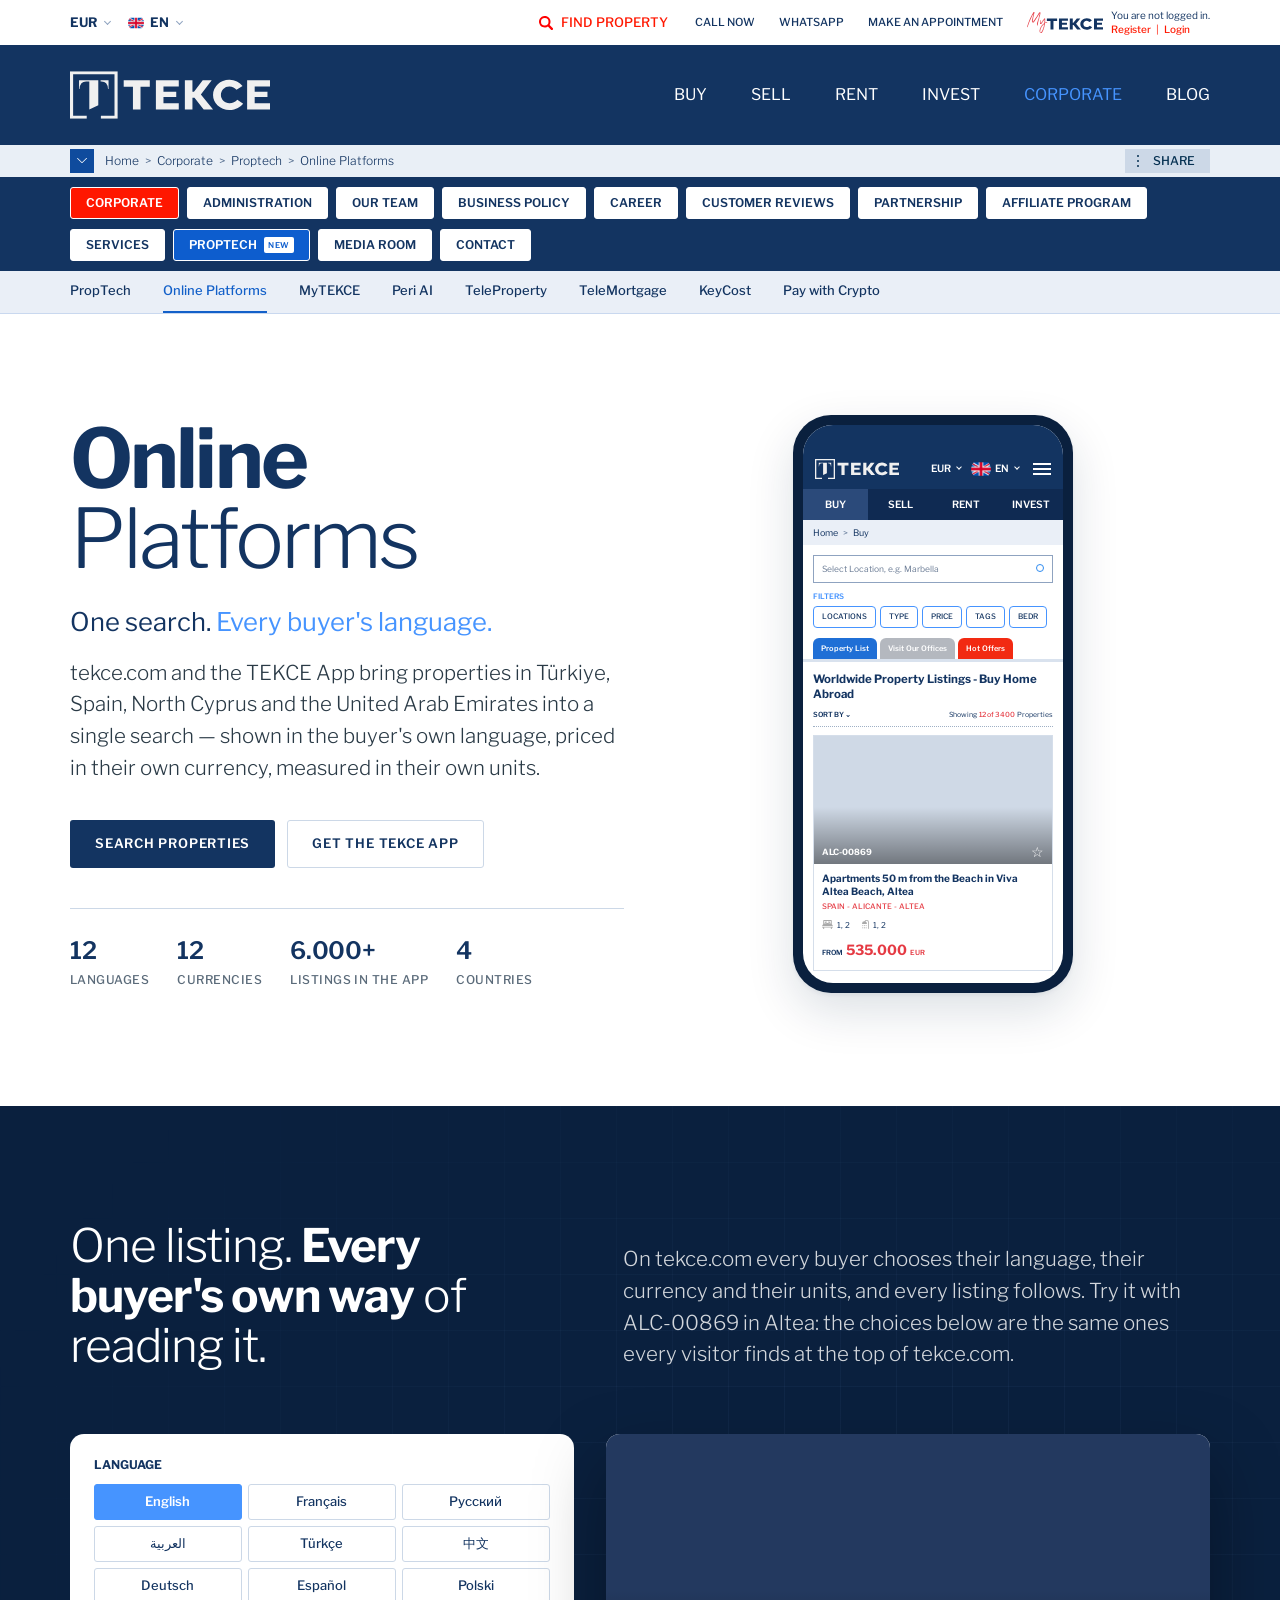
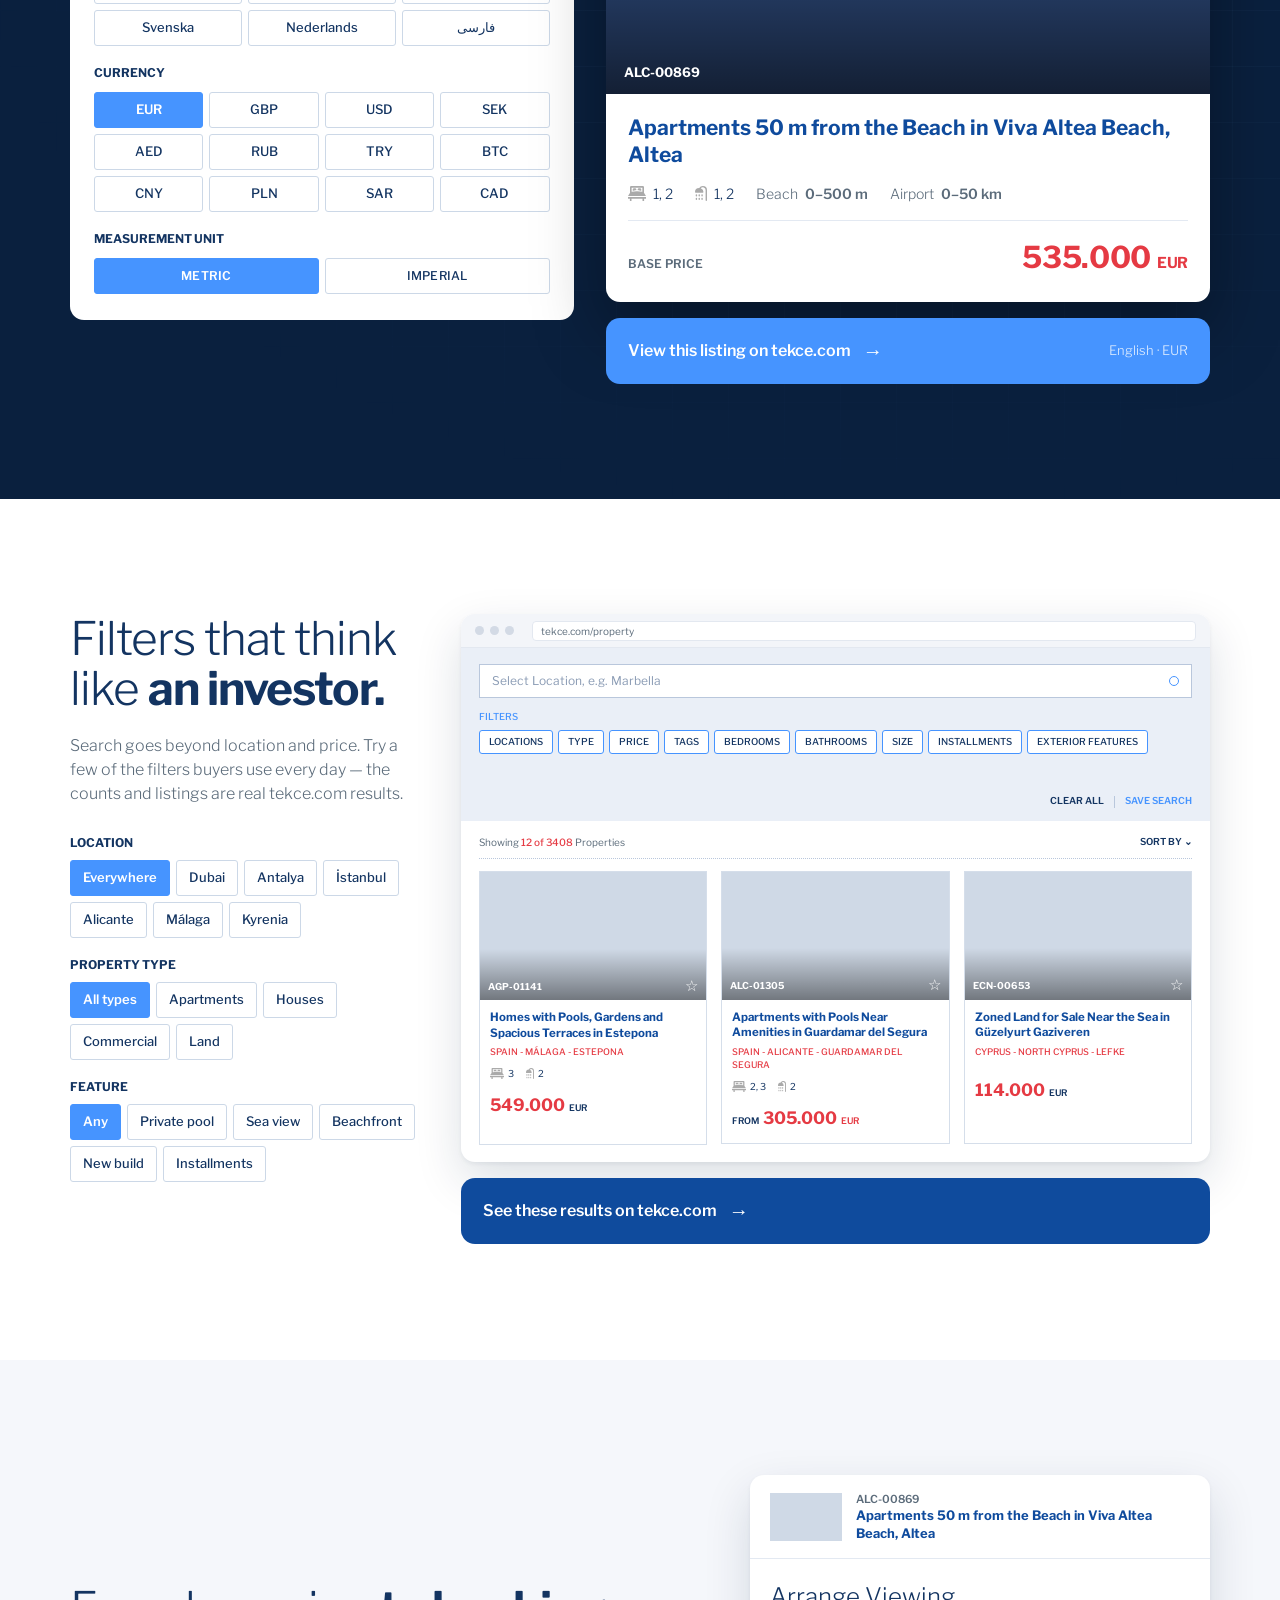
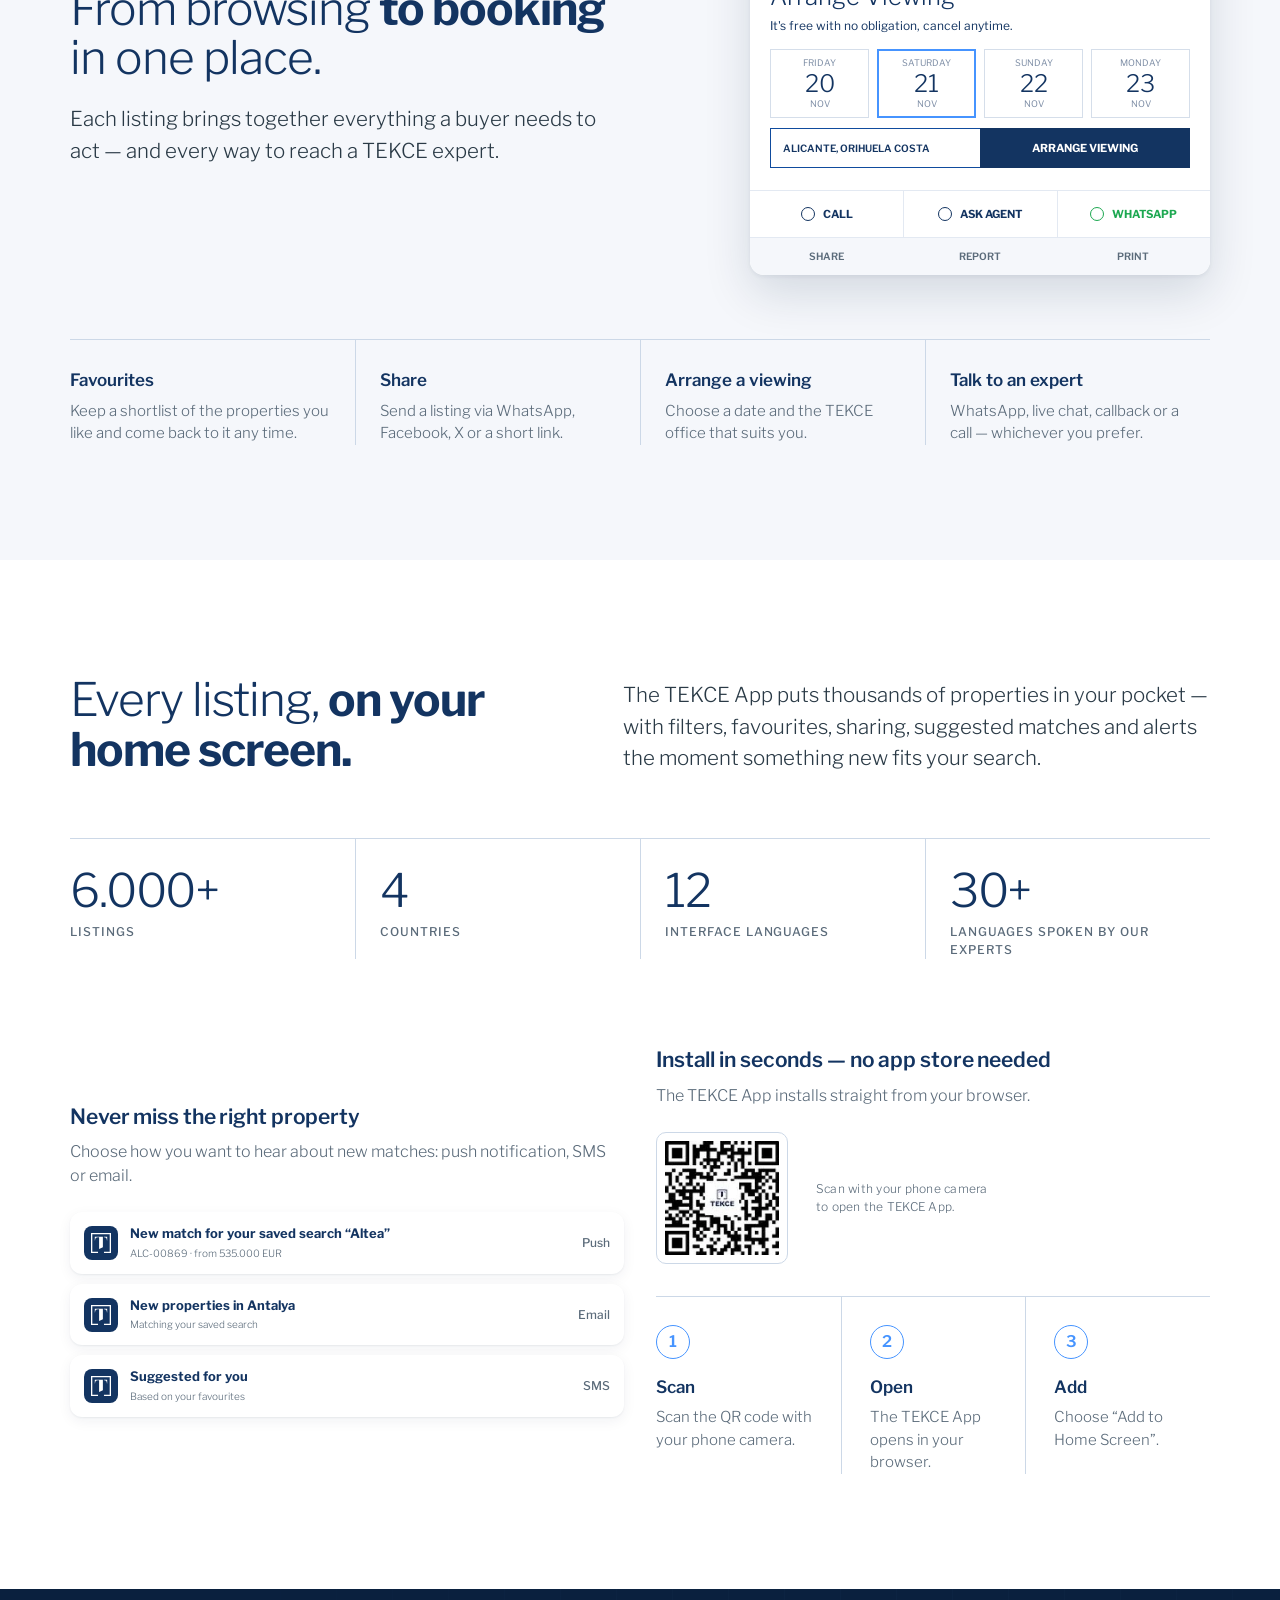
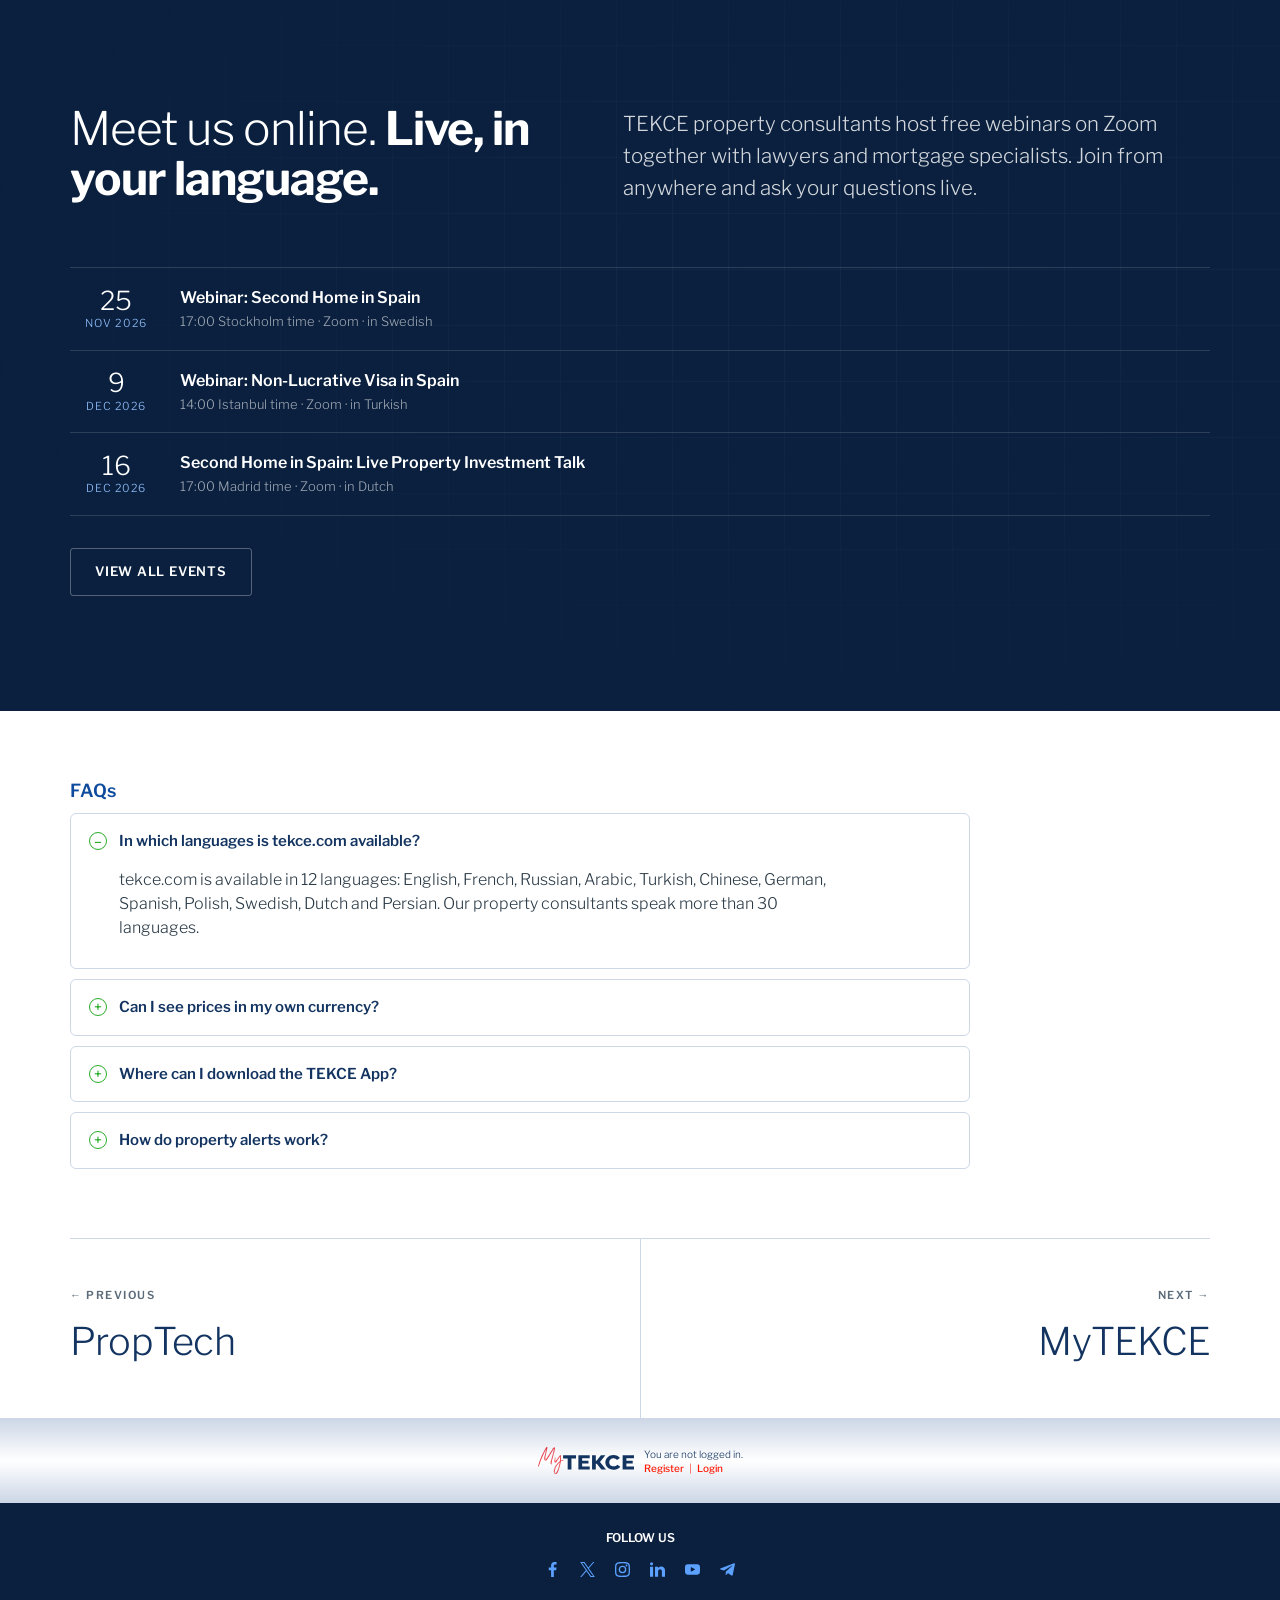
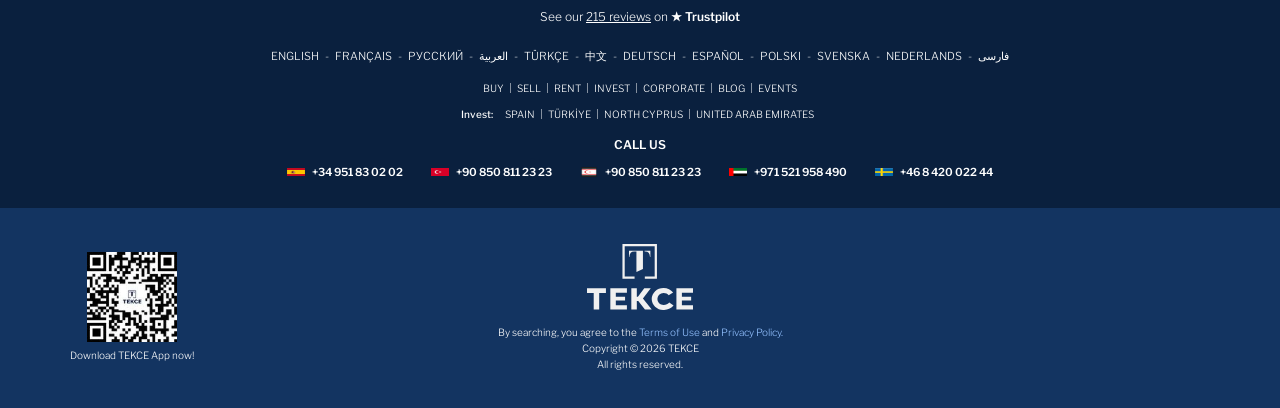
<file: corporate/proptech/platform/index.html>
<!doctype html>
<html lang="en">
<head>
<meta charset="utf-8">
<meta name="viewport" content="width=device-width, initial-scale=1">
<title>Online Platforms | Proptech | TEKCE ®</title>
<meta name="description" content="TEKCE Online Platforms: tekce.com and the TEKCE App. One property search across Türkiye, Spain, North Cyprus and the UAE, in 12 languages and 12 currencies.">
<link rel="preconnect" href="https://fonts.googleapis.com">
<link rel="preconnect" href="https://fonts.gstatic.com" crossorigin>
<link href="https://fonts.googleapis.com/css2?family=Libre+Franklin:ital,wght@0,300;0,400;0,500;0,600;0,700;0,800;1,300&display=swap" rel="stylesheet">
<link rel="stylesheet" href="../../../assets/css/tekce-shell.css?v=50">
<link rel="stylesheet" href="../../../assets/css/proptech.css?v=50">
<link rel="stylesheet" href="../../../assets/css/pages/platform.css?v=50">
</head>
<body class="p-platform">
<a class="skip-link" href="#main">Skip to content</a>

<!-- ============ CORPORATE SHELL (recreation of tekce.com/corporate) ============ -->
<header class="tk-header">
  <div class="container tk-header__in">
    <div class="tk-header__left">
      <div class="tk-header__opts"><button class="tk-dd" type="button">EUR</button><button class="tk-dd" type="button"><img src="../../../assets/img/flag-en.png" alt="" width="16" height="16">EN</button></div>
      <a class="tk-header__logo" href="#"><img src="../../../assets/img/tekce-logo.svg" alt="TEKCE" width="200" height="48"></a>
    </div>
    <div class="tk-header__right">
      <div class="tk-header__top">
        <a class="tk-find" href="#"><img src="../../../assets/img/search-red.svg" alt="" width="14" height="14">Find property</a>
        <a href="#">Call now</a><a href="#">WhatsApp</a><a href="#">Make an appointment</a>
        <a class="tk-my" href="../../mytekce/index.html"><img src="../../../assets/img/mytekce-logo-blue.svg" alt="MyTEKCE" width="76" height="22"><span>You are not logged in.<br><b>Register</b><i>|</i><b>Login</b></span></a>
      </div>
      <nav class="tk-nav" aria-label="Main"><a href="#">BUY</a><a href="#">SELL</a><a href="#">RENT</a><a href="#">INVEST</a><a href="#" aria-current="page">CORPORATE</a><a href="#">BLOG</a></nav>
      <button class="tk-burger" type="button" aria-label="Menu" aria-expanded="false"><span></span></button>
    </div>
  </div>
  <nav class="tk-mnav" aria-label="Main (mobile)"><a href="#">BUY</a><a href="#">SELL</a><a href="#">RENT</a><a href="#">INVEST</a></nav>
</header>
<nav class="tk-road" aria-label="Breadcrumb">
  <div class="container">
    <span class="tk-road__more" aria-hidden="true"></span>
    <ol><li><a href="#">Home</a></li><li><a href="#">Corporate</a></li><li><a href="../index.html">Proptech</a></li><li aria-current="page">Online Platforms</li></ol>
    <button class="tk-road__share" type="button">SHARE</button>
  </div>
</nav>
<nav class="tk-sub" aria-label="Corporate">
  <div class="container">
    <ul>
      <li class="is-top"><a href="#">CORPORATE</a></li><li><a href="#">ADMINISTRATION</a></li><li><a href="#">OUR TEAM</a></li><li><a href="#">BUSINESS POLICY</a></li><li><a href="#">CAREER</a></li><li><a href="#">CUSTOMER REVIEWS</a></li><li><a href="#">PARTNERSHIP</a></li><li><a href="#">AFFILIATE PROGRAM</a></li><li><a href="#">SERVICES</a></li><li class="is-active"><a class="is-new" href="../index.html" aria-current="page">PROPTECH</a></li><li><a href="#">MEDIA ROOM</a></li><li><a href="#">CONTACT</a></li>
    </ul>
  </div>
</nav>
<!-- ============ /CORPORATE SHELL ============ -->

<nav class="pt-subnav" aria-label="Proptech">
  <div class="container">
    <ul>
      <li class="pn-index"><a href="../index.html" data-label="PropTech">PropTech</a></li>
      <li class="pn-platform"><a href="index.html" aria-current="page" data-label="Online Platforms">Online Platforms</a></li>
      <li class="pn-mytekce"><a href="../mytekce/index.html" data-label="MyTEKCE">MyTEKCE</a></li>
      <li class="pn-peri"><a href="../peri/index.html" data-label="Peri AI">Peri AI</a></li>
      <li class="pn-teleproperty"><a href="../teleproperty/index.html" data-label="TeleProperty">TeleProperty</a></li>
      <li class="pn-telemortgage"><a href="../telemortgage/index.html" data-label="TeleMortgage">TeleMortgage</a></li>
      <li class="pn-keycost"><a href="../keycost/index.html" data-label="KeyCost">KeyCost</a></li>
      <li class="pn-crypto"><a href="../crypto/index.html" data-label="Pay with Crypto">Pay with Crypto</a></li>
    </ul>
  </div>
</nav>

<main id="main">

  <!-- 1. Hero -->
  <section class="p-hero" aria-labelledby="hero-title">
    <div class="container split">
      <div class="s-6">
        <h1 class="p-hero__mark" id="hero-title"><b>Online</b> Platforms</h1>
        <p class="p-hero__tag">One search. <em>Every buyer's language.</em></p>
        <p class="lead">tekce.com and the TEKCE App bring properties in Türkiye, Spain, North Cyprus and the United Arab Emirates into a single search — shown in the buyer's own language, priced in their own currency, measured in their own units.</p>
        <div class="btn-row">
          <a class="btn btn--navy" href="https://tekce.com/property" target="_blank" rel="noopener">Search properties</a>
          <a class="btn btn--ghost" href="#app">Get the TEKCE App</a>
        </div>
        <div class="p-hero__facts">
          <div><b>12</b>Languages</div>
          <div><b>12</b>Currencies</div>
          <div><b>6.000+</b>Listings in the app</div>
          <div><b>4</b>Countries</div>
        </div>
      </div>
      <div class="s-6">
        <div class="pf-hero-visual reveal" aria-hidden="true">
          <div class="phone">
            <div class="phone__screen">
              <div class="mm">
                <div class="mm__head"><img src="../../../assets/img/tekce-logo.svg" alt=""><span class="mm__dd">EUR</span><span class="mm__dd"><img class="mm__flag" src="../../../assets/img/flag-en.png" alt="">EN</span><i></i></div>
                <div class="mm__nav"><span class="on">Buy</span><span>Sell</span><span>Rent</span><span>Invest</span></div>
                <div class="mm__crumb">Home <em>&gt;</em> Buy</div>
                <div class="mm__search">Select Location, e.g. Marbella</div>
                <p class="mm__flabel">Filters</p>
                <div class="mm__filters"><span>Locations</span><span>Type</span><span>Price</span><span>Tags</span><span>Bedr</span></div>
                <div class="mm__tabs"><span class="a">Property List</span><span class="b">Visit Our Offices</span><span class="c">Hot Offers</span></div>
                <div class="mm__list">
                  <h4>Worldwide Property Listings - Buy Home Abroad</h4>
                  <div class="mm__sort"><span>Sort by ⌄</span><span>Showing <b>12 of 3400</b> Properties</span></div>
                  <div class="mm__card">
                    <div class="mm__photo" style="background-image:url('https://static.tekce.com/files/emlaklar/dis/400x270/orj/d2/alc-00869-apartments-a-few-meters-from-the-beach-in-altea-alicante-te.jpeg')"><span>ALC-00869</span><i>☆</i></div>
                    <div class="mm__body">
                      <h5>Apartments 50 m from the Beach in Viva Altea Beach, Altea</h5>
                      <p class="mm__loc">Spain - Alicante - Altea</p>
                      <p class="mm__specs"><span><img src="../../../assets/img/room.svg" alt="">1, 2</span><span><img src="../../../assets/img/shower.svg" alt="">1, 2</span></p>
                      <p class="mm__price"><small>From</small> 535.000 <small>EUR</small></p>
                    </div>
                  </div>
                </div>
              </div>
            </div>
          </div>
        </div>
      </div>
    </div>
  </section>

  <!-- 2. One listing, every buyer -->
  <section class="section stage" aria-labelledby="lang-title">
    <div class="container">
      <div class="head">
        <div>
          <h2 class="h2" id="lang-title">One listing. <b>Every buyer's own way</b> of reading it.</h2>
        </div>
        <p class="lead">On tekce.com every buyer chooses their language, their currency and their units, and every listing follows. Try it with ALC-00869 in Altea: the choices below are the same ones every visitor finds at the top of tekce.com.</p>
      </div>
      <div class="pf-loc reveal">
        <div class="pf-loc__panel">
          <fieldset><legend>Language</legend><div class="pf-loc__grid pf-loc__grid--lang"><button type="button" data-lang="en" lang="en" aria-pressed="true">English</button><button type="button" data-lang="fr" lang="fr" aria-pressed="false">Français</button><button type="button" data-lang="ru" lang="ru" aria-pressed="false">Русский</button><button type="button" data-lang="ar" lang="ar" aria-pressed="false">العربية</button><button type="button" data-lang="tr" lang="tr" aria-pressed="false">Türkçe</button><button type="button" data-lang="zh" lang="zh" aria-pressed="false">中文</button><button type="button" data-lang="de" lang="de" aria-pressed="false">Deutsch</button><button type="button" data-lang="es" lang="es" aria-pressed="false">Español</button><button type="button" data-lang="pl" lang="pl" aria-pressed="false">Polski</button><button type="button" data-lang="sv" lang="sv" aria-pressed="false">Svenska</button><button type="button" data-lang="nl" lang="nl" aria-pressed="false">Nederlands</button><button type="button" data-lang="fa" lang="fa" aria-pressed="false">فارسی</button></div></fieldset>
          <fieldset><legend>Currency</legend><div class="pf-loc__grid"><button type="button" data-cur="EUR" aria-pressed="true">EUR</button><button type="button" data-cur="GBP" aria-pressed="false">GBP</button><button type="button" data-cur="USD" aria-pressed="false">USD</button><button type="button" data-cur="SEK" aria-pressed="false">SEK</button><button type="button" data-cur="AED" aria-pressed="false">AED</button><button type="button" data-cur="RUB" aria-pressed="false">RUB</button><button type="button" data-cur="TRY" aria-pressed="false">TRY</button><button type="button" data-cur="BTC" aria-pressed="false">BTC</button><button type="button" data-cur="CNY" aria-pressed="false">CNY</button><button type="button" data-cur="PLN" aria-pressed="false">PLN</button><button type="button" data-cur="SAR" aria-pressed="false">SAR</button><button type="button" data-cur="CAD" aria-pressed="false">CAD</button></div></fieldset>
          <fieldset><legend>Measurement unit</legend><div class="pf-loc__grid pf-loc__grid--units"><button type="button" data-unit="metric" aria-pressed="true">Metric</button><button type="button" data-unit="imperial" aria-pressed="false">Imperial</button></div></fieldset>
        </div>
        <div class="pf-loc__view">
          <article class="pf-loc__card" aria-live="polite">
            <div class="pf-loc__photo" style="background-image:url('https://static.tekce.com/files/emlaklar/dis/850x550/orj/d2/alc-00869-apartments-a-few-meters-from-the-beach-in-altea-alicante-te.jpeg')"><span>ALC-00869</span></div>
            <div class="pf-loc__body">
              <h3 class="pf-loc__title" lang="en" dir="ltr">Apartments 50 m from the Beach in Viva Altea Beach, Altea</h3>
              <div class="pf-loc__facts">
                <span><img src="../../../assets/img/room.svg" alt="Bedrooms">1, 2</span>
                <span><img src="../../../assets/img/shower.svg" alt="Bathrooms">1, 2</span>
                <span class="pf-loc__beach"><span class="pf-loc__bl">Beach</span> <b>0–500 m</b></span>
                <span class="pf-loc__air"><span class="pf-loc__al">Airport</span> <b>0–50 km</b></span>
              </div>
              <div class="pf-loc__price"><small class="pf-loc__label" lang="en">Base price</small><b><span class="pf-loc__amt">535.000</span> <span class="pf-loc__cur">EUR</span></b></div>
            </div>
          </article>
          <a class="pf-loc__go" href="https://tekce.com/ad/alc-00869-apartments-a-few-meters-from-the-beach-in-altea-alicante" target="_blank" rel="noopener"><span>View this listing on tekce.com</span><small class="pf-loc__goname">English · EUR</small></a>
        </div>
      </div>
      <script type="application/json" id="pf-loc-data">{"langs": {"en": {"url": "https://tekce.com/ad/alc-00869-apartments-a-few-meters-from-the-beach-in-altea-alicante", "title": "Apartments 50 m from the Beach in Viva Altea Beach, Altea", "label": "BASE PRICE", "dir": "ltr", "name": "English", "air": "Airport", "beach": "Beach"}, "fr": {"url": "https://tekce.com/fr/annonce/alc-00869-appartements-a-quelques-metres-de-la-plage-a-altea-alicante", "title": "Appartements à 50 m de la plage au Viva Altea Beach, Altea", "label": "PRIX DE BASE", "dir": "ltr", "name": "Français", "air": "Aéroport", "beach": "Plage"}, "ru": {"url": "https://tekce.com/ru/obyekt/alc-00869-apartamenty-v-neskolkikh-metrakh-ot-plyazha-v-altee-alikante", "title": "Апартаменты в 50 м от пляжа в Viva Altea Beach, Альтеа", "label": "БАЗОВАЯ ЦЕНА", "dir": "ltr", "name": "Русский", "air": "Аэропорт", "beach": "Пляж"}, "ar": {"url": "https://tekce.com/ar/ad/alc-00869-apartments-a-few-meters-from-the-beach-in-altea-alicante", "title": "شقق على بعد 50 م من الشاطئ في Viva Altea Beach، ألتيا", "label": "السعر الأساسي", "dir": "rtl", "name": "العربية", "air": "المطار", "beach": "الشاطئ"}, "tr": {"url": "https://tekce.com/tr/ilan/alc-00869-altea-alicante-deki-plaja-birkac-metre-uzaklikta-daireler", "title": "Altea'da Plaja 50 m Mesafede Viva Altea Beach Daireleri", "label": "BAZ FİYAT", "dir": "ltr", "name": "Türkçe", "air": "Havalimanı", "beach": "Plaj"}, "zh": {"url": "https://tekce.com/zh/ad/alc-00869-apartments-a-few-meters-from-the-beach-in-altea-alicante", "title": "Viva Altea Beach:距海滩50米的公寓,阿尔泰亚", "label": "起售价", "dir": "ltr", "name": "中文", "air": "机场", "beach": "海滩"}, "de": {"url": "https://tekce.com/de/expose/alc-00869-wohnungen-nur-wenige-meter-vom-strand-entfernt-in-altea-alicante", "title": "Apartments 50 m vom Strand im Viva Altea Beach, Altea", "label": "GRUNDPREIS", "dir": "ltr", "name": "Deutsch", "air": "Flughafen", "beach": "Strand"}, "es": {"url": "https://tekce.com/es/anuncio/alc-00869-apartamentos-a-escasos-metros-de-la-playa-en-altea-alicante", "title": "Apartamentos a 50 m de la playa en Viva Altea Beach, Altea", "label": "PRECIO BASE", "dir": "ltr", "name": "Español", "air": "Aeropuerto", "beach": "Playa"}, "pl": {"url": "https://tekce.com/pl/ogloszenie/alc-00869-apartamenty-zaledwie-kilka-metrow-od-plazy-w-altea-alicante", "title": "Apartamenty 50 m od plaży w Viva Altea Beach, Altea", "label": "CENA PODSTAWOWA", "dir": "ltr", "name": "Polski", "air": "Lotnisko", "beach": "Plaża"}, "sv": {"url": "https://tekce.com/se/annons/alc-00869-lagenheter-bara-nagra-meter-fran-stranden-i-altea-alicante", "title": "Lägenheter 50 m från stranden i Viva Altea Beach, Altea", "label": "GRUNDPRIS", "dir": "ltr", "name": "Svenska", "air": "Flygplats", "beach": "Strand"}, "nl": {"url": "https://tekce.com/nl/annonce/alc-00869-appartementen-dichtbij-het-strand-in-altea-alicante", "title": "Appartementen op 50 m van het strand in Viva Altea Beach, Altea", "label": "BASIS PRIJS", "dir": "ltr", "name": "Nederlands", "air": "Luchthaven", "beach": "Strand"}, "fa": {"url": "https://tekce.com/fa/ad/alc-00869-apartments-a-few-meters-from-the-beach-in-altea-alicante", "title": "آپارتمان در فاصله 50 متری ساحل در Viva Altea Beach، آلتئا", "label": "قیمت از", "dir": "rtl", "name": "فارسی", "air": "فرودگاه", "beach": "ساحل"}}, "cur": {"EUR": "535.000", "GBP": "445.000", "USD": "587.000", "SEK": "5.950.000", "AED": "2.145.000", "RUB": "48.000.000", "TRY": "29.600.000", "BTC": "9,7008", "CNY": "3.900.000", "PLN": "2.400.000", "SAR": "2.205.000", "CAD": "841.000"}, "units": {"metric": ["0–500 m", "0–50 km"], "imperial": ["0–1.640 ft", "0–31 mi"]}}</script>
    </div>
  </section>

  <!-- 3. Smart search -->
  <section class="section" aria-labelledby="search-title">
    <div class="container split split--top">
      <div class="s-4">
        <h2 class="h2" id="search-title">Filters that think like <b>an investor.</b></h2>
        <p class="muted">Search goes beyond location and price. Try a few of the filters buyers use every day — the counts and listings are real tekce.com results.</p>
        <div class="pf-find">
          <fieldset><legend>Location</legend><div class="pf-find__row"><button type="button" data-loc="any" aria-pressed="true">Everywhere</button><button type="button" data-loc="dubai" aria-pressed="false">Dubai</button><button type="button" data-loc="antalya" aria-pressed="false">Antalya</button><button type="button" data-loc="istanbul" aria-pressed="false">İstanbul</button><button type="button" data-loc="alicante" aria-pressed="false">Alicante</button><button type="button" data-loc="malaga" aria-pressed="false">Málaga</button><button type="button" data-loc="kyrenia" aria-pressed="false">Kyrenia</button></div></fieldset>
          <fieldset><legend>Property type</legend><div class="pf-find__row"><button type="button" data-type="all" aria-pressed="true">All types</button><button type="button" data-type="apartments" aria-pressed="false">Apartments</button><button type="button" data-type="houses" aria-pressed="false">Houses</button><button type="button" data-type="commercial" aria-pressed="false">Commercial</button><button type="button" data-type="land" aria-pressed="false">Land</button></div></fieldset>
          <fieldset><legend>Feature</legend><div class="pf-find__row"><button type="button" data-feat="none" aria-pressed="true">Any</button><button type="button" data-feat="pool" aria-pressed="false">Private pool</button><button type="button" data-feat="sea" aria-pressed="false">Sea view</button><button type="button" data-feat="beach" aria-pressed="false">Beachfront</button><button type="button" data-feat="newbuild" aria-pressed="false">New build</button><button type="button" data-feat="inst" aria-pressed="false">Installments</button></div></fieldset>
        </div>
      </div>
      <div class="s-8">
        <div class="mock tk-search pf-find__mock reveal">
          <div class="mock__bar"><i></i><i></i><i></i><span class="pf-find__url">tekce.com/property</span></div>
          <div class="tk-search__top">
            <div class="tk-search__input pf-find__input">Select Location, e.g. Marbella</div>
            <p class="tk-search__flabel">Filters</p>
            <div class="tk-search__filters"><span data-k="loc">Locations</span><span data-k="type">Type</span><span>Price</span><span data-k="tag">Tags</span><span>Bedrooms</span><span>Bathrooms</span><span>Size</span><span>Installments</span><span data-k="ext">Exterior features</span></div>
            <p class="tk-search__chosen" aria-hidden="true"></p>
            <p class="tk-search__actions"><span>Clear all</span><span class="sep"></span><span>Save search</span></p>
          </div>
          <div class="tk-search__results" aria-live="polite">
            <div class="tk-search__bar"><span>Showing <b class="pf-find__count">12 of 3408</b> Properties</span><span class="tk-sort">Sort by ⌄</span></div>
            <div class="tk-grid pf-find__grid"><a class="tk-card" href="https://tekce.com/ad/agp-01141-exclusive-three-bedroom-homes-in-central-estepona" target="_blank" rel="noopener" tabindex="-1"><div class="tk-card__photo" style="background-image:url('https://static.tekce.com/files/emlaklar/dis/400x270/orj/d6/agp-01141-exclusive-three-bedroom-homes-in-central-estepona-te.jpeg')"><span class="tk-card__ref">AGP-01141</span><span class="tk-card__star">☆</span></div><div class="tk-card__body"><h4>Homes with Pools, Gardens and Spacious Terraces in Estepona</h4><p class="tk-card__loc">SPAIN - MÁLAGA - ESTEPONA</p><p class="tk-card__specs"><span><img src="../../../assets/img/room.svg" alt="">3</span><span><img src="../../../assets/img/shower.svg" alt="">2</span></p><p class="tk-card__price">549.000 <small>EUR</small></p></div></a><a class="tk-card" href="https://tekce.com/ad/alc-01305-modern-apartments-15-km-from-beach-in-guardamar-del-segura" target="_blank" rel="noopener" tabindex="-1"><div class="tk-card__photo" style="background-image:url('https://static.tekce.com/files/emlaklar/dis/400x270/orj/b8/alc-01305-modern-apartments-15-km-from-beach-in-guardamar-del-segura-te.png')"><span class="tk-card__ref">ALC-01305</span><span class="tk-card__star">☆</span></div><div class="tk-card__body"><h4>Apartments with Pools Near Amenities in Guardamar del Segura</h4><p class="tk-card__loc">SPAIN - ALICANTE - GUARDAMAR DEL SEGURA</p><p class="tk-card__specs"><span><img src="../../../assets/img/room.svg" alt="">2, 3</span><span><img src="../../../assets/img/shower.svg" alt="">2</span></p><p class="tk-card__price"><small>From</small> 305.000 <small>EUR</small></p></div></a><a class="tk-card" href="https://tekce.com/ad/ecn-00653-land-for-sale-in-a-prime-location-in-guzelyurt-gaziveren" target="_blank" rel="noopener" tabindex="-1"><div class="tk-card__photo" style="background-image:url('https://static.tekce.com/files/emlaklar/dis/400x270/orj/15/ecn-00653-land-for-sale-in-a-prime-location-in-guzelyurt-gaziveren-te.jpeg')"><span class="tk-card__ref">ECN-00653</span><span class="tk-card__star">☆</span></div><div class="tk-card__body"><h4>Zoned Land for Sale Near the Sea in Güzelyurt Gaziveren</h4><p class="tk-card__loc">CYPRUS - NORTH CYPRUS - LEFKE</p><p class="tk-card__specs"></p><p class="tk-card__price">114.000 <small>EUR</small></p></div></a></div>
          </div>
        </div>
        <a class="pf-loc__go pf-find__go" href="https://tekce.com/property" target="_blank" rel="noopener"><span>See these results on tekce.com</span></a>
      </div>
      <script type="application/json" id="pf-find-data">{"L":{"AGP-01141":["Homes with Pools, Gardens and Spacious Terraces in Estepona","SPAIN - MÁLAGA - ESTEPONA","3","2","549.000","EUR","https://static.tekce.com/files/emlaklar/dis/400x270/orj/d6/agp-01141-exclusive-three-bedroom-homes-in-central-estepona-te.jpeg","https://tekce.com/ad/agp-01141-exclusive-three-bedroom-homes-in-central-estepona"],"ALC-01305":["Apartments with Pools Near Amenities in Guardamar del Segura","SPAIN - ALICANTE - GUARDAMAR DEL SEGURA","2, 3","2","305.000","EUR","https://static.tekce.com/files/emlaklar/dis/400x270/orj/b8/alc-01305-modern-apartments-15-km-from-beach-in-guardamar-del-segura-te.png","https://tekce.com/ad/alc-01305-modern-apartments-15-km-from-beach-in-guardamar-del-segura"],"ECN-00653":["Zoned Land for Sale Near the Sea in Güzelyurt Gaziveren","CYPRUS - NORTH CYPRUS - LEFKE",null,null,"114.000","EUR","https://static.tekce.com/files/emlaklar/dis/400x270/orj/15/ecn-00653-land-for-sale-in-a-prime-location-in-guzelyurt-gaziveren-te.jpeg","https://tekce.com/ad/ecn-00653-land-for-sale-in-a-prime-location-in-guzelyurt-gaziveren"],"AGP-01138":["Exclusive 3-Level Villa with Lift and Cinema Room in Torrequebrada","SPAIN - MÁLAGA - BENALMÁDENA","4","4","2.900.000","EUR","https://static.tekce.com/files/emlaklar/dis/400x270/orj/55/agp-01138-luxury-modern-villa-with-sea-views-in-benalmadena-malaga-te-1.png","https://tekce.com/ad/agp-01138-luxury-modern-villa-with-sea-views-in-benalmadena-malaga"],"IST-01908":["Apartments in a Project with Infinity Pool in Maltepe İstanbul","TÜRKİYE - İSTANBUL - MALTEPE","1, 2","1","175.000","EUR","https://static.tekce.com/files/emlaklar/dis/400x270/orj/d8/ist-01908-apartments-in-a-sea-view-project-for-sale-in-maltepe-istanbul-te.jpeg","https://tekce.com/ad/ist-01908-apartments-in-a-sea-view-project-for-sale-in-maltepe-istanbul"],"ECN-00615":["Apartments with Rental Management 250 M from the Sea in North Cyprus","CYPRUS - NORTH CYPRUS - GAZİMAĞUSA","Studio, 1","1, 2","156.000","EUR","https://static.tekce.com/files/emlaklar/dis/400x270/orj/80/ecn-00615-apartments-for-sale-in-a-great-project-in-gazimagusa-north-cyprus-te.jpeg","https://tekce.com/ad/ecn-00615-apartments-for-sale-in-a-great-project-in-gazimagusa-north-cyprus"],"YVX-00167":["Apartments with Stunning Views near the Sea in Yalova Koru","TÜRKİYE - YALOVA - ÇINARCIK","1, 2","1","46.500","EUR","https://static.tekce.com/files/emlaklar/dis/400x270/orj/70/yvx-00167-nature-view-apartments-near-the-sea-in-yalova-turkey-te.jpeg","https://tekce.com/ad/yvx-00167-nature-view-apartments-near-the-sea-in-yalova-turkey"],"COV-00298":["Flats Within Walking Distance of the Sea in Mersin Tömük","TÜRKİYE - MERSİN - ERDEMLİ","1, 2","1, 2","75.000","EUR","https://static.tekce.com/files/emlaklar/dis/400x270/orj/57/cov-00298-flats-with-payment-plans-in-a-mega-project-in-mersin-te.jpeg","https://tekce.com/ad/cov-00298-flats-with-payment-plans-in-a-mega-project-in-mersin"],"AGP-01135":["Spacious 1 to 4-Bedroom Flats with Terraces in Manilva","SPAIN - MÁLAGA - MANILVA","1, 2, 3, 4","1, 2, 3","435.000","EUR","https://static.tekce.com/files/emlaklar/dis/400x270/orj/e9/agp-01135-beachfront-flats-in-manilva-with-contemporary-architecture-te.jpeg","https://tekce.com/ad/agp-01135-beachfront-flats-in-manilva-with-contemporary-architecture"],"ECN-00651":["Modern Apartments on Salamis Street in Gazimağusa North Cyprus","CYPRUS - NORTH CYPRUS - GAZİMAĞUSA","2","2","119.000","EUR","https://static.tekce.com/files/emlaklar/dis/400x270/orj/97/ecn-00651-2-bedroom-apartments-on-the-main-road-in-gazimagusa-north-cyprus-te.png","https://tekce.com/ad/ecn-00651-2-bedroom-apartments-on-the-main-road-in-gazimagusa-north-cyprus"],"AGP-01128":["Exclusive Flats with Direct Sea Access in Estepona Málaga","SPAIN - MÁLAGA - ESTEPONA","4","4","6.500.000","EUR","https://static.tekce.com/files/emlaklar/dis/400x270/orj/c5/agp-01128-beachfront-flats-in-estepona-with-stylish-interiors-te.jpeg","https://tekce.com/ad/agp-01128-beachfront-flats-in-estepona-with-stylish-interiors"],"AYT-05210":["Apartments 150 M from the Sea in Alanya Center","TÜRKİYE - ANTALYA - ALANYA","1, 2","1, 2","220.000","EUR","https://static.tekce.com/files/emlaklar/dis/400x270/orj/e4/ayt-05210-smart-home-system-apartments-near-cleopatra-beach-in-alanya-te.jpeg","https://tekce.com/ad/ayt-05210-smart-home-system-apartments-near-cleopatra-beach-in-alanya"],"AGP-01140":["Exclusive Boutique Apartments for Sale in Torremolinos Málaga","SPAIN - MÁLAGA - TORREMOLINOS","2, 3","1, 2","480.000","EUR","https://static.tekce.com/files/emlaklar/dis/400x270/orj/5d/agp-01140-apartments-with-bright-interiors-and-spacious-terraces-in-torremolinos-te.jpeg","https://tekce.com/ad/agp-01140-apartments-with-bright-interiors-and-spacious-terraces-in-torremolinos"],"IST-01912":["Villa with Pool and Winter Garden in a Complex in Tuzla İstanbul","TÜRKİYE - İSTANBUL - TUZLA","9","5","767.000","EUR","https://static.tekce.com/files/emlaklar/dis/400x270/orj/2a/ist-01912-spacious-villa-for-sale-in-tuzla-istanbul-with-communal-pool-te.jpeg","https://tekce.com/ad/ist-01912-spacious-villa-for-sale-in-tuzla-istanbul-with-communal-pool"],"AYT-05214":["Fully Renovated Villa in a Complex with a Pool in Antalya Kadriye","TÜRKİYE - ANTALYA - SERİK","5","2","320.000","EUR","https://static.tekce.com/files/emlaklar/dis/400x270/orj/55/ayt-05214-renovated-villa-with-underfloor-heating-in-antalya-kadriye-te.png","https://tekce.com/ad/ayt-05214-renovated-villa-with-underfloor-heating-in-antalya-kadriye"],"BJV-00741":["Historical Stone House with a Courtyard in Bodrum Gümüşlük","TÜRKİYE - MUĞLA - BODRUM","2","2","624.000","EUR","https://static.tekce.com/files/emlaklar/dis/400x270/orj/e8/bjv-00741-stone-house-with-garden-and-courtyard-in-bodrum-gumusluk-te.png","https://tekce.com/ad/bjv-00741-stone-house-with-garden-and-courtyard-in-bodrum-gumusluk"],"AGP-01139":["3-Bedroom Home with Jacuzzi, Sauna and Terrace in Fuengirola","SPAIN - MÁLAGA - FUENGIROLA","3","3","780.000","EUR","https://static.tekce.com/files/emlaklar/dis/400x270/orj/1f/agp-01139-townhouse-with-sea-views-in-torreblanca-fuengirola-te.jpeg","https://tekce.com/ad/agp-01139-townhouse-with-sea-views-in-torreblanca-fuengirola"],"AGP-01134":["Investment Villa with Existing Tourist Licence in Marbella","SPAIN - MÁLAGA - MARBELLA","7","7","3.995.000","EUR","https://static.tekce.com/files/emlaklar/dis/400x270/orj/ec/agp-01134-exclusive-villa-in-the-prestigious-hacienda-las-chapas-marbella-te.jpeg","https://tekce.com/ad/agp-01134-exclusive-villa-in-the-prestigious-hacienda-las-chapas-marbella"],"BJV-00736":["Villa with Turkish Bath and Sauna Surrounded by Nature in Fethiye","TÜRKİYE - MUĞLA - FETHİYE","5","5","467.000","EUR","https://static.tekce.com/files/emlaklar/dis/400x270/orj/23/bjv-00736-detached-villa-for-sale-with-pool-in-fethiye-mugla-te.png","https://tekce.com/ad/bjv-00736-detached-villa-for-sale-with-pool-in-fethiye-mugla"],"AYT-05212":["Detached Villa with Pool and Winter Garden in Döşemealtı Antalya","TÜRKİYE - ANTALYA - DÖŞEMEALTI","5","6","803.000","EUR","https://static.tekce.com/files/emlaklar/dis/400x270/orj/86/ayt-05212-detached-villa-with-a-private-pool-in-antalya-dosemealti-center-te.jpeg","https://tekce.com/ad/ayt-05212-detached-villa-with-a-private-pool-in-antalya-dosemealti-center"],"TZX-00300":["Spacious Triplex Villa with Private Beach Access in Trabzon Arsin","TÜRKİYE - TRABZON - ARSİN","6","4","785.000","EUR","https://static.tekce.com/files/emlaklar/dis/400x270/orj/ee/tzx-00300-semi-detached-villa-for-sale-with-direct-sea-access-in-trabzon-arsin-te.jpeg","https://tekce.com/ad/tzx-00300-semi-detached-villa-for-sale-with-direct-sea-access-in-trabzon-arsin"],"DXB-00621":["Prestigious Waterfront Houses in Dubai Islands","UNITED ARAB EMIRATES - DUBAI - DUBAI ISLANDS","3, 4","5, 6","1.470.000","EUR","https://static.tekce.com/files/emlaklar/dis/400x270/orj/bc/dxb-00621-waterfront-houses-in-a-prime-location-in-dubai-islands-te.jpeg","https://tekce.com/ad/dxb-00621-waterfront-houses-in-a-prime-location-in-dubai-islands"],"AGP-01117":["House with a Tourist Licence in Torremuelle Benalmádena","SPAIN - MÁLAGA - BENALMÁDENA","4","3","850.000","EUR","https://static.tekce.com/files/emlaklar/dis/400x270/orj/8c/agp-01117-sea-view-semi-detached-house-with-a-terrace-in-benalmadena-te.png","https://tekce.com/ad/agp-01117-sea-view-semi-detached-house-with-a-terrace-in-benalmadena"],"BJV-00737":["5-Bedroom Villa with Private Pool and Garden in Bodrum","TÜRKİYE - MUĞLA - BODRUM","5","3","992.000","EUR","https://static.tekce.com/files/emlaklar/dis/400x270/orj/52/bjv-00737-spacious-detached-villa-for-sale-in-ortakent-bodrum-mugla-te.png","https://tekce.com/ad/bjv-00737-spacious-detached-villa-for-sale-in-ortakent-bodrum-mugla"],"AYT-05197":["Semi-Detached Villa with Pool Near Lara Beach in Güzeloba Antalya","TÜRKİYE - ANTALYA - MURATPAŞA","4","4","533.000","EUR","https://static.tekce.com/files/emlaklar/dis/400x270/orj/8e/ayt-05197-detached-villa-for-sale-in-muratpasa-antalya-with-pool-te.jpeg","https://tekce.com/ad/ayt-05197-detached-villa-for-sale-in-muratpasa-antalya-with-pool"],"BJV-00730":["Villa with a Turkish Bath, Sauna, and Private Pool in Fethiye Ovacık","TÜRKİYE - MUĞLA - FETHİYE","4","5","678.000","EUR","https://static.tekce.com/files/emlaklar/dis/400x270/orj/c3/bjv-00730-villa-with-a-private-pool-and-underfloor-heating-in-fethiye-ovacik-te.jpeg","https://tekce.com/ad/bjv-00730-villa-with-a-private-pool-and-underfloor-heating-in-fethiye-ovacik"],"BJV-00729":["4-Bedroom Villa with a Private Pool and Garden in Fethiye","TÜRKİYE - MUĞLA - FETHİYE","4","5","539.000","EUR","https://static.tekce.com/files/emlaklar/dis/400x270/orj/3f/bjv-00729-villa-with-a-private-swimming-pool-and-a-garden-in-fethiye-te.jpeg","https://tekce.com/ad/bjv-00729-villa-with-a-private-swimming-pool-and-a-garden-in-fethiye"],"IST-01914":["Investment Shop for Sale Near Metro in Kadıköy, İstanbul","TÜRKİYE - İSTANBUL - KADIKÖY",null,null,"884.000","EUR","https://static.tekce.com/files/emlaklar/dis/400x270/orj/ca/ist-01914-shop-for-sale-100-m-from-marmaray-in-kadikoy-istanbul-te.jpeg","https://tekce.com/ad/ist-01914-shop-for-sale-100-m-from-marmaray-in-kadikoy-istanbul"],"IST-01909":["Furnished Office in the Sheraton Project with a Pool in Esenyurt","TÜRKİYE - İSTANBUL - ESENYURT",null,null,"153.000","EUR","https://static.tekce.com/files/emlaklar/ic/400x270/orj/63/ist-01909-furnished-home-office-in-the-sheraton-project-in-istanbul-te.jpeg","https://tekce.com/ad/ist-01909-furnished-home-office-in-the-sheraton-project-in-istanbul"],"ESB-00364":["Commercial Real Estate with a Modern Design in Ankara Yenimahalle","TÜRKİYE - ANKARA - YENİMAHALLE",null,null,"496.000","EUR","https://static.tekce.com/files/emlaklar/dis/400x270/orj/df/esb-00364-commercial-real-estate-in-a-modern-project-in-ankara-yenimahalle-te.png","https://tekce.com/ad/esb-00364-commercial-real-estate-in-a-modern-project-in-ankara-yenimahalle"],"ECN-00631":["Sea View Offices on the Main Road in Girne North Cyprus","CYPRUS - NORTH CYPRUS - GİRNE",null,null,"168.000","EUR","https://static.tekce.com/files/emlaklar/dis/400x270/orj/c2/ecn-00631-sea-view-offices-for-sale-in-girne-north-cyprus-te.png","https://tekce.com/ad/ecn-00631-sea-view-offices-for-sale-in-girne-north-cyprus"],"BCN-00042":["Beachfront 3-Star Hotel in El Masnou Barcelona","SPAIN - BARCELONA - EL MASNOU",null,null,"4.000.000","EUR","https://static.tekce.com/files/emlaklar/dis/400x270/orj/a1/bcn-00042-seafront-hotel-for-sale-in-el-masnou-barcelona-te.jpeg","https://tekce.com/ad/bcn-00042-seafront-hotel-for-sale-in-el-masnou-barcelona"],"ECN-00580":["Shop for Sale Beneath a Historic Building in Girne North Cyprus","CYPRUS - NORTH CYPRUS - GİRNE",null,null,"4.200.000","EUR","https://static.tekce.com/files/emlaklar/dis/400x270/orj/87/ecn-00580-spacious-shop-in-a-historic-building-at-girne-old-port-north-cyprus-te.jpeg","https://tekce.com/ad/ecn-00580-spacious-shop-in-a-historic-building-at-girne-old-port-north-cyprus"],"BJV-00645":["Fully Equipped Seaside Hotel for Sale in Bodrum Yalıkavak","TÜRKİYE - MUĞLA - BODRUM",null,null,"10.000.000","EUR","https://static.tekce.com/files/emlaklar/dis/400x270/orj/2e/bjv-00645-seafront-hotel-for-sale-in-bodrum-turkey-te.jpeg","https://tekce.com/ad/bjv-00645-seafront-hotel-for-sale-in-bodrum-turkey"],"BJV-00621":["Boutique Hotel with 30 Rooms and Private Beach in Muğla Marmaris","TÜRKİYE - MUĞLA - MARMARİS",null,null,"10.010.000","EUR","https://static.tekce.com/files/emlaklar/dis/400x270/orj/bf/bjv-00621-boutique-hotel-in-a-seafront-location-in-mugla-marmaris-te.jpeg","https://tekce.com/ad/bjv-00621-boutique-hotel-in-a-seafront-location-in-mugla-marmaris"],"AYT-05137":["Shop with High Signage Value in Antalya Muratpaşa Dutlubahçe","TÜRKİYE - ANTALYA - MURATPAŞA",null,null,"1.355.000","EUR","https://static.tekce.com/files/emlaklar/dis/400x270/orj/78/ayt-05137-spacious-shop-on-the-main-road-in-antalya-muratpasa-te.jpeg","https://tekce.com/ad/ayt-05137-spacious-shop-on-the-main-road-in-antalya-muratpasa"],"DXB-00600":["Commercial Offices and Retail Units Available in Dubai","UNITED ARAB EMIRATES - DUBAI - AL JADDAF",null,null,"465.000","EUR","https://static.tekce.com/files/emlaklar/dis/400x270/orj/13/dxb-00600-prime-offices-retail-shops-for-sale-in-al-jaddaf-dubai-te.png","https://tekce.com/ad/dxb-00600-prime-offices-retail-shops-for-sale-in-al-jaddaf-dubai"],"IST-01864":["Businesses with High Appreciation Potential in Ataşehir İstanbul","TÜRKİYE - İSTANBUL - ATAŞEHİR",null,null,"663.000","EUR","https://static.tekce.com/files/emlaklar/dis/400x270/orj/e2/ist-01864-businesses-for-sale-near-the-metro-in-atasehir-istanbul-te.png","https://tekce.com/ad/ist-01864-businesses-for-sale-near-the-metro-in-atasehir-istanbul"],"ECN-00647":["Zoned Land Suitable for Villa Construction in Girne North Cyprus","CYPRUS - NORTH CYPRUS - GİRNE",null,null,"150.000","EUR","https://static.tekce.com/files/emlaklar/dis/400x270/orj/a9/ecn-00647-zoned-land-in-developing-area-of-girne-north-cyprus-te.jpeg","https://tekce.com/ad/ecn-00647-zoned-land-in-developing-area-of-girne-north-cyprus"],"IST-01890":["Residential and Commercial Zoned Land in Istanbul Arnavutköy","TÜRKİYE - İSTANBUL - ARNAVUTKÖY",null,null,"4.510.000","EUR","https://static.tekce.com/files/emlaklar/dis/400x270/orj/d8/ist-01890-zoned-land-near-canal-istanbul-in-arnavutkoy-te.jpeg","https://tekce.com/ad/ist-01890-zoned-land-near-canal-istanbul-in-arnavutkoy"],"ALC-01260":["Building Plots in Altea Alicante with Sea Views","SPAIN - ALICANTE - ALTEA",null,null,"159.000","EUR","https://static.tekce.com/files/emlaklar/dis/400x270/orj/fc/alc-01260-sea-view-plots-in-altea-alicante-for-villa-development-te.png","https://tekce.com/ad/alc-01260-sea-view-plots-in-altea-alicante-for-villa-development"],"BJV-00612":["Land with Residential Zone in Ovacık, Fethiye, Ölüdeniz","TÜRKİYE - MUĞLA - FETHİYE",null,null,"431.000","EUR","https://static.tekce.com/files/emlaklar/dis/400x270/orj/4a/bjv-00612-zoned-land-in-fethiye-oludeniz-mugla-ideal-for-investment-te.jpeg","https://tekce.com/ad/bjv-00612-zoned-land-in-fethiye-oludeniz-mugla-ideal-for-investment"],"ALC-00940":["7716 m² Residential Plot with Sea Views in Altea Costa Blanca","SPAIN - ALICANTE - ALTEA",null,null,"955.000","EUR","https://static.tekce.com/files/emlaklar/dis/400x270/orj/87/alc-00940-7716-m-residential-plot-with-stunning-sea-views-in-altea-te.jpeg","https://tekce.com/ad/alc-00940-7716-m-residential-plot-with-stunning-sea-views-in-altea"],"ECN-00493":["Lands for Sale Suitable for Villa Construction in Mutluyaka","CYPRUS - NORTH CYPRUS - GAZİMAĞUSA",null,null,"96.000","EUR","https://static.tekce.com/files/emlaklar/dis/400x270/orj/bc/ecn-00493-plots-suitable-for-villa-construction-for-sale-in-mutluyaka-cyprus-te.jpeg","https://tekce.com/ad/ecn-00493-plots-suitable-for-villa-construction-for-sale-in-mutluyaka-cyprus"],"IST-00773":["Lands Along the Canal Istanbul Route in Istanbul Arnavutköy","TÜRKİYE - İSTANBUL - ARNAVUTKÖY",null,null,"451.000","EUR","https://static.tekce.com/files/emlaklar/dis/400x270/orj/9f/ist-00773-investment-lands-near-the-airport-in-istanbul-arnavutkoy-te.jpeg","https://tekce.com/ad/ist-00773-investment-lands-near-the-airport-in-istanbul-arnavutkoy"],"CDZ-00019":["Golf-Side Plots with Amazing Views in Sotogrande Cádiz","SPAIN - CÁDIZ - SAN ROQUE",null,null,"765.000","EUR","https://static.tekce.com/files/emlaklar/dis/400x270/orj/e0/cdz-00019-plots-with-exclusive-villa-projects-in-sotogrande-cadiz-te.jpeg","https://tekce.com/ad/cdz-00019-plots-with-exclusive-villa-projects-in-sotogrande-cadiz"],"DXB-00633":["Spacious 3-Bedroom Flat in Imperial Avenue, Downtown Dubai","UNITED ARAB EMIRATES - DUBAI - DOWNTOWN DUBAI","3","5","1.370.000","EUR","https://static.tekce.com/files/emlaklar/dis/400x270/orj/5d/dxb-00633-3-bed-city-view-flat-in-imperial-avenue-downtown-dubai-te.jpeg","https://tekce.com/ad/dxb-00633-3-bed-city-view-flat-in-imperial-avenue-downtown-dubai"],"DXB-00634":["Nature-Inspired Apartments for Sale in Dubai UAE","UNITED ARAB EMIRATES - DUBAI - CITY OF ARABIA","1, 2","1, 2","297.000","EUR","https://static.tekce.com/files/emlaklar/dis/400x270/orj/e0/dxb-00634-1-and-2-bedroom-apartments-for-sale-in-dubai-uae-te.jpeg","https://tekce.com/ad/dxb-00634-1-and-2-bedroom-apartments-for-sale-in-dubai-uae"],"DXB-00632":["Luxury with Private Sky Pools in Majan Dubai","UNITED ARAB EMIRATES - DUBAI - MAJAN","Studio, 1, 2, 3","1, 3, 4","221.000","EUR","https://static.tekce.com/files/emlaklar/dis/400x270/orj/65/dxb-00632-luxury-wellness-amenities-apartments-for-sale-in-majan-dubai-te.jpeg","https://tekce.com/ad/dxb-00632-luxury-wellness-amenities-apartments-for-sale-in-majan-dubai"],"DXB-00631":["Jacob & Co.-Designed Luxury Villas in Meydan Dubai","UNITED ARAB EMIRATES - DUBAI - MEYDAN","5","9","6.410.000","EUR","https://static.tekce.com/files/emlaklar/dis/400x270/orj/e6/dxb-00631-branded-luxury-villas-in-district-11-meydan-dubai-te.png","https://tekce.com/ad/dxb-00631-branded-luxury-villas-in-district-11-meydan-dubai"],"DXB-00626":["Exclusive Mansory Branded Apartments in Meydan Dubai","UNITED ARAB EMIRATES - DUBAI - MEYDAN","1, 2, 3","2, 4","483.000","EUR","https://static.tekce.com/files/emlaklar/dis/400x270/orj/59/dxb-00626-mansory-branded-apartments-in-meydan-horizon-dubai-te.jpeg","https://tekce.com/ad/dxb-00626-mansory-branded-apartments-in-meydan-horizon-dubai"],"DXB-00627":["2-Bed Apartment in Dubai Marina with Sea Views and Rooftop Pool","UNITED ARAB EMIRATES - DUBAI - DUBAI MARINA","2","3","1.385.000","EUR","https://static.tekce.com/files/emlaklar/dis/400x270/orj/e2/dxb-00627-2-bed-sea-view-apartment-in-a-project-with-infinity-pool-in-dubai-te.jpeg","https://tekce.com/ad/dxb-00627-2-bed-sea-view-apartment-in-a-project-with-infinity-pool-in-dubai"],"DXB-00618":["Luxury Apartments in Kempinski Marina Residences Dubai","UNITED ARAB EMIRATES - DUBAI - DUBAI MARINA","1, 2, 4, 5","2, 3, 6","641.000","EUR","https://static.tekce.com/files/emlaklar/dis/400x270/orj/77/dxb-00618-kempinski-branded-luxury-apartments-in-dubai-marina-te.jpeg","https://tekce.com/ad/dxb-00618-kempinski-branded-luxury-apartments-in-dubai-marina"],"DXB-00605":["Exclusive Beachfront Villas with Private Pools in Palm Jebel Ali","UNITED ARAB EMIRATES - DUBAI - JEBEL ALI","5, 6","10","7.310.000","EUR","https://static.tekce.com/files/emlaklar/dis/400x270/orj/e9/dxb-00605-ultra-luxury-beachfront-villas-in-palm-jebel-ali-dubai-te.jpeg","https://tekce.com/ad/dxb-00605-ultra-luxury-beachfront-villas-in-palm-jebel-ali-dubai"],"DXB-00547":["Waterfront Apartments with Sea Views in Dubai Islands","UNITED ARAB EMIRATES - DUBAI - DUBAI ISLANDS","3, 4","2, 3","1.820.000","EUR","https://static.tekce.com/files/emlaklar/dis/400x270/orj/83/dxb-00547-luxurious-apartments-in-a-project-in-dubai-islands-te.jpeg","https://tekce.com/ad/dxb-00547-luxurious-apartments-in-a-project-in-dubai-islands"],"DXB-00608":["Seafront Apartments with Private Pools in Palm Jumeirah","UNITED ARAB EMIRATES - DUBAI - PALM JUMEIRAH","2, 3, 4","3, 4, 5, 6","2.220.000","EUR","https://static.tekce.com/files/emlaklar/dis/400x270/orj/32/dxb-00608-luxury-apartments-with-sea-views-in-palm-jumeirah-te.jpeg","https://tekce.com/ad/dxb-00608-luxury-apartments-with-sea-views-in-palm-jumeirah"],"DXB-00551":["Elegant Design Flats for Sale in Palm Jumeirah Dubai","UNITED ARAB EMIRATES - DUBAI - PALM JUMEIRAH","1, 2, 15+","2, 3, 15+","1.045.000","EUR","https://static.tekce.com/files/emlaklar/dis/400x270/orj/ca/dxb-00551-beachfront-flats-for-sale-in-palm-jumeirah-dubai-te.png","https://tekce.com/ad/dxb-00551-beachfront-flats-for-sale-in-palm-jumeirah-dubai"],"DXB-00541":["Beachfront Apartments with Infinity Pool in Dubai Palm Jebel Ali","UNITED ARAB EMIRATES - DUBAI - JEBEL ALI","2","3","1.065.000","EUR","https://static.tekce.com/files/emlaklar/dis/400x270/orj/90/dxb-00541-luxury-apartments-with-private-beach-in-dubai-te.png","https://tekce.com/ad/dxb-00541-luxury-apartments-with-private-beach-in-dubai"],"DXB-00630":["Apartments in a Crystal Lagoon Community in Dubai Golf City","UNITED ARAB EMIRATES - DUBAI - GOLF CITY","Studio, 1","1, 2","170.000","EUR","https://static.tekce.com/files/emlaklar/dis/400x270/orj/cb/dxb-00630-studio-and-1-bedroom-apartments-in-dubai-golf-city-te.png","https://tekce.com/ad/dxb-00630-studio-and-1-bedroom-apartments-in-dubai-golf-city"],"DXB-00612":["Spacious 5-Bedroom Twin Villa in Park Greens 3, DAMAC Hills 2 Dubai","UNITED ARAB EMIRATES - DUBAI - DAMAC HILLS 2","5","5","822.000","EUR","https://static.tekce.com/files/emlaklar/dis/400x270/orj/1a/dxb-00612-5-bedroom-villa-for-sale-in-park-greens-3-dubai-te.jpeg","https://tekce.com/ad/dxb-00612-5-bedroom-villa-for-sale-in-park-greens-3-dubai"],"DXB-00018":["Six Storey House with Bentley Branded Furniture and Pool","UNITED ARAB EMIRATES - DUBAI - THE WORLD ISLANDS","7","8","31.145.000","EUR","https://static.tekce.com/files/emlaklar/dis/400x270/orj/14/dxb-00018-houses-for-sale-in-dubai-with-private-beach-and-garden-te.jpeg","https://tekce.com/ad/dxb-00018-houses-for-sale-in-dubai-with-private-beach-and-garden"],"DXB-00594":["Chic Shell & Core Office Spaces in Dubai International City","UNITED ARAB EMIRATES - DUBAI - AL WARSAN",null,null,"1.035.000","EUR","https://static.tekce.com/files/emlaklar/dis/400x270/orj/9d/dxb-00594-shell-core-offices-for-sale-in-international-city-dubai-te.png","https://tekce.com/ad/dxb-00594-shell-core-offices-for-sale-in-international-city-dubai"],"DXB-00591":["Premium Offices for Sale in International City Dubai","UNITED ARAB EMIRATES - DUBAI - AL WARSAN",null,null,"176.000","EUR","https://static.tekce.com/files/emlaklar/dis/400x270/orj/44/dxb-00591-fully-fitted-offices-for-sale-in-international-city-dubai-te.png","https://tekce.com/ad/dxb-00591-fully-fitted-offices-for-sale-in-international-city-dubai"],"DXB-00112":["Beachfront Hotel Rooms with Rental Guarantee in World Islands Dubai","UNITED ARAB EMIRATES - DUBAI - THE WORLD ISLANDS",null,null,"756.000","EUR","https://static.tekce.com/files/emlaklar/dis/400x270/orj/f2/dxb-00112-hotel-rooms-with-rental-income-guarantee-in-world-islands-dubai-te.jpeg","https://tekce.com/ad/dxb-00112-hotel-rooms-with-rental-income-guarantee-in-world-islands-dubai"],"AYT-05217":["Sea and Mountain-View Flat in Alanya Avsallar","TÜRKİYE - ANTALYA - ALANYA","3","2","115.000","EUR","https://static.tekce.com/files/emlaklar/dis/400x270/orj/ec/ayt-05217-ready-to-move-flat-in-a-complex-in-alanya-avsallar-te.jpeg","https://tekce.com/ad/ayt-05217-ready-to-move-flat-in-a-complex-in-alanya-avsallar"],"AYT-05209":["5-Bedroom Furnished Villa with a Heated Pool in Kadriye Antalya","TÜRKİYE - ANTALYA - SERİK","5","4","424.000","EUR","https://static.tekce.com/files/emlaklar/dis/400x270/orj/59/ayt-05209-spacious-furnished-villa-with-a-pool-in-kadriye-antalya-te.png","https://tekce.com/ad/ayt-05209-spacious-furnished-villa-with-a-pool-in-kadriye-antalya"],"AYT-05207":["Villa with Private Pool and Spacious Garden in Kadriye Antalya","TÜRKİYE - ANTALYA - SERİK","4","3","495.000","EUR","https://static.tekce.com/files/emlaklar/dis/400x270/orj/ca/ayt-05207-4-bedroom-villa-with-a-private-garden-and-pool-in-kadriye-antalya-te.jpeg","https://tekce.com/ad/ayt-05207-4-bedroom-villa-with-a-private-garden-and-pool-in-kadriye-antalya"],"AYT-05208":["Apartment for Sale with Sea Views in Alanya Avsallar","TÜRKİYE - ANTALYA - ALANYA","1","1","79.000","EUR","https://static.tekce.com/files/emlaklar/dis/400x270/orj/e1/ayt-05208-apartment-for-sale-in-a-complex-with-rich-social-amenities-in-alanya-te.jpeg","https://tekce.com/ad/ayt-05208-apartment-for-sale-in-a-complex-with-rich-social-amenities-in-alanya"],"AYT-05205":["Sea and City-View Flats in Alanya Avsallar","TÜRKİYE - ANTALYA - ALANYA","1, 2","1, 2","95.000","EUR","https://static.tekce.com/files/emlaklar/dis/400x270/orj/4a/ayt-05205-flats-with-rich-on-site-amenities-in-alanya-avsallar-te.jpeg","https://tekce.com/ad/ayt-05205-flats-with-rich-on-site-amenities-in-alanya-avsallar"],"AYT-05156":["Seafront Flats in a Well-Equipped Complex in Alanya Mahmutlar","TÜRKİYE - ANTALYA - ALANYA","1, 2, 3, 4","2, 3","240.000","EUR","https://static.tekce.com/files/emlaklar/dis/400x270/orj/1b/ayt-05156-sea-view-flats-with-a-pool-in-alanya-mahmutlar-te.jpeg","https://tekce.com/ad/ayt-05156-sea-view-flats-with-a-pool-in-alanya-mahmutlar"],"AYT-05154":["Seafront Apartments with an Indoor Pool in Alanya Mahmutlar","TÜRKİYE - ANTALYA - ALANYA","1, 2, 3","1, 2, 3","303.000","EUR","https://static.tekce.com/files/emlaklar/ic/400x270/orj/39/ayt-05154-stylish-beachfront-apartments-in-alanya-mahmutlar-te.jpeg","https://tekce.com/ad/ayt-05154-stylish-beachfront-apartments-in-alanya-mahmutlar"],"AYT-05147":["Seafront Apartment with Unblocked View in Konyaaltı Antalya","TÜRKİYE - ANTALYA - KONYAALTI","3","3","1.355.000","EUR","https://static.tekce.com/files/emlaklar/dis/400x270/orj/7a/ayt-05147-seafront-apartment-with-a-beautiful-view-in-konyaalti-antalya-te.png","https://tekce.com/ad/ayt-05147-seafront-apartment-with-a-beautiful-view-in-konyaalti-antalya"],"AYT-05213":["Apartments for Sale in a Complex Near the Sea in Konyaaltı, Antalya","TÜRKİYE - ANTALYA - KONYAALTI","1, 2","1, 2","158.000","EUR","https://static.tekce.com/files/emlaklar/dis/400x270/orj/7a/ayt-05213-apartments-for-sale-in-a-complex-with-a-pool-in-konyaalti-antalya-te.jpeg","https://tekce.com/ad/ayt-05213-apartments-for-sale-in-a-complex-with-a-pool-in-konyaalti-antalya"],"AYT-05211":["Apartments with Indoor Pools Close to a Mall in Antalya Konyaaltı","TÜRKİYE - ANTALYA - KONYAALTI","1, 2, 4","1, 2, 3","182.000","EUR","https://static.tekce.com/files/emlaklar/dis/400x270/orj/9a/ayt-05211-apartments-with-pools-22-km-from-beach-in-antalya-konyaalti-te.jpeg","https://tekce.com/ad/ayt-05211-apartments-with-pools-22-km-from-beach-in-antalya-konyaalti"],"AYT-05190":["Apartments in a Well-Equipped Complex with Pools in Alanya Oba","TÜRKİYE - ANTALYA - ALANYA","1, 2, 3","1, 2, 3","142.000","EUR","https://static.tekce.com/files/emlaklar/dis/400x270/orj/e1/ayt-05190-apartments-with-smart-home-systems-in-oba-centre-alanya-te.jpeg","https://tekce.com/ad/ayt-05190-apartments-with-smart-home-systems-in-oba-centre-alanya"],"AYT-05139":["2-Bedroom Flat with En-Suite Bathroom in Antalya Kadriye","TÜRKİYE - ANTALYA - SERİK","2","2","165.000","EUR","https://static.tekce.com/files/emlaklar/dis/400x270/orj/6c/ayt-05139-ground-floor-2-bedroom-flat-in-a-secure-complex-in-antalya-kadriye-te.jpeg","https://tekce.com/ad/ayt-05139-ground-floor-2-bedroom-flat-in-a-secure-complex-in-antalya-kadriye"],"AYT-05064":["2-Bedroom Flat in a Complex with a Pool in Belek Antalya","TÜRKİYE - ANTALYA - SERİK","2","1","145.000","EUR","https://static.tekce.com/files/emlaklar/dis/400x270/orj/76/ayt-05064-garden-floor-flat-in-a-project-in-belek-antalya-te.jpeg","https://tekce.com/ad/ayt-05064-garden-floor-flat-in-a-project-in-belek-antalya"],"AYT-05185":["Spacious 5-Bedroom Detached Villa with Sea Views in Kalkan Kaş","TÜRKİYE - ANTALYA - KAŞ","5","7","1.620.000","EUR","https://static.tekce.com/files/emlaklar/dis/400x270/orj/66/ayt-05185-spacious-sea-view-villa-for-sale-in-kalkan-antalya-te.jpeg","https://tekce.com/ad/ayt-05185-spacious-sea-view-villa-for-sale-in-kalkan-antalya"],"AYT-05186":["Detached Villa with Panoramic Sea and City View in Alanya","TÜRKİYE - ANTALYA - ALANYA","4","3","400.000","EUR","https://static.tekce.com/files/emlaklar/dis/400x270/orj/25/ayt-05186-sea-view-villa-with-a-private-pool-in-alanya-kargicak-te.jpeg","https://tekce.com/ad/ayt-05186-sea-view-villa-with-a-private-pool-in-alanya-kargicak"],"AYT-05162":["Sea View Villa 500 m from Cleopatra Beach in Alanya","TÜRKİYE - ANTALYA - ALANYA","4","3","850.000","EUR","https://static.tekce.com/files/emlaklar/ic/400x270/orj/65/ayt-05162-city-and-sea-view-villa-for-sale-in-alanya-te.jpeg","https://tekce.com/ad/ayt-05162-city-and-sea-view-villa-for-sale-in-alanya"],"AYT-04970":["Furnished Seafront Villa for Sale in Antalya Kaş","TÜRKİYE - ANTALYA - KAŞ","4","5","3.200.000","EUR","https://static.tekce.com/files/emlaklar/dis/400x270/orj/0e/ayt-04970-4-bedroom-detached-sea-view-villa-for-sale-in-antalya-kas-te.jpeg","https://tekce.com/ad/ayt-04970-4-bedroom-detached-sea-view-villa-for-sale-in-antalya-kas"],"AYT-04582":["Luxury Furnished Villa with a Seafront Location in Kaş Kalkan","TÜRKİYE - ANTALYA - KAŞ","4","4","3.600.000","EUR","https://static.tekce.com/files/emlaklar/dis/400x270/orj/65/ayt-04582-seafront-villa-with-stylish-design-in-kalkan-turkey-te.jpeg","https://tekce.com/ad/ayt-04582-seafront-villa-with-stylish-design-in-kalkan-turkey"],"AYT-04392":["Private Beach Villa with Uninterrupted Sea Views in Kaş Kalkan","TÜRKİYE - ANTALYA - KAŞ","5","5","5.395.000","EUR","https://static.tekce.com/files/emlaklar/dis/400x270/orj/98/ayt-04392-villa-with-private-pier-and-infinity-pool-in-kalkan-kalamar-bay-te.jpeg","https://tekce.com/ad/ayt-04392-villa-with-private-pier-and-infinity-pool-in-kalkan-kalamar-bay"],"AYT-04989":["Triplex Semi-Detached Villa for Sale in Antalya Kemer","TÜRKİYE - ANTALYA - KEMER","4","4","575.000","EUR","https://static.tekce.com/files/emlaklar/dis/400x270/orj/f4/ayt-04989-semi-detached-villa-for-sale-in-kemer-kuzdere-te.jpeg","https://tekce.com/ad/ayt-04989-semi-detached-villa-for-sale-in-kemer-kuzdere"],"AYT-05178":["Villa with Private Pool, Sauna, and Turkish Bath in Belek","TÜRKİYE - ANTALYA - SERİK","5","6","433.000","EUR","https://static.tekce.com/files/emlaklar/dis/400x270/orj/bb/ayt-05178-5-bedroom-detached-villa-with-private-pool-in-belek-antalya-te.png","https://tekce.com/ad/ayt-05178-5-bedroom-detached-villa-with-private-pool-in-belek-antalya"],"AYT-05111":["Villas with Pools and Unobstructed Sea Views in Alanya Tepe","TÜRKİYE - ANTALYA - ALANYA","5","6","1.750.000","EUR","https://static.tekce.com/files/emlaklar/dis/400x270/orj/5a/ayt-05111-villas-with-pools-and-sea-views-in-antalya-alanya-tepe-te.jpeg","https://tekce.com/ad/ayt-05111-villas-with-pools-and-sea-views-in-antalya-alanya-tepe"],"AYT-05136":["Offices for Sale on the Main Street in Muratpaşa Antalya","TÜRKİYE - ANTALYA - MURATPAŞA",null,null,"235.000","EUR","https://static.tekce.com/files/emlaklar/dis/400x270/orj/10/ayt-05136-offices-for-sale-in-muratpasa-antalya-with-strategic-location-te.jpeg","https://tekce.com/ad/ayt-05136-offices-for-sale-in-muratpasa-antalya-with-strategic-location"],"AYT-05114":["Shop for Sale on a Main Street in a Central Location in Kepez Antalya","TÜRKİYE - ANTALYA - KEPEZ",null,null,"1.045.000","EUR","https://static.tekce.com/files/emlaklar/dis/400x270/orj/6d/ayt-05114-shop-for-sale-in-a-central-location-on-main-street-in-antalya-te.jpeg","https://tekce.com/ad/ayt-05114-shop-for-sale-in-a-central-location-on-main-street-in-antalya"],"AYT-04105":["Hotel in the Popular Area of Antalya Muratpaşa Kaleiçi","TÜRKİYE - ANTALYA - MURATPAŞA",null,null,"4.700.000","EUR","https://static.tekce.com/files/emlaklar/dis/400x270/orj/2d/ayt-04105-boutique-hotel-with-14-rooms-and-cafe-in-antalya-muratpasa-te.jpeg","https://tekce.com/ad/ayt-04105-boutique-hotel-with-14-rooms-and-cafe-in-antalya-muratpasa"],"AYT-04093":["Beachfront Rent-Guaranteed Spacious Shop in Alanya","TÜRKİYE - ANTALYA - ALANYA",null,null,"1.800.000","EUR","https://static.tekce.com/files/emlaklar/dis/400x270/orj/f7/ayt-04093-rent-guaranteed-beachfront-shop-for-sale-in-alanya-te.jpeg","https://tekce.com/ad/ayt-04093-rent-guaranteed-beachfront-shop-for-sale-in-alanya"],"AYT-05098":["400 m² Land for a Peaceful and Private Lifestyle in Antalya","TÜRKİYE - ANTALYA - SERİK",null,null,"34.500","EUR","https://static.tekce.com/files/emlaklar/dis/400x270/orj/8c/ayt-05098-400-m-residential-land-for-sale-in-gebiz-serik-antalya-te.png","https://tekce.com/ad/ayt-05098-400-m-residential-land-for-sale-in-gebiz-serik-antalya"],"AYT-05033":["918 m² Land in Kadriye Antalya Near The Land of Legends","TÜRKİYE - ANTALYA - SERİK",null,null,"276.000","EUR","https://static.tekce.com/files/emlaklar/ic/400x270/orj/9b/ayt-05033-land-for-sale-in-kadriye-antalya-near-the-land-of-legends-te.jpeg","https://tekce.com/ad/ayt-05033-land-for-sale-in-kadriye-antalya-near-the-land-of-legends"],"AYT-04895":["2,885 m² Commercially Zoned Land Close to Main Road in Antalya","TÜRKİYE - ANTALYA - DÖŞEMEALTI",null,null,"1.050.000","EUR","https://static.tekce.com/files/emlaklar/dis/400x270/orj/5a/ayt-04895-spacious-commercial-zoned-land-in-dosemealti-antalya-te.jpeg","https://tekce.com/ad/ayt-04895-spacious-commercial-zoned-land-in-dosemealti-antalya"],"AYT-05057":["Shops for Sale on a Street with High-Visibility in Antalya","TÜRKİYE - ANTALYA - KEPEZ",null,null,"635.000","EUR","https://static.tekce.com/files/emlaklar/dis/400x270/orj/5b/ayt-05057-shops-for-sale-on-a-prime-commercial-street-in-antalya-kepez-te.jpeg","https://tekce.com/ad/ayt-05057-shops-for-sale-on-a-prime-commercial-street-in-antalya-kepez"],"AYT-05062":["Offices in a Plaza Close to Mall in Central Oba Alanya","TÜRKİYE - ANTALYA - ALANYA",null,null,"345.000","EUR","https://static.tekce.com/files/emlaklar/dis/400x270/orj/44/ayt-05062-offices-close-to-center-and-mall-in-alanya-antalya-te.jpeg","https://tekce.com/ad/ayt-05062-offices-close-to-center-and-mall-in-alanya-antalya"],"IST-01861":["Rare Historic House Suitable for Renovation in İstanbul","TÜRKİYE - İSTANBUL - FATİH","8","4","992.000","EUR","https://static.tekce.com/files/emlaklar/dis/400x270/orj/de/ist-01861-a-rare-historic-ottoman-house-in-istanbul-fatih-te.jpeg","https://tekce.com/ad/ist-01861-a-rare-historic-ottoman-house-in-istanbul-fatih"],"IST-01904":["Apartments with Easy Access to Metro and Forest in Istanbul Pendik","TÜRKİYE - İSTANBUL - PENDİK","2, 3, 4","1, 2","291.000","EUR","https://static.tekce.com/files/emlaklar/dis/400x270/orj/9b/ist-01904-apartments-with-easy-access-to-metro-and-airport-in-istanbul-te.jpeg","https://tekce.com/ad/ist-01904-apartments-with-easy-access-to-metro-and-airport-in-istanbul"],"IST-01906":["Low-Rise Apartments with Extensive Amenities in Sarıyer Istanbul","TÜRKİYE - İSTANBUL - SARIYER","1, 2, 3, 4","1, 2","569.000","EUR","https://static.tekce.com/files/emlaklar/dis/400x270/orj/d7/ist-01906-apartments-with-indoor-pool-and-parking-in-istanbul-sariyer-te.png","https://tekce.com/ad/ist-01906-apartments-with-indoor-pool-and-parking-in-istanbul-sariyer"],"IST-01902":["Apartments within Walking Distance of Marmaray in Üsküdar, Istanbul","TÜRKİYE - İSTANBUL - ÜSKÜDAR","4","3","577.000","EUR","https://static.tekce.com/files/emlaklar/dis/400x270/orj/54/ist-01902-duplex-apartments-with-bosphorus-views-in-uskudar-istanbul-te.jpeg","https://tekce.com/ad/ist-01902-duplex-apartments-with-bosphorus-views-in-uskudar-istanbul"],"IST-01892":["Apartments Near the Coastline and Marmaray in Kartal İstanbul","TÜRKİYE - İSTANBUL - KARTAL","3","2","449.000","EUR","https://static.tekce.com/files/emlaklar/dis/400x270/orj/5b/ist-01892-apartments-for-sale-in-kartal-istanbul-next-to-marmaray-station-te.jpeg","https://tekce.com/ad/ist-01892-apartments-for-sale-in-kartal-istanbul-next-to-marmaray-station"],"IST-01791":["Apartments with Bosphorus Views in Complex Close to Coast in Üsküdar","TÜRKİYE - İSTANBUL - ÜSKÜDAR","2, 3, 4","2, 3","558.000","EUR","https://static.tekce.com/files/emlaklar/dis/400x270/orj/07/ist-01791-apartments-with-bosphorus-views-close-to-coast-in-istanbul-te.png","https://tekce.com/ad/ist-01791-apartments-with-bosphorus-views-close-to-coast-in-istanbul"],"IST-01800":["Apartments in a 5-Pool Complex Close to the Coast in Kartal Istanbul","TÜRKİYE - İSTANBUL - KARTAL","2, 3, 4","1, 2","378.000","EUR","https://static.tekce.com/files/emlaklar/dis/400x270/orj/28/ist-01800-apartments-in-complex-near-coast-and-marmaray-in-istanbul-te.jpeg","https://tekce.com/ad/ist-01800-apartments-in-complex-near-coast-and-marmaray-in-istanbul"],"IST-01780":["Apartments on the Main Street in a Complex in Ümraniye Istanbul","TÜRKİYE - İSTANBUL - ÜMRANİYE","1, 2","1, 2","209.000","EUR","https://static.tekce.com/files/emlaklar/dis/400x270/orj/56/ist-01780-apartments-close-to-the-finance-center-in-umraniye-istanbul-te.png","https://tekce.com/ad/ist-01780-apartments-close-to-the-finance-center-in-umraniye-istanbul"],"IST-01903":["Spacious Apartments 1.5 km from the Coast in Istanbul Beşiktaş","TÜRKİYE - İSTANBUL - BEŞİKTAŞ","1, 3","1, 2","228.000","EUR","https://static.tekce.com/files/emlaklar/dis/400x270/orj/81/ist-01903-apartments-11-km-from-zorlu-center-mall-in-besiktas-te.png","https://tekce.com/ad/ist-01903-apartments-11-km-from-zorlu-center-mall-in-besiktas"],"IST-01887":["Apartments for Sale with Nature and Forest Views in Çekmeköy İstanbul","TÜRKİYE - İSTANBUL - ÇEKMEKÖY","3, 4","2, 3","710.000","EUR","https://static.tekce.com/files/emlaklar/dis/400x270/orj/24/ist-01887-apartments-for-sale-in-a-24-7-secure-complex-in-cekmekoy-istanbul-te.jpeg","https://tekce.com/ad/ist-01887-apartments-for-sale-in-a-24-7-secure-complex-in-cekmekoy-istanbul"],"IST-01873":["Sea-View Flats by the Coast in Kartal, Istanbul","TÜRKİYE - İSTANBUL - KARTAL","3, 4","2","483.000","EUR","https://static.tekce.com/files/emlaklar/dis/400x270/orj/4c/ist-01873-flats-with-sea-views-near-marmaray-in-kartal-istanbul-te.jpeg","https://tekce.com/ad/ist-01873-flats-with-sea-views-near-marmaray-in-kartal-istanbul"],"IST-01910":["Furnished 2-Bedroom Corner Apartment in Sheraton Esenyurt Project","TÜRKİYE - İSTANBUL - ESENYURT","2","2","319.000","EUR","https://static.tekce.com/files/emlaklar/dis/400x270/orj/62/ist-01910-furnished-2-bedroom-apartment-in-sheraton-esenyurt-project-te.jpeg","https://tekce.com/ad/ist-01910-furnished-2-bedroom-apartment-in-sheraton-esenyurt-project"],"IST-01911":["Detached Mansion 200 M from the Metro in Fatih İstanbul","TÜRKİYE - İSTANBUL - FATİH","5","4","767.000","EUR","https://static.tekce.com/files/emlaklar/dis/400x270/orj/29/ist-01911-spacious-mansion-for-sale-in-fatih-istanbul-te.jpeg","https://tekce.com/ad/ist-01911-spacious-mansion-for-sale-in-fatih-istanbul"],"IST-01876":["Villas with City and Forest Views in Sancaktepe İstanbul","TÜRKİYE - İSTANBUL - SANCAKTEPE","6","5","996.000","EUR","https://static.tekce.com/files/emlaklar/dis/400x270/orj/2f/ist-01876-villas-for-sale-in-sancaktepe-istanbul-with-private-pools-te.jpeg","https://tekce.com/ad/ist-01876-villas-for-sale-in-sancaktepe-istanbul-with-private-pools"],"IST-01877":["Private-Pool Villas in a Complex Near Beach in Beykoz Istanbul","TÜRKİYE - İSTANBUL - BEYKOZ","6","5","1.985.000","EUR","https://static.tekce.com/files/emlaklar/dis/400x270/orj/02/ist-01877-detached-villas-300-m-from-beach-in-beykoz-istanbul-te.jpeg","https://tekce.com/ad/ist-01877-detached-villas-300-m-from-beach-in-beykoz-istanbul"],"IST-01863":["Detached Villas in a Complex in İstanbul Turkey","TÜRKİYE - İSTANBUL - BEYKOZ","5","5","992.000","EUR","https://static.tekce.com/files/emlaklar/dis/400x270/orj/d2/ist-01863-forest-view-villas-for-sale-in-istanbul-turkey-te.png","https://tekce.com/ad/ist-01863-forest-view-villas-for-sale-in-istanbul-turkey"],"IST-01793":["Villa with a Private Garden and Pool in İstanbul Büyükçekmece","TÜRKİYE - İSTANBUL - BÜYÜKÇEKMECE","4","3","640.000","EUR","https://static.tekce.com/files/emlaklar/dis/400x270/orj/93/ist-01793-villa-with-a-private-pool-in-a-project-in-istanbul-buyukcekmece-te.jpeg","https://tekce.com/ad/ist-01793-villa-with-a-private-pool-in-a-project-in-istanbul-buyukcekmece"],"IST-01727":["Villas With Private Swimming Pool in Şile İstanbul","TÜRKİYE - İSTANBUL - ŞİLE","4","3","1.365.000","EUR","https://static.tekce.com/files/emlaklar/dis/400x270/orj/96/ist-01727-detached-sea-view-villas-in-a-complex-in-sile-istanbul-te.png","https://tekce.com/ad/ist-01727-detached-sea-view-villas-in-a-complex-in-sile-istanbul"],"IST-01854":["Semi-Detached Houses Near the Airport in Pendik İstanbul","TÜRKİYE - İSTANBUL - PENDİK","4, 5","2","596.000","EUR","https://static.tekce.com/files/emlaklar/dis/400x270/orj/87/ist-01854-semi-detached-houses-for-sale-in-a-complex-in-pendik-istanbul-te.jpeg","https://tekce.com/ad/ist-01854-semi-detached-houses-for-sale-in-a-complex-in-pendik-istanbul"],"IST-01726":["3-Storey Villas with Gardens in a Gated Complex in Başakşehir","TÜRKİYE - İSTANBUL - BAŞAKŞEHİR","2, 3, 4","2","379.000","EUR","https://static.tekce.com/files/emlaklar/dis/400x270/orj/69/ist-01726-3-storey-villas-in-a-gated-complex-in-istanbul-te.jpeg","https://tekce.com/ad/ist-01726-3-storey-villas-in-a-gated-complex-in-istanbul"],"IST-01645":["Detached Villas with Private Pools in Gürpınar Beylikdüzü","TÜRKİYE - İSTANBUL - BEYLİKDÜZÜ","7","3","1.095.000","EUR","https://static.tekce.com/files/emlaklar/dis/400x270/orj/71/ist-01645-boutique-villa-project-near-the-seaside-in-beylikduzu-istanbul-te.jpeg","https://tekce.com/ad/ist-01645-boutique-villa-project-near-the-seaside-in-beylikduzu-istanbul"],"IST-01698":["Shops Close to Transportation Networks and on a Main Street in Maltepe","TÜRKİYE - İSTANBUL - MALTEPE",null,null,"807.000","EUR","https://static.tekce.com/files/emlaklar/dis/400x270/orj/85/ist-01698-shops-for-sale-in-istanbul-maltepe-close-to-metro-te.png","https://tekce.com/ad/ist-01698-shops-for-sale-in-istanbul-maltepe-close-to-metro"],"IST-01581":["Offices 300 m Away from Metrobus in Esenyurt İstanbul","TÜRKİYE - İSTANBUL - ESENYURT",null,null,"202.000","EUR","https://static.tekce.com/files/emlaklar/dis/400x270/orj/91/ist-01581-offices-for-sale-in-an-advantageous-location-in-esenyurt-istanbul-te.jpeg","https://tekce.com/ad/ist-01581-offices-for-sale-in-an-advantageous-location-in-esenyurt-istanbul"],"IST-01081":["Bosphorus View Hotel 250 m from the Metro in İstanbul Beyoğlu","TÜRKİYE - İSTANBUL - BEYOĞLU",null,null,"6.825.000","EUR","https://static.tekce.com/files/emlaklar/dis/400x270/orj/13/ist-01081-bosphorus-view-boutique-hotel-for-sale-in-istanbul-beyoglu-te.jpeg","https://tekce.com/ad/ist-01081-bosphorus-view-boutique-hotel-for-sale-in-istanbul-beyoglu"],"IST-01768":["Shops in a Comprehensive Project in Başakşehir İstanbul","TÜRKİYE - İSTANBUL - BAŞAKŞEHİR",null,null,"546.000","EUR","https://static.tekce.com/files/emlaklar/dis/400x270/orj/a3/ist-01768-shops-on-a-busy-main-road-in-istanbul-basaksehir-te.jpeg","https://tekce.com/ad/ist-01768-shops-on-a-busy-main-road-in-istanbul-basaksehir"],"IST-01731":["Commercials near Metro and Main Road in İstanbul Ataşehir","TÜRKİYE - İSTANBUL - ATAŞEHİR",null,null,"252.000","EUR","https://static.tekce.com/files/emlaklar/dis/400x270/orj/c2/ist-01731-high-yield-commercials-on-a-main-road-in-istanbul-atasehir-te.png","https://tekce.com/ad/ist-01731-high-yield-commercials-on-a-main-road-in-istanbul-atasehir"],"IST-01828":["Shops Near the Metro in Sarıyer, Istanbul","TÜRKİYE - İSTANBUL - SARIYER",null,null,"1.000.000","EUR","https://static.tekce.com/files/emlaklar/dis/400x270/orj/e8/ist-01828-shops-for-sale-on-main-street-in-maslak-sariyer-istanbul-te.jpeg","https://tekce.com/ad/ist-01828-shops-for-sale-on-main-street-in-maslak-sariyer-istanbul"],"IST-01891":["Land with Residential Zoning in İstanbul Arnavutköy","TÜRKİYE - İSTANBUL - ARNAVUTKÖY",null,null,"1.750.000","EUR","https://static.tekce.com/files/emlaklar/dis/400x270/orj/7a/ist-01891-spacious-investment-land-in-istanbul-arnavutkoy-te.jpeg","https://tekce.com/ad/ist-01891-spacious-investment-land-in-istanbul-arnavutkoy"],"IST-01889":["Land for Sale Near Canal Istanbul in Arnavutköy","TÜRKİYE - İSTANBUL - ARNAVUTKÖY",null,null,"60.500","EUR","https://static.tekce.com/files/emlaklar/dis/400x270/orj/62/ist-01889-investment-land-for-sale-in-arnavutkoy-sazlibosna-istanbul-te.png","https://tekce.com/ad/ist-01889-investment-land-for-sale-in-arnavutkoy-sazlibosna-istanbul"],"ALC-01304":["Luxury Apartments with Premium Facilities in Benidorm","SPAIN - ALICANTE - BENIDORM","1, 2, 3","1, 2","276.000","EUR","https://static.tekce.com/files/emlaklar/dis/400x270/orj/a4/alc-01304-luxury-apartments-in-benidorm-near-the-beach-te.jpeg","https://tekce.com/ad/alc-01304-luxury-apartments-in-benidorm-near-the-beach"],"ALC-01302":["Apartments with Communal Pool Near River in Guardamar del Segura","SPAIN - ALICANTE - GUARDAMAR DEL SEGURA","2, 3","2","275.000","EUR","https://static.tekce.com/files/emlaklar/dis/400x270/orj/dd/alc-01302-modern-apartments-2-km-from-beach-in-guardamar-del-segura-te.jpeg","https://tekce.com/ad/alc-01302-modern-apartments-2-km-from-beach-in-guardamar-del-segura"],"ALC-01301":["Chic Homes with Private Pools in Pilar de la Horadada","SPAIN - ALICANTE - PILAR DE LA HORADADA","3","2","370.000","EUR","https://static.tekce.com/files/emlaklar/dis/400x270/orj/4e/alc-01301-3-bedroom-homes-in-pilar-de-la-horadada-with-private-pools-te.jpeg","https://tekce.com/ad/alc-01301-3-bedroom-homes-in-pilar-de-la-horadada-with-private-pools"],"ALC-01295":["Luxury Villa with Panoramic Sea Views in Finestrat","SPAIN - ALICANTE - FINESTRAT","8","8","2.600.000","EUR","https://static.tekce.com/files/emlaklar/dis/400x270/orj/60/alc-01295-8-bedroom-villa-with-sea-views-in-finestrat-te.jpeg","https://tekce.com/ad/alc-01295-8-bedroom-villa-with-sea-views-in-finestrat"],"ALC-01291":["Elegant 4 Bedroom Villas in Benejúzar Alicante","SPAIN - ALICANTE - BENEJÚZAR","4","4","995.000","EUR","https://static.tekce.com/files/emlaklar/dis/400x270/orj/aa/alc-01291-4-bedroom-villas-in-benejuzar-with-private-pool-te.png","https://tekce.com/ad/alc-01291-4-bedroom-villas-in-benejuzar-with-private-pool"],"ALC-01280":["Seafront Triplex Apartment in Altea with Panoramic Views","SPAIN - ALICANTE - ALTEA","4","5","1.060.000","EUR","https://static.tekce.com/files/emlaklar/dis/400x270/orj/aa/alc-01280-seafront-triplex-apartment-in-altea-for-sale-with-terrace-te.jpeg","https://tekce.com/ad/alc-01280-seafront-triplex-apartment-in-altea-for-sale-with-terrace"],"ALC-01259":["Beachside Detached Villa with Pool in La Zenia","SPAIN - ALICANTE - ORIHUELA","5","3","1.295.000","EUR","https://static.tekce.com/files/emlaklar/dis/400x270/orj/52/alc-01259-5-bedroom-detached-villa-in-la-zenia-near-beach-te.png","https://tekce.com/ad/alc-01259-5-bedroom-detached-villa-in-la-zenia-near-beach"],"ALC-01254":["Detached Luxury and Customizable Villas in La Zenia Alicante","SPAIN - ALICANTE - ORIHUELA","5","4","3.500.000","EUR","https://static.tekce.com/files/emlaklar/dis/400x270/orj/d0/alc-01254-luxury-villas-for-sale-in-la-zenia-alicante-with-private-pool-te.jpeg","https://tekce.com/ad/alc-01254-luxury-villas-for-sale-in-la-zenia-alicante-with-private-pool"],"ALC-01292":["Apartments with Resort-Style Amenities in Villajoyosa Alicante","SPAIN - ALICANTE - VILLAJOYOSA","2","2","410.000","EUR","https://static.tekce.com/files/emlaklar/dis/400x270/orj/ce/alc-01292-2-bedroom-apartments-with-communal-pool-in-villajoyosa-te.jpeg","https://tekce.com/ad/alc-01292-2-bedroom-apartments-with-communal-pool-in-villajoyosa"],"ALC-01282":["Sea View Townhouses for Sale in El Campello Alicante","SPAIN - ALICANTE - EL CAMPELLO","3","2","595.000","EUR","https://static.tekce.com/files/emlaklar/dis/400x270/orj/77/alc-01282-townhouses-for-sale-with-sea-views-in-el-campello-alicante-te.jpeg","https://tekce.com/ad/alc-01282-townhouses-for-sale-with-sea-views-in-el-campello-alicante"],"ALC-01283":["Rooftop Pool Apartments in Villajoyosa Near the Beach","SPAIN - ALICANTE - VILLAJOYOSA","3","2","305.000","EUR","https://static.tekce.com/files/emlaklar/dis/400x270/orj/e8/alc-01283-3-bedroom-apartments-in-villajoyosa-with-rooftop-pool-te.png","https://tekce.com/ad/alc-01283-3-bedroom-apartments-in-villajoyosa-with-rooftop-pool"],"ALC-01262":["Apartments with Private Pool in Pilar de la Horadada Alicante","SPAIN - ALICANTE - PILAR DE LA HORADADA","2","1, 2","275.000","EUR","https://static.tekce.com/files/emlaklar/dis/400x270/orj/f6/alc-01262-apartments-in-pilar-de-la-horadada-alicante-with-private-pools-te.jpeg","https://tekce.com/ad/alc-01262-apartments-in-pilar-de-la-horadada-alicante-with-private-pools"],"ALC-01208":["Contemporary Apartments with Pool in Pilar de la Horadada Alicante","SPAIN - ALICANTE - PILAR DE LA HORADADA","2, 3","2","292.000","EUR","https://static.tekce.com/files/emlaklar/dis/400x270/orj/7b/alc-01208-modern-apartments-in-pilar-de-la-horadada-with-private-pool-te.jpeg","https://tekce.com/ad/alc-01208-modern-apartments-in-pilar-de-la-horadada-with-private-pool"],"ALC-01251":["Sea-View Apartments by La Fossa Beach in Calpe Alicante","SPAIN - ALICANTE - CALPE","1, 2, 3","1, 2","520.000","EUR","https://static.tekce.com/files/emlaklar/dis/400x270/orj/b2/alc-01251-beachfront-apartments-with-pools-in-calpe-alicante-te.jpeg","https://tekce.com/ad/alc-01251-beachfront-apartments-with-pools-in-calpe-alicante"],"ALC-01191":["Sea-View Duplex Apartment Near Beach in Altea","SPAIN - ALICANTE - ALTEA","4","3","579.000","EUR","https://static.tekce.com/files/emlaklar/dis/400x270/orj/96/alc-01191-duplex-apartment-with-sea-views-in-altea-alicante-te.jpeg","https://tekce.com/ad/alc-01191-duplex-apartment-with-sea-views-in-altea-alicante"],"ALC-01297":["Townhouses with Private Sun Terraces Close to Amenities in El Verger","SPAIN - ALICANTE - EL VERGER","2, 3","2","275.000","EUR","https://static.tekce.com/files/emlaklar/dis/400x270/orj/02/alc-01297-townhouses-2-km-from-beach-in-el-verger-alicante-te.jpeg","https://tekce.com/ad/alc-01297-townhouses-2-km-from-beach-in-el-verger-alicante"],"ALC-01285":["Sea View Villa with an Infinity Pool in Benissa Alicante","SPAIN - ALICANTE - BENISSA","4","4","3.900.000","EUR","https://static.tekce.com/files/emlaklar/dis/400x270/orj/e5/alc-01285-luxury-modern-villa-in-benissa-with-sea-views-te.jpeg","https://tekce.com/ad/alc-01285-luxury-modern-villa-in-benissa-with-sea-views"],"ALC-00768":["Luxurious Detached Villa with Pool and Sea Views in Torrevieja","SPAIN - ALICANTE - TORREVIEJA","4","5","990.000","EUR","https://static.tekce.com/files/emlaklar/dis/400x270/orj/83/alc-00768-luxury-detached-villa-with-sea-views-in-torrevieja-te.jpeg","https://tekce.com/ad/alc-00768-luxury-detached-villa-with-sea-views-in-torrevieja"],"ALC-01290":["Detached Villas with Private Pools in Vistabella Golf Orihuela","SPAIN - ALICANTE - ORIHUELA","3","3","570.000","EUR","https://static.tekce.com/files/emlaklar/dis/400x270/orj/a9/alc-01290-3-bedroom-villas-with-pool-for-sale-in-vistabella-golf-orihuela-te.png","https://tekce.com/ad/alc-01290-3-bedroom-villas-with-pool-for-sale-in-vistabella-golf-orihuela"],"ALC-00872":["Commercial Property Near the Beach in Torrevieja Alicante","SPAIN - ALICANTE - TORREVIEJA",null,null,"2.000.000","EUR","https://static.tekce.com/files/emlaklar/dis/400x270/orj/8b/alc-00872-large-commercial-property-near-the-beach-in-torrevieja-alicante-te.jpeg","https://tekce.com/ad/alc-00872-large-commercial-property-near-the-beach-in-torrevieja-alicante"],"ALC-00871":["Spacious Commercial Property in Center of Altea Alicante","SPAIN - ALICANTE - ALTEA",null,null,"1.835.000","EUR","https://static.tekce.com/files/emlaklar/dis/400x270/orj/b1/alc-00871-large-commercial-properties-in-the-downtown-altea-alicante-te.jpeg","https://tekce.com/ad/alc-00871-large-commercial-properties-in-the-downtown-altea-alicante"],"ALC-01278":["Urban Development Land in Torrevieja Spain","SPAIN - ALICANTE - TORREVIEJA",null,null,"349.000","EUR","https://static.tekce.com/files/emlaklar/dis/400x270/orj/01/alc-01278-land-for-sale-in-torrevieja-with-development-potential-te.png","https://tekce.com/ad/alc-01278-land-for-sale-in-torrevieja-with-development-potential"],"AGP-01137":["Flats with Sea Views and Wellness Amenities in Torremolinos","SPAIN - MÁLAGA - TORREMOLINOS","1, 2, 3","1, 2","418.000","EUR","https://static.tekce.com/files/emlaklar/dis/400x270/orj/74/agp-01137-sea-view-flats-in-torremolinos-with-spacious-terraces-te.jpeg","https://tekce.com/ad/agp-01137-sea-view-flats-in-torremolinos-with-spacious-terraces"],"AGP-00056":["Affordable Flats with Large Terraces in Benalmádena Pueblo","SPAIN - MÁLAGA - BENALMÁDENA","2, 3","2","339.000","EUR","https://static.tekce.com/files/emlaklar/dis/400x270/orj/d3/agp-00056-charming-flats-at-affordable-prices-in-benalmadena-malaga-te.jpeg","https://tekce.com/ad/agp-00056-charming-flats-at-affordable-prices-in-benalmadena-malaga"],"AGP-01130":["Exclusive Penthouse with Private Pool in El Higuerón Fuengirola","SPAIN - MÁLAGA - FUENGIROLA","2","2","895.000","EUR","https://static.tekce.com/files/emlaklar/dis/400x270/orj/06/agp-01130-penthouse-with-private-pool-in-fuengirola-malaga-te.jpeg","https://tekce.com/ad/agp-01130-penthouse-with-private-pool-in-fuengirola-malaga"],"AGP-01132":["Bright-Open Apartments with Terraces in Estepona Spain","SPAIN - MÁLAGA - ESTEPONA","2, 3","2","473.000","EUR","https://static.tekce.com/files/emlaklar/dis/400x270/orj/97/agp-01132-apartments-with-spacious-terraces-in-estepona-spain-te.jpeg","https://tekce.com/ad/agp-01132-apartments-with-spacious-terraces-in-estepona-spain"],"AGP-01104":["Exclusive Sea View Flats for Sale in Estepona Malaga","SPAIN - MÁLAGA - ESTEPONA","3, 4","3, 4","3.550.000","EUR","https://static.tekce.com/files/emlaklar/dis/400x270/orj/b5/agp-01104-ultra-luxury-beachfront-flats-in-estepona-costa-del-sol-te.jpeg","https://tekce.com/ad/agp-01104-ultra-luxury-beachfront-flats-in-estepona-costa-del-sol"],"AGP-01124":["Townhouse with Extensive Amenities in Nerja Málaga","SPAIN - MÁLAGA - NERJA","3","2","735.000","EUR","https://static.tekce.com/files/emlaklar/dis/400x270/orj/39/agp-01124-townhouses-for-sale-with-private-swimming-pools-in-nerja-te.jpeg","https://tekce.com/ad/agp-01124-townhouses-for-sale-with-private-swimming-pools-in-nerja"],"AGP-01076":["Elegant 3-Bedroom Townhouse with Communal Pool in Estepona","SPAIN - MÁLAGA - ESTEPONA","3","4","3.450.000","EUR","https://static.tekce.com/files/emlaklar/dis/400x270/orj/14/agp-01076-frontline-townhouse-for-sale-in-a-complex-in-estepona-te.jpeg","https://tekce.com/ad/agp-01076-frontline-townhouse-for-sale-in-a-complex-in-estepona"],"AGP-01057":["Villas with Extensive Amenities in Estepona Málaga","SPAIN - MÁLAGA - ESTEPONA","6","7","13.000.000","EUR","https://static.tekce.com/files/emlaklar/dis/400x270/orj/ea/agp-01057-beachfront-villas-with-pools-and-gardens-in-estepona-malaga-te.jpeg","https://tekce.com/ad/agp-01057-beachfront-villas-with-pools-and-gardens-in-estepona-malaga"],"AGP-00947":["Restaurant Close to Facilities in Torremolinos Málaga","SPAIN - MÁLAGA - TORREMOLINOS",null,null,"360.000","EUR","https://static.tekce.com/files/emlaklar/dis/400x270/orj/ab/agp-00947-strategictly-located-restaurant-for-sale-in-torremolinos-te.jpeg","https://tekce.com/ad/agp-00947-strategictly-located-restaurant-for-sale-in-torremolinos"],"AGP-01133":["Sea Views Townhouses with Solariums in Nerja Málaga","SPAIN - MÁLAGA - NERJA","3","3","850.000","EUR","https://static.tekce.com/files/emlaklar/dis/400x270/orj/d3/agp-01133-three-bedroom-townhouses-with-private-solariums-in-nerja-te.jpeg","https://tekce.com/ad/agp-01133-three-bedroom-townhouses-with-private-solariums-in-nerja"],"AGP-01131":["Resort-Style Homes with a Pool and Spa Area in Mijas Málaga","SPAIN - MÁLAGA - MIJAS","4","2","960.000","EUR","https://static.tekce.com/files/emlaklar/dis/400x270/orj/1a/agp-01131-4-bedroom-homes-with-spacious-layouts-in-mijas-malaga-te.jpeg","https://tekce.com/ad/agp-01131-4-bedroom-homes-with-spacious-layouts-in-mijas-malaga"],"BCN-00043":["Boutique Hotel with License Near Train Station in Malgrat de Mar","SPAIN - BARCELONA - MALGRAT DE MAR",null,null,"2.000.000","EUR","https://static.tekce.com/files/emlaklar/dis/400x270/orj/be/bcn-00043-coastal-boutique-hotel-400-m-from-train-station-in-barcelona-te.jpeg","https://tekce.com/ad/bcn-00043-coastal-boutique-hotel-400-m-from-train-station-in-barcelona"],"AGP-00768":["Residential Plots of Land in a Prime Area of Mijas Malaga","SPAIN - MÁLAGA - MIJAS",null,null,"390.000","EUR","https://static.tekce.com/files/emlaklar/dis/400x270/orj/72/agp-00768-beautiful-view-residential-plots-of-land-for-sale-in-mijas-malaga-te.jpeg","https://tekce.com/ad/agp-00768-beautiful-view-residential-plots-of-land-for-sale-in-mijas-malaga"],"AGP-00626":["Nature View Land in Ojén, Málaga Suitable for Construction","SPAIN - MÁLAGA - OJÉN",null,null,"6.450.000","EUR","https://static.tekce.com/files/emlaklar/dis/400x270/orj/cf/agp-00626-15000-m-land-in-ojen-malaga-for-sale-in-a-natural-setting-te.jpeg","https://tekce.com/ad/agp-00626-15000-m-land-in-ojen-malaga-for-sale-in-a-natural-setting"],"AGP-00733":["Nature View Land Close to the Malaga in Benalmadena","SPAIN - MÁLAGA - BENALMÁDENA",null,null,"225.000","EUR","https://static.tekce.com/files/emlaklar/dis/400x270/orj/ed/agp-00733-nature-view-land-for-sale-close-to-the-amenities-in-benalmadena-te.jpeg","https://tekce.com/ad/agp-00733-nature-view-land-for-sale-close-to-the-amenities-in-benalmadena"],"ECN-00649":["Apartments with Sea and Mountain Views in Complex in Lapta Girne","CYPRUS - NORTH CYPRUS - GİRNE","1, 2","1","114.000","EUR","https://static.tekce.com/files/emlaklar/dis/400x270/orj/d6/ecn-00649-apartments-with-views-near-transport-links-in-girne-cyprus-te.jpeg","https://tekce.com/ad/ecn-00649-apartments-with-views-near-transport-links-in-girne-cyprus"],"ECN-00648":["Detached Villas with Sea and Mountain Views in Girne North Cyprus","CYPRUS - NORTH CYPRUS - GİRNE","4","3","624.000","EUR","https://static.tekce.com/files/emlaklar/dis/400x270/orj/5f/ecn-00648-detached-villas-for-sale-with-sea-views-in-girne-north-cyprus-te.jpeg","https://tekce.com/ad/ecn-00648-detached-villas-for-sale-with-sea-views-in-girne-north-cyprus"],"ECN-00646":["Detached Villa with Sea and Mountain View in Girne North Cyprus","CYPRUS - NORTH CYPRUS - GİRNE","9","10","5.515.000","EUR","https://static.tekce.com/files/emlaklar/dis/400x270/orj/fc/ecn-00646-detached-villa-with-panoramic-mountain-view-in-girne-north-cyprus-te.jpeg","https://tekce.com/ad/ecn-00646-detached-villa-with-panoramic-mountain-view-in-girne-north-cyprus"],"ECN-00642":["Detached Sea View Villa with Spacious Garden in Girne North Cyprus","CYPRUS - NORTH CYPRUS - GİRNE","6","5","1.560.000","EUR","https://static.tekce.com/files/emlaklar/dis/400x270/orj/4f/ecn-00642-detached-villa-with-pool-and-sea-views-in-girne-north-cyprus-te.jpeg","https://tekce.com/ad/ecn-00642-detached-villa-with-pool-and-sea-views-in-girne-north-cyprus"],"ECN-00643":["Flats for Sale in Girne North Cyprus Near the Main Road","CYPRUS - NORTH CYPRUS - GİRNE","Studio, 1","1","162.000","EUR","https://static.tekce.com/files/emlaklar/dis/400x270/orj/56/ecn-00643-flats-within-walking-distance-of-the-sea-in-girne-north-cyprus-te.jpeg","https://tekce.com/ad/ecn-00643-flats-within-walking-distance-of-the-sea-in-girne-north-cyprus"],"ECN-00618":["Seafront Flats in Low-Rise Buildings in Girne Karaağaç","CYPRUS - NORTH CYPRUS - GİRNE","2, 3","2","791.000","EUR","https://static.tekce.com/files/emlaklar/dis/400x270/orj/6c/ecn-00618-seafront-flats-with-garden-in-girne-cyprus-te.jpeg","https://tekce.com/ad/ecn-00618-seafront-flats-with-garden-in-girne-cyprus"],"ECN-00572":["Detached Seafront Villas in North Cyprus Girne","CYPRUS - NORTH CYPRUS - GİRNE","3, 4, 5","3","2.640.000","EUR","https://static.tekce.com/files/emlaklar/dis/400x270/orj/0c/ecn-00572-detached-villas-for-sale-with-pools-in-north-cyprus-girne-te.jpeg","https://tekce.com/ad/ecn-00572-detached-villas-for-sale-with-pools-in-north-cyprus-girne"],"ECN-00573":["Houses in a Boutique Complex with Pool Near the Sea in Bahçeli Girne","CYPRUS - NORTH CYPRUS - GİRNE","1, 2","1","240.000","EUR","https://static.tekce.com/files/emlaklar/dis/400x270/orj/f8/ecn-00573-houses-with-pool-near-the-sea-in-girne-north-cyprus-te.jpeg","https://tekce.com/ad/ecn-00573-houses-with-pool-near-the-sea-in-girne-north-cyprus"],"ECN-00644":["Sea View Apartments within a Complex in Girne North Cyprus","CYPRUS - NORTH CYPRUS - GİRNE","1, 2","1","348.000","EUR","https://static.tekce.com/files/emlaklar/dis/400x270/orj/17/ecn-00644-sea-view-apartments-in-a-complex-with-a-pool-in-north-cyprus-te.jpeg","https://tekce.com/ad/ecn-00644-sea-view-apartments-in-a-complex-with-a-pool-in-north-cyprus"],"ECN-00520":["Apartments in a Luxury Project By the Sea in Girne North Cyprus","CYPRUS - NORTH CYPRUS - GİRNE","2","1","335.000","EUR","https://static.tekce.com/files/emlaklar/dis/400x270/orj/6f/ecn-00520-apartments-for-sale-in-a-project-by-the-sea-in-north-cyprus-girne-te.jpeg","https://tekce.com/ad/ecn-00520-apartments-for-sale-in-a-project-by-the-sea-in-north-cyprus-girne"],"ECN-00491":["Functional Apartments Suitable for Rent in Girne Alsancak","CYPRUS - NORTH CYPRUS - GİRNE","Studio, 1","1","180.000","EUR","https://static.tekce.com/files/emlaklar/dis/400x270/orj/ff/ecn-00491-sea-view-apartments-for-sale-with-private-pool-in-girne-alsancak-te.jpeg","https://tekce.com/ad/ecn-00491-sea-view-apartments-for-sale-with-private-pool-in-girne-alsancak"],"ECN-00473":["Apartments in a Complex with Rich Facilities in Alsancak","CYPRUS - NORTH CYPRUS - GİRNE","2, 3","2, 4","470.000","EUR","https://static.tekce.com/files/emlaklar/dis/400x270/orj/2e/ecn-00473-apartments-for-sale-with-panoramic-sea-view-in-alsancak-girne-te.jpeg","https://tekce.com/ad/ecn-00473-apartments-for-sale-with-panoramic-sea-view-in-alsancak-girne"],"ECN-00639":["Sea-View Apartment in Eco-Wellness Complex in Girne Esentepe","CYPRUS - NORTH CYPRUS - GİRNE","1","1","144.000","EUR","https://static.tekce.com/files/emlaklar/dis/400x270/orj/58/ecn-00639-sea-view-apartment-150-m-from-the-sea-in-girne-esentepe-te.jpeg","https://tekce.com/ad/ecn-00639-sea-view-apartment-150-m-from-the-sea-in-girne-esentepe"],"ECN-00528":["Garden Floor and Penthouse Apartments in Esentepe Girne","CYPRUS - NORTH CYPRUS - GİRNE","Studio, 1, 2","1, 2","163.000","EUR","https://static.tekce.com/files/emlaklar/dis/400x270/orj/8b/ecn-00528-seafront-apartments-a-complex-in-girne-north-cyprus-te.jpeg","https://tekce.com/ad/ecn-00528-seafront-apartments-a-complex-in-girne-north-cyprus"],"ECN-00181":["High Standard Villas Near Sea in North Cyprus Girne","CYPRUS - NORTH CYPRUS - GİRNE","4, 5","4, 5","958.000","EUR","https://static.tekce.com/files/emlaklar/dis/400x270/orj/84/ecn-00181-ultra-luxury-villas-near-sea-in-north-cyprus-girne-te.jpeg","https://tekce.com/ad/ecn-00181-ultra-luxury-villas-near-sea-in-north-cyprus-girne"],"ECN-00638":["Detached Villas with Private Pools in Girne North Cyprus","CYPRUS - NORTH CYPRUS - GİRNE","5","5","1.250.000","EUR","https://static.tekce.com/files/emlaklar/dis/400x270/orj/eb/ecn-00638-exclusive-villas-with-panoramic-sea-view-in-girne-north-cyprus-te.jpeg","https://tekce.com/ad/ecn-00638-exclusive-villas-with-panoramic-sea-view-in-girne-north-cyprus"],"ECN-00158":["Shops for Sale on the Main Road in North Cyprus Girne","CYPRUS - NORTH CYPRUS - GİRNE",null,null,"270.000","EUR","https://static.tekce.com/files/emlaklar/dis/400x270/orj/51/ecn-00158-shops-for-sale-in-the-tourism-zone-of-north-cyprus-girne-te.jpeg","https://tekce.com/ad/ecn-00158-shops-for-sale-in-the-tourism-zone-of-north-cyprus-girne"],"ECN-00633":["Detached Villas with Private Pools in North Cyprus Bellapais","CYPRUS - NORTH CYPRUS - GİRNE","5, 6","5, 6","1.075.000","EUR","https://static.tekce.com/files/emlaklar/dis/400x270/orj/c3/ecn-00633-detached-villas-with-panoramic-views-in-north-cyprus-girne-te.png","https://tekce.com/ad/ecn-00633-detached-villas-with-panoramic-views-in-north-cyprus-girne"],"ECN-00635":["Houses with Private Pools Near the Sea in Girne, North Cyprus","CYPRUS - NORTH CYPRUS - GİRNE","4","4","1.020.000","EUR","https://static.tekce.com/files/emlaklar/dis/400x270/orj/be/ecn-00635-exclusive-houses-with-premium-features-in-girne-north-cyprus-te.png","https://tekce.com/ad/ecn-00635-exclusive-houses-with-premium-features-in-girne-north-cyprus"],"ECN-00308":["Investment Shops in a Luxury Complex in North Cyprus Girne","CYPRUS - NORTH CYPRUS - GİRNE",null,null,"162.000","EUR","https://static.tekce.com/files/emlaklar/dis/400x270/orj/b4/ecn-00308-shops-for-sale-in-north-cyprus-in-the-city-center-girne-te.jpeg","https://tekce.com/ad/ecn-00308-shops-for-sale-in-north-cyprus-in-the-city-center-girne"],"ECN-00416":["Land for Sale Suitable for Villa Instruction in Girne Ozanköy","CYPRUS - NORTH CYPRUS - GİRNE",null,null,"780.000","EUR","https://static.tekce.com/files/emlaklar/dis/400x270/orj/bf/ecn-00416-zoning-land-for-sale-in-the-developing-region-in-girne-te.jpeg","https://tekce.com/ad/ecn-00416-zoning-land-for-sale-in-the-developing-region-in-girne"]},"R":{"any|all|none":["3408","AGP-01141","ALC-01305","ECN-00653"],"any|all|pool":["902","AGP-01138","AGP-01141","IST-01908"],"any|all|sea":["1452","ECN-00615","YVX-00167","AGP-01138"],"any|all|beach":["242","AGP-01135","ECN-00651","AGP-01128"],"any|all|newbuild":["2959","COV-00298","ECN-00615","YVX-00167"],"any|all|inst":["1398","COV-00298","ECN-00615","AYT-05210"],"any|apartments|none":["2340","COV-00298","ECN-00615","YVX-00167"],"any|apartments|pool":["205","AGP-01141","IST-01908","AGP-01140"],"any|apartments|sea":["1036","ECN-00615","YVX-00167","AGP-01141"],"any|apartments|beach":["191","AGP-01135","ECN-00651","AGP-01128"],"any|apartments|newbuild":["2117","COV-00298","ECN-00615","YVX-00167"],"any|apartments|inst":["1119","COV-00298","ECN-00615","AYT-05210"],"any|houses|none":["930","IST-01912","AYT-05214","BJV-00741"],"any|houses|pool":["697","AGP-01138","BJV-00736","AYT-05212"],"any|houses|sea":["386","AGP-01138","AGP-01139","AGP-01134"],"any|houses|beach":["45","TZX-00300","DXB-00621","AGP-01117"],"any|houses|newbuild":["751","AGP-01139","AYT-05212","BJV-00737"],"any|houses|inst":["237","AYT-05197","BJV-00730","BJV-00729"],"any|commercial|none":["107","IST-01914","IST-01909","ESB-00364"],"any|commercial|pool":["0","IST-01914","IST-01909","ESB-00364"],"any|commercial|sea":["19","ECN-00631","BCN-00042","ECN-00580"],"any|commercial|beach":["6","BCN-00042","BJV-00645","BJV-00621"],"any|commercial|newbuild":["84","IST-01914","ESB-00364","AYT-05137"],"any|commercial|inst":["41","AYT-05137","DXB-00600","IST-01864"],"any|land|none":["30","ECN-00653","ECN-00647","IST-01890"],"any|land|pool":["0","ECN-00653","ECN-00647","IST-01890"],"any|land|sea":["11","ALC-01260","BJV-00612","ALC-00940"],"any|land|beach":["0","ECN-00653","ECN-00647","IST-01890"],"any|land|newbuild":["7","ECN-00493","IST-00773","CDZ-00019"],"any|land|inst":["1","ECN-00493"],"dubai|all|none":["459","DXB-00633","DXB-00634","DXB-00632"],"dubai|all|pool":["107","DXB-00632","DXB-00631","DXB-00626"],"dubai|all|sea":["84","DXB-00627","DXB-00618","DXB-00621"],"dubai|all|beach":["29","DXB-00621","DXB-00605","DXB-00547"],"dubai|all|newbuild":["445","DXB-00634","DXB-00632","DXB-00631"],"dubai|all|inst":["431","DXB-00634","DXB-00632","DXB-00631"],"dubai|apartments|none":["420","DXB-00633","DXB-00634","DXB-00632"],"dubai|apartments|pool":["93","DXB-00632","DXB-00626","DXB-00618"],"dubai|apartments|sea":["79","DXB-00627","DXB-00618","DXB-00608"],"dubai|apartments|beach":["24","DXB-00547","DXB-00551","DXB-00541"],"dubai|apartments|newbuild":["406","DXB-00634","DXB-00632","DXB-00630"],"dubai|apartments|inst":["394","DXB-00634","DXB-00632","DXB-00630"],"dubai|houses|none":["24","DXB-00631","DXB-00621","DXB-00612"],"dubai|houses|pool":["14","DXB-00631","DXB-00621","DXB-00605"],"dubai|houses|sea":["4","DXB-00621","DXB-00605","DXB-00018"],"dubai|houses|beach":["4","DXB-00621","DXB-00605","DXB-00018"],"dubai|houses|newbuild":["24","DXB-00631","DXB-00621","DXB-00612"],"dubai|houses|inst":["22","DXB-00631","DXB-00621","DXB-00612"],"dubai|commercial|none":["15","DXB-00600","DXB-00594","DXB-00591"],"dubai|commercial|pool":["0","DXB-00600","DXB-00594","DXB-00591"],"dubai|commercial|sea":["1","DXB-00112"],"dubai|commercial|beach":["1","DXB-00112"],"dubai|commercial|newbuild":["15","DXB-00600","DXB-00594","DXB-00591"],"dubai|commercial|inst":["15","DXB-00600","DXB-00594","DXB-00591"],"dubai|land|none":["0"],"dubai|land|pool":["0"],"dubai|land|sea":["0"],"dubai|land|beach":["0"],"dubai|land|newbuild":["0"],"dubai|land|inst":["0"],"antalya|all|none":["762","AYT-05217","AYT-05210","AYT-05214"],"antalya|all|pool":["184","AYT-05212","AYT-05209","AYT-05207"],"antalya|all|sea":["328","AYT-05217","AYT-05208","AYT-05205"],"antalya|all|beach":["33","AYT-05156","AYT-05154","AYT-05147"],"antalya|all|newbuild":["569","AYT-05210","AYT-05213","AYT-05211"],"antalya|all|inst":["323","AYT-05210","AYT-05213","AYT-05211"],"antalya|apartments|none":["521","AYT-05217","AYT-05210","AYT-05213"],"antalya|apartments|pool":["21","AYT-05190","AYT-05139","AYT-05064"],"antalya|apartments|sea":["227","AYT-05217","AYT-05208","AYT-05205"],"antalya|apartments|beach":["28","AYT-05156","AYT-05154","AYT-05147"],"antalya|apartments|newbuild":["422","AYT-05210","AYT-05213","AYT-05211"],"antalya|apartments|inst":["257","AYT-05210","AYT-05213","AYT-05211"],"antalya|houses|none":["208","AYT-05214","AYT-05212","AYT-05209"],"antalya|houses|pool":["163","AYT-05212","AYT-05209","AYT-05207"],"antalya|houses|sea":["99","AYT-05185","AYT-05186","AYT-05162"],"antalya|houses|beach":["4","AYT-04970","AYT-04582","AYT-04392"],"antalya|houses|newbuild":["128","AYT-05212","AYT-04989","AYT-05197"],"antalya|houses|inst":["56","AYT-05197","AYT-05178","AYT-05111"],"antalya|commercial|none":["24","AYT-05137","AYT-05136","AYT-05114"],"antalya|commercial|pool":["0","AYT-05137","AYT-05136","AYT-05114"],"antalya|commercial|sea":["2","AYT-04105","AYT-04093"],"antalya|commercial|beach":["1","AYT-04093"],"antalya|commercial|newbuild":["19","AYT-05137","AYT-05136","AYT-05114"],"antalya|commercial|inst":["10","AYT-05137","AYT-05057","AYT-05062"],"antalya|land|none":["9","AYT-05098","AYT-05033","AYT-04895"],"antalya|land|pool":["0","AYT-05098","AYT-05033","AYT-04895"],"antalya|land|sea":["0","AYT-05098","AYT-05033","AYT-04895"],"antalya|land|beach":["0","AYT-05098","AYT-05033","AYT-04895"],"antalya|land|newbuild":["0","AYT-05098","AYT-05033","AYT-04895"],"antalya|land|inst":["0","AYT-05098","AYT-05033","AYT-04895"],"istanbul|all|none":["360","IST-01861","IST-01914","IST-01908"],"istanbul|all|pool":["33","IST-01908","IST-01904","IST-01906"],"istanbul|all|sea":["101","IST-01908","IST-01902","IST-01892"],"istanbul|all|beach":["6","IST-01791","IST-01800","IST-01780"],"istanbul|all|newbuild":["297","IST-01914","IST-01908","IST-01904"],"istanbul|all|inst":["128","IST-01903","IST-01887","IST-01873"],"istanbul|apartments|none":["269","IST-01908","IST-01910","IST-01904"],"istanbul|apartments|pool":["13","IST-01908","IST-01904","IST-01906"],"istanbul|apartments|sea":["89","IST-01908","IST-01902","IST-01892"],"istanbul|apartments|beach":["6","IST-01791","IST-01800","IST-01780"],"istanbul|apartments|newbuild":["246","IST-01908","IST-01904","IST-01906"],"istanbul|apartments|inst":["112","IST-01903","IST-01887","IST-01873"],"istanbul|houses|none":["55","IST-01861","IST-01912","IST-01911"],"istanbul|houses|pool":["20","IST-01876","IST-01877","IST-01863"],"istanbul|houses|sea":["6","IST-01877","IST-01793","IST-01727"],"istanbul|houses|beach":["0","IST-01912","IST-01911","IST-01876"],"istanbul|houses|newbuild":["28","IST-01876","IST-01877","IST-01863"],"istanbul|houses|inst":["8","IST-01854","IST-01726","IST-01645"],"istanbul|commercial|none":["32","IST-01914","IST-01909","IST-01864"],"istanbul|commercial|pool":["0","IST-01914","IST-01909","IST-01864"],"istanbul|commercial|sea":["5","IST-01698","IST-01581","IST-01081"],"istanbul|commercial|beach":["0","IST-01914","IST-01909","IST-01864"],"istanbul|commercial|newbuild":["22","IST-01914","IST-01864","IST-01828"],"istanbul|commercial|inst":["8","IST-01864","IST-01768","IST-01731"],"istanbul|land|none":["4","IST-01890","IST-01891","IST-01889"],"istanbul|land|pool":["0","IST-01890","IST-01891","IST-01889"],"istanbul|land|sea":["1","IST-00773"],"istanbul|land|beach":["0","IST-01890","IST-01891","IST-01889"],"istanbul|land|newbuild":["1","IST-00773"],"istanbul|land|inst":["0","IST-01890","IST-01891","IST-01889"],"alicante|all|none":["317","ALC-01305","ALC-01304","ALC-01302"],"alicante|all|pool":["143","ALC-01301","ALC-01295","ALC-01291"],"alicante|all|sea":["78","ALC-01295","ALC-01292","ALC-01282"],"alicante|all|beach":["17","ALC-01280","ALC-01259","ALC-01254"],"alicante|all|newbuild":["298","ALC-01305","ALC-01304","ALC-01302"],"alicante|all|inst":["0","ALC-01305","ALC-01304","ALC-01302"],"alicante|apartments|none":["165","ALC-01305","ALC-01304","ALC-01302"],"alicante|apartments|pool":["12","ALC-01301","ALC-01262","ALC-01208"],"alicante|apartments|sea":["39","ALC-01292","ALC-01283","ALC-01280"],"alicante|apartments|beach":["14","ALC-01280","ALC-01251","ALC-01191"],"alicante|apartments|newbuild":["154","ALC-01305","ALC-01304","ALC-01302"],"alicante|apartments|inst":["0","ALC-01305","ALC-01304","ALC-01302"],"alicante|houses|none":["147","ALC-01297","ALC-01295","ALC-01291"],"alicante|houses|pool":["131","ALC-01295","ALC-01291","ALC-01290"],"alicante|houses|sea":["36","ALC-01295","ALC-01282","ALC-01285"],"alicante|houses|beach":["3","ALC-01259","ALC-01254","ALC-00768"],"alicante|houses|newbuild":["142","ALC-01297","ALC-01295","ALC-01291"],"alicante|houses|inst":["0","ALC-01297","ALC-01295","ALC-01291"],"alicante|commercial|none":["2","ALC-00872","ALC-00871"],"alicante|commercial|pool":["0","ALC-00872","ALC-00871","BCN-00042"],"alicante|commercial|sea":["1","ALC-00872"],"alicante|commercial|beach":["0","ALC-00872","ALC-00871","BCN-00042"],"alicante|commercial|newbuild":["2","ALC-00872","ALC-00871"],"alicante|commercial|inst":["0","ALC-00872","ALC-00871","BCN-00042"],"alicante|land|none":["3","ALC-01278","ALC-01260","ALC-00940"],"alicante|land|pool":["0","ALC-01278","ALC-01260","ALC-00940"],"alicante|land|sea":["2","ALC-01260","ALC-00940"],"alicante|land|beach":["0","ALC-01278","ALC-01260","ALC-00940"],"alicante|land|newbuild":["0","ALC-01278","ALC-01260","ALC-00940"],"alicante|land|inst":["0","ALC-01278","ALC-01260","ALC-00940"],"malaga|all|none":["338","AGP-01141","AGP-01140","AGP-01137"],"malaga|all|pool":["93","AGP-01138","AGP-01141","AGP-01140"],"malaga|all|sea":["260","AGP-01138","AGP-01141","AGP-01137"],"malaga|all|beach":["18","AGP-01135","AGP-01128","AGP-01117"],"malaga|all|newbuild":["316","AGP-01141","AGP-01140","AGP-01137"],"malaga|all|inst":["1","AGP-00056"],"malaga|apartments|none":["238","AGP-01141","AGP-01140","AGP-01137"],"malaga|apartments|pool":["28","AGP-01141","AGP-01140","AGP-01130"],"malaga|apartments|sea":["181","AGP-01141","AGP-01137","AGP-01132"],"malaga|apartments|beach":["13","AGP-01135","AGP-01128","AGP-01104"],"malaga|apartments|newbuild":["228","AGP-01141","AGP-01140","AGP-01137"],"malaga|apartments|inst":["1","AGP-00056"],"malaga|houses|none":["97","AGP-01138","AGP-01139","AGP-01134"],"malaga|houses|pool":["65","AGP-01138","AGP-01134","AGP-01124"],"malaga|houses|sea":["76","AGP-01138","AGP-01139","AGP-01134"],"malaga|houses|beach":["5","AGP-01117","AGP-01076","AGP-01057"],"malaga|houses|newbuild":["86","AGP-01139","AGP-01133","AGP-01131"],"malaga|houses|inst":["0","AGP-01138","AGP-01139","AGP-01134"],"malaga|commercial|none":["1","AGP-00947"],"malaga|commercial|pool":["0","AGP-00947","BCN-00042","BCN-00043"],"malaga|commercial|sea":["0","AGP-00947","BCN-00042","BCN-00043"],"malaga|commercial|beach":["0","AGP-00947","BCN-00042","BCN-00043"],"malaga|commercial|newbuild":["0","AGP-00947","BCN-00042","BCN-00043"],"malaga|commercial|inst":["0","AGP-00947","BCN-00042","BCN-00043"],"malaga|land|none":["3","AGP-00768","AGP-00626","AGP-00733"],"malaga|land|pool":["0","AGP-00768","AGP-00626","AGP-00733"],"malaga|land|sea":["3","AGP-00768","AGP-00626","AGP-00733"],"malaga|land|beach":["0","AGP-00768","AGP-00626","AGP-00733"],"malaga|land|newbuild":["2","AGP-00768","AGP-00626"],"malaga|land|inst":["0","AGP-00768","AGP-00626","AGP-00733"],"kyrenia|all|none":["178","ECN-00649","ECN-00648","ECN-00647"],"kyrenia|all|pool":["62","ECN-00648","ECN-00646","ECN-00642"],"kyrenia|all|sea":["152","ECN-00648","ECN-00646","ECN-00643"],"kyrenia|all|beach":["17","ECN-00618","ECN-00572","ECN-00573"],"kyrenia|all|newbuild":["155","ECN-00649","ECN-00648","ECN-00643"],"kyrenia|all|inst":["129","ECN-00649","ECN-00643","ECN-00644"],"kyrenia|apartments|none":["104","ECN-00649","ECN-00643","ECN-00644"],"kyrenia|apartments|pool":["7","ECN-00520","ECN-00491","ECN-00473"],"kyrenia|apartments|sea":["93","ECN-00643","ECN-00644","ECN-00639"],"kyrenia|apartments|beach":["12","ECN-00618","ECN-00528","ECN-00520"],"kyrenia|apartments|newbuild":["91","ECN-00649","ECN-00643","ECN-00644"],"kyrenia|apartments|inst":["74","ECN-00649","ECN-00643","ECN-00644"],"kyrenia|houses|none":["68","ECN-00648","ECN-00646","ECN-00642"],"kyrenia|houses|pool":["55","ECN-00648","ECN-00646","ECN-00642"],"kyrenia|houses|sea":["56","ECN-00648","ECN-00646","ECN-00642"],"kyrenia|houses|beach":["5","ECN-00572","ECN-00573","ECN-00181"],"kyrenia|houses|newbuild":["61","ECN-00648","ECN-00642","ECN-00638"],"kyrenia|houses|inst":["54","ECN-00638","ECN-00633","ECN-00635"],"kyrenia|commercial|none":["4","ECN-00631","ECN-00580","ECN-00158"],"kyrenia|commercial|pool":["0","ECN-00631","ECN-00580","ECN-00158"],"kyrenia|commercial|sea":["3","ECN-00631","ECN-00580","ECN-00308"],"kyrenia|commercial|beach":["0","ECN-00631","ECN-00580","ECN-00158"],"kyrenia|commercial|newbuild":["3","ECN-00631","ECN-00158","ECN-00308"],"kyrenia|commercial|inst":["1","ECN-00308"],"kyrenia|land|none":["2","ECN-00647","ECN-00416"],"kyrenia|land|pool":["0","ECN-00647","ECN-00416","ECN-00653"],"kyrenia|land|sea":["0","ECN-00647","ECN-00416","ECN-00653"],"kyrenia|land|beach":["0","ECN-00647","ECN-00416","ECN-00653"],"kyrenia|land|newbuild":["0","ECN-00647","ECN-00416","ECN-00653"],"kyrenia|land|inst":["0","ECN-00647","ECN-00416","ECN-00653"]},"U":{"any|all|none":"https://tekce.com/property","any|all|pool":"https://tekce.com/property?exterior=private-pool","any|all|sea":"https://tekce.com/property?tags=sea-view","any|all|beach":"https://tekce.com/property?tags=beach-front","any|all|newbuild":"https://tekce.com/property?tags=new-build","any|all|inst":"https://tekce.com/property?tags=buy-in-installments","any|apartments|none":"https://tekce.com/property?type=apartments","any|apartments|pool":"https://tekce.com/property?type=apartments&exterior=private-pool","any|apartments|sea":"https://tekce.com/property?type=apartments&tags=sea-view","any|apartments|beach":"https://tekce.com/property?type=apartments&tags=beach-front","any|apartments|newbuild":"https://tekce.com/property?type=apartments&tags=new-build","any|apartments|inst":"https://tekce.com/property?type=apartments&tags=buy-in-installments","any|houses|none":"https://tekce.com/property?type=houses","any|houses|pool":"https://tekce.com/property?type=houses&exterior=private-pool","any|houses|sea":"https://tekce.com/property?type=houses&tags=sea-view","any|houses|beach":"https://tekce.com/property?type=houses&tags=beach-front","any|houses|newbuild":"https://tekce.com/property?type=houses&tags=new-build","any|houses|inst":"https://tekce.com/property?type=houses&tags=buy-in-installments","any|commercial|none":"https://tekce.com/property?type=commercial","any|commercial|pool":"https://tekce.com/property?type=commercial&exterior=private-pool","any|commercial|sea":"https://tekce.com/property?type=commercial&tags=sea-view","any|commercial|beach":"https://tekce.com/property?type=commercial&tags=beach-front","any|commercial|newbuild":"https://tekce.com/property?type=commercial&tags=new-build","any|commercial|inst":"https://tekce.com/property?type=commercial&tags=buy-in-installments","any|land|none":"https://tekce.com/property?type=land","any|land|pool":"https://tekce.com/property?type=land&exterior=private-pool","any|land|sea":"https://tekce.com/property?type=land&tags=sea-view","any|land|beach":"https://tekce.com/property?type=land&tags=beach-front","any|land|newbuild":"https://tekce.com/property?type=land&tags=new-build","any|land|inst":"https://tekce.com/property?type=land&tags=buy-in-installments","dubai|all|none":"https://tekce.com/property-uae/dubai","dubai|all|pool":"https://tekce.com/property-uae/dubai?exterior=private-pool","dubai|all|sea":"https://tekce.com/property-uae/dubai?tags=sea-view","dubai|all|beach":"https://tekce.com/property-uae/dubai?tags=beach-front","dubai|all|newbuild":"https://tekce.com/property-uae/dubai?tags=new-build","dubai|all|inst":"https://tekce.com/property-uae/dubai?tags=buy-in-installments","dubai|apartments|none":"https://tekce.com/property-uae/dubai?type=apartments","dubai|apartments|pool":"https://tekce.com/property-uae/dubai?type=apartments&exterior=private-pool","dubai|apartments|sea":"https://tekce.com/property-uae/dubai?type=apartments&tags=sea-view","dubai|apartments|beach":"https://tekce.com/property-uae/dubai?type=apartments&tags=beach-front","dubai|apartments|newbuild":"https://tekce.com/property-uae/dubai?type=apartments&tags=new-build","dubai|apartments|inst":"https://tekce.com/property-uae/dubai?type=apartments&tags=buy-in-installments","dubai|houses|none":"https://tekce.com/property-uae/dubai?type=houses","dubai|houses|pool":"https://tekce.com/property-uae/dubai?type=houses&exterior=private-pool","dubai|houses|sea":"https://tekce.com/property-uae/dubai?type=houses&tags=sea-view","dubai|houses|beach":"https://tekce.com/property-uae/dubai?type=houses&tags=beach-front","dubai|houses|newbuild":"https://tekce.com/property-uae/dubai?type=houses&tags=new-build","dubai|houses|inst":"https://tekce.com/property-uae/dubai?type=houses&tags=buy-in-installments","dubai|commercial|none":"https://tekce.com/property-uae/dubai?type=commercial","dubai|commercial|pool":"https://tekce.com/property-uae/dubai?type=commercial&exterior=private-pool","dubai|commercial|sea":"https://tekce.com/property-uae/dubai?type=commercial&tags=sea-view","dubai|commercial|beach":"https://tekce.com/property-uae/dubai?type=commercial&tags=beach-front","dubai|commercial|newbuild":"https://tekce.com/property-uae/dubai?type=commercial&tags=new-build","dubai|commercial|inst":"https://tekce.com/property-uae/dubai?type=commercial&tags=buy-in-installments","dubai|land|none":"https://tekce.com/property-uae/dubai?type=land","dubai|land|pool":"https://tekce.com/property-uae/dubai?type=land&exterior=private-pool","dubai|land|sea":"https://tekce.com/property-uae/dubai?type=land&tags=sea-view","dubai|land|beach":"https://tekce.com/property-uae/dubai?type=land&tags=beach-front","dubai|land|newbuild":"https://tekce.com/property-uae/dubai?type=land&tags=new-build","dubai|land|inst":"https://tekce.com/property-uae/dubai?type=land&tags=buy-in-installments","antalya|all|none":"https://tekce.com/property-turkiye/antalya","antalya|all|pool":"https://tekce.com/property-turkiye/antalya?exterior=private-pool","antalya|all|sea":"https://tekce.com/property-turkiye/antalya?tags=sea-view","antalya|all|beach":"https://tekce.com/property-turkiye/antalya?tags=beach-front","antalya|all|newbuild":"https://tekce.com/property-turkiye/antalya?tags=new-build","antalya|all|inst":"https://tekce.com/property-turkiye/antalya?tags=buy-in-installments","antalya|apartments|none":"https://tekce.com/property-turkiye/antalya?type=apartments","antalya|apartments|pool":"https://tekce.com/property-turkiye/antalya?type=apartments&exterior=private-pool","antalya|apartments|sea":"https://tekce.com/property-turkiye/antalya?type=apartments&tags=sea-view","antalya|apartments|beach":"https://tekce.com/property-turkiye/antalya?type=apartments&tags=beach-front","antalya|apartments|newbuild":"https://tekce.com/property-turkiye/antalya?type=apartments&tags=new-build","antalya|apartments|inst":"https://tekce.com/property-turkiye/antalya?type=apartments&tags=buy-in-installments","antalya|houses|none":"https://tekce.com/property-turkiye/antalya?type=houses","antalya|houses|pool":"https://tekce.com/property-turkiye/antalya?type=houses&exterior=private-pool","antalya|houses|sea":"https://tekce.com/property-turkiye/antalya?type=houses&tags=sea-view","antalya|houses|beach":"https://tekce.com/property-turkiye/antalya?type=houses&tags=beach-front","antalya|houses|newbuild":"https://tekce.com/property-turkiye/antalya?type=houses&tags=new-build","antalya|houses|inst":"https://tekce.com/property-turkiye/antalya?type=houses&tags=buy-in-installments","antalya|commercial|none":"https://tekce.com/property-turkiye/antalya?type=commercial","antalya|commercial|pool":"https://tekce.com/property-turkiye/antalya?type=commercial&exterior=private-pool","antalya|commercial|sea":"https://tekce.com/property-turkiye/antalya?type=commercial&tags=sea-view","antalya|commercial|beach":"https://tekce.com/property-turkiye/antalya?type=commercial&tags=beach-front","antalya|commercial|newbuild":"https://tekce.com/property-turkiye/antalya?type=commercial&tags=new-build","antalya|commercial|inst":"https://tekce.com/property-turkiye/antalya?type=commercial&tags=buy-in-installments","antalya|land|none":"https://tekce.com/property-turkiye/antalya?type=land","antalya|land|pool":"https://tekce.com/property-turkiye/antalya?type=land&exterior=private-pool","antalya|land|sea":"https://tekce.com/property-turkiye/antalya?type=land&tags=sea-view","antalya|land|beach":"https://tekce.com/property-turkiye/antalya?type=land&tags=beach-front","antalya|land|newbuild":"https://tekce.com/property-turkiye/antalya?type=land&tags=new-build","antalya|land|inst":"https://tekce.com/property-turkiye/antalya?type=land&tags=buy-in-installments","istanbul|all|none":"https://tekce.com/property-turkiye/istanbul","istanbul|all|pool":"https://tekce.com/property-turkiye/istanbul?exterior=private-pool","istanbul|all|sea":"https://tekce.com/property-turkiye/istanbul?tags=sea-view","istanbul|all|beach":"https://tekce.com/property-turkiye/istanbul?tags=beach-front","istanbul|all|newbuild":"https://tekce.com/property-turkiye/istanbul?tags=new-build","istanbul|all|inst":"https://tekce.com/property-turkiye/istanbul?tags=buy-in-installments","istanbul|apartments|none":"https://tekce.com/property-turkiye/istanbul?type=apartments","istanbul|apartments|pool":"https://tekce.com/property-turkiye/istanbul?type=apartments&exterior=private-pool","istanbul|apartments|sea":"https://tekce.com/property-turkiye/istanbul?type=apartments&tags=sea-view","istanbul|apartments|beach":"https://tekce.com/property-turkiye/istanbul?type=apartments&tags=beach-front","istanbul|apartments|newbuild":"https://tekce.com/property-turkiye/istanbul?type=apartments&tags=new-build","istanbul|apartments|inst":"https://tekce.com/property-turkiye/istanbul?type=apartments&tags=buy-in-installments","istanbul|houses|none":"https://tekce.com/property-turkiye/istanbul?type=houses","istanbul|houses|pool":"https://tekce.com/property-turkiye/istanbul?type=houses&exterior=private-pool","istanbul|houses|sea":"https://tekce.com/property-turkiye/istanbul?type=houses&tags=sea-view","istanbul|houses|beach":"https://tekce.com/property-turkiye/istanbul?type=houses&tags=beach-front","istanbul|houses|newbuild":"https://tekce.com/property-turkiye/istanbul?type=houses&tags=new-build","istanbul|houses|inst":"https://tekce.com/property-turkiye/istanbul?type=houses&tags=buy-in-installments","istanbul|commercial|none":"https://tekce.com/property-turkiye/istanbul?type=commercial","istanbul|commercial|pool":"https://tekce.com/property-turkiye/istanbul?type=commercial&exterior=private-pool","istanbul|commercial|sea":"https://tekce.com/property-turkiye/istanbul?type=commercial&tags=sea-view","istanbul|commercial|beach":"https://tekce.com/property-turkiye/istanbul?type=commercial&tags=beach-front","istanbul|commercial|newbuild":"https://tekce.com/property-turkiye/istanbul?type=commercial&tags=new-build","istanbul|commercial|inst":"https://tekce.com/property-turkiye/istanbul?type=commercial&tags=buy-in-installments","istanbul|land|none":"https://tekce.com/property-turkiye/istanbul?type=land","istanbul|land|pool":"https://tekce.com/property-turkiye/istanbul?type=land&exterior=private-pool","istanbul|land|sea":"https://tekce.com/property-turkiye/istanbul?type=land&tags=sea-view","istanbul|land|beach":"https://tekce.com/property-turkiye/istanbul?type=land&tags=beach-front","istanbul|land|newbuild":"https://tekce.com/property-turkiye/istanbul?type=land&tags=new-build","istanbul|land|inst":"https://tekce.com/property-turkiye/istanbul?type=land&tags=buy-in-installments","alicante|all|none":"https://tekce.com/property-spain/alicante","alicante|all|pool":"https://tekce.com/property-spain/alicante?exterior=private-pool","alicante|all|sea":"https://tekce.com/property-spain/alicante?tags=sea-view","alicante|all|beach":"https://tekce.com/property-spain/alicante?tags=beach-front","alicante|all|newbuild":"https://tekce.com/property-spain/alicante?tags=new-build","alicante|all|inst":"https://tekce.com/property-spain/alicante?tags=buy-in-installments","alicante|apartments|none":"https://tekce.com/property-spain/alicante?type=apartments","alicante|apartments|pool":"https://tekce.com/property-spain/alicante?type=apartments&exterior=private-pool","alicante|apartments|sea":"https://tekce.com/property-spain/alicante?type=apartments&tags=sea-view","alicante|apartments|beach":"https://tekce.com/property-spain/alicante?type=apartments&tags=beach-front","alicante|apartments|newbuild":"https://tekce.com/property-spain/alicante?type=apartments&tags=new-build","alicante|apartments|inst":"https://tekce.com/property-spain/alicante?type=apartments&tags=buy-in-installments","alicante|houses|none":"https://tekce.com/property-spain/alicante?type=houses","alicante|houses|pool":"https://tekce.com/property-spain/alicante?type=houses&exterior=private-pool","alicante|houses|sea":"https://tekce.com/property-spain/alicante?type=houses&tags=sea-view","alicante|houses|beach":"https://tekce.com/property-spain/alicante?type=houses&tags=beach-front","alicante|houses|newbuild":"https://tekce.com/property-spain/alicante?type=houses&tags=new-build","alicante|houses|inst":"https://tekce.com/property-spain/alicante?type=houses&tags=buy-in-installments","alicante|commercial|none":"https://tekce.com/property-spain/alicante?type=commercial","alicante|commercial|pool":"https://tekce.com/property-spain/alicante?type=commercial&exterior=private-pool","alicante|commercial|sea":"https://tekce.com/property-spain/alicante?type=commercial&tags=sea-view","alicante|commercial|beach":"https://tekce.com/property-spain/alicante?type=commercial&tags=beach-front","alicante|commercial|newbuild":"https://tekce.com/property-spain/alicante?type=commercial&tags=new-build","alicante|commercial|inst":"https://tekce.com/property-spain/alicante?type=commercial&tags=buy-in-installments","alicante|land|none":"https://tekce.com/property-spain/alicante?type=land","alicante|land|pool":"https://tekce.com/property-spain/alicante?type=land&exterior=private-pool","alicante|land|sea":"https://tekce.com/property-spain/alicante?type=land&tags=sea-view","alicante|land|beach":"https://tekce.com/property-spain/alicante?type=land&tags=beach-front","alicante|land|newbuild":"https://tekce.com/property-spain/alicante?type=land&tags=new-build","alicante|land|inst":"https://tekce.com/property-spain/alicante?type=land&tags=buy-in-installments","malaga|all|none":"https://tekce.com/property-spain/malaga","malaga|all|pool":"https://tekce.com/property-spain/malaga?exterior=private-pool","malaga|all|sea":"https://tekce.com/property-spain/malaga?tags=sea-view","malaga|all|beach":"https://tekce.com/property-spain/malaga?tags=beach-front","malaga|all|newbuild":"https://tekce.com/property-spain/malaga?tags=new-build","malaga|all|inst":"https://tekce.com/property-spain/malaga?tags=buy-in-installments","malaga|apartments|none":"https://tekce.com/property-spain/malaga?type=apartments","malaga|apartments|pool":"https://tekce.com/property-spain/malaga?type=apartments&exterior=private-pool","malaga|apartments|sea":"https://tekce.com/property-spain/malaga?type=apartments&tags=sea-view","malaga|apartments|beach":"https://tekce.com/property-spain/malaga?type=apartments&tags=beach-front","malaga|apartments|newbuild":"https://tekce.com/property-spain/malaga?type=apartments&tags=new-build","malaga|apartments|inst":"https://tekce.com/property-spain/malaga?type=apartments&tags=buy-in-installments","malaga|houses|none":"https://tekce.com/property-spain/malaga?type=houses","malaga|houses|pool":"https://tekce.com/property-spain/malaga?type=houses&exterior=private-pool","malaga|houses|sea":"https://tekce.com/property-spain/malaga?type=houses&tags=sea-view","malaga|houses|beach":"https://tekce.com/property-spain/malaga?type=houses&tags=beach-front","malaga|houses|newbuild":"https://tekce.com/property-spain/malaga?type=houses&tags=new-build","malaga|houses|inst":"https://tekce.com/property-spain/malaga?type=houses&tags=buy-in-installments","malaga|commercial|none":"https://tekce.com/property-spain/malaga?type=commercial","malaga|commercial|pool":"https://tekce.com/property-spain/malaga?type=commercial&exterior=private-pool","malaga|commercial|sea":"https://tekce.com/property-spain/malaga?type=commercial&tags=sea-view","malaga|commercial|beach":"https://tekce.com/property-spain/malaga?type=commercial&tags=beach-front","malaga|commercial|newbuild":"https://tekce.com/property-spain/malaga?type=commercial&tags=new-build","malaga|commercial|inst":"https://tekce.com/property-spain/malaga?type=commercial&tags=buy-in-installments","malaga|land|none":"https://tekce.com/property-spain/malaga?type=land","malaga|land|pool":"https://tekce.com/property-spain/malaga?type=land&exterior=private-pool","malaga|land|sea":"https://tekce.com/property-spain/malaga?type=land&tags=sea-view","malaga|land|beach":"https://tekce.com/property-spain/malaga?type=land&tags=beach-front","malaga|land|newbuild":"https://tekce.com/property-spain/malaga?type=land&tags=new-build","malaga|land|inst":"https://tekce.com/property-spain/malaga?type=land&tags=buy-in-installments","kyrenia|all|none":"https://tekce.com/property-cyprus/northcyprus-girne","kyrenia|all|pool":"https://tekce.com/property-cyprus/northcyprus-girne?exterior=private-pool","kyrenia|all|sea":"https://tekce.com/property-cyprus/northcyprus-girne?tags=sea-view","kyrenia|all|beach":"https://tekce.com/property-cyprus/northcyprus-girne?tags=beach-front","kyrenia|all|newbuild":"https://tekce.com/property-cyprus/northcyprus-girne?tags=new-build","kyrenia|all|inst":"https://tekce.com/property-cyprus/northcyprus-girne?tags=buy-in-installments","kyrenia|apartments|none":"https://tekce.com/property-cyprus/northcyprus-girne?type=apartments","kyrenia|apartments|pool":"https://tekce.com/property-cyprus/northcyprus-girne?type=apartments&exterior=private-pool","kyrenia|apartments|sea":"https://tekce.com/property-cyprus/northcyprus-girne?type=apartments&tags=sea-view","kyrenia|apartments|beach":"https://tekce.com/property-cyprus/northcyprus-girne?type=apartments&tags=beach-front","kyrenia|apartments|newbuild":"https://tekce.com/property-cyprus/northcyprus-girne?type=apartments&tags=new-build","kyrenia|apartments|inst":"https://tekce.com/property-cyprus/northcyprus-girne?type=apartments&tags=buy-in-installments","kyrenia|houses|none":"https://tekce.com/property-cyprus/northcyprus-girne?type=houses","kyrenia|houses|pool":"https://tekce.com/property-cyprus/northcyprus-girne?type=houses&exterior=private-pool","kyrenia|houses|sea":"https://tekce.com/property-cyprus/northcyprus-girne?type=houses&tags=sea-view","kyrenia|houses|beach":"https://tekce.com/property-cyprus/northcyprus-girne?type=houses&tags=beach-front","kyrenia|houses|newbuild":"https://tekce.com/property-cyprus/northcyprus-girne?type=houses&tags=new-build","kyrenia|houses|inst":"https://tekce.com/property-cyprus/northcyprus-girne?type=houses&tags=buy-in-installments","kyrenia|commercial|none":"https://tekce.com/property-cyprus/northcyprus-girne?type=commercial","kyrenia|commercial|pool":"https://tekce.com/property-cyprus/northcyprus-girne?type=commercial&exterior=private-pool","kyrenia|commercial|sea":"https://tekce.com/property-cyprus/northcyprus-girne?type=commercial&tags=sea-view","kyrenia|commercial|beach":"https://tekce.com/property-cyprus/northcyprus-girne?type=commercial&tags=beach-front","kyrenia|commercial|newbuild":"https://tekce.com/property-cyprus/northcyprus-girne?type=commercial&tags=new-build","kyrenia|commercial|inst":"https://tekce.com/property-cyprus/northcyprus-girne?type=commercial&tags=buy-in-installments","kyrenia|land|none":"https://tekce.com/property-cyprus/northcyprus-girne?type=land","kyrenia|land|pool":"https://tekce.com/property-cyprus/northcyprus-girne?type=land&exterior=private-pool","kyrenia|land|sea":"https://tekce.com/property-cyprus/northcyprus-girne?type=land&tags=sea-view","kyrenia|land|beach":"https://tekce.com/property-cyprus/northcyprus-girne?type=land&tags=beach-front","kyrenia|land|newbuild":"https://tekce.com/property-cyprus/northcyprus-girne?type=land&tags=new-build","kyrenia|land|inst":"https://tekce.com/property-cyprus/northcyprus-girne?type=land&tags=buy-in-installments"}}</script>
    </div>
  </section>

  <!-- 4. Listing tools -->
  <section class="section section--pale" aria-labelledby="tools-title">
    <div class="container">
      <div class="split" style="margin-bottom:64px">
        <div class="s-6">
          <h2 class="h2" id="tools-title">From browsing <b>to booking</b> in one place.</h2>
          <p class="lead">Each listing brings together everything a buyer needs to act — and every way to reach a TEKCE expert.</p>
        </div>
        <div class="s-6">
          <div class="mock tk-side reveal" aria-hidden="true">
            <div class="tk-side__listing">
              <span class="tk-side__thumb" style="background-image:url('https://static.tekce.com/files/emlaklar/dis/400x270/orj/d2/alc-00869-apartments-a-few-meters-from-the-beach-in-altea-alicante-te.jpeg')"></span>
              <div><b>ALC-00869</b><span>Apartments 50 m from the Beach in Viva Altea Beach, Altea</span></div>
            </div>
            <div class="tk-side__block">
              <h4 class="tk-side__h">Arrange Viewing</h4>
              <p class="tk-side__sub">It's free with no obligation, cancel anytime.</p>
              <div class="tk-side__days">
                <span><small>Friday</small><b>20</b><small>Nov</small></span>
                <span class="on"><small>Saturday</small><b>21</b><small>Nov</small></span>
                <span><small>Sunday</small><b>22</b><small>Nov</small></span>
                <span><small>Monday</small><b>23</b><small>Nov</small></span>
              </div>
              <div class="tk-side__go"><span class="tk-side__office">Alicante, Orihuela Costa</span><span class="tk-side__btn">Arrange viewing</span></div>
            </div>
            <div class="tk-side__contact">
              <span class="c-call">Call</span><span class="c-ask">Ask agent</span><span class="c-wa">WhatsApp</span>
            </div>
            <div class="tk-side__tools"><span>Share</span><span>Report</span><span>Print</span></div>
          </div>
        </div>
      </div>
      <div class="pf-tools">
        <div class="reveal"><h3>Favourites</h3><p>Keep a shortlist of the properties you like and come back to it any time.</p></div>
        <div class="reveal"><h3>Share</h3><p>Send a listing via WhatsApp, Facebook, X or a short link.</p></div>
        <div class="reveal"><h3>Arrange a viewing</h3><p>Choose a date and the TEKCE office that suits you.</p></div>
        <div class="reveal"><h3>Talk to an expert</h3><p>WhatsApp, live chat, callback or a call — whichever you prefer.</p></div>
      </div>
    </div>
  </section>

  <!-- 5. TEKCE App -->
  <section class="section" id="app" aria-labelledby="app-title">
    <div class="container">
      <div class="head">
        <div>
          <h2 class="h2" id="app-title">Every listing, <b>on your home screen.</b></h2>
        </div>
        <p class="lead">The TEKCE App puts thousands of properties in your pocket — with filters, favourites, sharing, suggested matches and alerts the moment something new fits your search.</p>
      </div>
      <dl class="stats pf-app-stats reveal">
        <div><dt>6.000+</dt><dd>Listings</dd></div>
        <div><dt>4</dt><dd>Countries</dd></div>
        <div><dt>12</dt><dd>Interface languages</dd></div>
        <div><dt>30+</dt><dd>Languages spoken by our experts</dd></div>
      </dl>

      <div class="split" style="margin-top:88px">
        <div class="s-6">
          <h3 class="h3">Never miss the right property</h3>
          <p class="muted" style="margin:0 0 24px">Choose how you want to hear about new matches: push notification, SMS or email.</p>
          <div class="pf-alerts reveal" aria-hidden="true">
            <div class="pf-alert"><i><img src="../../../assets/img/tekce-mark-white.svg" alt="" width="20" height="20"></i><div><b>New match for your saved search “Altea”</b><small>ALC-00869 · from 535.000 EUR</small></div><em>Push</em></div>
            <div class="pf-alert"><i><img src="../../../assets/img/tekce-mark-white.svg" alt="" width="20" height="20"></i><div><b>New properties in Antalya</b><small>Matching your saved search</small></div><em>Email</em></div>
            <div class="pf-alert"><i><img src="../../../assets/img/tekce-mark-white.svg" alt="" width="20" height="20"></i><div><b>Suggested for you</b><small>Based on your favourites</small></div><em>SMS</em></div>
          </div>
        </div>
        <div class="s-6">
          <h3 class="h3">Install in seconds — no app store needed</h3>
          <p class="muted" style="margin:0 0 24px">The TEKCE App installs straight from your browser.</p>
          <div style="display:flex;gap:28px;align-items:center;margin-bottom:32px">
            <img class="pf-qr" src="../../../assets/img/tekce-app-qr.png" alt="QR code to install the TEKCE App" width="132" height="132">
            <p class="meta" style="margin:0">Scan with your phone camera<br>to open the TEKCE App.</p>
          </div>
          <ol class="pf-install">
            <li><h3>Scan</h3><p>Scan the QR code with your phone camera.</p></li>
            <li><h3>Open</h3><p>The TEKCE App opens in your browser.</p></li>
            <li><h3>Add</h3><p>Choose “Add to Home Screen”.</p></li>
          </ol>
        </div>
      </div>
    </div>
  </section>

  <!-- 6. Live webinars -->
  <section class="section stage" aria-labelledby="media-title">
    <div class="container">
      <div class="head">
        <div>
          <h2 class="h2" id="media-title">Meet us online. <b>Live, in your language.</b></h2>
        </div>
        <p class="lead">TEKCE property consultants host free webinars on Zoom together with lawyers and mortgage specialists. Join from anywhere and ask your questions live.</p>
      </div>
      <ul class="pf-events pf-events--wide">
        <li class="reveal"><time><b>25</b><small>Nov 2026</small></time><div><h3>Webinar: Second Home in Spain</h3><p>17:00 Stockholm time · Zoom · in Swedish</p></div></li>
        <li class="reveal"><time><b>9</b><small>Dec 2026</small></time><div><h3>Webinar: Non-Lucrative Visa in Spain</h3><p>14:00 Istanbul time · Zoom · in Turkish</p></div></li>
        <li class="reveal"><time><b>16</b><small>Dec 2026</small></time><div><h3>Second Home in Spain: Live Property Investment Talk</h3><p>17:00 Madrid time · Zoom · in Dutch</p></div></li>
      </ul>
      <div class="btn-row"><a class="btn btn--ghost" href="https://tekce.com/events" target="_blank" rel="noopener">View all events</a></div>
    </div>
  </section>

  <!-- 7. FAQ -->
  <section class="section section--tight" aria-labelledby="faq-title">
    <div class="container">
      <h2 class="h3" id="faq-title" style="color:var(--blue);font-size:18px">FAQs</h2>
      <div class="faq">
        <details open><summary>In which languages is tekce.com available?</summary><div><p>tekce.com is available in 12 languages: English, French, Russian, Arabic, Turkish, Chinese, German, Spanish, Polish, Swedish, Dutch and Persian. Our property consultants speak more than 30 languages.</p></div></details>
        <details><summary>Can I see prices in my own currency?</summary><div><p>Yes. Prices can be shown in EUR, USD, GBP, RUB, BTC, TRY, AED, CNY, PLN, SEK, SAR and CAD.</p></div></details>
        <details><summary>Where can I download the TEKCE App?</summary><div><p>The TEKCE App installs directly from your browser: scan the QR code on tekce.com, open the app and choose “Add to Home Screen”.</p></div></details>
        <details><summary>How do property alerts work?</summary><div><p>Save your search in the TEKCE App and choose to be notified of new matching listings by push notification, SMS or email.</p></div></details>
      </div>
    </div>
  </section>

  <!-- Next product -->
  <nav class="container next-product" aria-label="More Proptech">
    <a href="../index.html"><small>← Previous</small><span>PropTech</span></a>
    <a href="../mytekce/index.html"><small>Next →</small><span>MyTEKCE</span></a>
  </nav>

</main>

<!-- ============ FOOTER (recreation of tekce.com) ============ -->
<footer class="tk-foot">
  <div class="tk-foot__my"><a href="#"><img src="../../../assets/img/mytekce-logo-blue.svg" alt="MyTEKCE" width="96" height="28"></a><span>You are not logged in.<br><b>Register</b><i>|</i><b>Login</b></span></div>
  <div class="tk-foot__links">
    <div class="container">
      <p class="tk-foot__h">FOLLOW US</p>
      <div class="tk-foot__social"><a href="#" aria-label="Facebook"><svg viewBox="0 0 24 24"><use href="../../../assets/img/sprite.svg#facebook-icon"></use></svg></a><a href="#" aria-label="X"><svg viewBox="0 0 24 24"><use href="../../../assets/img/sprite.svg#twitter-icon"></use></svg></a><a href="#" aria-label="Instagram"><svg viewBox="0 0 24 24"><use href="../../../assets/img/sprite.svg#instagram-icon"></use></svg></a><a href="#" aria-label="LinkedIn"><svg viewBox="0 0 24 24"><use href="../../../assets/img/sprite.svg#linkedin-icon"></use></svg></a><a href="#" aria-label="YouTube"><svg viewBox="0 0 24 24"><use href="../../../assets/img/sprite.svg#youtube-icon"></use></svg></a><a href="#" aria-label="Telegram"><svg viewBox="0 0 24 24"><use href="../../../assets/img/sprite.svg#telegram-icon"></use></svg></a></div>
      <p class="tk-foot__tp">See our <u>215 reviews</u> on <b>★ Trustpilot</b></p>
      <p class="tk-foot__langs"><a href="#">ENGLISH</a> <span>-</span> <a href="#">FRANÇAIS</a> <span>-</span> <a href="#">РУССКИЙ</a> <span>-</span> <a href="#">العربية</a> <span>-</span> <a href="#">TÜRKÇE</a> <span>-</span> <a href="#">中文</a> <span>-</span> <a href="#">DEUTSCH</a> <span>-</span> <a href="#">ESPAÑOL</a> <span>-</span> <a href="#">POLSKI</a> <span>-</span> <a href="#">SVENSKA</a> <span>-</span> <a href="#">NEDERLANDS</a> <span>-</span> <a href="#">فارسی</a></p>
      <p class="tk-foot__row"><a href="#">BUY</a><a href="#">SELL</a><a href="#">RENT</a><a href="#">INVEST</a><a href="#">CORPORATE</a><a href="#">BLOG</a><a href="#">EVENTS</a></p>
      <p class="tk-foot__row"><em>Invest:</em><a href="#">SPAIN</a><a href="#">TÜRKİYE</a><a href="#">NORTH CYPRUS</a><a href="#">UNITED ARAB EMIRATES</a></p>
      <p class="tk-foot__h">CALL US</p>
      <p class="tk-foot__phones"><span><img src="../../../assets/img/flag-es.png" alt="" width="18" height="12">+34 951 83 02 02</span><span><img src="../../../assets/img/flag-tr.png" alt="" width="18" height="12">+90 850 811 23 23</span><span><img src="../../../assets/img/flag-kktc.png" alt="" width="18" height="12">+90 850 811 23 23</span><span><img src="../../../assets/img/flag-ae.png" alt="" width="18" height="12">+971 521 958 490</span><span><img src="../../../assets/img/flag-se.png" alt="" width="18" height="12">+46 8 420 022 44</span></p>
    </div>
  </div>
  <div class="tk-foot__info">
    <div class="container">
      <div class="tk-foot__app"><img src="../../../assets/img/tekce-app-qr.png" alt="QR code to install the TEKCE App" width="90" height="90"><span>Download TEKCE App now!</span></div>
      <div class="tk-foot__brand"><img src="../../../assets/img/tekce-footer-logo.svg" alt="TEKCE" width="106" height="65"><p>By searching, you agree to the <a href="#">Terms of Use</a> and <a href="#">Privacy Policy.</a></p><p>Copyright © 2026 TEKCE</p><p>All rights reserved.</p></div>
      <div></div>
    </div>
  </div>
</footer>
<script src="../../../assets/js/proptech.js?v=50"></script>
<script src="../../../assets/js/platform.js?v=50"></script>
</body>
</html>
</file>
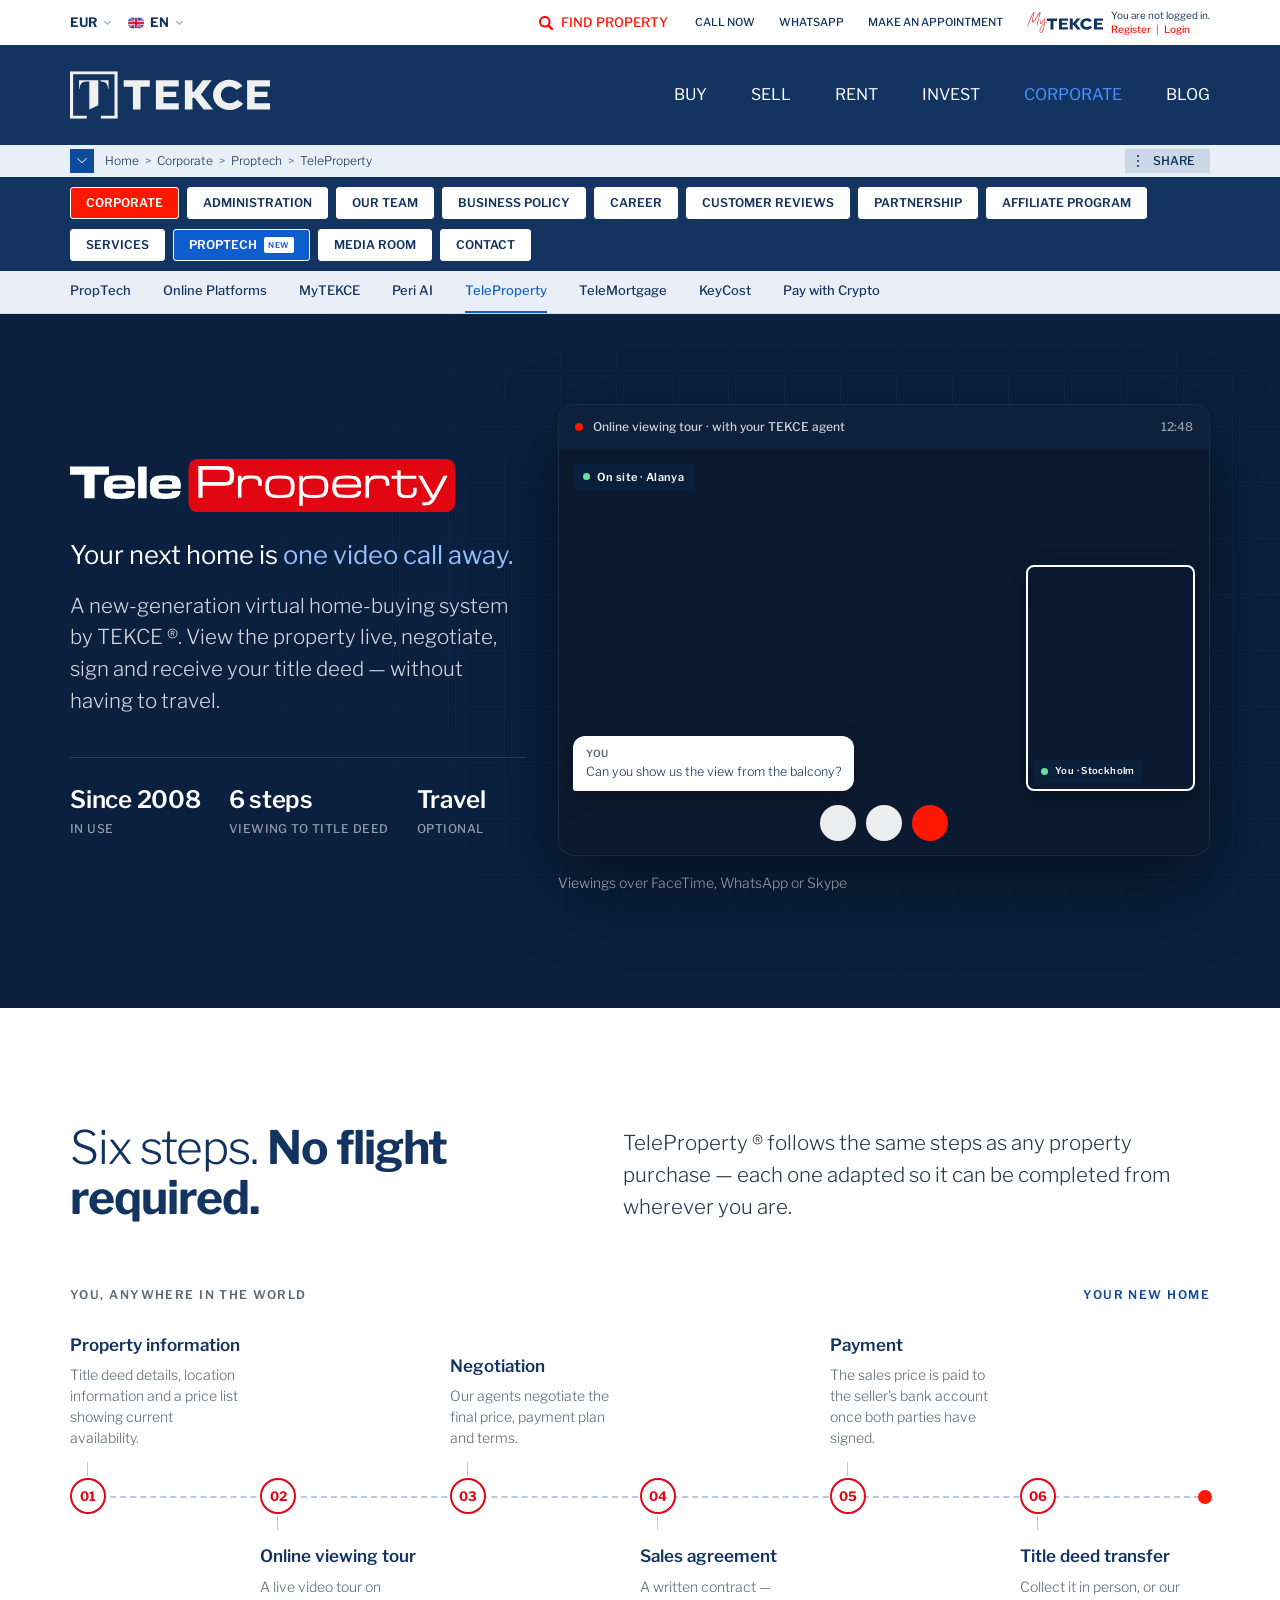
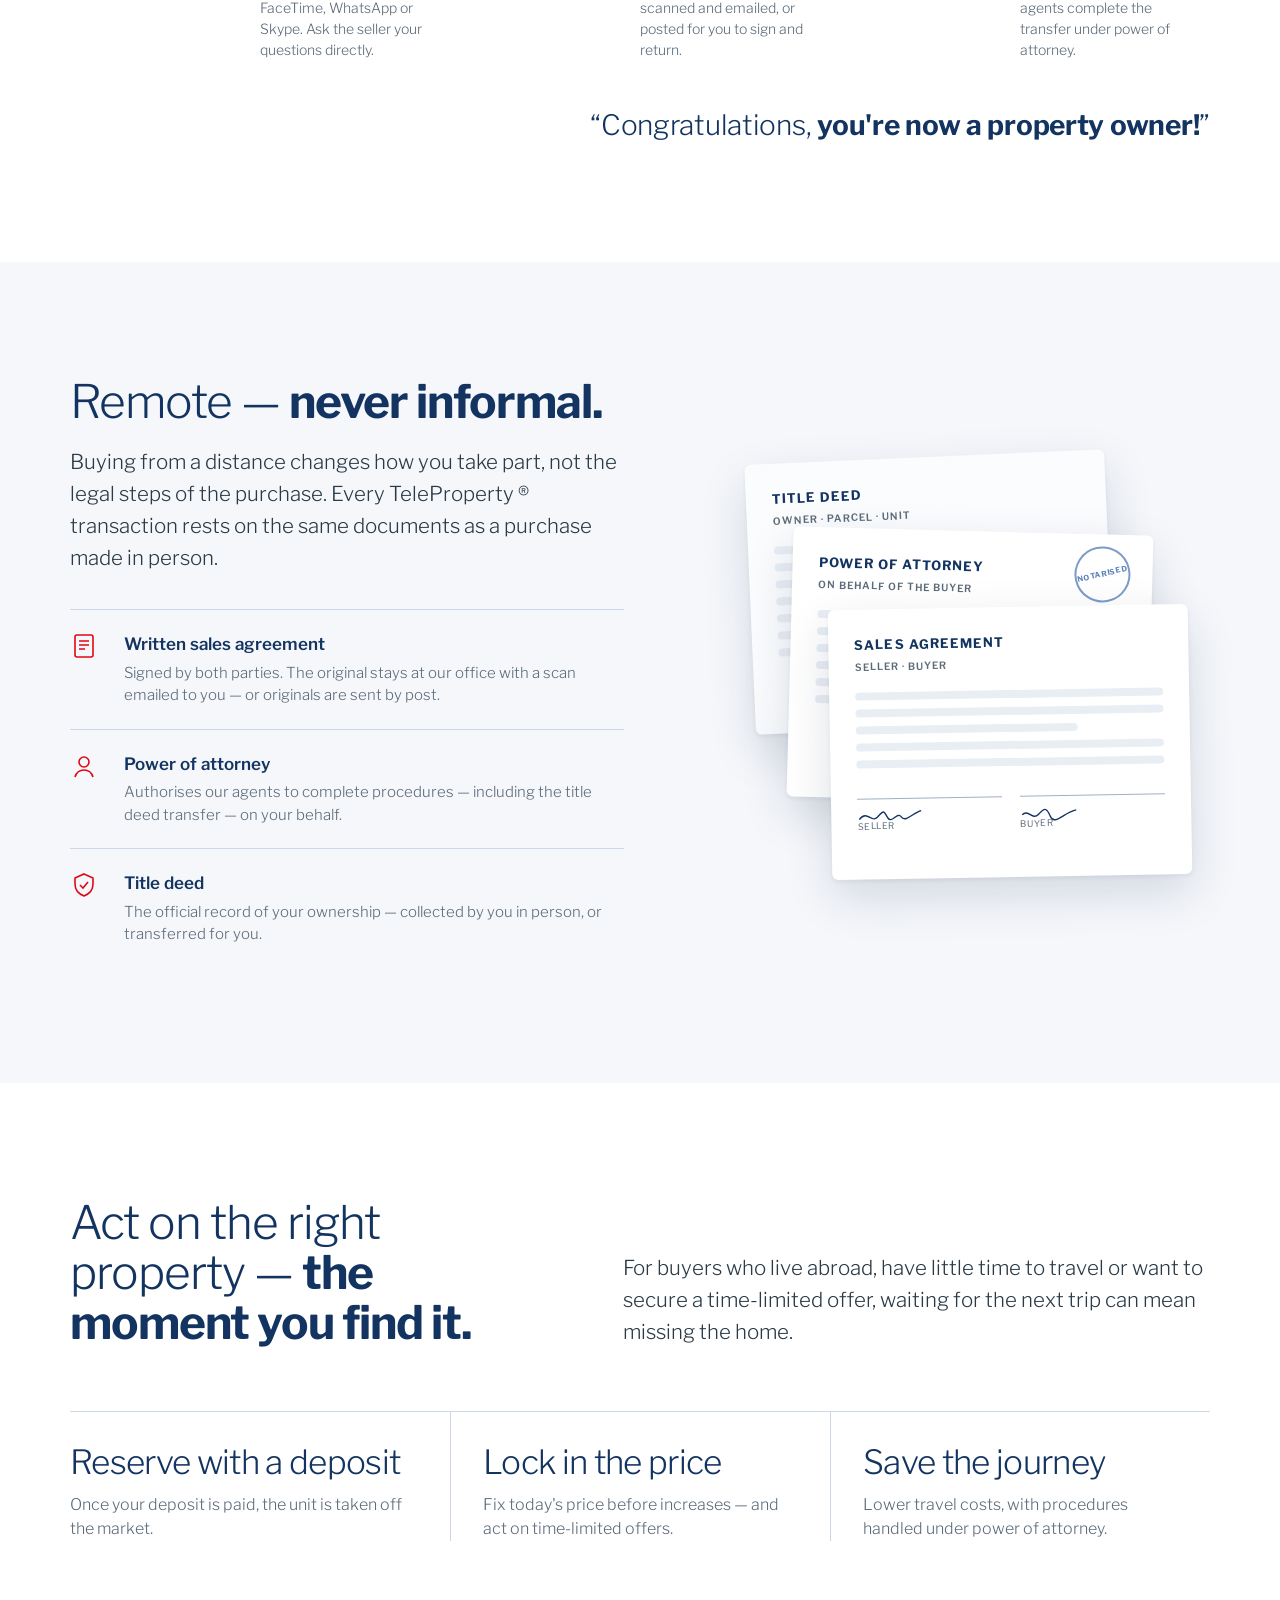
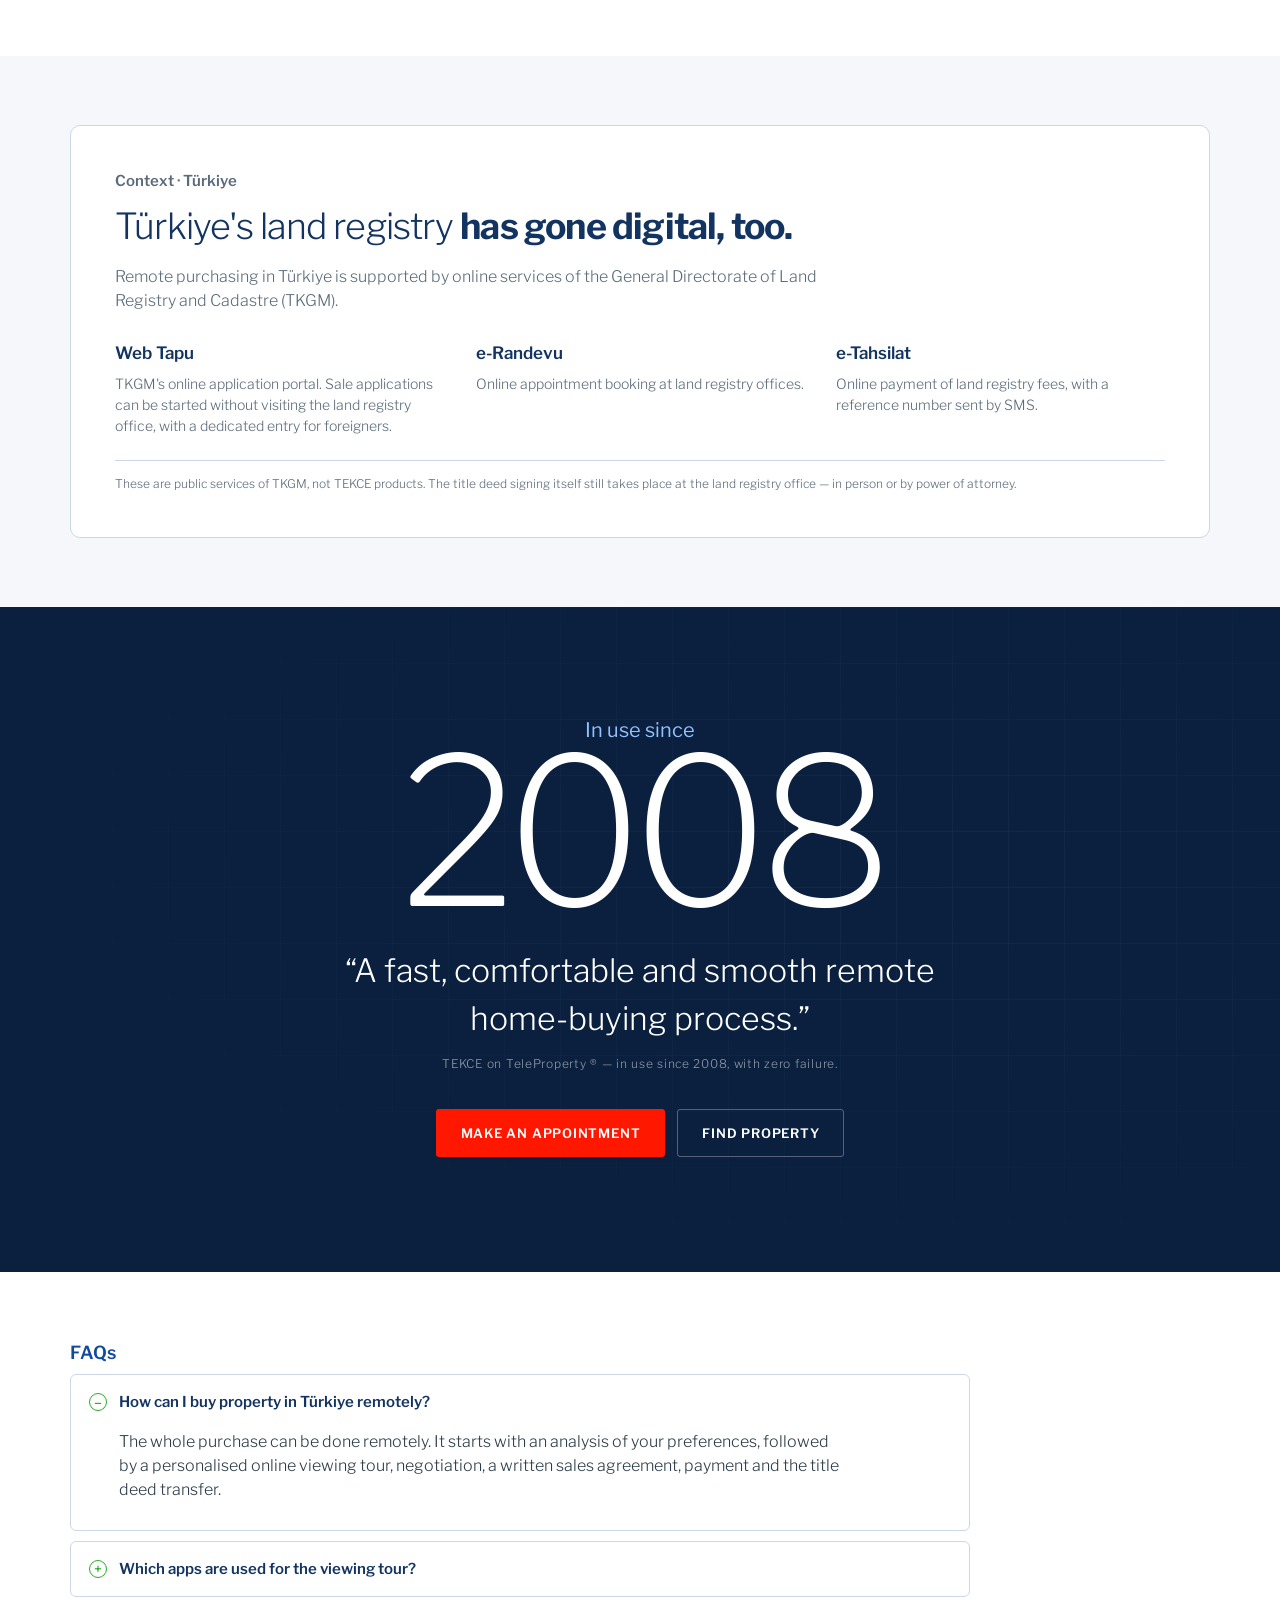
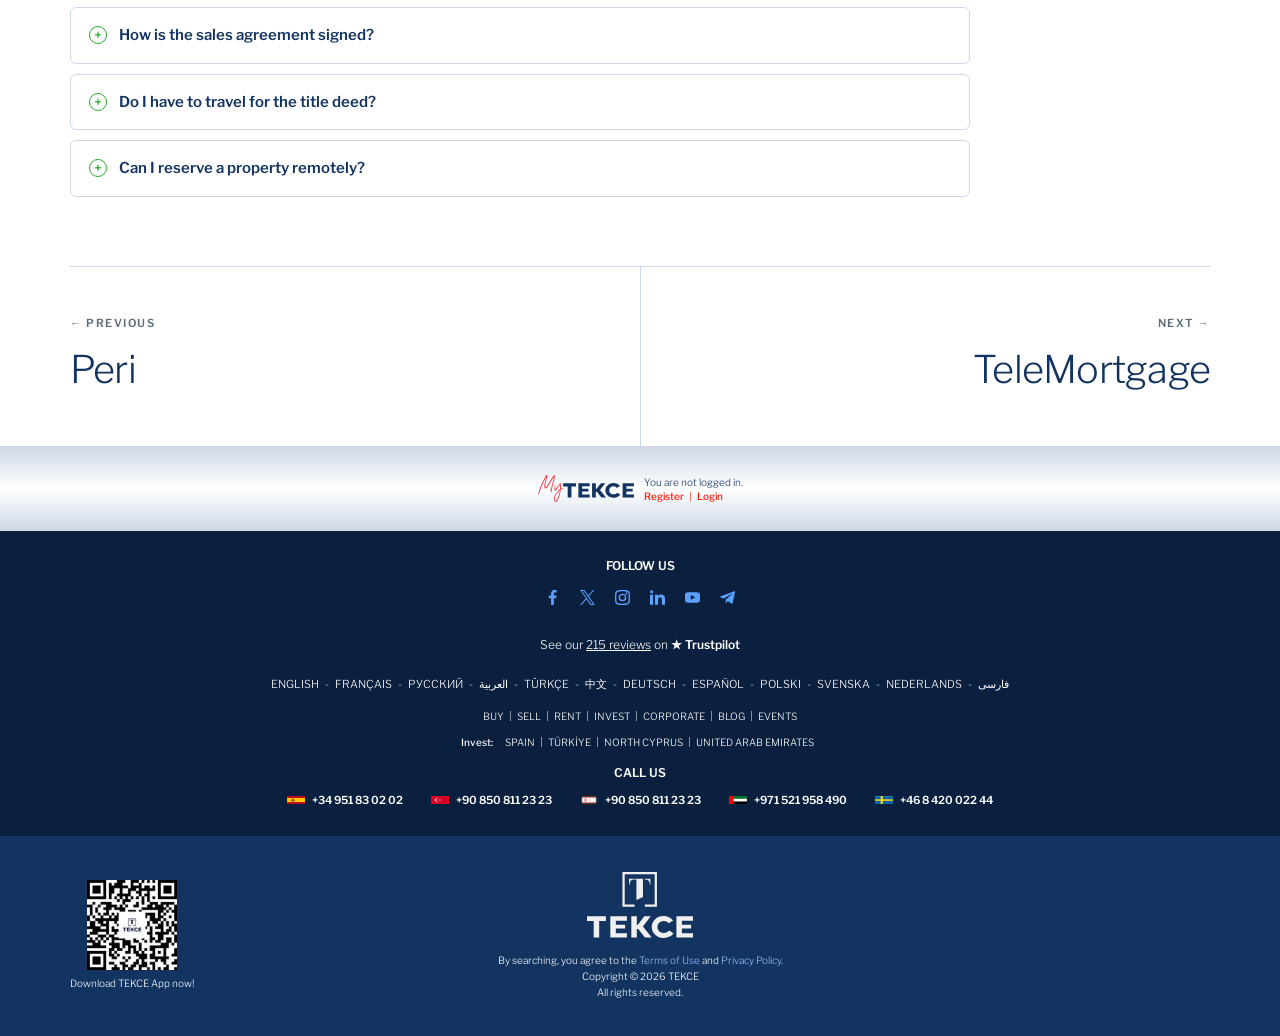
<file: corporate/proptech/teleproperty/index.html>
<!doctype html>
<html lang="en">
<head>
<meta charset="utf-8">
<meta name="viewport" content="width=device-width, initial-scale=1">
<title>TeleProperty ® | Proptech | TEKCE ®</title>
<meta name="description" content="TeleProperty ® by TEKCE: a new-generation virtual home-buying system. View, negotiate, sign and receive your title deed without travelling — in use since 2008.">
<link rel="preconnect" href="https://fonts.googleapis.com">
<link rel="preconnect" href="https://fonts.gstatic.com" crossorigin>
<link href="https://fonts.googleapis.com/css2?family=Libre+Franklin:ital,wght@0,200;0,300;0,400;0,500;0,600;0,700;0,800;1,300&display=swap" rel="stylesheet">
<link rel="stylesheet" href="../../../assets/css/tekce-shell.css?v=50">
<link rel="stylesheet" href="../../../assets/css/proptech.css?v=50">
<link rel="stylesheet" href="../../../assets/css/pages/teleproperty.css?v=50">
</head>
<body class="p-teleproperty">
<a class="skip-link" href="#main">Skip to content</a>

<!-- ============ CORPORATE SHELL (recreation of tekce.com/corporate) ============ -->
<header class="tk-header">
  <div class="container tk-header__in">
    <div class="tk-header__left">
      <div class="tk-header__opts"><button class="tk-dd" type="button">EUR</button><button class="tk-dd" type="button"><img src="../../../assets/img/flag-en.png" alt="" width="16" height="16">EN</button></div>
      <a class="tk-header__logo" href="#"><img src="../../../assets/img/tekce-logo.svg" alt="TEKCE" width="200" height="48"></a>
    </div>
    <div class="tk-header__right">
      <div class="tk-header__top">
        <a class="tk-find" href="#"><img src="../../../assets/img/search-red.svg" alt="" width="14" height="14">Find property</a>
        <a href="#">Call now</a><a href="#">WhatsApp</a><a href="#">Make an appointment</a>
        <a class="tk-my" href="../../mytekce/index.html"><img src="../../../assets/img/mytekce-logo-blue.svg" alt="MyTEKCE" width="76" height="22"><span>You are not logged in.<br><b>Register</b><i>|</i><b>Login</b></span></a>
      </div>
      <nav class="tk-nav" aria-label="Main"><a href="#">BUY</a><a href="#">SELL</a><a href="#">RENT</a><a href="#">INVEST</a><a href="#" aria-current="page">CORPORATE</a><a href="#">BLOG</a></nav>
      <button class="tk-burger" type="button" aria-label="Menu" aria-expanded="false"><span></span></button>
    </div>
  </div>
  <nav class="tk-mnav" aria-label="Main (mobile)"><a href="#">BUY</a><a href="#">SELL</a><a href="#">RENT</a><a href="#">INVEST</a></nav>
</header>
<nav class="tk-road" aria-label="Breadcrumb">
  <div class="container">
    <span class="tk-road__more" aria-hidden="true"></span>
    <ol><li><a href="#">Home</a></li><li><a href="#">Corporate</a></li><li><a href="../index.html">Proptech</a></li><li aria-current="page">TeleProperty</li></ol>
    <button class="tk-road__share" type="button">SHARE</button>
  </div>
</nav>
<nav class="tk-sub" aria-label="Corporate">
  <div class="container">
    <ul>
      <li class="is-top"><a href="#">CORPORATE</a></li><li><a href="#">ADMINISTRATION</a></li><li><a href="#">OUR TEAM</a></li><li><a href="#">BUSINESS POLICY</a></li><li><a href="#">CAREER</a></li><li><a href="#">CUSTOMER REVIEWS</a></li><li><a href="#">PARTNERSHIP</a></li><li><a href="#">AFFILIATE PROGRAM</a></li><li><a href="#">SERVICES</a></li><li class="is-active"><a class="is-new" href="../index.html" aria-current="page">PROPTECH</a></li><li><a href="#">MEDIA ROOM</a></li><li><a href="#">CONTACT</a></li>
    </ul>
  </div>
</nav>
<!-- ============ /CORPORATE SHELL ============ -->

<nav class="pt-subnav" aria-label="Proptech">
  <div class="container">
    <ul>
      <li class="pn-index"><a href="../index.html" data-label="PropTech">PropTech</a></li>
      <li class="pn-platform"><a href="../platform/index.html" data-label="Online Platforms">Online Platforms</a></li>
      <li class="pn-mytekce"><a href="../mytekce/index.html" data-label="MyTEKCE">MyTEKCE</a></li>
      <li class="pn-peri"><a href="../peri/index.html" data-label="Peri AI">Peri AI</a></li>
      <li class="pn-teleproperty"><a href="index.html" aria-current="page" data-label="TeleProperty">TeleProperty</a></li>
      <li class="pn-telemortgage"><a href="../telemortgage/index.html" data-label="TeleMortgage">TeleMortgage</a></li>
      <li class="pn-keycost"><a href="../keycost/index.html" data-label="KeyCost">KeyCost</a></li>
      <li class="pn-crypto"><a href="../crypto/index.html" data-label="Pay with Crypto">Pay with Crypto</a></li>
    </ul>
  </div>
</nav>

<main id="main">

  <!-- 1. Hero: distance collapsed -->
  <section class="stage p-hero tp-hero" aria-labelledby="tp-title">
    <div class="container split">
      <div class="s-5">
        <h1 class="p-hero__mark p-hero__logo" id="tp-title"><img src="../../../assets/img/teleproperty-white.svg" alt="TeleProperty ®" width="400" height="56"></h1>
        <p class="p-hero__tag">Your next home is <em style="color:var(--blue-soft)">one video call away.</em></p>
        <p class="lead">A new-generation virtual home-buying system by TEKCE ®. View the property live, negotiate, sign and receive your title deed — without having to travel.</p>
        <div class="p-hero__facts">
          <div><b>Since 2008</b>in use</div>
          <div><b>6 steps</b>viewing to title deed</div>
          <div><b>Travel</b>optional</div>
        </div>
      </div>
      <div class="s-7 reveal">
        <div class="tp-call" aria-hidden="true">
          <div class="tp-call__bar"><span class="rec"></span>Online viewing tour · with your TEKCE agent<time>12:48</time></div>
          <div class="tp-call__view">
            <span class="tp-tag tp-tag--prop">On site · Alanya</span>
            <div class="tp-call__ask"><small>YOU</small>Can you show us the view from the balcony?</div>
            <div class="tp-call__pip"><span class="tp-tag">You · Stockholm</span></div>
            <div class="tp-call__ctrls"><i></i><i></i><i></i></div>
          </div>
        </div>
        <p class="tp-apps">Viewings over FaceTime, WhatsApp or Skype</p>
      </div>
    </div>
  </section>

  <!-- 2. The route -->
  <section class="section" aria-labelledby="route-title">
    <div class="container">
      <div class="head">
        <div>
          <h2 class="h2" id="route-title">Six steps. <b>No flight required.</b></h2>
        </div>
        <p class="lead">TeleProperty ® follows the same steps as any property purchase — each one adapted so it can be completed from wherever you are.</p>
      </div>
      <div class="tp-ends" aria-hidden="true"><span>You, anywhere in the world</span><span>Your new home</span></div>
      <ol class="tp-route reveal">
        <li><span class="tp-stop__dot" aria-hidden="true">01</span><div class="tp-stop__body"><h3>Property information</h3><p>Title deed details, location information and a price list showing current availability.</p></div></li>
        <li><span class="tp-stop__dot" aria-hidden="true">02</span><div class="tp-stop__body"><h3>Online viewing tour</h3><p>A live video tour on FaceTime, WhatsApp or Skype. Ask the seller your questions directly.</p></div></li>
        <li><span class="tp-stop__dot" aria-hidden="true">03</span><div class="tp-stop__body"><h3>Negotiation</h3><p>Our agents negotiate the final price, payment plan and terms.</p></div></li>
        <li><span class="tp-stop__dot" aria-hidden="true">04</span><div class="tp-stop__body"><h3>Sales agreement</h3><p>A written contract — scanned and emailed, or posted for you to sign and return.</p></div></li>
        <li><span class="tp-stop__dot" aria-hidden="true">05</span><div class="tp-stop__body"><h3>Payment</h3><p>The sales price is paid to the seller's bank account once both parties have signed.</p></div></li>
        <li><span class="tp-stop__dot" aria-hidden="true">06</span><div class="tp-stop__body"><h3>Title deed transfer</h3><p>Collect it in person, or our agents complete the transfer under power of attorney.</p></div></li>
      </ol>
      <p class="tp-owner">“Congratulations, <b>you're now a property owner!</b>”</p>
    </div>
  </section>

  <!-- 3. Legal & secure -->
  <section class="section section--pale" aria-labelledby="legal-title">
    <div class="container split">
      <div class="s-6">
        <h2 class="h2" id="legal-title">Remote — <b>never informal.</b></h2>
        <p class="lead">Buying from a distance changes how you take part, not the legal steps of the purchase. Every TeleProperty ® transaction rests on the same documents as a purchase made in person.</p>
        <div class="tp-legal">
          <div>
            <svg width="28" height="28" viewBox="0 0 28 28" fill="none" stroke="currentColor" stroke-width="1.6" aria-hidden="true"><rect x="5" y="3" width="18" height="22" rx="2"/><path d="M9 9h10M9 13h10M9 17h6"/></svg>
            <div><h3>Written sales agreement</h3><p>Signed by both parties. The original stays at our office with a scan emailed to you — or originals are sent by post.</p></div>
          </div>
          <div>
            <svg width="28" height="28" viewBox="0 0 28 28" fill="none" stroke="currentColor" stroke-width="1.6" aria-hidden="true"><circle cx="14" cy="10" r="5"/><path d="M5 25c1.5-5 5-7 9-7s7.5 2 9 7"/></svg>
            <div><h3>Power of attorney</h3><p>Authorises our agents to complete procedures — including the title deed transfer — on your behalf.</p></div>
          </div>
          <div>
            <svg width="28" height="28" viewBox="0 0 28 28" fill="none" stroke="currentColor" stroke-width="1.6" aria-hidden="true"><path d="M14 3l9 4v6c0 6-4 10-9 12-5-2-9-6-9-12V7z"/><path d="M10 14l3 3 5-6"/></svg>
            <div><h3>Title deed</h3><p>The official record of your ownership — collected by you in person, or transferred for you.</p></div>
          </div>
        </div>
      </div>
      <div class="s-6">
        <div class="tp-docs reveal" aria-hidden="true">
          <div class="tp-doc tp-doc--1">
            <h4>Title deed</h4><span class="ui-label">Owner · Parcel · Unit</span>
            <div class="ui-line"></div><div class="ui-line"></div><div class="ui-line"></div><div class="ui-line"></div><div class="ui-line"></div><div class="ui-line"></div><div class="ui-line"></div>
          </div>
          <div class="tp-doc tp-doc--2">
            <h4>Power of attorney</h4><span class="ui-label">On behalf of the buyer</span>
            <div class="ui-line"></div><div class="ui-line"></div><div class="ui-line"></div><div class="ui-line"></div><div class="ui-line"></div><div class="ui-line"></div>
            <span class="tp-stamp">NOTARISED</span>
          </div>
          <div class="tp-doc tp-doc--3">
            <h4>Sales agreement</h4><span class="ui-label">Seller · Buyer</span>
            <div class="ui-line"></div><div class="ui-line"></div><div class="ui-line"></div><div class="ui-line"></div><div class="ui-line"></div>
            <div class="tp-sign"><div><svg width="70" height="20" viewBox="0 0 70 20" fill="none" stroke="#133461" stroke-width="1.4"><path d="M2 14c8-10 12 4 18-2s6-8 10 0 10-6 14 0 12-4 20-6"/></svg>Seller</div><div><svg width="60" height="20" viewBox="0 0 60 20" fill="none" stroke="#133461" stroke-width="1.4"><path d="M2 12c6-6 10 6 16 0s8-8 12 2 14-4 26-6"/></svg>Buyer</div></div>
          </div>
        </div>
      </div>
    </div>
  </section>

  <!-- 4. Benefits -->
  <section class="section" aria-labelledby="benefit-title">
    <div class="container">
      <div class="head">
        <div>
          <h2 class="h2" id="benefit-title">Act on the right property — <b>the moment you find it.</b></h2>
        </div>
        <p class="lead">For buyers who live abroad, have little time to travel or want to secure a time-limited offer, waiting for the next trip can mean missing the home.</p>
      </div>
      <div class="tp-benefits reveal">
        <div><b>Reserve with a deposit</b><p>Once your deposit is paid, the unit is taken off the market.</p></div>
        <div><b>Lock in the price</b><p>Fix today's price before increases — and act on time-limited offers.</p></div>
        <div><b>Save the journey</b><p>Lower travel costs, with procedures handled under power of attorney.</p></div>
      </div>
    </div>
  </section>

  <!-- 5. TKGM context -->
  <section class="section section--pale section--tight" aria-labelledby="tkgm-title">
    <div class="container">
      <div class="tp-context reveal">
        <span class="tp-context__label">Context · Türkiye</span>
        <h2 class="h2" id="tkgm-title" style="font-size:clamp(26px,2.8vw,36px)">Türkiye's land registry <b>has gone digital, too.</b></h2>
        <p class="muted" style="max-width:720px;margin:0">Remote purchasing in Türkiye is supported by online services of the General Directorate of Land Registry and Cadastre (TKGM).</p>
        <div class="tp-context__grid">
          <div><h3>Web Tapu</h3><p>TKGM's online application portal. Sale applications can be started without visiting the land registry office, with a dedicated entry for foreigners.</p></div>
          <div><h3>e-Randevu</h3><p>Online appointment booking at land registry offices.</p></div>
          <div><h3>e-Tahsilat</h3><p>Online payment of land registry fees, with a reference number sent by SMS.</p></div>
        </div>
        <p class="tp-context__attr">These are public services of TKGM, not TEKCE products. The title deed signing itself still takes place at the land registry office — in person or by power of attorney.</p>
      </div>
    </div>
  </section>

  <!-- 6. Proof band -->
  <section class="section stage" aria-labelledby="proof-title">
    <div class="container tp-proof reveal">
      <h2 class="tp-proof__year" id="proof-title"><small>In use since</small>2008</h2>
      <p class="tp-proof__quote">“A fast, comfortable and smooth remote home-buying process.”</p>
      <p class="tp-proof__by">TEKCE on TeleProperty ® — in use since 2008, with zero failure.</p>
      <div class="btn-row" style="justify-content:center"><a class="btn btn--red" href="#">Make an appointment</a><a class="btn btn--ghost" href="https://tekce.com/property" target="_blank" rel="noopener">Find property</a></div>
    </div>
  </section>

  <!-- 7. FAQ -->
  <section class="section section--tight" aria-labelledby="faq-title">
    <div class="container">
      <h2 class="h3" id="faq-title" style="color:var(--blue);font-size:18px">FAQs</h2>
      <div class="faq">
        <details open><summary>How can I buy property in Türkiye remotely?</summary><div><p>The whole purchase can be done remotely. It starts with an analysis of your preferences, followed by a personalised online viewing tour, negotiation, a written sales agreement, payment and the title deed transfer.</p></div></details>
        <details><summary>Which apps are used for the viewing tour?</summary><div><p>Viewings take place over FaceTime, WhatsApp or Skype — whichever you prefer. You can ask the seller questions directly during the tour.</p></div></details>
        <details><summary>How is the sales agreement signed?</summary><div><p>Either the original stays at our office and a scanned copy is emailed to you, or the originals are posted to you; you sign and send back the seller's copy.</p></div></details>
        <details><summary>Do I have to travel for the title deed?</summary><div><p>No. You can collect the title deed in person, or our agents can complete the transfer on your behalf under power of attorney.</p></div></details>
        <details><summary>Can I reserve a property remotely?</summary><div><p>Yes. Once a deposit is paid, the unit is taken off the market — useful for time-limited offers and fixing the price before increases.</p></div></details>
      </div>
    </div>
  </section>

  <div class="container"><nav class="next-product" aria-label="More Proptech">
    <a href="../peri/index.html"><small>← Previous</small><span>Peri</span></a>
    <a href="../telemortgage/index.html"><small>Next →</small><span>TeleMortgage</span></a>
  </nav></div>

</main>

<!-- ============ FOOTER (recreation of tekce.com) ============ -->
<footer class="tk-foot">
  <div class="tk-foot__my"><a href="#"><img src="../../../assets/img/mytekce-logo-blue.svg" alt="MyTEKCE" width="96" height="28"></a><span>You are not logged in.<br><b>Register</b><i>|</i><b>Login</b></span></div>
  <div class="tk-foot__links">
    <div class="container">
      <p class="tk-foot__h">FOLLOW US</p>
      <div class="tk-foot__social"><a href="#" aria-label="Facebook"><svg viewBox="0 0 24 24"><use href="../../../assets/img/sprite.svg#facebook-icon"></use></svg></a><a href="#" aria-label="X"><svg viewBox="0 0 24 24"><use href="../../../assets/img/sprite.svg#twitter-icon"></use></svg></a><a href="#" aria-label="Instagram"><svg viewBox="0 0 24 24"><use href="../../../assets/img/sprite.svg#instagram-icon"></use></svg></a><a href="#" aria-label="LinkedIn"><svg viewBox="0 0 24 24"><use href="../../../assets/img/sprite.svg#linkedin-icon"></use></svg></a><a href="#" aria-label="YouTube"><svg viewBox="0 0 24 24"><use href="../../../assets/img/sprite.svg#youtube-icon"></use></svg></a><a href="#" aria-label="Telegram"><svg viewBox="0 0 24 24"><use href="../../../assets/img/sprite.svg#telegram-icon"></use></svg></a></div>
      <p class="tk-foot__tp">See our <u>215 reviews</u> on <b>★ Trustpilot</b></p>
      <p class="tk-foot__langs"><a href="#">ENGLISH</a> <span>-</span> <a href="#">FRANÇAIS</a> <span>-</span> <a href="#">РУССКИЙ</a> <span>-</span> <a href="#">العربية</a> <span>-</span> <a href="#">TÜRKÇE</a> <span>-</span> <a href="#">中文</a> <span>-</span> <a href="#">DEUTSCH</a> <span>-</span> <a href="#">ESPAÑOL</a> <span>-</span> <a href="#">POLSKI</a> <span>-</span> <a href="#">SVENSKA</a> <span>-</span> <a href="#">NEDERLANDS</a> <span>-</span> <a href="#">فارسی</a></p>
      <p class="tk-foot__row"><a href="#">BUY</a><a href="#">SELL</a><a href="#">RENT</a><a href="#">INVEST</a><a href="#">CORPORATE</a><a href="#">BLOG</a><a href="#">EVENTS</a></p>
      <p class="tk-foot__row"><em>Invest:</em><a href="#">SPAIN</a><a href="#">TÜRKİYE</a><a href="#">NORTH CYPRUS</a><a href="#">UNITED ARAB EMIRATES</a></p>
      <p class="tk-foot__h">CALL US</p>
      <p class="tk-foot__phones"><span><img src="../../../assets/img/flag-es.png" alt="" width="18" height="12">+34 951 83 02 02</span><span><img src="../../../assets/img/flag-tr.png" alt="" width="18" height="12">+90 850 811 23 23</span><span><img src="../../../assets/img/flag-kktc.png" alt="" width="18" height="12">+90 850 811 23 23</span><span><img src="../../../assets/img/flag-ae.png" alt="" width="18" height="12">+971 521 958 490</span><span><img src="../../../assets/img/flag-se.png" alt="" width="18" height="12">+46 8 420 022 44</span></p>
    </div>
  </div>
  <div class="tk-foot__info">
    <div class="container">
      <div class="tk-foot__app"><img src="../../../assets/img/tekce-app-qr.png" alt="QR code to install the TEKCE App" width="90" height="90"><span>Download TEKCE App now!</span></div>
      <div class="tk-foot__brand"><img src="../../../assets/img/tekce-footer-logo.svg" alt="TEKCE" width="106" height="65"><p>By searching, you agree to the <a href="#">Terms of Use</a> and <a href="#">Privacy Policy.</a></p><p>Copyright © 2026 TEKCE</p><p>All rights reserved.</p></div>
      <div></div>
    </div>
  </div>
</footer>
<script src="../../../assets/js/proptech.js?v=50"></script>
</body>
</html>
</file>
<file: assets/css/tekce-shell.css>
/* ==========================================================================
   TEKCE — Corporate shell
   A faithful re-creation of the existing tekce.com/corporate chrome
   (utility bar, masthead, breadcrumb, banner, corporate tab band, footer).
   In production these components already exist; this file exists only so
   the prototype renders stand-alone.
   ========================================================================== */

:root {
  --navy: #133461;
  --navy-900: #0c284d;
  --navy-950: #0a203e;
  --blue: #0f4b9d;
  --blue-bright: #4694ff;
  --blue-soft: #93c1ff;
  --red: #ff1700;
  --pale: #eaeff7;
  --pale-2: #f5f7fb;
  --line: #ccd8e7;
  --ink: #2a3a46;
  --ink-2: #5b6b7a;
  --heading: #464646;
  --white: #fff;
  --container: 1140px;
  --gutter: 15px;
  --font: "Libre Franklin", Arial, sans-serif;
}

*, *::before, *::after { box-sizing: border-box; }
html { -webkit-text-size-adjust: 100%; scroll-behavior: smooth; }
@media (prefers-reduced-motion: reduce) { html { scroll-behavior: auto; } }
body {
  margin: 0;
  font-family: var(--font);
  font-size: 16px;
  font-weight: 300;
  line-height: 1.5;
  color: var(--ink);
  background: var(--white);
}
img, svg { display: block; max-width: 100%; }
a { color: inherit; }
button { font: inherit; }
.container { max-width: calc(var(--container) + var(--gutter) * 2); margin: 0 auto; padding: 0 var(--gutter); }
.visually-hidden { position: absolute !important; width: 1px; height: 1px; overflow: hidden; clip: rect(0 0 0 0); white-space: nowrap; }
.skip-link { position: absolute; left: 12px; top: -60px; z-index: 100; background: var(--navy); color: #fff; padding: 10px 14px; font-weight: 600; font-size: 14px; }
.skip-link:focus { top: 12px; }
:focus-visible { outline: 2px solid var(--blue-bright); outline-offset: 3px; }

/* ---------- Header (white option band 45px + navy band 100px, as on tekce.com) ---------- */
.tk-header { background: linear-gradient(#fff 45px, var(--navy) 0); position: relative; z-index: 30; }
.tk-header__in { display: flex; height: 145px; }
.tk-header__left { width: 300px; flex: none; display: grid; grid-template-rows: 45px 100px; }
.tk-header__opts { display: flex; align-items: center; gap: 18px; }
.tk-dd { display: inline-flex; align-items: center; gap: 6px; background: none; border: 0; padding: 0; font-size: 13px; font-weight: 700; color: var(--navy); cursor: pointer; }
.tk-dd img { width: 16px; height: 16px; border-radius: 50%; object-fit: cover; }
.tk-dd::after { content: ""; width: 5px; height: 5px; border: solid #8fa3c0; border-width: 0 1.5px 1.5px 0; transform: rotate(45deg); margin: -3px 0 0 2px; }
.tk-header__logo { display: flex; align-items: center; }
.tk-header__logo img { width: 200px; height: 48px; }
.tk-header__right { flex: 1; display: grid; grid-template-rows: 45px 100px; min-width: 0; }
.tk-header__top { display: flex; align-items: center; justify-content: flex-end; }
.tk-header__top > a { display: flex; align-items: center; height: 45px; padding: 0 12px; font-size: 11px; font-weight: 500; color: var(--navy); text-decoration: none; text-transform: uppercase; white-space: nowrap; }
.tk-header__top > a:hover { color: var(--blue); }
.tk-header__top > a.tk-find { gap: 8px; padding: 0 15px; font-size: 13px; color: var(--red); }
.tk-my { gap: 8px; padding-right: 0 !important; text-transform: none !important; }
.tk-my img { width: 76px; height: auto; }
.tk-my span { font-size: 10px; line-height: 1.35; font-weight: 400; color: var(--navy); }
.tk-my b { color: var(--red); font-weight: 500; }
.tk-my i { font-style: normal; color: var(--red); margin: 0 5px; }
.tk-nav { display: flex; align-items: center; justify-content: flex-end; gap: 44px; }
.tk-nav a { font-size: 16px; font-weight: 400; color: #fff; text-decoration: none; padding: 5px 0; }
.tk-nav a:hover { color: var(--blue-soft); }
.tk-nav a[aria-current="page"] { color: var(--blue-bright); }
.tk-burger, .tk-mnav { display: none; }

/* ---------- Breadcrumb (site-road) ---------- */
.tk-road { background: rgba(15,75,157,.09); }
.tk-road .container { display: flex; align-items: center; height: 32px; gap: 11px; }
.tk-road__more { width: 24px; height: 24px; flex: none; background: var(--blue) url("../img/down-arrow.svg") center/10px no-repeat; }
.tk-road ol { list-style: none; display: flex; align-items: center; margin: 0; padding: 0; font-size: 12px; color: var(--navy); min-width: 0; white-space: nowrap; overflow: hidden; }
.tk-road li + li::before { content: ">"; margin: 0 6px; opacity: .7; }
.tk-road a { color: var(--navy); text-decoration: none; }
.tk-road a:hover { text-decoration: underline; }
.tk-road__share { margin-left: auto; height: 24px; padding: 0 15px 0 28px; border: 0; background: #ccd8e7; color: #063152; font-size: 12px; font-weight: 500; position: relative; cursor: pointer; }
.tk-road__share::before { content: ""; position: absolute; left: 12px; top: 6px; width: 2px; height: 2px; border-radius: 50%; background: #063152; box-shadow: 0 5px 0 #063152, 0 10px 0 #063152; }

/* ---------- Banner ---------- */
.tk-banner { position: relative; height: 385px; overflow: hidden; background: var(--navy-950); }
.tk-banner img { width: 100%; height: 100%; object-fit: cover; }
.tk-banner__title { position: absolute; left: 0; right: 0; top: 90px; }
.tk-banner__title span { color: #fff; font-size: 29px; font-weight: 700; line-height: 1; }

/* ---------- Corporate sub menu ---------- */
.tk-sub { background: var(--navy); padding: 10px 0; }
.tk-sub ul { list-style: none; display: flex; flex-wrap: wrap; gap: 10px 8px; margin: 0; padding: 0; }
.tk-sub li { background: #fff; border: 1px solid #fff; border-radius: 3px; }
.tk-sub a { display: flex; align-items: center; height: 30px; padding: 0 15px; font-size: 12px; font-weight: 600; color: var(--navy); text-decoration: none; white-space: nowrap; }
.tk-sub li:hover { background: var(--pale); }
.tk-sub li.is-top { background: var(--red); }
.tk-sub li.is-top a { color: #fff; }
.tk-sub li.is-active { background: #0d5dce; }
.tk-sub li.is-active a { color: #fff; }
.tk-sub .is-new::after { content: "NEW"; font-size: 8px; letter-spacing: .08em; margin-left: 7px; padding: 2px 4px; border-radius: 2px; background: #fff; color: #0d5dce; }

/* ---------- Footer ---------- */
.tk-foot__my { display: flex; align-items: center; justify-content: center; gap: 10px; height: 85px; background: linear-gradient(#ccd6e6, #fff, #ccd6e6); }
.tk-foot__my img { width: 96px; height: auto; }
.tk-foot__my span { font-size: 10px; line-height: 1.4; color: var(--navy); }
.tk-foot__my b { color: var(--red); font-weight: 500; }
.tk-foot__my i { font-style: normal; color: var(--red); margin: 0 5px; }
.tk-foot__links { background: var(--navy-950); color: #fff; text-align: center; padding: 26px 0 28px; }
.tk-foot__links p { margin: 0; }
.tk-foot__h { font-size: 12px; font-weight: 600; margin-bottom: 10px !important; }
.tk-foot__social { display: flex; justify-content: center; gap: 10px; margin-bottom: 26px; }
.tk-foot__social a { width: 25px; height: 25px; display: grid; place-items: center; }
.tk-foot__social svg { width: 15px; height: 15px; fill: #5ca1ff; }
.tk-foot__tp { font-size: 12px; margin-bottom: 22px !important; }
.tk-foot__tp b { font-weight: 600; } .tk-foot__tp b::first-letter { color: #00b67a; }
.tk-foot__langs { font-size: 11px; font-weight: 300; margin-bottom: 18px !important; }
.tk-foot__langs a { color: #fff; text-decoration: none; }
.tk-foot__langs span { margin: 0 4px; opacity: .8; }
.tk-foot__row { display: flex; flex-wrap: wrap; justify-content: center; align-items: center; margin-bottom: 14px !important; font-size: 10px; }
.tk-foot__row a { color: #fff; text-decoration: none; padding: 0 6px; border-left: 1px solid rgba(255,255,255,.5); line-height: 1; }
.tk-foot__row a:first-of-type { border-left: 0; }
.tk-foot__row em { font-style: normal; font-weight: 500; margin-right: 6px; }
.tk-foot__phones { display: flex; flex-wrap: wrap; justify-content: center; gap: 8px 28px; font-size: 11px; font-weight: 600; }
.tk-foot__phones span { display: inline-flex; align-items: center; gap: 7px; }
.tk-foot__info { background: var(--navy); color: #fff; padding: 36px 0; }
.tk-foot__info .container { display: grid; grid-template-columns: 1fr auto 1fr; align-items: center; gap: 20px; }
.tk-foot__app { display: grid; justify-items: center; justify-self: start; gap: 6px; font-size: 10px; }
.tk-foot__app img { width: 90px; height: 90px; background: #fff; }
.tk-foot__brand { text-align: center; font-size: 10px; line-height: 1.6; }
.tk-foot__brand img { width: 106px; height: auto; margin: 0 auto 14px; }
.tk-foot__brand p { margin: 0; }
.tk-foot__brand a { color: var(--blue-soft); text-decoration: none; }

/* ---------- Responsive shell (tekce.com mobile: one navy bar + BUY/SELL/RENT/INVEST row) ---------- */
@media (max-width: 960px) {
  .tk-header { background: var(--navy); }
  .tk-header__in { height: 64px; align-items: center; }
  .tk-header__left { width: auto; display: flex; flex-direction: row-reverse; align-items: center; gap: 24px; flex: 1; justify-content: flex-end; }
  .tk-header__logo { margin-right: auto; }
  .tk-header__logo img { width: 134px; height: auto; }
  .tk-header__opts { order: -1; }
  .tk-dd { color: #fff; }
  .tk-dd::after { border-color: #fff; }
  .tk-header__right { flex: none; display: flex; align-items: center; margin-left: 18px; }
  .tk-header__top, .tk-nav { display: none; }
  .tk-burger { display: block; width: 30px; height: 30px; border: 0; background: none; color: #fff; padding: 0; cursor: pointer; }
  .tk-burger span, .tk-burger span::before, .tk-burger span::after { display: block; width: 26px; height: 3px; background: currentColor; border-radius: 2px; position: relative; }
  .tk-burger span::before, .tk-burger span::after { content: ""; position: absolute; left: 0; }
  .tk-burger span::before { top: -8px; } .tk-burger span::after { top: 8px; }
  .tk-header.is-open .tk-nav { display: flex; flex-direction: column; gap: 0; position: absolute; left: 0; right: 0; top: 104px; background: var(--navy-900); padding: 8px 0; }
  .tk-header.is-open .tk-nav a { padding: 12px 20px; }
  .tk-mnav { display: grid; grid-template-columns: repeat(4, 1fr); background: #0f2a52; }
  .tk-mnav a { text-align: center; padding: 11px 0; font-size: 14px; font-weight: 600; color: #fff; text-decoration: none; }
  .tk-mnav a:first-child { background: #2b4a7a; }
  .tk-banner { height: 250px; }
  .tk-banner__title { top: 50%; transform: translateY(-50%); }
  .tk-sub ul { flex-wrap: nowrap; overflow-x: auto; scrollbar-width: none; }
  .tk-sub ul::-webkit-scrollbar { display: none; }
  .tk-sub li { flex: none; }
}
@media (max-width: 600px) {
  .tk-header__opts { gap: 12px; }
  .tk-header__left { gap: 14px; }
  .tk-road__share { display: none; }
  .tk-banner { height: 180px; }
  .tk-banner__title span { font-size: 22px; }
  .tk-foot__info .container { grid-template-columns: 1fr; justify-items: center; }
  .tk-foot__app { justify-self: center; }
  .tk-foot__phones { gap: 8px 16px; }
}
</file>
<file: assets/css/proptech.css>
/* ==========================================================================
   TEKCE Proptech — design layer
   Built on the Corporate tokens (Libre Franklin, navy, red, pale blue,
   1140px grid). Adds editorial display type, dark "stage" sections and
   HTML/CSS interface mockups. Each product page sets --accent on <body>.
   ========================================================================== */

:root {
  --accent: var(--red);
  --accent-ink: #fff;
  --radius: 6px;
  --radius-lg: 14px;
  --shadow-1: 0 1px 2px rgba(10,32,62,.06), 0 4px 14px rgba(10,32,62,.06);
  --shadow-2: 0 2px 4px rgba(10,32,62,.06), 0 18px 48px rgba(10,32,62,.14);
  --ease: cubic-bezier(.2,.7,.2,1);
  --sec: clamp(72px, 9vw, 128px);
}
body.p-platform     { --accent: #4694ff; }
body.p-keycost      { --accent: #ff9600; --accent-ink: #0a203e; }
body.p-teleproperty { --accent: #e20613; }  /* TeleProperty brand red */
body.p-telemortgage { --accent: #006d50; }  /* TeleMortgage brand green */
body.p-mytekce      { --accent: #e53a43; --red: #e53a43; }  /* MyTEKCE brand red */
body.p-peri         { --accent: #6e7ff3; }
body.p-crypto       { --accent: #f7931a; --accent-dark: #b4610a; --accent-soft: #fff1df; }  /* Bitcoin orange */

/* ---------- Proptech sub-navigation ---------- */

/* ---------- Sections & type ---------- */
.section { padding: var(--sec) 0; position: relative; }
.section--tight { padding: calc(var(--sec) * .6) 0; }
.section--pale { background: var(--pale-2); }
.section--line { border-top: 1px solid var(--line); }
.stage { background: var(--navy-950); color: #fff; position: relative; overflow: hidden; }
.stage::before { /* blueprint grid — the only texture used in the system */
  content: ""; position: absolute; inset: 0; pointer-events: none;
  background-image:
    linear-gradient(rgba(147,193,255,.06) 1px, transparent 1px),
    linear-gradient(90deg, rgba(147,193,255,.06) 1px, transparent 1px);
  background-size: 56px 56px;
  mask-image: radial-gradient(ellipse at 70% 40%, #000 0%, transparent 75%);
  -webkit-mask-image: radial-gradient(ellipse at 70% 40%, #000 0%, transparent 75%);
}
.stage > * { position: relative; }

.eyebrow { display: inline-flex; align-items: center; gap: 10px; font-size: 12px; font-weight: 600; letter-spacing: .16em; text-transform: uppercase; color: var(--blue); margin: 0 0 22px; }
.eyebrow::before { content: ""; width: 22px; height: 2px; background: var(--red); }
.stage .eyebrow { color: var(--blue-soft); }

.display { font-size: clamp(40px, 5.6vw, 72px); line-height: 1.02; font-weight: 300; letter-spacing: -.028em; color: var(--navy); margin: 0; }
.display b, .display strong { font-weight: 700; }
.h2 { font-size: clamp(30px, 3.6vw, 46px); line-height: 1.08; font-weight: 300; letter-spacing: -.022em; color: var(--navy); margin: 0 0 20px; }
.h2 b { font-weight: 700; }
.h3 { font-size: 21px; line-height: 1.25; font-weight: 600; color: var(--navy); margin: 0 0 10px; letter-spacing: -.005em; }
.stage .display, .stage .h2, .stage .h3 { color: #fff; }
.lead { font-size: clamp(18px, 1.6vw, 21px); line-height: 1.55; font-weight: 300; color: var(--ink); margin: 0; max-width: 620px; }
.stage .lead { color: rgba(255,255,255,.82); }
.copy p { margin: 0 0 16px; max-width: 620px; }
.muted { color: var(--ink-2); }
.stage .muted { color: rgba(255,255,255,.6); }
.meta { font-size: 12px; color: var(--ink-2); letter-spacing: .02em; }
.hl { color: var(--accent); }

.split { display: grid; grid-template-columns: repeat(12, 1fr); gap: 32px; align-items: center; }
.split > .s-5 { grid-column: span 5; } .split > .s-6 { grid-column: span 6; } .split > .s-7 { grid-column: span 7; }
.split > .s-4 { grid-column: span 4; } .split > .s-8 { grid-column: span 8; }
.split > * { min-width: 0; }
.split--top { align-items: start; }
.head { display: grid; grid-template-columns: 5fr 6fr; gap: 32px 64px; align-items: end; margin-bottom: 64px; }
.head .h2 { margin: 0; }

/* ---------- Buttons & links ---------- */
.btn { display: inline-flex; align-items: center; gap: 10px; height: 48px; padding: 0 24px; border-radius: 3px; font-size: 13px; font-weight: 600; letter-spacing: .06em; text-transform: uppercase; text-decoration: none; border: 1px solid transparent; transition: background .2s, color .2s, border-color .2s; cursor: pointer; }
.btn--navy { background: var(--navy); color: #fff; }
.btn--navy:hover { background: var(--blue); }
.btn--red { background: var(--red); color: #fff; }
.btn--red:hover { background: #d81400; }
.btn--ghost { border-color: var(--line); color: var(--navy); background: #fff; }
.btn--ghost:hover { border-color: var(--navy); }
.stage .btn--ghost { background: transparent; color: #fff; border-color: rgba(255,255,255,.3); }
.stage .btn--ghost:hover { border-color: #fff; }
.btn-row { display: flex; flex-wrap: wrap; gap: 12px; margin-top: 36px; }
.arrow-link { display: inline-flex; align-items: center; gap: 10px; font-size: 13px; font-weight: 600; letter-spacing: .06em; text-transform: uppercase; color: var(--navy); text-decoration: none; }
.arrow-link::after { content: ""; width: 18px; height: 1.5px; background: currentColor; transition: width .25s var(--ease); box-shadow: none; }
.arrow-link:hover::after { width: 30px; }
.stage .arrow-link { color: #fff; }

.pt-subnav { position: sticky; top: 0; z-index: 20; background: rgba(255,255,255,.97); border-bottom: 1px solid var(--line); }
.pt-subnav ul { list-style: none; display: flex; justify-content: space-between; margin: 0; padding: 0; min-width: 0; overflow-x: auto; scrollbar-width: none; }
.pt-subnav ul::-webkit-scrollbar { display: none; }
.pt-subnav li { --pn: var(--red); }
.pt-subnav .pn-platform { --pn: #4694ff; } .pt-subnav .pn-mytekce { --pn: #e53a43; } .pt-subnav .pn-peri { --pn: #6e7ff3; }
.pt-subnav .pn-teleproperty { --pn: #e20613; } .pt-subnav .pn-telemortgage { --pn: #006d50; } .pt-subnav .pn-keycost { --pn: #ff9600; } .pt-subnav .pn-crypto { --pn: #f7931a; }
.pt-subnav li a { display: block; padding: 18px 2px 15px; font-size: 14px; font-weight: 500; color: var(--navy); text-decoration: none; border-bottom: 3px solid transparent; white-space: nowrap; transition: border-color .2s, color .2s; }
.pt-subnav li a:hover { border-bottom-color: var(--pn); }
.pt-subnav li a[aria-current="page"] { border-bottom-color: var(--pn); font-weight: 700; }
.phone__screen:has(.mm), .phone__screen:has(.mn) { background: #133461; }
@media (max-width: 960px) { .pt-subnav ul { justify-content: flex-start; gap: 26px; } }

/* ---------- Status (plain text, no badges) ---------- */
.status { font-size: 14px; font-weight: 600; white-space: nowrap; color: var(--navy); }
.status--live { color: #13814a; }
.status--rolling { color: #4b58c9; }
.status--aim { color: #b26300; }
.stage .status--live { color: #69e09f; }
.stage .status--rolling { color: #b8c1ff; }
.stage .status--aim { color: #ffc066; }

/* ---------- Stats ---------- */
.stats { display: grid; grid-template-columns: repeat(5, 1fr); border-top: 1px solid var(--line); }
.stats > div { padding: 28px 24px 0 0; }
.stats > div + div { padding-left: 24px; border-left: 1px solid var(--line); }
.stats dt { font-size: clamp(34px, 3.6vw, 48px); font-weight: 300; letter-spacing: -.03em; color: var(--navy); line-height: 1; }
.stats dd { margin: 10px 0 0; font-size: 12px; font-weight: 500; letter-spacing: .08em; text-transform: uppercase; color: var(--ink-2); }
.stage .stats { border-color: rgba(255,255,255,.14); }
.stage .stats > div + div { border-color: rgba(255,255,255,.14); }
.stage .stats dt { color: #fff; }
.stage .stats dd { color: rgba(255,255,255,.6); }

/* ---------- Numbered steps ---------- */
.steps { list-style: none; margin: 0; padding: 0; counter-reset: s; display: grid; gap: 0; }
.steps > li { counter-increment: s; display: grid; grid-template-columns: 72px 1fr; gap: 24px; padding: 28px 0; border-top: 1px solid var(--line); }
.steps > li::before { content: counter(s, decimal-leading-zero); font-size: 32px; font-weight: 300; color: var(--accent); letter-spacing: -.02em; line-height: 1; }
.steps h3 { margin: 0 0 6px; font-size: 19px; font-weight: 600; color: var(--navy); }
.steps p { margin: 0; max-width: 560px; }
.stage .steps > li { border-color: rgba(255,255,255,.14); }
.stage .steps h3 { color: #fff; }
.stage .steps p { color: rgba(255,255,255,.75); }

/* ---------- Feature list ---------- */
.ticks { list-style: none; margin: 0; padding: 0; display: grid; gap: 14px; }
.ticks li { position: relative; padding-left: 30px; }
.ticks li::before { content: ""; position: absolute; left: 0; top: 7px; width: 14px; height: 8px; border: solid var(--accent); border-width: 0 0 2px 2px; transform: rotate(-45deg); }

/* ---------- Generic UI mockup primitives ---------- */
.mock { background: #fff; border-radius: var(--radius-lg); box-shadow: var(--shadow-2); color: var(--ink); overflow: hidden; font-size: 13px; font-weight: 400; }
.mock__bar { display: flex; align-items: center; gap: 6px; height: 34px; padding: 0 14px; background: #f3f5f9; border-bottom: 1px solid #e3e8f0; }
.mock__bar i { width: 9px; height: 9px; border-radius: 50%; background: #d3dae5; }
.mock__bar span { margin-left: 12px; flex: 1; height: 20px; border-radius: 4px; background: #fff; border: 1px solid #e3e8f0; font-size: 10px; color: var(--ink-2); display: flex; align-items: center; padding: 0 8px; font-style: normal; white-space: nowrap; overflow: hidden; text-overflow: ellipsis; min-width: 0; }
.tag { display: inline-block; font-size: 10px; font-weight: 600; padding: 3px 8px; border-radius: 10px; background: var(--pale); color: var(--navy); }
.tag--g { background: #e5f6ec; color: #13814a; }
.tag--o { background: #fff3e0; color: #a85d00; }
.mock__body { padding: 20px; }
.phone { width: 280px; border-radius: 38px; background: var(--navy-950); padding: 10px; box-shadow: var(--shadow-2); }
.phone__screen { border-radius: 30px; background: #fff; overflow: hidden; height: 560px; position: relative; font-size: 12px; font-weight: 400; color: var(--ink); }
.phone__notch { position: absolute; top: 8px; left: 50%; transform: translateX(-50%); width: 84px; height: 22px; border-radius: 12px; background: var(--navy-950); z-index: 2; }
.ui-label { font-size: 10px; font-weight: 600; letter-spacing: .1em; text-transform: uppercase; color: var(--ink-2); }
.ui-pill { font-size: 14px; font-weight: 500; color: var(--ink-2); }
.ui-line { height: 8px; border-radius: 4px; background: #e9eef5; }
.ui-photo { background: #cfd9e6 center/cover no-repeat; border-radius: 8px; }
.illustrative { font-size: 11px; color: var(--ink-2); margin-top: 14px; display: flex; align-items: center; gap: 6px; }
.illustrative::before { content: "i"; display: grid; place-items: center; width: 14px; height: 14px; border-radius: 50%; border: 1px solid currentColor; font-size: 9px; font-weight: 700; font-style: normal; }
.stage .illustrative { color: rgba(255,255,255,.55); }

/* ---------- Chat bubbles ---------- */
.chat { display: grid; gap: 10px; }
.bubble { max-width: 82%; padding: 10px 14px; border-radius: 14px; font-size: 13px; line-height: 1.45; }
.bubble--in { background: #f0f2ff; color: var(--navy); border-bottom-left-radius: 4px; }
.bubble--out { background: var(--navy); color: #fff; justify-self: end; border-bottom-right-radius: 4px; }
.bubble small { display: block; font-size: 10px; opacity: .6; margin-top: 4px; }

/* ---------- FAQ (Corporate accordion style) ---------- */
.faq { display: grid; gap: 10px; max-width: 900px; }
.faq details { border: 1px solid var(--line); border-radius: 6px; background: #fff; }
.faq summary { list-style: none; cursor: pointer; display: flex; align-items: center; gap: 12px; padding: 16px 18px; font-size: 15px; font-weight: 600; color: var(--navy); }
.faq summary::-webkit-details-marker { display: none; }
.faq summary::before { content: "+"; flex: none; width: 18px; height: 18px; border-radius: 50%; border: 1.5px solid #29ac29; color: #29ac29; display: grid; place-items: center; font-size: 14px; line-height: 1; font-weight: 500; }
.faq details[open] summary::before { content: "–"; }
.faq details > div { padding: 0 18px 18px 48px; }
.faq details p { margin: 0 0 10px; max-width: 720px; }

/* ---------- Notes / sources ---------- */
.notes { font-size: 12px; line-height: 1.6; color: var(--ink-2); border-top: 1px solid var(--line); padding-top: 18px; margin-top: 48px; max-width: 900px; }
.notes p { margin: 0 0 6px; }
.stage .notes { border-color: rgba(255,255,255,.14); color: rgba(255,255,255,.55); }

/* ---------- Product hero (detail pages) ---------- */
.p-hero { padding: clamp(56px, 7vw, 96px) 0 clamp(64px, 8vw, 112px); }
.p-hero__mark { font-size: clamp(44px, 6.4vw, 84px); line-height: .98; font-weight: 300; letter-spacing: -.035em; color: var(--navy); margin: 0 0 26px; }
.p-hero__mark b { font-weight: 700; }
.p-hero__mark sup { font-size: .26em; font-weight: 400; vertical-align: top; position: relative; top: .5em; margin-left: 2px; letter-spacing: 0; }
.p-hero__tag { font-size: clamp(20px, 2vw, 26px); line-height: 1.3; font-weight: 400; color: var(--navy); margin: 0 0 18px; max-width: 520px; }
.p-hero__tag em { font-style: normal; color: var(--accent); }
body.p-keycost .p-hero__tag em { color: #c46f00; }
body.p-crypto .p-hero__tag em { color: var(--accent-dark); }
.stage .p-hero__mark, .stage .p-hero__tag { color: #fff; }
.p-hero__logo img { height: clamp(38px, 4.2vw, 56px); width: auto; }
.p-hero__logo--my img { height: clamp(56px, 6vw, 80px); }
.p-hero__facts { display: flex; flex-wrap: wrap; gap: 28px; margin-top: 40px; padding-top: 24px; border-top: 1px solid var(--line); }
.p-hero__facts div { font-size: 12px; color: var(--ink-2); letter-spacing: .04em; text-transform: uppercase; font-weight: 500; }
.p-hero__facts b { display: block; font-size: 24px; color: var(--navy); font-weight: 600; letter-spacing: -.01em; text-transform: none; margin-bottom: 2px; }
.stage .p-hero__facts { border-color: rgba(255,255,255,.14); }
.stage .p-hero__facts div { color: rgba(255,255,255,.55); }
.stage .p-hero__facts b { color: #fff; }

/* ---------- Next product (end-of-page navigation) ---------- */
.next-product { display: grid; grid-template-columns: 1fr 1fr; }
.next-product a { display: block; padding: 48px 0; text-decoration: none; color: var(--navy); border-top: 1px solid var(--line); }
.next-product a + a { text-align: right; border-left: 1px solid var(--line); padding-left: 32px; }
.next-product a:first-child { padding-right: 32px; }
.next-product small { display: block; font-size: 11px; font-weight: 600; letter-spacing: .14em; text-transform: uppercase; color: var(--ink-2); margin-bottom: 10px; }
.next-product span { font-size: clamp(26px, 3vw, 38px); font-weight: 300; letter-spacing: -.02em; }
.next-product a:hover span { color: var(--blue); }

/* ---------- Reveal (progressive enhancement) ---------- */
.js .reveal { opacity: 0; transform: translateY(18px); transition: opacity .7s var(--ease), transform .7s var(--ease); }
.js .reveal.is-in { opacity: 1; transform: none; }
@media (prefers-reduced-motion: reduce) {
  .js .reveal { opacity: 1; transform: none; transition: none; }
  *, *::before, *::after { animation: none !important; transition: none !important; }
}

/* ---------- Responsive ---------- */
@media (max-width: 960px) {
  .split { grid-template-columns: 1fr; gap: 40px; }
  .split > [class^="s-"] { grid-column: 1 / -1; }
  .head { grid-template-columns: 1fr; margin-bottom: 40px; }
  .stats { grid-template-columns: repeat(3, 1fr); row-gap: 28px; }
  .stats > div:nth-child(4) { border-left: 0; padding-left: 0; }
}
@media (max-width: 600px) {
  .stats { grid-template-columns: repeat(2, 1fr); }
  .stats > div:nth-child(n) { border-left: 0; padding-left: 0; }
  .stats > div:nth-child(even) { border-left: 1px solid var(--line); padding-left: 20px; }
  .steps > li { grid-template-columns: 48px 1fr; gap: 14px; }
  .steps > li::before { font-size: 24px; }
  .next-product { grid-template-columns: 1fr; }
  .next-product a + a { border-left: 0; border-top: 1px solid var(--line); padding-left: 0; text-align: left; }
  .phone { width: 250px; }
  .phone__screen { height: 500px; }
}

/* ---------- Peri logo: the living dot (Turkish dotless ı + Peri-coloured dot) ---------- */
.peri-logo { display: inline-block; font-weight: 800; letter-spacing: -.035em; line-height: 1; white-space: nowrap; color: var(--navy); }
.peri-logo__i { position: relative; display: inline-block; }
.peri-logo__i::after { content: ""; position: absolute; left: .135em; top: .08em; width: .19em; height: .19em; margin-left: -.095em; border-radius: 50%; background: #6e7ff3; }
.stage .peri-logo { color: #fff; }
.stage .peri-logo__i::after { background: #8e9bff; }
.peri-logo .peri-logo__i { font: inherit; color: inherit; letter-spacing: inherit; text-transform: none; margin: 0; }

/* ---------- KeyCost logo: key whose teeth are the itemised costs ---------- */
.kc-logo { display: inline-flex; align-items: center; gap: .14em; white-space: nowrap; color: var(--navy); font-weight: 300; letter-spacing: -.035em; line-height: 1; }
.kc-logo__mark { width: 1.22em; height: 1.22em; flex: none; margin-left: -.1em; }
.kc-logo b { font-weight: 700; }
.stage .kc-logo { color: #fff; }

/* Live status with a soft pulse */
.status--live { display: inline-flex; align-items: center; gap: 7px; }
.status--live::before { content: ""; width: 7px; height: 7px; border-radius: 50%; background: currentColor; box-shadow: 0 0 0 0 currentColor; animation: live-pulse 2.4s ease-out infinite; }
@keyframes live-pulse { 0% { box-shadow: 0 0 0 0 rgba(105,224,159,.55); } 70% { box-shadow: 0 0 0 7px rgba(105,224,159,0); } 100% { box-shadow: 0 0 0 0 rgba(105,224,159,0); } }
@media (prefers-reduced-motion: reduce) { .status--live::before { animation: none; } }

/* Subnav: reserve the bold width of every item so names never shift between pages */
.pt-subnav li a { display: inline-grid; }
.pt-subnav li a::after { content: attr(data-label); font-weight: 700; height: 0; overflow: hidden; visibility: hidden; user-select: none; pointer-events: none; }

/* ===== Proptech submenu: same as the tekce.com/corporate/our-team submenu ===== */
.pt-subnav { position: static; background: #eaeff7; border-bottom: 1px solid #c9d8ef; }
.pt-subnav ul { justify-content: flex-start; gap: 0; height: 42px; }
.pt-subnav li a { display: flex; align-items: center; height: 42px; padding: 0 18px 0 0; font-size: 13px; font-weight: 500; text-transform: uppercase; color: #133461; border-bottom: 2px solid transparent; transition: all .2s; }
.pt-subnav li a::after { content: none; }
.pt-subnav li a:hover, .pt-subnav li a[aria-current="page"] { color: #1360c9; border-bottom-color: #1360c9; font-weight: 500; }
@media (max-width: 960px) { .pt-subnav ul { gap: 0; } }
.pt-subnav li a { margin-right: 14px; }

/* Submenu: mixed case, underline exactly under the label */
.pt-subnav li a { text-transform: none; padding: 0; margin-right: 32px; }
.pt-subnav li:last-child a { margin-right: 0; }

/* Overview: "Next" only */
.next-product--only > span { border-top: 1px solid var(--line); }
.next-product--only a { text-align: right; border-left: 1px solid var(--line); padding-left: 32px; }
@media (max-width: 600px) { .next-product--only > span { display: none; } .next-product--only a { border-left: 0; padding-left: 0; text-align: left; } }

/* KeyCost logo: breakdown pie with keyhole; Key orange, Cost TEKCE blue (white on dark) */
.kc-logo { gap: .16em; }
.kc-logo__mark { width: 1.08em; height: 1.08em; margin-left: 0; }
.kc-logo > span { color: #133461; }
.kc-logo b { color: #ff9600; }
.stage .kc-logo > span { color: #fff; }

/* Phones on dark sections: a lighter bezel so the frame reads against navy */
.stage .phone { background: linear-gradient(160deg, #3a5a8c 0%, #1d3a66 45%, #142d52 100%); box-shadow: 0 0 0 1px rgba(255,255,255,.22), inset 0 0 0 1px rgba(255,255,255,.08), 0 30px 70px rgba(0,0,0,.45); }
</file>
<file: assets/css/pages/crypto.css>
/* Pay with Crypto — "crypto in, fiat out" */


/* ---------- Hero: how the payment travels ---------- */
.cr-hero .split { align-items: start; }
.cr-plan { background: #fff; border: 1px solid var(--line); border-radius: var(--radius-lg); box-shadow: var(--shadow-2); padding: 24px 26px 26px; }
.cr-plan__h { margin: 0 0 8px; font-size: 18px; font-weight: 600; letter-spacing: -.005em; color: var(--navy); }
.cr-route { list-style: none; margin: 0; padding: 0; position: relative; }
.cr-route::before { content: ""; position: absolute; left: 19px; top: 30px; bottom: 30px; width: 2px; background: linear-gradient(var(--accent), #1360c9 45%, var(--navy)); }
.cr-route__stop { position: relative; display: grid; grid-template-columns: 40px 1fr; gap: 14px; align-items: center; padding: 11px 0; }
.cr-route__dot { width: 40px; height: 40px; border-radius: 50%; display: grid; place-items: center; background: #fff; border: 1.5px solid var(--line); font-size: 15px; font-weight: 700; color: var(--navy); position: relative; z-index: 1; }
.cr-route__dot--coin { background: transparent !important; border: 0 !important; }
.cr-route__dot--coin .cr-coin { display: inline-block; width: 44px; height: 44px; flex: none; border-radius: 50%; background: url("data:image/svg+xml,%3Csvg xmlns='http://www.w3.org/2000/svg' viewBox='0 0 32 32'%3E%3Ccircle cx='16' cy='16' r='16' fill='%23F7931A'/%3E%3Cpath fill='%23FFF' d='M23.189 14.02c.314-2.096-1.283-3.223-3.465-3.975l.708-2.84-1.728-.43-.69 2.765c-.454-.114-.92-.22-1.385-.326l.695-2.783L15.596 6l-.708 2.839c-.376-.086-.746-.17-1.104-.26l.002-.009-2.384-.595-.46 1.846s1.283.294 1.256.312c.7.175.826.638.805 1.006l-.806 3.235c.048.012.11.03.18.057l-.183-.045-1.13 4.532c-.086.212-.303.531-.793.41.018.025-1.256-.313-1.256-.313l-.858 1.978 2.25.561c.418.105.828.215 1.231.318l-.715 2.872 1.727.43.708-2.84c.472.127.93.245 1.378.357l-.706 2.828 1.728.43.715-2.866c2.948.558 5.164.333 6.097-2.333.752-2.146-.037-3.385-1.588-4.192 1.13-.26 1.98-1.003 2.207-2.538zm-3.95 5.538c-.533 2.147-4.148.986-5.32.695l.95-3.805c1.172.293 4.929.872 4.37 3.11zm.535-5.569c-.487 1.953-3.495.96-4.47.717l.86-3.45c.975.243 4.118.696 3.61 2.733z'/%3E%3C/svg%3E") center/100% no-repeat; box-shadow: 0 0 0 4px rgba(247,147,26,.16); }
.cr-route__dot--tk { background: #1360c9; border-color: #1360c9; }
.cr-route__dot--bank { background: var(--navy); border-color: var(--navy); color: #fff; }
.cr-route b { display: block; font-size: 15px; font-weight: 600; color: var(--navy); }
.cr-route span:not(.cr-route__dot) { display: block; font-size: 13px; color: var(--ink-2); }
.cr-plan__note { margin: 12px 0 0; padding: 10px 12px; border-radius: 4px; background: var(--pale-2); font-size: 13px; color: var(--ink-2); }
.cr-plan__cta { margin-top: 18px; width: 100%; justify-content: center; }

/* ---------- Story ---------- */
.cr-story__when { margin: 18px 0 0; text-transform: uppercase; letter-spacing: .14em; font-weight: 600; }
.cr-story .cr-quote { margin: 0; }
.cr-story__copy { align-self: end; }
.cr-story__copy p { font-size: 18px; line-height: 1.55; font-weight: 300; color: var(--ink); margin: 0; }
.cr-miles { list-style: none; margin: 56px 0 0; padding: 0; display: grid; grid-template-columns: repeat(3, 1fr); gap: 0 32px; position: relative; }
.cr-miles::before { content: ""; position: absolute; left: 0; right: 0; top: 6px; height: 2px; background: linear-gradient(90deg, var(--accent), #1360c9 55%, var(--navy)); }
.cr-miles li { position: relative; padding-top: 34px; }
.cr-miles li::before { content: ""; position: absolute; left: 0; top: 0; box-sizing: border-box; width: 14px; height: 14px; border-radius: 50%; background: var(--pale-2); border: 2px solid var(--navy); }
.cr-miles li.is-first::before { background: var(--accent); border-color: var(--accent); box-shadow: 0 0 0 5px rgba(247,147,26,.18); }
.cr-miles time { display: block; font-size: clamp(30px, 3vw, 40px); font-weight: 300; letter-spacing: -.03em; line-height: 1; color: var(--navy); margin-bottom: 12px; }
.cr-miles li.is-first time { color: var(--accent-dark); font-weight: 600; }
.cr-miles h3 { margin: 0 0 6px; font-size: 17px; font-weight: 600; color: var(--navy); }
.cr-miles p { margin: 0; font-size: 15px; color: var(--ink-2); max-width: 340px; }
/* ---------- Two lanes ---------- */
.cr-lanes { display: grid; grid-template-columns: 3fr 2fr; gap: 16px; }
.cr-lane { border: 1px solid rgba(255,255,255,.16); border-radius: var(--radius-lg); padding: 26px 28px 30px; display: flex; flex-direction: column; }
.cr-lane--tk { background: rgba(19,96,201,.22); border-color: rgba(147,193,255,.35); }
.cr-lane__who { display: flex; align-items: center; gap: 10px; margin: 0 0 6px; font-size: 22px; font-weight: 600; letter-spacing: -.01em; color: #fff; }

.cr-lane__steps { list-style: none; margin: 0; padding: 0; }
.cr-lane__steps li { display: grid; grid-template-columns: 48px 1fr; gap: 14px; padding: 20px 0; border-top: 1px solid rgba(255,255,255,.12); }
.cr-lane__steps li:first-child { border-top: 0; }
.cr-lane__steps li > span { font-size: 28px; font-weight: 300; letter-spacing: -.02em; line-height: 1; color: var(--accent); }
.cr-lane--tk .cr-lane__steps li > span { color: #93c1ff; }
.cr-lane__steps h3 { margin: 0 0 6px; font-size: 18px; font-weight: 600; color: #fff; }
.cr-lane__steps p { margin: 0; color: rgba(255,255,255,.75); }
.cr-lane__cta { margin-top: auto; align-self: flex-start; }

/* ---------- Countries ---------- */
.cr-countries { display: grid; grid-template-columns: repeat(3, 1fr); gap: 16px; }
.cr-country { display: flex; flex-direction: column; background: #fff; color: var(--ink); border-radius: var(--radius-lg); padding: 32px 30px 28px; border: 1px solid #e3e9f2; }
.cr-country h3 { font-size: 26px; font-weight: 600; color: var(--navy); margin: 0 0 4px; letter-spacing: -.01em; }
.cr-country__sub { font-size: 13px; font-weight: 600; color: var(--accent-dark); margin: 0 0 20px !important; }
.cr-country p { margin: 0 0 12px; font-size: 15px; }
.cr-country dl { margin: auto 0 0; padding-top: 6px; border-top: 1px solid #e3e9f2; }
.cr-country dl > div { display: flex; justify-content: space-between; align-items: baseline; gap: 12px; padding: 10px 0; border-bottom: 1px solid #f0f3f7; }
.cr-country dl > div:last-child { border-bottom: 0; padding-bottom: 0; }
.cr-country dt { font-size: 11px; font-weight: 600; letter-spacing: .08em; text-transform: uppercase; color: var(--ink-2); }
.cr-country dd { margin: 0; font-size: 18px; font-weight: 600; color: var(--navy); letter-spacing: -.01em; white-space: nowrap; }

/* ---------- Crypto coin icon (drawn, no photo) ---------- */
.cr-coin { display: inline-block; width: 44px; height: 44px; flex: none; border-radius: 50%; background: #f7931a url("data:image/svg+xml,%3Csvg xmlns='http://www.w3.org/2000/svg' viewBox='0 0 32 32'%3E%3Cg transform='rotate(14 16 16)' fill='none' stroke='%23fff' stroke-width='2.2' stroke-linecap='round' stroke-linejoin='round'%3E%3Cpath d='M12 9.6h5.1c2 0 3.3 1.1 3.3 2.8s-1.3 2.8-3.3 2.8H12M12 15.2h5.8c2.2 0 3.6 1.2 3.6 3s-1.4 3-3.6 3H12M12 9.6v11.6M13.7 7.6v2M16.7 7.6v2M13.7 21.2v2M16.7 21.2v2'/%3E%3C/g%3E%3C/svg%3E") center/78% no-repeat; box-shadow: inset 0 -3px 0 rgba(0,0,0,.12), 0 0 0 4px rgba(247,147,26,.16); }
.cr-coin--sm { width: 1.25em; height: 1.25em; box-shadow: none; margin-right: .45em; vertical-align: -.22em; }

/* ---------- Only the payment changes: the agreement ---------- */
.cr-same .split { align-items: center; }
.cr-same__note { margin: 22px 0 0; padding-left: 14px; border-left: 2px solid var(--accent); font-size: 15px; color: var(--ink-2); max-width: 460px; }
.cr-doc { margin: 0; position: relative; background: #fff; border: 1px solid #e3e9f2; border-radius: 6px; box-shadow: 0 1px 2px rgba(10,32,62,.05), 0 24px 60px rgba(10,32,62,.12); padding: 30px 34px 30px; }
.cr-doc::before, .cr-doc::after { content: ""; position: absolute; left: 14px; right: 14px; height: 100%; top: 7px; z-index: -1; background: #fff; border: 1px solid #e3e9f2; border-radius: 6px; }
.cr-doc::after { left: 28px; right: 28px; top: 14px; z-index: -2; background: #f7f9fc; }
.cr-doc__head { display: flex; align-items: center; justify-content: space-between; gap: 16px; padding-bottom: 18px; margin-bottom: 6px; border-bottom: 2px solid var(--navy); }
.cr-doc__head img { height: 20px; width: auto; }
.cr-doc__head span { font-size: 15px; font-weight: 600; letter-spacing: .02em; color: var(--navy); }
.cr-doc__lines { margin: 0; }
.cr-doc__lines > div { display: grid; grid-template-columns: 150px 1fr; gap: 16px; align-items: center; padding: 15px 0; border-bottom: 1px dashed #dfe6f0; }
.cr-doc__lines dt { font-size: 13px; font-weight: 500; color: var(--ink-2); }
.cr-doc__lines dd { margin: 0; font-size: 16px; color: var(--navy); }
.cr-doc__pay { position: relative; margin: 0 -16px; padding: 15px 16px !important; border-radius: 6px; border-bottom-color: transparent !important; animation: cr-pay-bg 3.6s infinite; }
.cr-doc__pay dt { color: var(--navy) !important; font-weight: 600 !important; }
.cr-doc__pay dd { font-weight: 600; }
.cr-flip { display: block; height: 1.5em; overflow: hidden; }
.cr-flip__in { display: flex; flex-direction: column; animation: cr-flip 3.6s infinite; }
.cr-flip__in > span { display: block; height: 1.5em; line-height: 1.5em; white-space: nowrap; }
.cr-flip__b { color: var(--accent-dark); }
@keyframes cr-flip { 0%, 36% { transform: translateY(0); } 44%, 86% { transform: translateY(-1.5em); } 94%, 100% { transform: translateY(-3em); } }
@keyframes cr-pay-bg { 0%, 36% { background: #f4f7fb; } 44%, 86% { background: var(--accent-soft); } 94%, 100% { background: #f4f7fb; } }
.cr-doc__sign { display: grid; grid-template-columns: 1fr 1fr; gap: 40px; margin-top: 40px; }
.cr-doc__sign span { padding-top: 10px; border-top: 1px solid #9aa7b8; font-size: 12px; color: var(--ink-2); }
@media (prefers-reduced-motion: reduce) {
  .cr-flip__in { animation: none; transform: translateY(-1.5em); }
  .cr-doc__pay { animation: none; background: var(--accent-soft); }
}
.sr-only { position: absolute; width: 1px; height: 1px; overflow: hidden; clip: rect(0 0 0 0); white-space: nowrap; }
/* ---------- Story + press ---------- */
.cr-quote { font-size: clamp(34px, 4.6vw, 62px); font-weight: 300; letter-spacing: -.03em; line-height: 1.06; color: var(--navy); margin: 0 0 20px; }
.cr-quote b { font-weight: 700; }
.cr-press { display: grid; grid-template-columns: 160px 1fr 1fr; gap: 16px; align-items: stretch; margin-top: 64px; padding-top: 28px; border-top: 1px solid #dfe6f0; }
.cr-press__h { margin: 0; align-self: center; font-size: 18px; font-weight: 600; color: var(--navy); }
.cr-press a { display: block; background: #fff; border: 1px solid #e3e9f2; border-radius: var(--radius-lg); padding: 18px 20px; text-decoration: none; transition: border-color .2s; }
.cr-press a:hover { border-color: var(--navy); }
.cr-press a span { display: block; font-size: 12px; font-weight: 600; color: var(--ink-2); margin-bottom: 6px; }
.cr-press a b { display: block; font-size: 16px; font-weight: 500; line-height: 1.35; color: var(--navy); }
.cr-press a b::after { content: " ↗"; color: var(--ink-2); font-weight: 400; }

/* ---------- Plan form ---------- */
.cr-form { display: grid; gap: 14px; background: rgba(255,255,255,.06); border: 1px solid rgba(255,255,255,.14); border-radius: var(--radius-lg); padding: 26px; }
.cr-form__row { display: grid; grid-template-columns: 1fr 1fr; gap: 14px; }
.cr-form label:not(.cr-form__terms) > span { display: block; margin-bottom: 6px; font-size: 12px; font-weight: 600; letter-spacing: .06em; text-transform: uppercase; color: rgba(255,255,255,.6); }
.cr-form input:not([type="checkbox"]), .cr-form textarea { width: 100%; box-sizing: border-box; font: inherit; font-size: 15px; color: var(--navy); background: #fff; border: 1px solid transparent; border-radius: 4px; padding: 11px 12px; }
.cr-form textarea { resize: vertical; }
.cr-form input:focus, .cr-form textarea:focus { outline: 2px solid var(--accent); outline-offset: 0; }
.cr-form__terms { display: flex; gap: 10px; align-items: center; font-size: 13px; color: rgba(255,255,255,.75); }
.cr-form__terms a { color: #fff; }
.cr-form .btn { justify-self: start; }
.cr-form__done { margin: 0; font-size: 15px; color: #69e09f; font-weight: 600; }

@media (max-width: 960px) {
  .cr-lanes, .cr-countries { grid-template-columns: 1fr; }
  .cr-miles { grid-template-columns: 1fr; gap: 28px; margin-top: 40px; padding-left: 30px; }
  .cr-miles::before { left: 6px; right: auto; top: 6px; bottom: 6px; width: 2px; height: auto; background: linear-gradient(180deg, var(--accent), #1360c9 55%, var(--navy)); }
  .cr-miles li { padding-top: 0; }
  .cr-miles li::before { left: -30px; top: 4px; }
  .cr-press { grid-template-columns: 1fr; }
  .cr-press__h { padding-top: 0; }
}
@media (max-width: 600px) {
  .p-crypto .p-hero__facts { display: grid; grid-template-columns: repeat(3, 1fr); gap: 12px; }
  .p-crypto .p-hero__facts div { font-size: 10px; letter-spacing: .03em; }
  .p-crypto .p-hero__facts b { font-size: 20px; }
  .cr-plan { padding: 20px 18px 22px; }
  .cr-lane { padding: 22px 20px 24px; }
  .cr-lane__steps li { grid-template-columns: 38px 1fr; gap: 10px; }
  .cr-lane__steps li > span { font-size: 22px; }
  .cr-country { padding: 26px 22px 22px; }
  .cr-country dl { grid-template-columns: 1fr; gap: 0; padding-top: 8px; }
  .cr-country dl > div { display: flex; justify-content: space-between; align-items: baseline; gap: 12px; padding: 10px 0; border-bottom: 1px solid #f0f3f7; }
  .cr-country dl > div:last-child { border-bottom: 0; }
  .cr-country dt { margin: 0; }
  .cr-country dd { font-size: 17px; }
  .cr-doc { padding: 22px 20px; }
  .cr-doc__lines > div { grid-template-columns: 1fr; gap: 2px; padding: 12px 0; }
  .cr-doc__pay { margin: 0 -10px; padding: 12px 10px !important; }
  .cr-flip { height: 3em; }
  .cr-flip__in > span { height: 3em; line-height: 1.5em; white-space: normal; }
  @keyframes cr-flip { 0%, 36% { transform: translateY(0); } 44%, 86% { transform: translateY(-3em); } 94%, 100% { transform: translateY(-6em); } }
  .cr-doc__sign { gap: 20px; margin-top: 28px; }
  .cr-form { padding: 20px; }
  .cr-form__row { grid-template-columns: 1fr; }
}
@media (max-width: 600px) and (prefers-reduced-motion: reduce) { .cr-flip__in { transform: translateY(-3em); } }
</file>
<file: assets/css/pages/keycost.css>
/* KeyCost — "anatomy of a price" */

/* Hero figure */
.kc-figure { border-left: 1px solid var(--line); padding-left: clamp(24px, 4vw, 56px); }
.kc-figure__n { font-size: clamp(96px, 14vw, 188px); font-weight: 200; letter-spacing: -.06em; line-height: .85; color: var(--navy); margin: 0; }
.kc-figure__n small { font-size: .38em; font-weight: 300; letter-spacing: -.02em; color: #c46f00; margin-left: 4px; }
.kc-figure__cap { margin: 22px 0 28px; font-size: 15px; color: var(--ink-2); max-width: 400px; }
.kc-figure__cap b { color: var(--navy); font-weight: 600; }
.kc-stack { display: flex; height: 14px; gap: 2px; border-radius: 7px; overflow: hidden; }
.kc-stack i { display: block; height: 100%; }
.kc-stack-legend { display: flex; flex-wrap: wrap; gap: 6px 16px; margin-top: 12px; font-size: 12px; color: var(--ink-2); }
.kc-stack-legend span::before { content: ""; display: inline-block; width: 8px; height: 8px; border-radius: 2px; margin-right: 6px; background: var(--c); }

/* Anatomy: annotated module */
.kc-anatomy { display: grid; grid-template-columns: 7fr 5fr; gap: clamp(32px, 5vw, 72px); align-items: start; }
.kc-listing { background: #fff; border-radius: var(--radius-lg); box-shadow: var(--shadow-2); overflow: hidden; font-weight: 400; }
.kc-listing__photo { height: 150px; background: url("https://images.unsplash.com/photo-1682184805271-11671b7ecf4c?w=900&q=70&auto=format&fit=crop") center/cover; position: relative; }
.kc-listing__ref { position: absolute; left: 14px; top: 14px; background: rgba(10,32,62,.82); color: #fff; font-size: 10px; font-weight: 600; letter-spacing: .08em; padding: 5px 9px; border-radius: 3px; }
.kc-listing__head { padding: 16px 20px 0; }
.kc-listing__head p { margin: 0; font-size: 13px; font-weight: 600; color: var(--navy); }
.kc-listing__head span { font-size: 11px; color: var(--ink-2); }
.kc-module { margin: 16px 20px 20px; border: 1px solid #dfe6f0; border-radius: 8px; padding: 18px; position: relative; }
.kc-module h4 { margin: 0 0 12px; font-size: 15px; font-weight: 700; color: var(--navy); }
.kc-total { display: flex; justify-content: space-between; align-items: baseline; gap: 12px; flex-wrap: wrap; padding-bottom: 12px; border-bottom: 1px solid #edf1f6; }
.kc-total span { font-size: 12px; color: var(--ink-2); }
.kc-total b { font-size: 24px; color: var(--navy); font-weight: 700; letter-spacing: -.01em; }
.kc-total em { font-style: normal; font-size: 12px; font-weight: 600; color: #a85d00; background: #fff3e0; padding: 3px 8px; border-radius: 10px; }
.kc-toggle { display: inline-flex; align-items: center; gap: 6px; margin: 12px 0 8px; font-size: 12px; font-weight: 600; color: var(--blue); }
.kc-toggle::after { content: ""; width: 6px; height: 6px; border: solid currentColor; border-width: 0 1.5px 1.5px 0; transform: rotate(45deg) translateY(-2px); }
.kc-lines { width: 100%; border-collapse: collapse; font-size: 12px; }
.kc-lines td { padding: 6px 0; border-bottom: 1px dashed #e6ebf2; color: var(--ink); }
.kc-lines td:last-child { text-align: right; font-variant-numeric: tabular-nums; color: var(--navy); font-weight: 500; white-space: nowrap; }
.kc-foot { margin: 10px 0 14px; font-size: 10.5px; color: var(--ink-2); line-height: 1.5; }
.kc-cta { display: block; text-align: center; background: var(--navy); color: #fff; font-size: 11px; font-weight: 600; letter-spacing: .06em; text-transform: uppercase; padding: 11px; border-radius: 3px; }

/* Numbered pins on the mockup */
.pin { position: absolute; width: 22px; height: 22px; border-radius: 50%; background: var(--accent); color: var(--accent-ink); font-size: 11px; font-weight: 700; display: grid; place-items: center; box-shadow: 0 0 0 4px rgba(255,150,0,.22); z-index: 2; }
.pin--1 { left: -11px; top: 58px; }
.pin--2 { right: 66px; top: 36px; }
.pin--3 { left: -11px; top: 104px; }
.pin--4 { left: -11px; bottom: 58px; }
.pin--5 { right: -11px; bottom: 12px; }
.kc-callouts { list-style: none; margin: 0; padding: 0; counter-reset: c; }
.kc-callouts li { counter-increment: c; display: grid; grid-template-columns: 34px 1fr; gap: 14px; padding: 20px 0; border-top: 1px solid var(--line); }
.kc-callouts li:last-child { border-bottom: 1px solid var(--line); }
.kc-callouts li::before { content: counter(c); width: 24px; height: 24px; border-radius: 50%; background: var(--accent); color: var(--accent-ink); font-size: 12px; font-weight: 700; display: grid; place-items: center; }
.kc-callouts h3 { margin: 0 0 4px; font-size: 16px; font-weight: 600; color: var(--navy); }
.kc-callouts p { margin: 0; font-size: 15px; color: var(--ink-2); }

/* Receipt / glossary */
.kc-receipt { border-top: 2px solid var(--navy); }
.kc-row { display: grid; grid-template-columns: minmax(180px, 2.2fr) 3fr 120px 160px; gap: 24px; align-items: center; padding: 18px 0; border-bottom: 1px solid var(--line); }
.kc-row__name { font-weight: 600; color: var(--navy); font-size: 15px; }
.kc-row__name sup { color: #c46f00; }
.kc-row__what { font-size: 14px; color: var(--ink-2); }
.kc-row__amt { text-align: right; font-variant-numeric: tabular-nums; font-weight: 500; color: var(--navy); font-size: 15px; }
.kc-row__bar { height: 6px; background: #edf1f6; border-radius: 3px; overflow: hidden; }
.kc-row__bar i { display: block; height: 100%; background: var(--accent); border-radius: 3px; }
.kc-row--total { border-bottom: 2px solid var(--navy); }
.kc-row--total .kc-row__name, .kc-row--total .kc-row__amt { font-size: 18px; font-weight: 700; }
.kc-row--head { padding: 0 0 10px; border-bottom: 1px solid var(--line); }
.kc-row--head span { font-size: 11px; font-weight: 600; letter-spacing: .1em; text-transform: uppercase; color: var(--ink-2); }

/* Countries (stage) */

/* Integrity */
.kc-value { font-size: clamp(36px, 5vw, 68px); font-weight: 300; letter-spacing: -.03em; line-height: 1.05; color: var(--navy); margin: 0 0 20px; }
.kc-value b { font-weight: 700; }

.kc-countries { display: grid; grid-template-columns: repeat(4, 1fr); gap: 16px; margin-top: 8px; align-items: stretch; }
.kc-country { display: flex; flex-direction: column; background: #fff; color: var(--ink); border-radius: var(--radius-lg); padding: 24px 22px 20px; min-width: 0; }
.kc-country h3 { font-size: 22px; font-weight: 600; color: var(--navy); margin: 0 0 4px; letter-spacing: -.01em; }
.kc-country__ref { display: block; min-height: 2.7em; font-size: 13px; color: var(--blue); text-decoration: none; margin-bottom: 18px; }
.kc-country__ref:hover { text-decoration: underline; }
.kc-country__price { margin: 0 0 6px; font-size: 13px; color: var(--ink-2); }
.kc-country__price b { color: var(--navy); font-weight: 600; }
.kc-country__total { margin: 0 0 16px; padding-bottom: 16px; border-bottom: 1px solid #e3e9f2; display: flex; flex-wrap: wrap; align-items: baseline; gap: 4px 10px; }
.kc-country__total b { font-size: 28px; font-weight: 700; letter-spacing: -.02em; color: var(--navy); }
.kc-country__total span { font-size: 13px; font-weight: 600; color: #c46f00; }
.kc-country ul { list-style: none; margin: 0; padding: 0; display: grid; gap: 0; font-size: 13px; }
.kc-country li { display: flex; justify-content: space-between; gap: 12px; padding: 7px 0; border-bottom: 1px solid #f0f3f7; }
.kc-country li span { color: var(--ink); }
.kc-country li b { color: var(--navy); font-weight: 600; white-space: nowrap; }
.kc-country__foot { margin: auto 0 0; padding-top: 14px; font-size: 11.5px; line-height: 1.5; color: var(--ink-2); }
.kc-countries__note { margin: 20px 0 0; font-size: 12px; color: rgba(255,255,255,.55); }
@media (max-width: 960px) {
  .kc-countries { grid-template-columns: 1fr 1fr; }
  .kc-figure { border-left: 0; padding-left: 0; border-top: 1px solid var(--line); padding-top: 32px; }
  .kc-anatomy { grid-template-columns: 1fr; }
  .kc-row { grid-template-columns: 1.4fr 110px; gap: 6px 16px; }
  .kc-row__what { grid-column: 1 / -1; grid-row: 2; }
  .kc-row__bar { grid-column: 1 / -1; grid-row: 3; }
  .kc-row--head { display: none; }
  .kc-countries { grid-template-columns: 1fr 1fr; }
}
@media (max-width: 600px) {
  .kc-countries { grid-template-columns: 1fr; }
  .kc-countries { grid-template-columns: 1fr; }
  .pin { display: none; }
}

.kc-lines__opt td { color: var(--ink-2) !important; font-style: italic; border-bottom: 0 !important; padding-top: 10px !important; }
.kc-row--opt { opacity: .7; }
.kc-row--opt .kc-row__name { font-weight: 500; }

.kc-country__more span { color: var(--ink-2); font-style: italic; }
.kc-country__total b { font-size: 26px; }
.kc-country__total { margin-bottom: 10px; padding-bottom: 12px; }
.kc-country__ref { margin-bottom: 12px; }

/* KeyCost logo in the hero */
.p-hero__mark--kc .kc-logo { font-size: 1em; }
</file>
<file: assets/css/pages/mytekce.css>
/* MyTEKCE product page — "one dashboard, three roles" */

.my-logo { height: 40px; width: auto; margin-bottom: 26px; }
.p-mytekce .p-hero__mark b { color: var(--red); }

/* Dashboard shell mockup */
.dash { display: grid; grid-template-columns: 168px 1fr; min-height: 380px; font-size: 12px; }
.dash__side { background: var(--navy); color: rgba(255,255,255,.75); padding: 18px 14px; display: grid; align-content: start; gap: 4px; }
.dash__side img { height: 18px; width: auto; margin: 0 0 18px 6px; }
.dash__side span { display: flex; align-items: center; gap: 9px; padding: 8px 10px; border-radius: 6px; font-size: 12px; }
.dash__side span::before { content: ""; width: 12px; height: 12px; border-radius: 3px; border: 1.5px solid currentColor; opacity: .7; flex: none; }
.dash__side span.on { background: rgba(255,255,255,.1); color: #fff; font-weight: 600; }
.dash__side span.on::before { background: var(--red); border-color: var(--red); opacity: 1; }
.dash__main { padding: 18px 20px; background: #f6f8fb; display: grid; align-content: start; gap: 12px; }
.dash__top { display: flex; justify-content: space-between; align-items: center; }
.dash__top b { font-size: 15px; color: var(--navy); font-weight: 600; }
.dash__who { display: flex; align-items: center; gap: 8px; font-size: 11px; color: var(--ink-2); }
.dash__who i { width: 26px; height: 26px; border-radius: 50%; background: var(--pale); display: grid; place-items: center; font-style: normal; font-weight: 700; color: var(--navy); font-size: 11px; }
.panel { background: #fff; border: 1px solid #e3e9f2; border-radius: 8px; padding: 12px 14px; }
.panel__h { display: flex; justify-content: space-between; align-items: center; margin-bottom: 10px; }
.panel__h b { font-size: 12px; color: var(--navy); font-weight: 600; }
.panel-row { display: grid; grid-template-columns: 1fr 1fr; gap: 12px; }
.alert { display: flex; align-items: center; gap: 10px; background: #fff; border: 1px solid #e3e9f2; border-left: 3px solid var(--red); border-radius: 6px; padding: 10px 12px; color: var(--navy); }
.alert b { font-weight: 600; }
.alert em { margin-left: auto; font-style: normal; font-size: 10px; font-weight: 600; color: #fff; background: var(--red); padding: 2px 7px; border-radius: 9px; }
.fav { display: grid; grid-template-columns: 44px 1fr auto; gap: 10px; align-items: center; padding: 6px 0; border-top: 1px solid #edf1f6; color: var(--navy); }
.fav:first-of-type { border-top: 0; }
.fav .ui-photo { height: 34px; border-radius: 5px; }
.fav small { display: block; color: var(--ink-2); font-size: 10px; }
.fav s { text-decoration: none; color: var(--red); font-size: 14px; }
.note-card { font-size: 11px; color: var(--ink); line-height: 1.5; }
.note-card time { display: block; font-weight: 600; color: var(--navy); margin-bottom: 4px; }
.note-card p { margin: 6px 0 0; padding: 8px 10px; background: #fffbea; border-radius: 5px; border: 1px solid #f5e9b8; }
.bars { display: flex; align-items: flex-end; gap: 6px; height: 86px; padding-top: 6px; }
.bars i { flex: 1; background: var(--pale); border-radius: 3px 3px 0 0; }
.bars i.on { background: var(--navy); }
.bars-x { display: flex; gap: 6px; font-size: 9px; color: var(--ink-2); margin-top: 4px; }
.bars-x span { flex: 1; text-align: center; }
.kpi b { display: block; font-size: 22px; font-weight: 600; color: var(--navy); letter-spacing: -.02em; }
.kpi span { font-size: 10px; color: var(--ink-2); text-transform: uppercase; letter-spacing: .06em; }
.track { display: grid; grid-template-columns: repeat(4, 1fr); gap: 4px; margin-top: 4px; }
.track span { font-size: 9.5px; color: var(--ink-2); padding-top: 8px; border-top: 3px solid var(--pale); }
.track span.done { border-color: #29ac29; color: var(--navy); font-weight: 600; }
.track span.now { border-color: var(--red); color: var(--navy); font-weight: 600; }
.docs { display: grid; gap: 6px; }
.docs div { display: flex; justify-content: space-between; align-items: center; color: var(--navy); }
.docs em { font-style: normal; font-size: 10px; font-weight: 600; padding: 2px 7px; border-radius: 9px; background: #e5f6ec; color: #13814a; }
.docs em.wait { background: #fff3e0; color: #a85d00; }
.ref { display: flex; gap: 8px; align-items: center; border: 1px dashed var(--line); border-radius: 6px; padding: 8px 10px; }
.ref code { flex: 1; font-family: ui-monospace, Consolas, monospace; font-size: 10.5px; color: var(--navy); white-space: nowrap; overflow: hidden; text-overflow: ellipsis; }
.ref code mark { background: #fff3e0; color: #a85d00; }
.ref span { font-size: 10px; font-weight: 600; background: var(--navy); color: #fff; padding: 4px 8px; border-radius: 4px; }
.leads { width: 100%; border-collapse: collapse; }
.leads th { text-align: left; font-size: 9.5px; letter-spacing: .08em; text-transform: uppercase; color: var(--ink-2); font-weight: 600; padding-bottom: 6px; }
.leads td { padding: 7px 0; border-top: 1px solid #edf1f6; color: var(--navy); }
.leads td:last-child { text-align: right; }
.tg { display: inline-block; font-size: 9.5px; font-weight: 600; padding: 2px 7px; border-radius: 9px; background: var(--pale); color: var(--navy); }
.tg--g { background: #e5f6ec; color: #13814a; } .tg--o { background: #fff3e0; color: #a85d00; }

/* Role switcher */
.roles__tabs { display: grid; grid-template-columns: repeat(3, 1fr); border-bottom: 1px solid var(--line); margin-bottom: 56px; }
.roles__tabs [role="tab"] { background: none; border: 0; border-bottom: 3px solid transparent; margin-bottom: -1px; padding: 0 0 22px; text-align: left; cursor: pointer; color: var(--ink-2); }
.roles__tabs [role="tab"] b { display: block; font-size: clamp(26px, 3vw, 40px); font-weight: 300; letter-spacing: -.02em; color: var(--ink-2); line-height: 1.1; transition: color .2s; }
.roles__tabs [role="tab"] span { display: block; font-size: 13px; margin-top: 6px; }
.roles__tabs [role="tab"]:hover b { color: var(--navy); }
.roles__tabs [role="tab"][aria-selected="true"] { border-bottom-color: var(--red); }
.roles__tabs [role="tab"][aria-selected="true"] b { color: var(--navy); font-weight: 600; }
.roles__panel .h3 { font-size: 24px; }
.roles__panel .ticks { margin-top: 24px; }
.roles__panel[hidden] { display: none; }

/* Owners band */
.owners { display: grid; grid-template-columns: auto 1fr auto; gap: 32px; align-items: center; padding: 36px 40px; border: 1px solid var(--line); border-radius: var(--radius-lg); background: #fff; }
.owners__icon { width: 56px; height: 56px; border-radius: 50%; background: var(--pale); display: grid; place-items: center; }
.owners h3 { margin: 0 0 4px; font-size: 19px; color: var(--navy); font-weight: 600; }
.owners p { margin: 0; color: var(--ink-2); max-width: 620px; }

/* Why — typographic row */
.why { list-style: none; margin: 0; padding: 0; display: grid; grid-template-columns: repeat(5, 1fr); border-top: 1px solid var(--line); counter-reset: w; }
.why li { padding: 26px 22px 0 0; counter-increment: w; }
.why li + li { padding-left: 22px; border-left: 1px solid var(--line); }
.why li::before { content: counter(w, decimal-leading-zero); display: block; font-size: 12px; font-weight: 600; color: var(--red); letter-spacing: .08em; margin-bottom: 14px; }
.why b { display: block; font-size: 18px; font-weight: 600; color: var(--navy); line-height: 1.25; }

/* Onboarding phone */
.notif { position: absolute; left: 12px; right: 12px; top: 46px; background: #fff; border-radius: 14px; box-shadow: 0 10px 30px rgba(10,32,62,.25); padding: 12px; display: grid; grid-template-columns: 30px 1fr; gap: 10px; z-index: 3; }
.notif i { width: 30px; height: 30px; border-radius: 8px; background: var(--navy); display: grid; place-items: center; color: #fff; font-style: normal; font-weight: 700; font-size: 11px; }
.notif b { display: block; font-size: 11px; color: var(--navy); }
.notif span { font-size: 11px; color: var(--ink); line-height: 1.35; }
.phone-app { position: absolute; inset: 0; background: #f6f8fb; padding: 136px 14px 14px; display: grid; align-content: start; gap: 10px; }
.phone-app__h { font-size: 15px; font-weight: 600; color: var(--navy); }
.toggle-row { display: flex; justify-content: space-between; align-items: center; background: #fff; border: 1px solid #e3e9f2; border-radius: 10px; padding: 12px; color: var(--navy); font-size: 12px; }
.sw { width: 34px; height: 20px; border-radius: 10px; background: #29ac29; position: relative; }
.sw::after { content: ""; position: absolute; right: 2px; top: 2px; width: 16px; height: 16px; border-radius: 50%; background: #fff; }
.sw.off { background: #d3dae5; } .sw.off::after { right: auto; left: 2px; }

@media (max-width: 960px) {
  .why { grid-template-columns: 1fr 1fr; row-gap: 28px; }
  .why li:nth-child(odd) { border-left: 0; padding-left: 0; }
  .owners { grid-template-columns: 1fr; padding: 28px; }
  .onb-phone { display: flex; justify-content: center; }
}
@media (max-width: 600px) {
  .dash { grid-template-columns: 1fr; }
  .dash__side { display: none; }
  .panel-row { grid-template-columns: 1fr; }
  .roles__tabs [role="tab"] span { display: none; }
  .roles__tabs { margin-bottom: 36px; }
  .why { grid-template-columns: 1fr; }
  .why li + li { border-left: 0; padding-left: 0; }
}

/* ==== MyTEKCE replica (from MyTEKCE screens, Nov 2026) ==== */
.mt { font-size: 11px; color: #2a3a46; }
.mt__head { display: flex; align-items: center; gap: 14px; background: #133461; padding: 12px 18px; color: #fff; }
.mt__my { height: 26px; width: auto; padding-right: 14px; border-right: 1px solid rgba(255,255,255,.5); }
.mt__home { display: flex; align-items: center; gap: 6px; font-size: 9px; font-weight: 500; }
.mt__home img { height: 13px; width: auto; }
.mt__right { margin-left: auto; display: flex; align-items: center; gap: 6px; font-size: 9px; font-weight: 500; white-space: nowrap; }
.mt__right em { font-style: normal; color: #ff3b2f; }
.mt__lang { background: #fff; color: var(--navy); padding: 3px 6px; border-radius: 2px; margin-right: 6px; font-size: 8.5px; }
.mt__sep { width: 1px; height: 12px; background: rgba(255,255,255,.6); margin: 0 4px; }
.mt__page { background: #f8f9fb; padding: 16px 18px 20px; }
.mt__title { display: flex; justify-content: space-between; align-items: baseline; padding-bottom: 8px; border-bottom: 1px dotted #b9c3d1; margin-bottom: 14px; }
.mt__title b { font-size: 14px; color: var(--navy); }
.mt__title span { font-size: 8px; color: var(--navy); }
.mt__cols { display: grid; grid-template-columns: 132px 1fr; gap: 16px; align-items: start; }
.mt__menu { display: grid; gap: 2px; }
.mt__m { display: flex; align-items: center; gap: 8px; background: #133461; color: #fff; height: 28px; padding: 0 10px; font-size: 10px; font-weight: 600; }
.mt__m span { flex: 1; white-space: nowrap; overflow: hidden; text-overflow: ellipsis; }
.mt__m::before { content: ""; width: 9px; height: 9px; border-radius: 2px; border: 1.5px solid currentColor; flex: none; }
.mt__m--acc::before { border-radius: 50% 50% 2px 2px; }
.mt__m::after { content: ""; width: 5px; height: 5px; border: solid #fff; border-width: 0 1.5px 1.5px 0; transform: rotate(45deg) translateY(-2px); }
.mt__m.is-on { background: #f22a12; }
.mt__m.is-on::after { transform: rotate(-135deg) translateY(-1px); }
.mt__sub { list-style: none; margin: 0 0 2px; padding: 8px 10px; background: #efefef; display: grid; gap: 6px; }
.mt__sub li { font-size: 9px; color: #3a4654; display: flex; align-items: center; gap: 6px; }
.mt__sub li.on { font-weight: 700; color: var(--navy); }
.mt__sub li i { width: 9px; height: 9px; border-radius: 50%; border: 1px solid #2f8bf0; color: #2f8bf0; font-style: normal; font-size: 6px; display: grid; place-items: center; }
.mt__main { min-width: 0; }
.mt__h { margin: 0 0 8px; font-size: 11.5px; font-weight: 700; color: var(--navy); }
.mt__intro { margin: 0 0 10px; font-size: 9.5px; line-height: 1.5; color: #3a4654; }
.mt__card { background: #fff; border: 1px solid #e4e8ee; box-shadow: 0 1px 4px rgba(10,32,62,.05); padding: 12px; }
.mt__card h5 { margin: 0 0 8px; font-size: 9.5px; font-weight: 700; text-transform: uppercase; color: var(--navy); }
.mt__card h5:not(:first-child) { margin-top: 14px; }
.mt__btn { display: inline-flex; align-items: center; background: #0b7fd1; color: #fff; font-size: 7.5px; font-weight: 700; text-transform: uppercase; padding: 4px 7px; }
.mt__banner { display: flex; gap: 16px; align-items: center; background: linear-gradient(100deg, #fff 0%, #dce9fb 40%, #cfe1f8 100%); border: 1px solid #e4e8ee; padding: 12px 14px; margin-bottom: 10px; }
.mt__banner b { display: block; font-size: 11px; color: var(--navy); }
.mt__banner small { display: block; font-size: 7.5px; color: #3a4654; margin: 3px 0 8px; }
.mt__ill { width: 46px; height: 48px; flex: none; border: 2px solid var(--navy); border-radius: 6px; transform: rotate(-12deg); position: relative; background: #fff; }
.mt__ill::after { content: ""; position: absolute; left: 8px; right: 6px; top: 12px; height: 14px; border-top: 2px solid #4694ff; border-bottom: 2px solid #4694ff; }
.mt__notes { display: grid; grid-template-columns: 1.15fr 1fr; gap: 16px; }
.mt__notes p { margin: 0 0 8px; padding-bottom: 8px; border-bottom: 1px solid #e4e8ee; font-size: 8.5px; line-height: 1.45; }
.mt__notes p b { display: block; color: var(--navy); }
.mt__notes a { display: block; color: #1a73c9; }
.mt__notes a::before { content: "↝ "; }
.mt__fav { display: grid; grid-template-columns: 44% 1fr; border: 1px solid #c9d2de; }
.mt__fav-photo { background: #cfd9e6 center/cover no-repeat; position: relative; min-height: 150px; }
.mt__fav-photo span { position: absolute; left: 8px; bottom: 6px; color: #fff; font-size: 8px; font-weight: 700; text-shadow: 0 1px 3px rgba(0,0,0,.6); }
.mt__fav-photo i { position: absolute; right: 8px; bottom: 3px; color: #f5c518; font-style: normal; font-size: 14px; }
.mt__fav-body { padding: 10px 12px; font-size: 8.5px; }
.mt__fav-body > b { display: block; font-size: 10px; line-height: 1.3; color: var(--navy); }
.mt__fav-body small { display: block; margin: 3px 0 6px; font-size: 7.5px; text-transform: uppercase; color: #e53a43; }
.mt__specs { display: flex; gap: 12px; color: var(--navy); }
.mt__specs span::before { content: ""; display: inline-block; width: 10px; height: 7px; margin-right: 4px; border: 1.2px solid #7d8da5; vertical-align: -1px; }
.mt__fav-body p { margin: 8px 0; line-height: 1.45; color: #3a4654; }
.mt__price { font-size: 13px; font-weight: 700; color: #e53a43; }
.mt__price small { display: inline; margin: 0; font-size: 7px; text-transform: uppercase; color: #e53a43; }
.mt__price small:first-child { color: var(--navy); }
.mt__kpis { display: grid; grid-template-columns: repeat(3, 1fr); border: 1px solid #e4e8ee; }
.mt__kpis div { padding: 8px 10px; }
.mt__kpis div + div { border-left: 1px solid #e4e8ee; }
.mt__kpis b { display: block; font-size: 16px; color: var(--navy); }
.mt__kpis span { font-size: 8px; color: #5b6b7a; }
.mt__track { display: grid; grid-template-columns: repeat(4, 1fr); gap: 4px; }
.mt__track span { border-top: 3px solid #dfe5ee; padding-top: 5px; font-size: 8.5px; color: #5b6b7a; }
.mt__track .done { border-color: #0b7fd1; color: var(--navy); }
.mt__track .now { border-color: #f22a12; color: var(--navy); font-weight: 700; }
.mt__doc { display: flex; justify-content: space-between; margin: 0; padding: 6px 0; border-bottom: 1px solid #e4e8ee; font-size: 9px; }
.mt__doc a { color: #1a73c9; }
.mt__doc em { font-style: normal; color: #a85d00; }
.mt__ref { display: flex; align-items: center; gap: 8px; border: 1px solid #c9d2de; padding: 6px 8px; }
.mt__ref code { flex: 1; min-width: 0; font-size: 8.5px; white-space: nowrap; overflow: hidden; text-overflow: ellipsis; }
.mt__ref mark { background: #fff3e0; color: #a85d00; }
.mt__leads { width: 100%; border-collapse: collapse; font-size: 9px; }
.mt__leads th { text-align: left; font-size: 8px; text-transform: uppercase; color: #5b6b7a; padding: 0 0 4px; }
.mt__leads td { padding: 6px 0; border-top: 1px solid #e4e8ee; color: var(--navy); }
.mt__leads td.g { color: #13814a; font-weight: 600; }
@media (max-width: 600px) {
  .mt__cols { grid-template-columns: 1fr; }
  .mt__menu { display: none; }
  .mt__right, .mt__home { display: none; }
  .mt__notes { grid-template-columns: 1fr; }
  .mt__fav { grid-template-columns: 1fr; }
}

/* ==== Round 5: MyTEKCE menu icons, language chevron, mobile notification settings ==== */
.mt__m { gap: 8px; }
.mt__m::before { content: none; }
.mt__m img { width: 12px; height: 12px; object-fit: contain; flex: none; }
.mt__m::after { flex: none; }
.mt__m.is-on { box-shadow: inset 0 -2px 0 rgba(255,255,255,.35); }
.mt__lang { display: inline-flex; align-items: center; gap: 10px; }
.mt__lang::after { content: ""; width: 4px; height: 4px; border: solid var(--navy); border-width: 0 1.2px 1.2px 0; transform: rotate(45deg); margin-top: -3px; }
.notif { z-index: 3; grid-template-columns: 54px 1fr !important; align-items: center; }
.notif > img { width: 54px; height: auto; }
.mn { position: absolute; inset: 0; background: #f5f6f8; overflow: hidden; font-size: 10px; color: var(--navy); }
.mn__head { background: #133461; padding: 34px 14px 10px; }
.mn__head img { height: 22px; width: auto; }
.mn__menu { display: grid; gap: 2px; padding: 96px 12px 0; }
.mn__menu span { display: flex; align-items: center; gap: 8px; background: #133461; color: #fff; height: 30px; padding: 0 10px; font-size: 11px; font-weight: 600; }
.mn__menu img { width: 13px; height: 13px; object-fit: contain; }
.mn__title { margin: 12px 12px 8px; padding-bottom: 6px; border-bottom: 1px solid #dfe5ee; font-size: 12px; font-weight: 700; }
.mn__card { margin: 0 12px; background: #fff; border: 1px solid #e4e8ee; padding: 10px; }
.mn__h { margin: 8px 0 6px; font-size: 10.5px; font-weight: 700; }
.mn__h:first-child { margin-top: 0; }
.mn__grid { display: grid; grid-template-columns: 1fr 1fr; gap: 5px; }
.mn__r { display: flex; align-items: center; gap: 6px; border: 1px solid #b9c3d1; height: 22px; padding: 0 6px; font-size: 8.5px; font-weight: 500; }
.mn__r::before { content: ""; width: 10px; height: 10px; border-radius: 50%; border: 1px solid #b9c3d1; flex: none; }
.mn__r.on { color: #1a8fd8; }
.mn__r.on::before { border: 3px solid #1a8fd8; width: 6px; height: 6px; }
.mn__c { display: flex; align-items: center; gap: 8px; border: 1px solid #b9c3d1; height: 22px; margin-bottom: 4px; font-size: 8.5px; font-weight: 500; }
.mn__c::before { content: ""; width: 16px; height: 100%; border-right: 1px solid #b9c3d1; flex: none; }
.mn__c.on { color: #1a8fd8; }
.mn__c.on::before { background: #1a8fd8 url("data:image/svg+xml,%3Csvg xmlns='http://www.w3.org/2000/svg' viewBox='0 0 10 10'%3E%3Cpath d='M2 5l2 2 4-4' fill='none' stroke='%23fff' stroke-width='1.5'/%3E%3C/svg%3E") center/9px no-repeat; border-color: #1a8fd8; }
.mn__rec { display: block; margin-top: 3px; font-size: 7.5px; font-style: italic; color: var(--ink-2); text-align: right; }

@media (max-width: 600px) {
  .mt__my { border-right: 0; padding-right: 0; }
  .mt__menu { display: grid; }
  .mt__sub { display: none; }
}
</file>
<file: assets/css/pages/peri.css>
/* Peri product page — editorial "story and character" */

.p-peri { --peri: #6e7ff3; --peri-soft: #eef0ff; --peri-ink: #3f4bb3; }
.p-peri .eyebrow::before { background: var(--peri); }
.p-peri .p-hero__mark { font-weight: 700; letter-spacing: -.05em; color: var(--navy); }
.p-peri .p-hero__tag em { color: var(--peri-ink); }

/* Dictionary entry */
.dict { border-top: 2px solid var(--navy); padding-top: 26px; }
.dict__word { display: flex; align-items: baseline; gap: 16px; flex-wrap: wrap; margin: 0 0 6px; }
.dict__word b { font-size: clamp(56px, 7vw, 96px); font-weight: 700; letter-spacing: -.05em; color: var(--peri); line-height: .9; }
.dict__word span { font-size: 18px; color: var(--ink-2); font-weight: 300; }
.dict__pos { font-style: italic; color: var(--ink-2); margin: 0 0 22px; font-size: 15px; }
.dict ol { margin: 0; padding: 0; list-style: none; counter-reset: d; display: grid; gap: 18px; }
.dict li { counter-increment: d; display: grid; grid-template-columns: 28px 1fr; gap: 10px; font-size: 17px; line-height: 1.55; color: var(--ink); }
.dict li::before { content: counter(d) "."; font-weight: 700; color: var(--navy); }
.dict li i { display: block; font-size: 14px; font-style: italic; font-weight: 400; color: var(--peri-ink); margin-bottom: 2px; }
.dict__date { margin-top: 26px; padding-top: 16px; border-top: 1px solid var(--line); font-size: 13px; color: var(--ink-2); display: flex; gap: 10px; align-items: center; }
.dict__date b { color: var(--navy); font-weight: 600; }

/* Knowledge library diagram */
.lib { display: grid; grid-template-columns: 1fr 120px 260px 120px 1fr; align-items: center; margin-top: 16px; }
.lib__col { display: grid; gap: 14px; }
.lib__src { border: 1px solid rgba(255,255,255,.16); border-radius: 6px; padding: 16px 18px; }
.lib__src b { display: block; color: #fff; font-weight: 600; font-size: 16px; }
.lib__src span { font-size: 13px; color: rgba(255,255,255,.6); }
.lib__wire { height: 100%; min-height: 220px; }
.lib__wire svg { width: 100%; height: 100%; overflow: visible; }
.lib__core { aspect-ratio: 1; border-radius: 50%; border: 1px solid rgba(184,193,255,.5); display: grid; place-items: center; text-align: center; position: relative; }
.lib__core::before { content: ""; position: absolute; inset: 18px; border-radius: 50%; border: 1px dashed rgba(184,193,255,.35); }
.lib__core b { display: block; font-size: 52px; font-weight: 700; letter-spacing: -.05em; color: #b8c1ff; line-height: 1; }
.lib__core > div > span { display: block; font-size: 11px; font-weight: 600; letter-spacing: .14em; text-transform: uppercase; color: rgba(255,255,255,.6); margin-top: 8px; max-width: 150px; }
.lib__out { border-left: 2px solid var(--peri); padding: 6px 0 6px 18px; }
.lib__out b { display: block; color: #fff; font-size: 18px; font-weight: 600; }
.lib__out span { font-size: 13px; color: rgba(255,255,255,.65); }
.lib__caption { display: flex; justify-content: center; margin-top: 36px; }

/* Two sides */
.sides { display: grid; grid-template-columns: 1fr 1fr; border-top: 1px solid var(--line); }
.sides > div { padding: 48px 48px 0 0; }
.sides > div + div { padding: 48px 0 0 48px; border-left: 1px solid var(--line); }
.side__label { font-size: 15px; font-weight: 600; color: var(--peri-ink); margin: 0 0 10px; }
.sides .ticks li::before { border-color: var(--peri); }
.sides .ticks { margin: 22px 0 32px; }

/* Chat mock */
.peri-chat { max-width: 420px; border-radius: 18px; }
.peri-chat__bar { display: flex; align-items: center; gap: 12px; padding: 14px 18px; background: linear-gradient(120deg, var(--navy) 0%, #2a3f86 100%); color: #fff; }
.peri-chat__bar i { position: relative; width: 36px; height: 36px; border-radius: 50%; background: radial-gradient(circle at 30% 25%, #9aa6ff, var(--peri) 55%, #4b58c9); display: grid; place-items: center; font-style: normal; font-weight: 700; font-size: 15px; }
.peri-chat__bar i::after { content: ""; position: absolute; right: -1px; bottom: -1px; width: 10px; height: 10px; border-radius: 50%; background: #2bbe6e; border: 2px solid var(--navy); }
.peri-chat__bar b { display: block; font-weight: 600; font-size: 15px; line-height: 1.2; }
.peri-chat__bar small { color: rgba(255,255,255,.65); font-size: 11px; }
.peri-chat__lang { margin-left: auto; font-size: 11px; font-weight: 600; color: rgba(255,255,255,.8); border: 1px solid rgba(255,255,255,.25); border-radius: 4px; padding: 3px 7px; }
.peri-chat .chat { padding: 18px 16px 14px; background: #fafbff; gap: 8px; }
.peri-chat__day { justify-self: center; margin: 0 0 4px; font-size: 10px; color: var(--ink-2); }
.peri-chat .bubble { font-size: 12.5px; box-shadow: 0 1px 2px rgba(10,32,62,.06); }
.peri-chat .bubble--in { background: #fff; border: 1px solid #e6e9fb; }
.peri-chat .bubble small { text-align: right; }
.peri-chat__quick { display: flex; gap: 6px; margin: -2px 0 4px; }
.peri-chat__quick span { font-size: 11px; font-weight: 600; color: var(--peri-ink); border: 1px solid #cdd3fb; border-radius: 14px; padding: 4px 12px; background: #fff; }
.peri-chat__quick span.on { background: var(--peri); border-color: var(--peri); color: #fff; }
.peri-chat__typing { display: flex; gap: 4px; padding: 10px 14px; background: #fff; border: 1px solid #e6e9fb; border-radius: 14px; border-bottom-left-radius: 4px; justify-self: start; }
.peri-chat__typing span { width: 6px; height: 6px; border-radius: 50%; background: #9aa3c7; animation: peri-dot 1.2s infinite ease-in-out; }
.peri-chat__typing span:nth-child(2) { animation-delay: .15s; } .peri-chat__typing span:nth-child(3) { animation-delay: .3s; }
@keyframes peri-dot { 0%, 60%, 100% { opacity: .35; transform: none; } 30% { opacity: 1; transform: translateY(-2px); } }
@media (prefers-reduced-motion: reduce) { .peri-chat__typing span { animation: none; } }
.peri-chat__input { display: flex; gap: 8px; padding: 10px 12px; border-top: 1px solid #e3e8f0; background: #fff; }
.peri-chat__input span { flex: 1; height: 36px; border-radius: 18px; background: #f3f5f9; font-size: 12px; color: var(--ink-2); display: flex; align-items: center; padding: 0 14px; }
.peri-chat__input i { width: 36px; height: 36px; border-radius: 50%; background: var(--peri); display: grid; place-items: center; }
.handoff { display: flex; align-items: center; gap: 8px; justify-self: center; margin: 6px 0 2px; font-size: 11px; color: var(--ink-2); }
.handoff i { width: 20px; height: 20px; border-radius: 50%; background: var(--navy); color: #fff; font-style: normal; font-size: 10px; font-weight: 700; display: grid; place-items: center; }

/* Team assistant mock */
.assist { max-width: 420px; padding: 18px; display: grid; gap: 10px; }
.assist__q { display: flex; align-items: center; gap: 10px; border: 1px solid var(--line); border-radius: 8px; padding: 10px 12px; font-size: 12px; color: var(--navy); }
.assist__q::before { content: ""; width: 12px; height: 12px; border-radius: 50%; border: 2px solid var(--peri); flex: none; }
.assist__a { background: var(--peri-soft); border-radius: 8px; padding: 12px 14px; font-size: 12px; color: var(--navy); line-height: 1.5; }
.assist__a b { display: block; font-size: 10px; letter-spacing: .1em; text-transform: uppercase; color: var(--peri-ink); margin-bottom: 4px; }
.assist__rem { display: flex; justify-content: space-between; align-items: center; border-radius: 8px; padding: 10px 12px; background: #fff8ec; border: 1px solid #f5e2bd; font-size: 12px; color: var(--navy); }
.assist__rem em { font-style: normal; font-size: 10px; font-weight: 600; color: #a85d00; }

/* Roadmap */
.road { display: grid; grid-template-columns: repeat(3, 1fr); position: relative; }
.road::before { content: ""; position: absolute; left: 0; right: 0; top: 11px; height: 2px; background: linear-gradient(90deg, var(--peri) 0 66.6%, transparent 66.6%); }
.road::after { content: ""; position: absolute; left: 66.6%; right: 0; top: 11px; height: 2px; background: #ffd9a3; }
.road > div { padding: 44px 32px 0 0; position: relative; }
.road > div::before { content: ""; position: absolute; top: 4px; left: 0; width: 16px; height: 16px; border-radius: 50%; background: #fff; border: 2px solid var(--c); z-index: 1; }
.road h3 { font-size: 20px; font-weight: 600; color: var(--navy); margin: 16px 0 8px; }
.road .status { display: block; margin-top: 14px; }
.road p { margin: 0; color: var(--ink-2); font-size: 15px; max-width: 320px; }

/* People statement */
.people { font-size: clamp(30px, 4vw, 54px); font-weight: 300; letter-spacing: -.025em; line-height: 1.12; color: var(--navy); margin: 0; max-width: 980px; }
.people b { font-weight: 700; }
.people mark { background: none; color: var(--peri-ink); font-weight: 700; }

/* Privacy band */
.privacy { display: grid; grid-template-columns: auto 1fr; gap: 28px; align-items: start; padding: 32px 36px; border-radius: var(--radius-lg); background: #fff; border: 1px solid var(--line); }
.privacy__icon { width: 52px; height: 52px; border-radius: 50%; background: var(--peri-soft); display: grid; place-items: center; }
.privacy h3 { margin: 0 0 6px; font-size: 19px; font-weight: 600; color: var(--navy); }
.privacy p { margin: 0; color: var(--ink-2); max-width: 720px; }

@media (max-width: 960px) {
  .lib { grid-template-columns: 1fr; gap: 0; justify-items: stretch; }
  .lib__wire { min-height: 56px; height: 56px; }
  .lib__wire svg { display: none; }
  .lib__wire { position: relative; }
  .lib__wire::before { content: ""; position: absolute; left: 50%; top: 8px; bottom: 8px; border-left: 1px dashed rgba(184,193,255,.5); }
  .lib__core { width: 240px; justify-self: center; }
  .sides { grid-template-columns: 1fr; }
  .sides > div + div { border-left: 0; padding-left: 0; border-top: 1px solid var(--line); margin-top: 48px; }
  .sides > div { padding-right: 0; }
  .road { grid-template-columns: 1fr; }
  .road::before, .road::after { display: none; }
  .road > div { padding: 0 0 32px 36px; border-left: 2px solid var(--line); margin-left: 7px; }
  .road > div::before { left: -9px; top: 2px; }
  .road h3 { margin-top: 10px; }
}
@media (max-width: 600px) {
  .privacy { grid-template-columns: 1fr; padding: 26px; }
}

/* Peri living dot in place */
.p-hero__mark--peri .peri-logo { font-size: 1.1em; }
.lib__core b .peri-logo { color: #fff; }
.lib__core b .peri-logo__i::after { background: #8e9bff; }
.peri-chat__bar i { background: #6e7ff3 !important; font-size: 0; }

/* Hero: headline on the left, the Peri logo lives in the dictionary card */
.peri-hero__title { font-size: clamp(38px, 4.6vw, 60px); margin: 0 0 24px; }
.peri-hero__title b { color: var(--navy); }
.dict__word .peri-logo { font-size: 1em; font-weight: 800; color: var(--navy); }
.dict__word b { letter-spacing: 0; }

/* Framed TEKCE mark in the hand-off line */
.handoff i { border-radius: 5px; }
.handoff i img { width: 12px; height: 12px; display: block; }
/* Peri logo inside the advisors sentence */
.people .peri-logo { font-size: 1em; font-weight: 800; letter-spacing: -.035em; }

/* Roadmap: everything is live */
.road::before { background: var(--peri); }
.road::after { display: none; }

/* ===== Peri brand kit ===== */
.dict__wm { display: block; height: .82em; width: auto; }
.lib__logo { display: block; height: 92px; width: auto; margin: 0 auto 6px; }
.peri-chat__av { flex: none; width: 36px; height: 36px; }
.peri-wm-inline { display: inline-block; height: .94em; width: auto; vertical-align: -.22em; margin-right: .12em; }

.dict__word b { display: inline-flex; align-items: flex-end; gap: .14em; }
.dict__sym { display: block; height: .98em; width: auto; margin-bottom: .2em; }

/* Dictionary card: the official stacked lockup, pronunciation beside it */
.dict__word { align-items: flex-end; }
.dict__word b { display: block; }
.dict__logo { display: block; height: 1.5em; width: auto; }
.dict__word > span { margin-bottom: .35em; }
/* Roadmap: live labels keep their dot inline */
.road .status { display: inline-flex; }
/* Inline Peri symbol + wordmark in the advisors sentence */
.peri-sym-inline { display: inline-block; height: 1.02em; width: auto; vertical-align: -.2em; margin-right: .28em; }

.peri-inline { white-space: nowrap; }

/* Privacy note: link to the privacy policy */
.privacy a { color: #4b58c9; text-decoration: underline; text-underline-offset: 3px; }
.privacy a:hover { color: var(--navy); }
</file>
<file: assets/css/pages/platform.css>
/* TEKCE Platform — visual idea: "one platform, every language". */

/* .tag is defined in landing.css only — duplicated here until moved to proptech.css */
.tag { display: inline-block; font-size: 10px; font-weight: 600; padding: 3px 8px; border-radius: 10px; background: var(--pale); color: var(--navy); }

.mock__bar span { white-space: nowrap; overflow: hidden; text-overflow: ellipsis; display: block; line-height: 18px; }

/* Hero app phone */
.pf-hero-visual { display: flex; justify-content: center; align-items: center; position: relative; min-height: 600px; }
.pf-app { padding: 42px 14px 14px; height: 100%; display: flex; flex-direction: column; }
.pf-app__top { display: flex; justify-content: space-between; align-items: center; margin-bottom: 12px; }
.pf-app__top b { font-size: 14px; color: var(--navy); letter-spacing: .04em; }
.pf-app__top span { font-size: 10px; font-weight: 600; color: var(--navy); background: var(--pale); border-radius: 10px; padding: 3px 8px; }
.pf-search { display: flex; align-items: center; gap: 8px; border: 1px solid #e3e9f2; border-radius: 10px; padding: 9px 12px; font-size: 11px; color: var(--ink-2); margin-bottom: 10px; }
.pf-search::before { content: ""; width: 10px; height: 10px; border: 1.5px solid var(--ink-2); border-radius: 50%; }
.pf-chips { display: flex; gap: 6px; margin-bottom: 12px; overflow: hidden; }
.pf-chips span { flex: none; font-size: 10px; font-weight: 600; padding: 5px 9px; border-radius: 12px; background: var(--pale); color: var(--navy); }
.pf-chips span.on { background: var(--navy); color: #fff; }
.pf-card { border: 1px solid #e3e9f2; border-radius: 12px; overflow: hidden; margin-bottom: 10px; }
.pf-card .ui-photo { height: 116px; border-radius: 0; position: relative; }
.pf-card__fav { position: absolute; right: 8px; top: 8px; width: 24px; height: 24px; border-radius: 50%; background: #fff; display: grid; place-items: center; color: var(--red); font-size: 13px; }
.pf-card__body { padding: 9px 11px; }
.pf-card__body b { display: block; font-size: 14px; color: var(--navy); }
.pf-card__body small { font-size: 10px; color: var(--ink-2); }
.pf-tabbar { margin-top: auto; display: grid; grid-template-columns: repeat(4, 1fr); border-top: 1px solid #edf1f6; padding-top: 8px; text-align: center; font-size: 9px; color: var(--ink-2); }
.pf-tabbar span::before { content: ""; display: block; width: 16px; height: 16px; border-radius: 4px; background: #e3e9f2; margin: 0 auto 3px; }
.pf-tabbar span.on { color: var(--navy); font-weight: 600; }
.pf-tabbar span.on::before { background: var(--accent); }

/* Language wall */
.pf-wall { display: flex; flex-wrap: wrap; align-items: baseline; gap: 6px 28px; margin: 0; padding: 0; list-style: none; }
.pf-wall li { font-size: clamp(30px, 4.6vw, 64px); font-weight: 300; letter-spacing: -.02em; color: rgba(255,255,255,.32); line-height: 1.15; transition: color .3s var(--ease); }
.pf-wall li:hover, .pf-wall li.on { color: #fff; }
.pf-wall li.on { font-weight: 600; }
.pf-wall li[lang="ar"], .pf-wall li[lang="fa"] { font-family: Tahoma, var(--font); }
.pf-cur { display: flex; flex-wrap: wrap; gap: 8px; margin-top: 48px; padding-top: 28px; border-top: 1px solid rgba(255,255,255,.14); align-items: center; }
.pf-cur span { font-size: 13px; font-weight: 600; letter-spacing: .08em; color: var(--blue-soft); border: 1px solid rgba(147,193,255,.3); border-radius: 3px; padding: 7px 12px; }
.pf-cur span.on { background: var(--accent); border-color: var(--accent); color: #fff; }
.pf-cur em { font-style: normal; font-size: 12px; color: rgba(255,255,255,.55); margin-right: 8px; letter-spacing: .1em; text-transform: uppercase; font-weight: 600; }
.pf-units { display: inline-flex; margin-left: auto; border: 1px solid rgba(255,255,255,.2); border-radius: 3px; overflow: hidden; }
.pf-units span { border: 0; border-radius: 0; color: rgba(255,255,255,.7); }
.pf-units span.on { background: rgba(255,255,255,.12); color: #fff; border: 0; }

/* Desktop search mock */
.pf-search-mock { display: grid; grid-template-columns: 190px 1fr; min-height: 380px; }
.pf-filters { border-right: 1px solid #edf1f6; padding: 18px; display: grid; gap: 14px; align-content: start; }
.pf-filter .ui-label { display: block; margin-bottom: 6px; }
.pf-select { border: 1px solid #e3e9f2; border-radius: 5px; padding: 7px 9px; font-size: 11px; color: var(--navy); display: flex; justify-content: space-between; }
.pf-select::after { content: "▾"; color: var(--ink-2); }
.pf-select.hl { border-color: var(--accent); background: #f2f7ff; }
.pf-results { padding: 18px; }
.pf-results__bar { display: flex; align-items: center; gap: 10px; margin-bottom: 14px; font-size: 11px; color: var(--ink-2); }
.pf-results__bar b { color: var(--navy); font-size: 13px; }
.pf-results__bar .pf-sort { margin-left: auto; border: 1px solid #e3e9f2; border-radius: 5px; padding: 6px 9px; color: var(--navy); }
.pf-save { background: var(--red); color: #fff; border-radius: 5px; padding: 6px 10px; font-weight: 600; font-size: 11px; }
.pf-grid { display: grid; grid-template-columns: 1fr 1fr; gap: 12px; }
.pf-grid .pf-card { margin: 0; }
.pf-grid .ui-photo { height: 110px; }

/* Listing tools */
.pf-tools { display: grid; grid-template-columns: repeat(4, 1fr); border-top: 1px solid var(--line); }
.pf-tools > div { padding: 28px 24px 0 0; }
.pf-tools > div + div { padding-left: 24px; border-left: 1px solid var(--line); }
.pf-tools h3 { font-size: 17px; font-weight: 600; color: var(--navy); margin: 0 0 6px; }
.pf-tools p { margin: 0; font-size: 15px; color: var(--ink-2); }
.pf-book { padding: 22px; }
.pf-book__days { display: grid; grid-template-columns: repeat(5, 1fr); gap: 6px; margin: 10px 0 16px; }
.pf-book__days span { text-align: center; border: 1px solid #e3e9f2; border-radius: 6px; padding: 8px 0; font-size: 11px; color: var(--navy); }
.pf-book__days span b { display: block; font-size: 16px; }
.pf-book__days span.on { background: var(--navy); color: #fff; border-color: var(--navy); }
.pf-book__btns { display: grid; grid-template-columns: repeat(3, 1fr); gap: 6px; margin-top: 16px; }
.pf-book__btns span { text-align: center; font-size: 11px; font-weight: 600; padding: 9px 0; border-radius: 5px; background: var(--pale); color: var(--navy); }
.pf-book__btns span:first-child { background: #25d366; color: #fff; }

/* App section */
.pf-app-stats { display: grid; grid-template-columns: repeat(4, 1fr); }
.pf-install { list-style: none; margin: 0; padding: 0; counter-reset: i; display: grid; grid-template-columns: repeat(3, 1fr); gap: 0; border-top: 1px solid var(--line); }
.pf-install li { counter-increment: i; padding: 28px 28px 0 0; }
.pf-install li + li { padding-left: 28px; border-left: 1px solid var(--line); }
.pf-install li::before { content: counter(i); display: grid; place-items: center; width: 34px; height: 34px; border-radius: 50%; border: 1.5px solid var(--accent); color: var(--accent); font-weight: 600; margin-bottom: 16px; }
.pf-install h3 { font-size: 17px; font-weight: 600; color: var(--navy); margin: 0 0 6px; }
.pf-install p { margin: 0; font-size: 15px; color: var(--ink-2); }
.pf-qr { width: 132px; height: 132px; padding: 8px; background: #fff; border: 1px solid var(--line); border-radius: 10px; flex: none; }
.pf-alerts { display: grid; gap: 10px; }
.pf-alert { display: grid; grid-template-columns: 34px 1fr auto; gap: 12px; align-items: center; background: #fff; border-radius: 12px; padding: 12px 14px; box-shadow: var(--shadow-1); font-size: 12px; }
.pf-alert i { width: 34px; height: 34px; border-radius: 8px; background: var(--navy); display: grid; place-items: center; color: #fff; font-style: normal; font-weight: 700; font-size: 13px; }
.pf-alert b { display: block; color: var(--navy); font-size: 13px; }
.pf-alert small { color: var(--ink-2); }
.pf-alert em { font-style: normal; font-size: 12px; font-weight: 500; color: var(--ink-2); }

/* TV & events */
.pf-events { list-style: none; margin: 0; padding: 0; }
.pf-events time b { white-space: nowrap; }
.pf-events li { display: grid; grid-template-columns: 92px 1fr auto; gap: 18px; align-items: center; padding: 18px 0; border-top: 1px solid rgba(255,255,255,.14); }
.pf-events time { text-align: center; line-height: 1.05; }
.pf-events time b { display: block; font-size: 26px; font-weight: 300; color: #fff; }
.pf-events time small { font-size: 11px; letter-spacing: .1em; color: var(--blue-soft); text-transform: uppercase; }
.pf-events h3 { font-size: 16px; color: #fff; margin: 0 0 2px; font-weight: 600; }
.pf-events p { margin: 0; font-size: 13px; color: rgba(255,255,255,.6); }
.pf-events .tag { background: rgba(255,255,255,.1); color: #fff; }
.pf-tv { border-radius: 12px; overflow: hidden; position: relative; aspect-ratio: 16 / 9; background: url("https://images.unsplash.com/photo-1603072845032-7b5bd641a82a?w=900&q=70&auto=format&fit=crop") center/cover; }
.pf-tv::after { content: ""; position: absolute; left: 50%; top: 50%; width: 64px; height: 64px; margin: -32px 0 0 -32px; border-radius: 50%; background: rgba(255,23,0,.92); }
.pf-tv::before { content: ""; position: absolute; left: 50%; top: 50%; z-index: 1; margin: -10px 0 0 -5px; border-style: solid; border-width: 10px 0 10px 16px; border-color: transparent transparent transparent #fff; }
.pf-tv span { position: absolute; left: 14px; bottom: 14px; z-index: 1; background: rgba(10,32,62,.8); color: #fff; font-size: 11px; font-weight: 600; letter-spacing: .06em; padding: 6px 10px; border-radius: 4px; }

/* ---- Same listing, four languages ---- */

/* ---- tekce.com search page replica ---- */
.tk-search { font-size: 12px; }
.tk-search__top { background: #eaeff7; padding: 16px 18px 12px; }
.tk-search__input { background: #fff; border: 1px solid #b9c7dc; height: 34px; display: flex; align-items: center; padding: 0 12px; color: #8a9bb4; font-size: 12px; position: relative; }
.tk-search__input::after { content: ""; position: absolute; right: 12px; width: 10px; height: 10px; border: 1.5px solid #4694ff; border-radius: 50%; }
.tk-search__flabel { margin: 12px 0 6px; font-size: 9.5px; font-weight: 500; text-transform: uppercase; color: #4694ff; }
.tk-search__filters { display: flex; flex-wrap: wrap; gap: 5px; }
.tk-search__filters span { height: 24px; display: inline-flex; align-items: center; padding: 0 9px; background: #fff; border: 1px solid #4694ff; border-radius: 3px; color: var(--navy); font-size: 9.5px; font-weight: 500; text-transform: uppercase; white-space: nowrap; }
.tk-search__filters span.on { background: #4694ff; color: #fff; }
.tk-search__actions { display: flex; justify-content: flex-end; align-items: center; gap: 10px; margin: 10px 0 0; font-size: 9.5px; font-weight: 600; text-transform: uppercase; color: var(--navy); }
.tk-search__actions span:last-child { color: #4694ff; }
.tk-search__actions .sep { width: 1px; height: 12px; background: #b9c7dc; }
.tk-search__results { padding: 14px 18px 18px; }
.tk-search__bar { display: flex; justify-content: space-between; align-items: center; margin-bottom: 12px; padding-bottom: 8px; border-bottom: 1px dotted #b9c7dc; font-size: 10px; color: var(--ink-2); }
.tk-search__bar b { color: #e53a43; font-weight: 500; }
.tk-sort { font-size: 9.5px; font-weight: 600; text-transform: uppercase; color: var(--navy); }
.tk-grid { display: grid; grid-template-columns: 1fr 1fr; gap: 14px; }
.tk-card { border: 1px solid #d5deea; background: #fff; }
.tk-card__photo { height: 128px; background: #cfd9e6 center/cover no-repeat; position: relative; }
.tk-card__photo::after { content: ""; position: absolute; inset: auto 0 0 0; height: 40%; background: linear-gradient(transparent, rgba(0,0,0,.45)); }
.tk-card__ref { position: absolute; left: 8px; bottom: 6px; z-index: 1; color: #fff; font-size: 9.5px; font-weight: 700; }
.tk-card__star { position: absolute; right: 8px; bottom: 3px; z-index: 1; color: #fff; font-size: 15px; }
.tk-card__body { padding: 10px 10px 12px; }
.tk-card h4 { margin: 0 0 4px; font-size: 11.5px; line-height: 1.35; font-weight: 700; color: #0f4b9d; min-height: 2.7em; }
.tk-card__loc { margin: 0 0 8px; font-size: 9px; font-weight: 500; text-transform: uppercase; color: #e53a43; }
.tk-card__specs { display: flex; flex-wrap: wrap; gap: 4px 12px; margin: 0 0 12px; font-size: 9.5px; color: var(--navy); }
.tk-card__specs span::before { content: ""; display: inline-block; width: 12px; height: 8px; margin-right: 5px; border: 1.3px solid #7d8da5; border-radius: 1px; vertical-align: -1px; }
.tk-card__specs .i-bath::before { width: 8px; height: 10px; border-radius: 4px 4px 1px 1px; }
.tk-card__specs .i-inst::before { width: 9px; height: 10px; }
.tk-card__price { margin: 0; font-size: 17px; font-weight: 700; color: #e53a43; }
.tk-card__price small { font-size: 9px; font-weight: 600; text-transform: uppercase; }
.tk-card__price small:first-child { color: var(--navy); }

/* ---- tekce.com listing sidebar replica ---- */

/* ---- Hero phone: tekce.com mobile replica ---- */
.mm { height: 100%; display: flex; flex-direction: column; background: #fff; font-family: var(--font); }
.mm__head { display: flex; align-items: center; gap: 10px; background: var(--navy); padding: 34px 12px 10px; color: #fff; font-size: 10px; font-weight: 600; }
.mm__head img { height: 20px; width: auto; margin-right: auto; }
.mm__head i { width: 18px; height: 12px; border-top: 2px solid #fff; border-bottom: 2px solid #fff; position: relative; margin-left: 4px; }
.mm__head i::after { content: ""; position: absolute; left: 0; right: 0; top: 3px; height: 2px; background: #fff; }
.mm__nav { display: grid; grid-template-columns: repeat(4, 1fr); background: #0f2a52; }
.mm__nav span { text-align: center; padding: 8px 0; font-size: 10px; font-weight: 600; text-transform: uppercase; color: #fff; }
.mm__nav span.on { background: #2b4a7a; }
.mm__crumb { background: var(--pale); padding: 6px 10px; font-size: 9px; color: var(--navy); }
.mm__crumb em { font-style: normal; margin: 0 3px; opacity: .6; }
.mm__search { margin: 10px 10px 0; border: 1px solid #8fa3c0; height: 28px; display: flex; align-items: center; padding: 0 8px; font-size: 8.5px; color: #6b7c95; position: relative; }
.mm__search::after { content: ""; position: absolute; right: 8px; top: 8px; width: 8px; height: 8px; border: 1.5px solid #2f8bf0; border-radius: 50%; }
.mm__flabel { margin: 8px 10px 4px; font-size: 7.5px; font-weight: 600; text-transform: uppercase; color: #4694ff; }
.mm__filters { display: flex; gap: 4px; padding: 0 0 0 10px; overflow: hidden; }
.mm__filters span { flex: none; border: 1px solid #4694ff; border-radius: 4px; padding: 4px 8px; font-size: 7.5px; font-weight: 500; text-transform: uppercase; color: var(--navy); }
.mm__tabs { display: flex; gap: 3px; padding: 10px 10px 0; border-bottom: 3px solid #d9e2ee; }
.mm__tabs span { font-size: 7.5px; font-weight: 600; color: #fff; padding: 5px 8px; border-radius: 6px 6px 0 0; white-space: nowrap; }
.mm__tabs .a { background: #1f6fd6; } .mm__tabs .b { background: #b4b8bf; } .mm__tabs .c { background: #f22a12; }
.mm__list { padding: 10px 10px 0; flex: 1; overflow: hidden; }
.mm__list h4 { margin: 0 0 8px; font-size: 11.5px; line-height: 1.3; font-weight: 700; color: var(--navy); }
.mm__sort { display: flex; justify-content: space-between; font-size: 7px; color: var(--navy); padding-bottom: 6px; border-bottom: 1px dotted #9fb0c5; margin-bottom: 8px; }
.mm__sort span:first-child { font-weight: 600; text-transform: uppercase; }
.mm__sort b { color: #e53a43; font-weight: 500; }
.mm__card { border: 1px solid #d5deea; }
.mm__photo { height: 128px; background: #cfd9e6 center/cover no-repeat; position: relative; }
.mm__photo::after { content: ""; position: absolute; inset: auto 0 0; height: 45%; background: linear-gradient(transparent, rgba(0,0,0,.45)); }
.mm__photo span { position: absolute; left: 8px; bottom: 6px; z-index: 1; color: #fff; font-size: 8.5px; font-weight: 700; }
.mm__photo i { position: absolute; right: 8px; bottom: 2px; z-index: 1; color: #fff; font-style: normal; font-size: 14px; }
.mm__body { padding: 8px 8px 10px; }
.mm__body h5 { margin: 0 0 3px; font-size: 10px; line-height: 1.3; font-weight: 700; color: var(--navy); }
.mm__loc { margin: 0 0 6px; font-size: 7.5px; font-weight: 500; text-transform: uppercase; color: #e53a43; }
.mm__specs { display: flex; gap: 12px; margin: 0 0 8px; font-size: 8px; color: var(--navy); }
.mm__specs span::before { content: ""; display: inline-block; width: 10px; height: 7px; margin-right: 4px; border: 1.2px solid #7d8da5; border-radius: 1px; vertical-align: -1px; }
.mm__price { margin: 0; font-size: 14px; font-weight: 700; color: #e53a43; }
.mm__price small { font-size: 7px; font-weight: 600; text-transform: uppercase; }
.mm__price small:first-child { color: var(--navy); }


/* ---- tekce.com listing sidebar replica ---- */
.tk-side { padding: 0; font-size: 12px; max-width: 460px; margin-left: auto; }
.tk-side__listing { display: flex; gap: 14px; align-items: center; padding: 16px 20px; border-bottom: 1px solid #e3e9f2; }
.tk-side__thumb { width: 72px; height: 48px; flex: none; background: #cfd9e6 center/cover no-repeat; }
.tk-side__listing b { display: block; font-size: 11px; color: var(--ink-2); font-weight: 600; }
.tk-side__listing span { display: block; font-size: 13px; font-weight: 700; line-height: 1.35; color: #0f4b9d; }
.tk-side__block { padding: 20px 20px 22px; }
.tk-side__h { margin: 0 0 2px; font-size: 24px; font-weight: 300; color: var(--navy); }
.tk-side__sub { margin: 0 0 14px; font-size: 12px; color: var(--navy); }
.tk-side__days { display: grid; grid-template-columns: repeat(4, 1fr); gap: 8px; }
.tk-side__days span { border: 1px solid #d5deea; text-align: center; padding: 8px 0 7px; color: var(--navy); }
.tk-side__days small { display: block; font-size: 9px; text-transform: uppercase; color: #7d8da5; line-height: 1.2; }
.tk-side__days b { display: block; font-size: 24px; font-weight: 300; line-height: 1.25; }
.tk-side__days span.on { border-color: #4694ff; box-shadow: inset 0 0 0 1px #4694ff; }
.tk-side__go { display: grid; grid-template-columns: 1fr 1fr; margin-top: 10px; height: 40px; }
.tk-side__office { display: flex; align-items: center; border: 1px solid #0f4b9d; border-right: 0; padding: 0 12px; font-size: 10px; font-weight: 600; text-transform: uppercase; color: var(--navy); white-space: nowrap; overflow: hidden; text-overflow: ellipsis; }
.tk-side__btn { display: flex; align-items: center; justify-content: center; background: var(--navy); color: #fff; font-size: 11px; font-weight: 700; text-transform: uppercase; }
.tk-side__contact { display: grid; grid-template-columns: repeat(3, 1fr); border-top: 1px solid #e3e9f2; }
.tk-side__contact span { display: flex; align-items: center; justify-content: center; gap: 8px; height: 46px; font-size: 11px; font-weight: 700; text-transform: uppercase; color: var(--navy); }
.tk-side__contact span + span { border-left: 1px solid #e3e9f2; }
.tk-side__contact span::before { content: ""; width: 14px; height: 14px; border-radius: 50%; border: 1.5px solid currentColor; }
.tk-side__contact .c-wa { color: #1da851; }
.tk-side__tools { display: grid; grid-template-columns: repeat(3, 1fr); background: var(--pale-2); border-top: 1px solid #e3e9f2; border-radius: 0 0 var(--radius-lg) var(--radius-lg); }
.tk-side__tools span { text-align: center; padding: 11px 0; font-size: 10px; font-weight: 600; text-transform: uppercase; color: var(--ink-2); }

/* ---- Events ---- */
.pf-events__h { margin: 0 0 12px; font-size: 17px; font-weight: 600; color: #fff; }

/* ---- Language · currency · unit preview ---- */
.pf-loc { display: grid; grid-template-columns: minmax(0, 5fr) minmax(0, 6fr); gap: 32px; align-items: start; }
.pf-loc__panel { background: #fff; border-radius: var(--radius-lg); padding: 22px 24px 8px; color: var(--navy); }
.pf-loc__panel fieldset { border: 0; margin: 0 0 18px; padding: 0; min-width: 0; }
.pf-loc__panel legend { padding: 0; margin-bottom: 10px; font-size: 12px; font-weight: 700; text-transform: uppercase; color: var(--navy); }
.pf-loc__grid { display: grid; grid-template-columns: repeat(4, 1fr); gap: 6px; }
.pf-loc__grid--lang { grid-template-columns: repeat(3, 1fr); }
.pf-loc__grid--units { grid-template-columns: repeat(2, 1fr); }
.pf-loc__grid button { height: 36px; border: 1px solid #ccd8e7; background: #fff; border-radius: 3px; font: inherit; font-size: 13px; font-weight: 500; color: var(--navy); cursor: pointer; white-space: nowrap; overflow: hidden; text-overflow: ellipsis; padding: 0 6px; transition: border-color .15s, background .15s, color .15s; }
.pf-loc__grid button:hover { border-color: #4694ff; }
.pf-loc__grid button[aria-pressed="true"] { background: #4694ff; border-color: #4694ff; color: #fff; font-weight: 600; }
.pf-loc__grid--units button { text-transform: uppercase; font-size: 12px; letter-spacing: .02em; }
.pf-loc__more { margin: 8px 0 0; font-size: 12px; color: var(--ink-2); }
.pf-loc__view { min-width: 0; }
.pf-loc__card { background: #fff; border-radius: var(--radius-lg); overflow: hidden; box-shadow: 0 30px 70px rgba(0,0,0,.35); }
.pf-loc__photo { height: 260px; background: #23395f center/cover no-repeat; position: relative; }
.pf-loc__photo::after { content: ""; position: absolute; inset: auto 0 0; height: 40%; background: linear-gradient(transparent, rgba(0,0,0,.45)); }
.pf-loc__photo span { position: absolute; left: 18px; bottom: 12px; z-index: 1; color: #fff; font-size: 13px; font-weight: 700; }
.pf-loc__body { padding: 20px 22px 22px; }
.pf-loc__title { margin: 0 0 14px; font-size: 21px; line-height: 1.3; font-weight: 700; color: #0f4b9d; min-height: 2.6em; }
.pf-loc__title[dir="rtl"] { text-align: right; font-family: Tahoma, var(--font); }
.pf-loc__facts { display: flex; flex-wrap: wrap; align-items: center; gap: 8px 22px; padding-bottom: 16px; border-bottom: 1px solid #e3e9f2; font-size: 14px; color: var(--navy); }
.pf-loc__facts span { display: inline-flex; align-items: center; gap: 7px; }
.pf-loc__facts img { height: 15px; width: auto; }
.pf-loc__facts b { font-weight: 600; }
.pf-loc__beach, .pf-loc__air { color: var(--ink-2); }
.pf-loc__price { display: flex; justify-content: space-between; align-items: baseline; gap: 16px; padding-top: 14px; }
.pf-loc__price small { font-size: 12px; font-weight: 600; text-transform: uppercase; color: var(--ink-2); }
.pf-loc__price b { font-size: 30px; font-weight: 700; letter-spacing: -.01em; color: #e53a43; white-space: nowrap; }
.pf-loc__price .pf-loc__cur { font-size: 15px; }
.pf-loc__go { display: flex; align-items: center; justify-content: space-between; gap: 16px; margin-top: 16px; padding: 18px 22px; background: #4694ff; color: #fff; border-radius: var(--radius-lg); text-decoration: none; transition: background .2s; }
.pf-loc__go span { font-size: 16px; font-weight: 600; display: inline-flex; align-items: center; gap: 12px; }
.pf-loc__go span::after { content: "→"; font-size: 20px; transition: transform .25s var(--ease); }
.pf-loc__go small { font-size: 13px; opacity: .85; white-space: nowrap; }
.pf-loc__go:hover { background: #2f7ff0; }
.pf-loc__go:hover span::after { transform: translateX(5px); }
.pf-loc__note { margin: 14px 0 0; font-size: 12px; color: rgba(255,255,255,.55); }

/* Phone header details */
.mm__dd { display: inline-flex; align-items: center; gap: 4px; }
.mm__dd::after { content: ""; width: 4px; height: 4px; border: solid #fff; border-width: 0 1.2px 1.2px 0; transform: rotate(45deg); margin: -3px 0 0 2px; }
.mm__flag { width: 13px; height: 13px; border-radius: 50%; object-fit: cover; }
.mm__specs span, .tk-card__specs span { display: inline-flex; align-items: center; gap: 4px; }
.mm__specs span::before, .tk-card__specs span::before { content: none; }
.mm__specs img { height: 9px; width: auto; }
.tk-card__specs img { height: 11px; width: auto; }
.pf-mark img { height: clamp(56px, 6.4vw, 86px); width: auto; margin: 0; }

@media (max-width: 960px) {
  .pf-loc { grid-template-columns: 1fr; }
  .pf-loc__view { order: -1; }
  .tk-side { margin: 0; }
  .pf-hero-visual { min-height: 0; }
  .pf-tools { grid-template-columns: 1fr 1fr; row-gap: 28px; }
  .pf-tools > div:nth-child(3) { border-left: 0; padding-left: 0; }
  .pf-app-stats { grid-template-columns: repeat(2, 1fr); row-gap: 28px; }
  .pf-app-stats > div:nth-child(3) { border-left: 0; padding-left: 0; }
  .pf-app-stats > div:nth-child(4) { border-left: 1px solid var(--line); padding-left: 24px; }
  .pf-search-mock { grid-template-columns: 1fr; }
  .pf-filters { border-right: 0; border-bottom: 1px solid #edf1f6; grid-template-columns: 1fr 1fr; }
}
@media (max-width: 600px) {
  .pf-loc__grid--lang { grid-template-columns: repeat(2, 1fr); }
  .pf-loc__grid { grid-template-columns: repeat(3, 1fr); }
  .pf-loc__photo { height: 180px; }
  .pf-loc__title { font-size: 18px; }
  .pf-loc__price { flex-direction: column; gap: 2px; }
  .pf-loc__price b { font-size: 26px; }
  .pf-loc__go { flex-direction: column; align-items: flex-start; gap: 4px; }
  .tk-side__days b { font-size: 20px; }
  .pf-tools, .pf-install { grid-template-columns: 1fr; }
  .pf-tools > div, .pf-tools > div + div, .pf-install li, .pf-install li + li { padding: 24px 0 0; border-left: 0; }
  .pf-tools > div + div, .pf-install li + li { border-top: 1px solid var(--line); margin-top: 24px; }
  .pf-grid { grid-template-columns: 1fr; }
  .pf-grid .pf-card:nth-child(n+2) { display: none; }
  .pf-results__bar { flex-wrap: wrap; }
  .pf-units { margin-left: 0; }
  .pf-events li { grid-template-columns: 80px 1fr; }
  .pf-events time b { font-size: 22px; }
  .pf-events .tag { display: none; }
  .tk-grid { grid-template-columns: 1fr; }
  .tk-grid .tk-card:nth-child(n+2) { display: none; }
  .tk-search__filters span:nth-child(n+6) { display: none; }
}
.tk-side + .illustrative { max-width: 460px; margin-left: auto; }
@media (max-width: 960px) { .tk-side + .illustrative { margin-left: 0; } }
.pf-hero-visual .phone__screen { height: auto; }
.pf-hero-visual .mm__list { padding-bottom: 12px; }

/* Framed TEKCE mark in alert icons */
.pf-alert i img { width: 20px; height: 20px; display: block; }

/* ---------- Interactive filters ---------- */
.pf-find { margin-top: 28px; display: grid; gap: 18px; }
.pf-find fieldset { border: 0; margin: 0; padding: 0; min-width: 0; }
.pf-find legend { padding: 0; margin-bottom: 8px; font-size: 12px; font-weight: 700; text-transform: uppercase; color: var(--navy); }
.pf-find__row { display: flex; flex-wrap: wrap; gap: 6px; }
.pf-find__row button { height: 38px; padding: 0 14px; border: 1px solid #ccd8e7; background: #fff; border-radius: 3px; font: inherit; font-size: 13px; font-weight: 500; color: var(--navy); cursor: pointer; transition: border-color .15s, background .15s, color .15s; }
.pf-find__row button:hover { border-color: #4694ff; }
.pf-find__row button[aria-pressed="true"] { background: #4694ff; border-color: #4694ff; color: #fff; font-weight: 600; }
.pf-find__mock .tk-grid { grid-template-columns: repeat(3, 1fr); transition: opacity .2s; }
.pf-find__mock .tk-grid.is-swapping { opacity: .25; }
a.tk-card { display: block; text-decoration: none; color: inherit; }
.tk-search__filters span[data-k].on { background: #4694ff; color: #fff; }
.tk-search__chosen { display: flex; flex-wrap: wrap; gap: 5px; margin: 8px 0 0; min-height: 22px; }
.tk-search__chosen span { display: inline-flex; align-items: center; gap: 6px; height: 22px; padding: 0 8px; background: #0f4b9d; color: #fff; border-radius: 3px; font-size: 9.5px; font-weight: 600; text-transform: uppercase; }
.tk-search__chosen span::after { content: "×"; font-size: 11px; opacity: .8; }
.pf-find__input.is-set { color: var(--navy); font-weight: 600; }
.pf-find__go { background: #0f4b9d; }
.pf-find__go:hover { background: #133461; }
@media (max-width: 760px) {
  .pf-find__mock .tk-grid { grid-template-columns: 1fr 1fr; }
  .pf-find__mock .tk-grid > :nth-child(3) { display: none; }
}
@media (max-width: 480px) {
  .pf-find__mock .tk-grid { grid-template-columns: 1fr; }
  .pf-find__mock .tk-grid > :nth-child(2) { display: none; }
}

/* ---------- Real people: TEKCE TV and webinars ---------- */
.pf-people { display: grid; grid-template-columns: minmax(0, 7fr) minmax(0, 5fr); gap: 24px; align-items: start; }
.pf-vid { display: block; text-decoration: none; color: var(--navy); }
.pf-vid__img { display: block; position: relative; aspect-ratio: 16 / 9; border-radius: 10px; background: #cfd9e6 center / cover no-repeat; overflow: hidden; }
.pf-vid__img::before { content: ""; position: absolute; left: 50%; top: 50%; width: 54px; height: 38px; margin: -19px 0 0 -27px; border-radius: 10px; background: rgba(255,0,0,.9); opacity: 0; transition: opacity .2s; }
.pf-vid__img::after { content: ""; position: absolute; left: 50%; top: 50%; margin: -8px 0 0 -5px; border-style: solid; border-width: 8px 0 8px 13px; border-color: transparent transparent transparent #fff; opacity: 0; transition: opacity .2s; }
.pf-vid:hover .pf-vid__img::before, .pf-vid:hover .pf-vid__img::after { opacity: 1; }
.pf-vid__img em { position: absolute; right: 8px; bottom: 8px; padding: 2px 6px; border-radius: 4px; background: rgba(0,0,0,.78); color: #fff; font-style: normal; font-size: 12px; font-weight: 600; }
.pf-vid__txt { display: grid; gap: 4px; padding-top: 12px; }
.pf-vid__txt b { font-size: 15px; font-weight: 600; line-height: 1.35; }
.pf-vid__txt small { font-size: 13px; color: var(--ink-2); }
.pf-vid--main .pf-vid__img { border-radius: 14px; }
.pf-vid--main .pf-vid__img::before, .pf-vid--main .pf-vid__img::after { opacity: 1; }
.pf-vid--main .pf-vid__txt b { font-size: clamp(18px, 1.6vw, 22px); }
.pf-vids { display: grid; grid-template-columns: 1fr 1fr; gap: 20px 16px; }
.pf-vids .pf-vid__txt b { font-size: 13.5px; display: -webkit-box; -webkit-line-clamp: 2; -webkit-box-orient: vertical; overflow: hidden; }
.pf-channel { display: flex; align-items: center; gap: 24px 48px; flex-wrap: wrap; margin-top: 40px; padding: 22px 0; border-top: 1px solid var(--line); border-bottom: 1px solid var(--line); }
.pf-channel__id { display: grid; gap: 2px; }
.pf-channel__id b { font-size: 18px; color: var(--navy); }
.pf-channel__id span { font-size: 13px; color: var(--ink-2); }
.pf-channel__facts { display: flex; gap: 40px; margin: 0; }
.pf-channel__facts dt { font-size: 30px; font-weight: 300; letter-spacing: -.02em; color: var(--navy); line-height: 1; }
.pf-channel__facts dd { margin: 4px 0 0; font-size: 12px; font-weight: 500; letter-spacing: .08em; text-transform: uppercase; color: var(--ink-2); }
.pf-channel .btn { margin-left: auto; }
.pf-meet { margin-top: clamp(48px, 6vw, 80px); }
.pf-meet .h3 { margin: 0 0 12px; }
.pf-meet .pf-events li { border-top-color: var(--line); }
.pf-meet .pf-events li:last-child { border-bottom: 1px solid var(--line); }
.pf-meet .pf-events time b, .pf-meet .pf-events h3 { color: var(--navy); }
.pf-meet .pf-events time small { color: #4694ff; }
.pf-meet .pf-events p { color: var(--ink-2); }
@media (max-width: 900px) {
  .pf-people { grid-template-columns: 1fr; }
  .pf-channel .btn { margin-left: 0; }
}
@media (max-width: 480px) {
  .pf-vids { grid-template-columns: 1fr; }
}

.pf-find__none { grid-column: 1 / -1; margin: 0; padding: 36px 12px; text-align: center; font-size: 13px; color: var(--ink-2); background: #f4f7fb; }
.pf-find__row button { height: 36px; padding: 0 12px; }

/* ---------- Currency grid: 12 currencies ---------- */
.pf-loc__grid button[data-cur] { font-variant-numeric: tabular-nums; }

/* ---------- Animated transitions: language / currency / units ---------- */
.pf-loc__title, .pf-loc__price b, .pf-loc__label, .pf-loc__beach b, .pf-loc__air b, .pf-loc__goname { transition: opacity .22s ease, transform .3s var(--ease), filter .3s; }
.pf-loc.is-out .pf-loc__title, .pf-loc.is-out .pf-loc__label, .pf-loc.is-out .pf-loc__goname { opacity: 0; transform: translateY(6px); }
.pf-loc.is-out-price .pf-loc__price b { opacity: 0; transform: translateY(-8px); filter: blur(2px); }
.pf-loc.is-out-unit .pf-loc__beach b, .pf-loc.is-out-unit .pf-loc__air b { opacity: 0; transform: translateY(4px); }
.pf-loc__card { transition: box-shadow .3s; }
.pf-loc.is-out .pf-loc__card, .pf-loc.is-out-price .pf-loc__card { box-shadow: 0 30px 70px rgba(0,0,0,.35), 0 0 0 2px rgba(70,148,255,.55); }
.pf-loc__grid button { transition: border-color .15s, background .2s, color .2s, transform .15s; }
.pf-loc__grid button:active { transform: scale(.96); }

/* ---------- Animated transitions: filters ---------- */
.pf-find__grid.is-swapping { opacity: 1; }
.pf-find__grid.is-swapping .tk-card { opacity: 0; transform: translateY(10px) scale(.985); transition: opacity .16s ease, transform .16s ease; }
.pf-find__grid .tk-card.is-in { animation: pf-card-in .5s var(--ease) both; animation-delay: calc(var(--k, 0) * 80ms); }
@keyframes pf-card-in { from { opacity: 0; transform: translateY(16px) scale(.98); } to { opacity: 1; transform: none; } }
.pf-find__none.is-in { animation: pf-card-in .4s var(--ease) both; }
.pf-find__url, .pf-find__input, .tk-search__chosen span { transition: background .4s, color .3s; }
.pf-find__mock.is-flash .pf-find__url { background: #dbe8ff; color: var(--navy); }
.tk-search__chosen span { animation: pf-chip-in .3s var(--ease) both; }
@keyframes pf-chip-in { from { opacity: 0; transform: scale(.85); } to { opacity: 1; transform: none; } }
.pf-find__row button { transition: border-color .15s, background .2s, color .2s, transform .15s; }
.pf-find__row button:active { transform: scale(.96); }
@media (prefers-reduced-motion: reduce) {
  .pf-find__grid .tk-card.is-in, .tk-search__chosen span, .pf-find__none.is-in { animation: none; }
}

/* ---------- Live webinars ---------- */
.pf-webs { display: grid; grid-template-columns: repeat(3, minmax(0, 1fr)); gap: 20px; }
.pf-web { display: flex; flex-direction: column; border-radius: 14px; overflow: hidden; background: rgba(255,255,255,.05); border: 1px solid rgba(255,255,255,.12); text-decoration: none; color: #fff; transition: border-color .2s, transform .25s var(--ease); }
.pf-web:hover { border-color: rgba(147,193,255,.6); transform: translateY(-3px); }
.pf-web__img { position: relative; display: block; aspect-ratio: 360 / 280; background: #23395f center / cover no-repeat; }
.pf-web__img time { position: absolute; left: 14px; top: 14px; display: grid; justify-items: center; min-width: 58px; padding: 8px 10px; border-radius: 8px; background: #fff; color: var(--navy); line-height: 1; box-shadow: 0 6px 18px rgba(0,0,0,.25); }
.pf-web__img time b { font-size: 24px; font-weight: 600; }
.pf-web__img time small { margin-top: 4px; font-size: 10px; font-weight: 600; letter-spacing: .08em; text-transform: uppercase; color: #e53a43; }
.pf-web__body { display: flex; flex-direction: column; gap: 8px; flex: 1; padding: 20px 22px 22px; }
.pf-web__title { font-size: 18px; font-weight: 600; line-height: 1.3; }
.pf-web__meta { font-size: 13px; color: var(--blue-soft); }
.pf-web__text { flex: 1; font-size: 14px; line-height: 1.55; color: rgba(255,255,255,.68); }
.pf-web__go { margin-top: 8px; display: inline-flex; align-items: center; gap: 8px; font-size: 13px; font-weight: 600; letter-spacing: .04em; text-transform: uppercase; color: #fff; }
.pf-web__go::after { content: "→"; transition: transform .25s var(--ease); }
.pf-web:hover .pf-web__go::after { transform: translateX(4px); }
.pf-webs__foot { display: flex; align-items: center; justify-content: space-between; gap: 16px; flex-wrap: wrap; margin-top: 32px; }
.pf-webs__foot .muted { margin: 0; color: rgba(255,255,255,.62); }
@media (max-width: 900px) { .pf-webs { grid-template-columns: 1fr; } .pf-web__img { aspect-ratio: 16 / 9; } }

.pf-web__date { font-size: 13px; font-weight: 600; letter-spacing: .06em; text-transform: uppercase; color: #ff8a8f; }
.pf-web__body { gap: 6px; }
.pf-web__title { margin-top: 2px; }

/* Webinar cards: a little smaller */
.pf-webs { grid-template-columns: repeat(3, minmax(0, 330px)); justify-content: start; gap: 18px; }
.pf-web__body { padding: 16px 18px 18px; gap: 5px; }
.pf-web__title { font-size: 16px; }
.pf-web__date, .pf-web__meta { font-size: 12px; }
.pf-web__text { font-size: 13px; }
.pf-web__go { font-size: 12px; }
.pf-loc__bl, .pf-loc__al { transition: opacity .22s ease; }
.pf-loc.is-out .pf-loc__bl, .pf-loc.is-out .pf-loc__al { opacity: 0; }
@media (max-width: 900px) { .pf-webs { grid-template-columns: 1fr; } }

/* ===== Live webinars v3: next session, how it works, topics ===== */
.pf-next { display: grid; grid-template-columns: minmax(0, 5fr) minmax(0, 7fr); gap: clamp(28px, 4vw, 56px); align-items: center; }
.pf-next__poster { display: block; border-radius: 16px; overflow: hidden; box-shadow: 0 30px 70px rgba(0,0,0,.4); transform: rotate(-1.5deg); transition: transform .4s var(--ease); }
.pf-next__poster:hover { transform: rotate(0) scale(1.01); }
.pf-next__poster img { display: block; width: 100%; height: auto; }
.pf-next__date { display: flex; align-items: center; gap: 16px; margin: 0 0 18px; }
.pf-next__date b { font-size: clamp(56px, 6vw, 84px); font-weight: 200; line-height: .9; letter-spacing: -.04em; color: #fff; }
.pf-next__date span { display: grid; gap: 4px; font-size: 18px; font-weight: 600; color: #fff; }
.pf-next__date small { font-size: 14px; font-weight: 400; color: var(--blue-soft); }
.pf-next__title { margin: 0 0 12px; font-size: clamp(24px, 2.4vw, 32px); font-weight: 600; line-height: 1.2; color: #fff; }
.pf-next__text { margin: 0; max-width: 560px; font-size: 16px; line-height: 1.6; color: rgba(255,255,255,.72); }
.pf-next__foot { display: flex; align-items: center; gap: 20px 32px; flex-wrap: wrap; margin-top: 28px; padding-top: 22px; border-top: 1px solid rgba(255,255,255,.14); }
.pf-next__count { margin: 0; font-size: 15px; color: rgba(255,255,255,.7); font-variant-numeric: tabular-nums; }
.pf-next__count span { margin-right: 4px; }
.pf-next__count b { font-size: 26px; font-weight: 300; color: #fff; margin-left: 6px; }
.btn--light { background: #fff; color: var(--navy); border-color: #fff; }
.btn--light:hover { background: #eaf1ff; }
.pf-how { list-style: none; margin: clamp(56px, 6vw, 80px) 0 0; padding: 0; display: grid; grid-template-columns: repeat(3, 1fr); counter-reset: how; border-top: 1px solid rgba(255,255,255,.16); }
.pf-how li { counter-increment: how; display: grid; gap: 8px; align-content: start; padding: 26px 28px 0 0; }
.pf-how li + li { padding-left: 28px; border-left: 1px solid rgba(255,255,255,.16); }
.pf-how li::before { content: "0" counter(how); font-size: 12px; font-weight: 600; letter-spacing: .14em; color: var(--blue-soft); }
.pf-how b { font-size: 18px; font-weight: 600; color: #fff; }
.pf-how span { font-size: 14px; line-height: 1.6; color: rgba(255,255,255,.65); }
.pf-topics { margin-top: clamp(48px, 5vw, 72px); overflow: hidden; border-top: 1px solid rgba(255,255,255,.1); border-bottom: 1px solid rgba(255,255,255,.1); padding: 22px 0; -webkit-mask-image: linear-gradient(90deg, transparent, #000 8%, #000 92%, transparent); mask-image: linear-gradient(90deg, transparent, #000 8%, #000 92%, transparent); }
.pf-topics__track { display: flex; align-items: center; gap: 28px; width: max-content; animation: pf-marquee 48s linear infinite; }
.pf-topics:hover .pf-topics__track { animation-play-state: paused; }
.pf-topics span { font-size: clamp(22px, 2.4vw, 32px); font-weight: 300; letter-spacing: -.01em; color: rgba(255,255,255,.85); white-space: nowrap; }
.pf-topics i { width: 8px; height: 8px; border-radius: 50%; background: var(--red); flex: none; }
@keyframes pf-marquee { to { transform: translateX(-50%); } }
@media (prefers-reduced-motion: reduce) { .pf-topics__track { animation: none; flex-wrap: wrap; width: auto; } }
.pf-topics__foot { margin-top: 32px; }
@media (max-width: 900px) {
  .pf-next { grid-template-columns: 1fr; }
  .pf-next__poster { transform: none; max-width: 420px; }
  .pf-how { grid-template-columns: 1fr; }
  .pf-how li + li { padding-left: 0; border-left: 0; border-top: 1px solid rgba(255,255,255,.16); margin-top: 24px; }
}

.pf-events--wide li:last-child { border-bottom: 1px solid rgba(255,255,255,.14); }
.pf-events--wide + .btn-row { margin-top: 32px; }
</file>
<file: assets/css/pages/teleproperty.css>
/* TeleProperty — "distance collapsed" */

.tp-hero { padding-bottom: clamp(72px, 9vw, 120px); }
.tp-hero .p-hero__mark { font-size: clamp(44px, 4.8vw, 68px); }

/* Video call mockup */
.tp-call { position: relative; border-radius: 16px; overflow: hidden; background: #0b1a30; box-shadow: 0 30px 80px rgba(0,0,0,.45); border: 1px solid rgba(255,255,255,.08); }
.tp-call__bar { display: flex; align-items: center; gap: 10px; height: 44px; padding: 0 16px; background: #0d213c; color: rgba(255,255,255,.8); font-size: 12px; font-weight: 500; }
.tp-call__bar .rec { width: 8px; height: 8px; border-radius: 50%; background: var(--red); }
.tp-call__bar time { margin-left: auto; font-variant-numeric: tabular-nums; color: rgba(255,255,255,.55); }
.tp-call__view { position: relative; aspect-ratio: 16 / 10; background: url("https://images.unsplash.com/photo-1682184805271-11671b7ecf4c?w=1200&q=72&auto=format&fit=crop") center/cover; }
.tp-tag { position: absolute; display: inline-flex; align-items: center; gap: 7px; background: rgba(10,32,62,.85); color: #fff; font-size: 11px; font-weight: 600; letter-spacing: .04em; padding: 6px 10px; border-radius: 4px; }
.tp-tag::before { content: ""; width: 7px; height: 7px; border-radius: 50%; background: #69e09f; }
.tp-tag--prop { left: 14px; top: 14px; }
.tp-call__pip { position: absolute; right: 14px; bottom: 64px; width: 26%; aspect-ratio: 3 / 4; border-radius: 8px; border: 2px solid #fff; background: url("https://images.unsplash.com/photo-1612831455359-970e23a1e4e9?w=360&q=65&auto=format&fit=crop") center/cover; box-shadow: 0 8px 24px rgba(0,0,0,.35); }
.tp-call__pip .tp-tag { left: 6px; bottom: 6px; top: auto; font-size: 9.5px; padding: 4px 7px; }
.tp-call__ask { position: absolute; left: 14px; bottom: 64px; max-width: 52%; background: #fff; color: var(--navy); font-size: 12.5px; line-height: 1.4; padding: 10px 13px; border-radius: 12px 12px 12px 3px; box-shadow: 0 8px 24px rgba(0,0,0,.25); }
.tp-call__ask small { display: block; font-size: 10px; color: var(--ink-2); margin-bottom: 3px; font-weight: 600; letter-spacing: .04em; }
.tp-call__ctrls { position: absolute; left: 0; right: 0; bottom: 14px; display: flex; justify-content: center; gap: 10px; }
.tp-call__ctrls i { width: 36px; height: 36px; border-radius: 50%; background: rgba(255,255,255,.92); }
.tp-call__ctrls i:last-child { background: var(--red); }
.tp-apps { margin: 16px 0 0; font-size: 14px; color: rgba(255,255,255,.75); }

/* Route */
.tp-ends { display: flex; justify-content: space-between; gap: 24px; font-size: 12px; font-weight: 600; letter-spacing: .12em; text-transform: uppercase; color: var(--ink-2); margin-bottom: 8px; }
.tp-ends span:last-child { color: var(--blue); text-align: right; }
.tp-route { list-style: none; margin: 0; padding: 0; display: grid; grid-template-columns: repeat(6, 1fr); position: relative; }
.tp-route::before { content: ""; position: absolute; left: 0; right: 0; top: 184px; border-top: 2px dashed #b9c8dc; }
.tp-route::after { content: ""; position: absolute; right: -2px; top: 178px; width: 14px; height: 14px; border-radius: 50%; background: var(--red); }
.tp-route li { display: grid; grid-template-rows: 164px 40px 164px; padding-right: 18px; position: relative; }
.tp-stop__dot { grid-row: 2; align-self: center; width: 36px; height: 36px; border-radius: 50%; background: #fff; border: 2px solid var(--accent); color: var(--accent); font-size: 13px; font-weight: 700; display: grid; place-items: center; position: relative; z-index: 1; }
.tp-stop__body { grid-row: 1; align-self: end; padding-bottom: 18px; }
.tp-route li:nth-child(even) .tp-stop__body { grid-row: 3; align-self: start; padding: 18px 0 0; }
.tp-stop__body h3 { margin: 0 0 6px; font-size: 17px; font-weight: 600; color: var(--navy); }
.tp-stop__body p { margin: 0; font-size: 14px; line-height: 1.5; color: var(--ink-2); }
.tp-route li:nth-child(even) .tp-stop__body::before, .tp-route li:nth-child(odd) .tp-stop__body::after { content: ""; display: block; width: 1px; height: 14px; background: #b9c8dc; margin-left: 17px; }
.tp-route li:nth-child(odd) .tp-stop__body::after { margin-top: 14px; margin-bottom: -18px; }
.tp-route li:nth-child(even) .tp-stop__body::before { margin: -18px 0 14px 17px; }
.tp-owner { margin: 24px 0 0; text-align: right; font-size: clamp(20px, 2.2vw, 28px); font-weight: 300; color: var(--navy); letter-spacing: -.01em; }
.tp-owner b { font-weight: 700; }

/* Legal documents */
.tp-docs { position: relative; height: 430px; max-width: 460px; margin-left: auto; }
.tp-doc { position: absolute; width: 360px; height: 270px; background: #fff; border-radius: 6px; box-shadow: var(--shadow-2); padding: 26px 26px; font-weight: 400; }
.tp-doc h4 { margin: 0 0 4px; font-size: 13px; font-weight: 700; letter-spacing: .08em; text-transform: uppercase; color: var(--navy); }
.tp-doc .ui-label { display: block; margin-bottom: 18px; }
.tp-doc .ui-line { margin-bottom: 9px; }
.tp-doc .ui-line:nth-of-type(3n) { width: 72%; }
.tp-doc--1 { left: 0; top: 0; transform: rotate(-2.5deg); background: #fbfcfe; }
.tp-doc--2 { left: 40px; top: 74px; transform: rotate(1.5deg); }
.tp-doc--3 { left: 80px; top: 150px; transform: rotate(-1deg); }
.tp-sign { display: flex; gap: 18px; margin-top: 30px; }
.tp-sign div { flex: 1; border-top: 1px solid #9fb0c5; padding-top: 6px; font-size: 9px; color: var(--ink-2); letter-spacing: .06em; text-transform: uppercase; }
.tp-sign svg { margin-bottom: -6px; }
.tp-stamp { position: absolute; right: 22px; top: 12px; width: 56px; height: 56px; font-size: 7.5px !important; border-radius: 50%; border: 2px solid rgba(15,75,157,.55); color: rgba(15,75,157,.7); display: grid; place-items: center; font-size: 9px; font-weight: 700; letter-spacing: .1em; text-align: center; transform: rotate(-14deg); }
.tp-legal { display: grid; gap: 0; margin-top: 36px; }
.tp-legal > div { padding: 22px 0; border-top: 1px solid var(--line); display: grid; grid-template-columns: 40px 1fr; gap: 14px; }
.tp-legal svg { color: var(--accent); }
.tp-legal h3 { margin: 0 0 4px; font-size: 17px; font-weight: 600; color: var(--navy); }
.tp-legal p { margin: 0; font-size: 15px; color: var(--ink-2); }

/* Benefits */
.tp-benefits { display: grid; grid-template-columns: repeat(3, 1fr); border-top: 1px solid var(--line); }
.tp-benefits > div { padding: 32px 32px 0 0; }
.tp-benefits > div + div { padding-left: 32px; border-left: 1px solid var(--line); }
.tp-benefits b { display: block; font-size: clamp(26px, 2.6vw, 34px); font-weight: 300; letter-spacing: -.02em; color: var(--navy); line-height: 1.1; margin-bottom: 12px; }
.tp-benefits p { margin: 0; color: var(--ink-2); }

/* TKGM context box */
.tp-context { border: 1px solid var(--line); border-radius: 10px; padding: clamp(24px, 4vw, 44px); background: #fff; }
.tp-context__label { display: block; font-size: 15px; font-weight: 600; color: var(--ink-2); margin-bottom: 14px; }
.tp-context__grid { display: grid; grid-template-columns: repeat(3, 1fr); gap: 32px; margin: 28px 0 24px; }
.tp-context__grid h3 { margin: 0 0 6px; font-size: 17px; font-weight: 600; color: var(--navy); }
.tp-context__grid p { margin: 0; font-size: 14px; color: var(--ink-2); }
.tp-context__attr { font-size: 12px; color: var(--ink-2); border-top: 1px solid var(--line); padding-top: 14px; margin: 0; }

/* Proof band */
.tp-proof { text-align: center; }
.tp-proof__year { font-size: clamp(96px, 16vw, 220px); font-weight: 200; letter-spacing: -.06em; line-height: .85; margin: 0; color: #fff; }
.tp-proof__year small { display: block; font-size: 20px; font-weight: 400; letter-spacing: 0; color: var(--blue-soft); margin-bottom: 6px; }
.tp-proof__quote { font-size: clamp(22px, 2.6vw, 32px); font-weight: 300; margin: 28px auto 10px; color: #fff; max-width: 680px; }
.tp-proof__by { font-size: 12px; color: rgba(255,255,255,.55); letter-spacing: .06em; }

@media (max-width: 960px) {
  .tp-route { grid-template-columns: 1fr; }
  .tp-route::before { left: 17px; right: auto; top: 0; bottom: 0; border-top: 0; border-left: 2px dashed #b9c8dc; }
  .tp-route::after { left: 11px; right: auto; top: auto; bottom: -6px; }
  .tp-route li { grid-template-rows: none; grid-template-columns: 36px 1fr; gap: 18px; padding: 0 0 28px; }
  .tp-stop__dot { grid-row: 1; grid-column: 1; align-self: start; }
  .tp-stop__body, .tp-route li:nth-child(even) .tp-stop__body { grid-row: 1; grid-column: 2; align-self: start; padding: 6px 0 0; }
  .tp-route li .tp-stop__body::before, .tp-route li .tp-stop__body::after { display: none !important; }
  .tp-ends span:last-child { display: none; }
  .tp-owner { text-align: left; padding-left: 54px; }
  .tp-docs { margin: 0 auto; }
  .tp-benefits { grid-template-columns: 1fr; }
  .tp-benefits > div + div { border-left: 0; padding-left: 0; border-top: 1px solid var(--line); margin-top: 32px; }
  .tp-context__grid { grid-template-columns: 1fr; gap: 20px; }
}
@media (max-width: 600px) {
  .tp-docs, .js .tp-docs.reveal.is-in { height: 340px; transform: scale(.78); transform-origin: top left; width: 128%; }
  .js .tp-docs.reveal { transform: scale(.78) translateY(18px); }
  .tp-call__ask { max-width: 58%; font-size: 11px; bottom: 58px; }
  .tp-call__pip { width: 30%; bottom: 58px; }
  .tp-call__ctrls i { width: 28px; height: 28px; }
}
@media (max-width: 600px) { .tp-doc { width: calc(100% - 84px); } }
</file>
